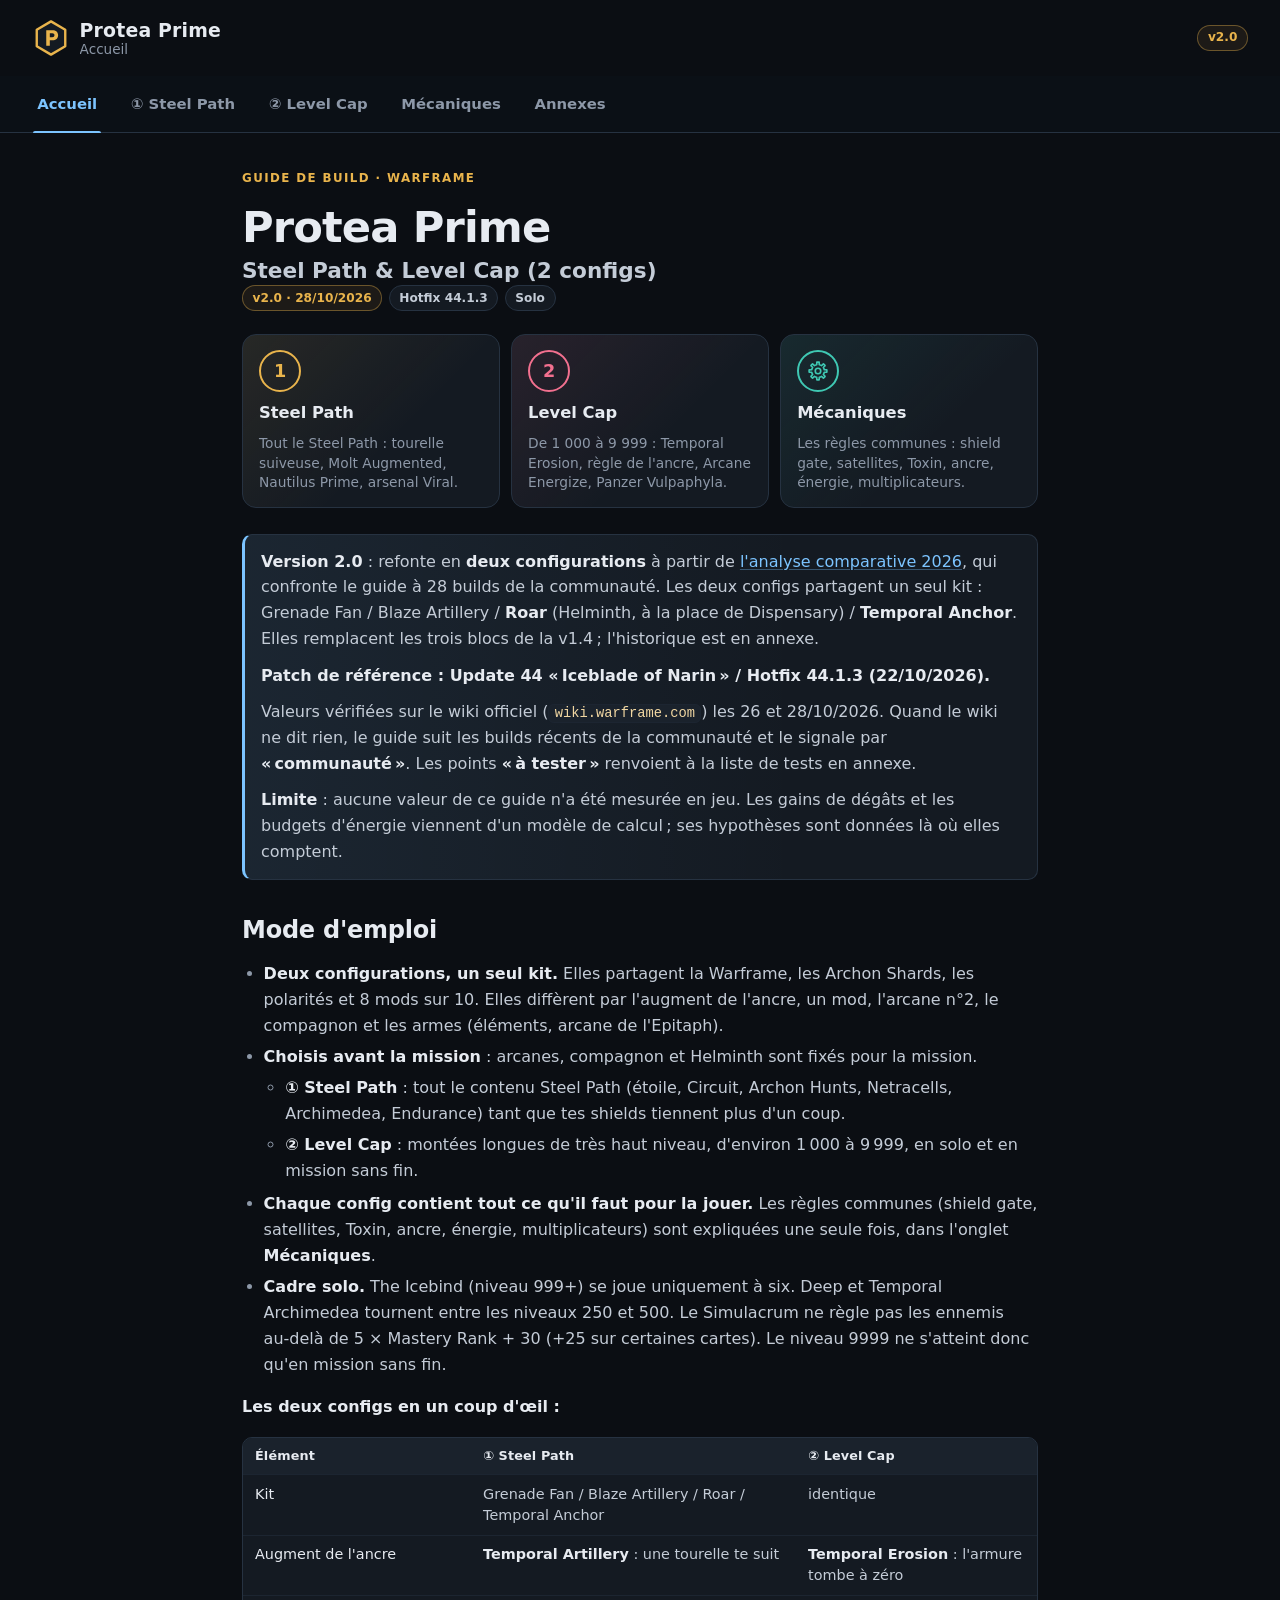
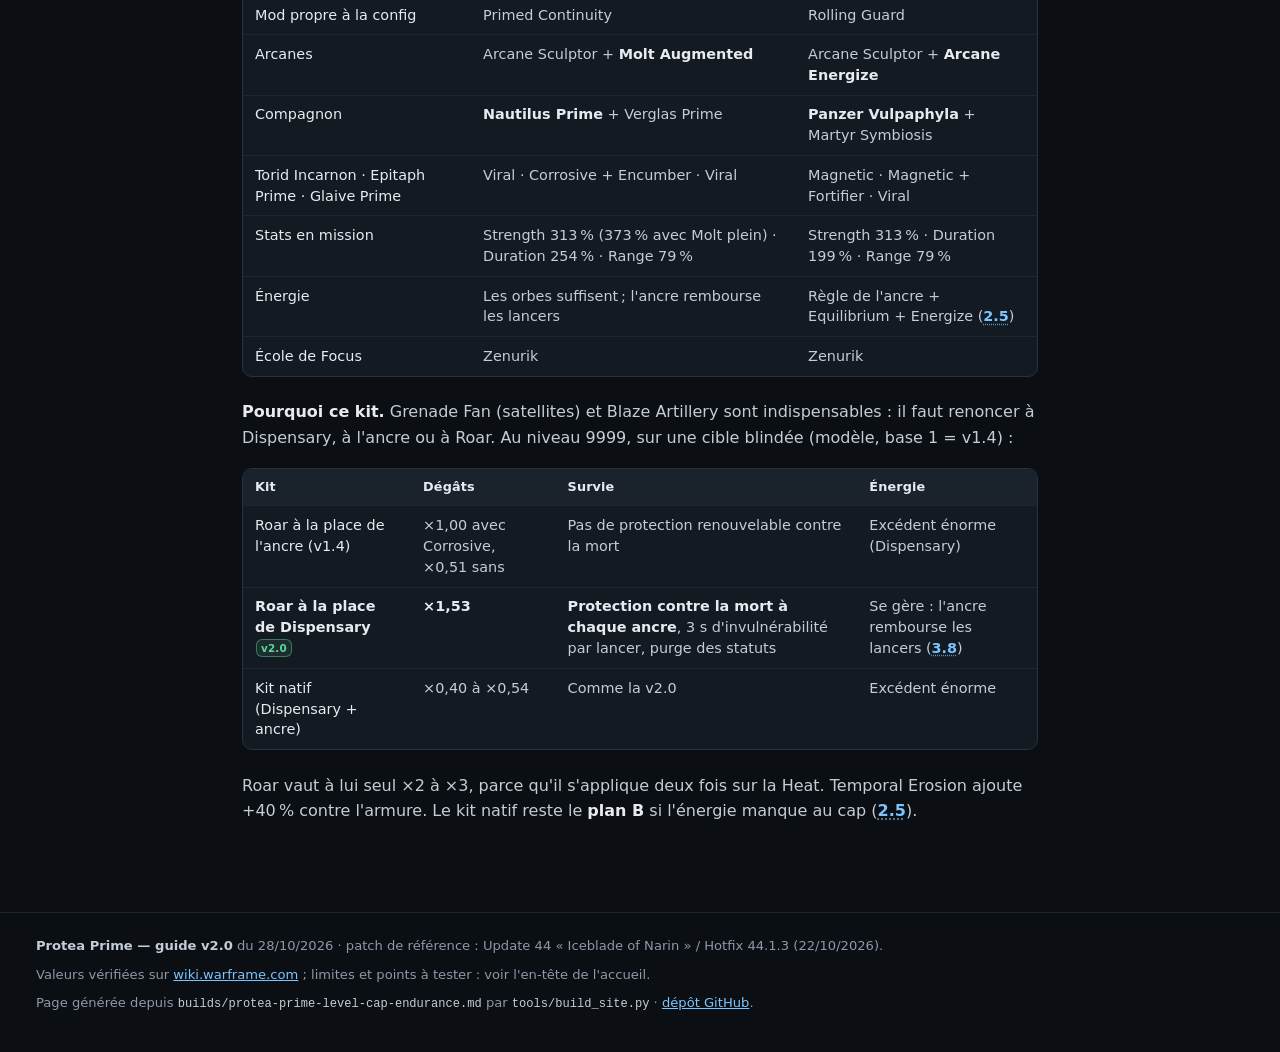
<file: docs/index.html>
<!doctype html>
<html lang="fr">
<head>
<meta charset="utf-8">
<meta name="viewport" content="width=device-width, initial-scale=1, viewport-fit=cover">
<title>Protea Prime — Steel Path &amp; Level Cap (2 configs) · v2.0</title>
<meta name="description" content="Guide Protea Prime v2.0 : une configuration Steel Path et une configuration Level Cap (niveaux 1 000 à 9 999), en solo (Hotfix 44.1.3).">
<meta name="theme-color" content="#0b0e13">
<meta name="color-scheme" content="dark">
<meta property="og:type" content="article">
<meta property="og:title" content="Protea Prime — Steel Path &amp; Level Cap (2 configs) · v2.0">
<meta property="og:description" content="Guide Protea Prime v2.0 : une configuration Steel Path et une configuration Level Cap (niveaux 1 000 à 9 999), en solo (Hotfix 44.1.3).">
<link rel="icon" href="assets/icon.svg" type="image/svg+xml">
<link rel="stylesheet" href="assets/style.css?v=e5adb52177">
<script>document.documentElement.classList.add("js")</script>
<script src="assets/app.js?v=c859760478" defer></script>
</head>
<body class="page-guide">
<a class="skip-link" href="#main">Aller au contenu</a>
<header class="site-header"><div class="bar"><a class="brand" href="#accueil"><svg class="logo" viewBox="0 0 64 64" aria-hidden="true" focusable="false"><path d="M32 4 56 18v28L32 60 8 46V18z" fill="#141a22" stroke="#e9b44c" stroke-width="4" stroke-linejoin="round"/><path fill="#e9b44c" fill-rule="evenodd" d="M24 45V19h10.5c5.8 0 9.5 3.3 9.5 8.4S40.3 35.8 34.5 35.8H30V45zm6-20.8v6.4h4.1c2.3 0 3.7-1.2 3.7-3.2s-1.4-3.2-3.7-3.2z"/></svg><span class="brand-text"><span class="brand-name">Protea Prime</span><span class="brand-context" data-context>Steel Path &amp; Level Cap (2 configs)</span></span></a><span class="chip chip-version">v2.0</span><button class="toc-toggle" type="button" aria-expanded="false" hidden><svg class="icon" viewBox="0 0 24 24" aria-hidden="true" focusable="false"><path d="M9 6h11M9 12h11M9 18h11M4.5 6h.01M4.5 12h.01M4.5 18h.01"/></svg><span>Sommaire</span></button></div></header>
<nav class="tabs" aria-label="Sections du guide"><div class="tabs-inner"><a class="tab" href="#accueil" data-tab="accueil" id="tab-accueil" data-accent="home"><span class="tab-ico"><svg class="icon" viewBox="0 0 24 24" aria-hidden="true" focusable="false"><path d="M4 10.5 12 4l8 6.5V20h-5.5v-5.5h-5V20H4z"/></svg></span><span class="tab-short">Accueil</span><span class="tab-long">Accueil</span></a><a class="tab" href="#steel-path" data-tab="steel-path" id="tab-steel-path" data-accent="sp"><span class="tab-ico"><span class="tab-mark">1</span></span><span class="tab-short">Steel Path</span><span class="tab-long">① Steel Path</span></a><a class="tab" href="#level-cap" data-tab="level-cap" id="tab-level-cap" data-accent="lc"><span class="tab-ico"><span class="tab-mark">2</span></span><span class="tab-short">Level Cap</span><span class="tab-long">② Level Cap</span></a><a class="tab" href="#mecaniques" data-tab="mecaniques" id="tab-mecaniques" data-accent="mech"><span class="tab-ico"><svg class="icon" viewBox="0 0 24 24" aria-hidden="true" focusable="false"><path d="M10.6 5.14L10.73 2.38A9.7 9.7 0 0 1 13.27 2.38L13.4 5.14A7 7 0 0 1 15.86 6.16L17.9 4.3A9.7 9.7 0 0 1 19.7 6.1L17.84 8.14A7 7 0 0 1 18.86 10.6L21.62 10.73A9.7 9.7 0 0 1 21.62 13.27L18.86 13.4A7 7 0 0 1 17.84 15.86L19.7 17.9A9.7 9.7 0 0 1 17.9 19.7L15.86 17.84A7 7 0 0 1 13.4 18.86L13.27 21.62A9.7 9.7 0 0 1 10.73 21.62L10.6 18.86A7 7 0 0 1 8.14 17.84L6.1 19.7A9.7 9.7 0 0 1 4.3 17.9L6.16 15.86A7 7 0 0 1 5.14 13.4L2.38 13.27A9.7 9.7 0 0 1 2.38 10.73L5.14 10.6A7 7 0 0 1 6.16 8.14L4.3 6.1A9.7 9.7 0 0 1 6.1 4.3L8.14 6.16A7 7 0 0 1 10.6 5.14Z"/><circle cx="12" cy="12" r="3"/></svg></span><span class="tab-short">Mécaniques</span><span class="tab-long">Mécaniques</span></a><a class="tab" href="#annexes" data-tab="annexes" id="tab-annexes" data-accent="annex"><span class="tab-ico"><svg class="icon" viewBox="0 0 24 24" aria-hidden="true" focusable="false"><path d="M6.5 4H19v13H6.5A2.5 2.5 0 0 0 4 19.5v-13A2.5 2.5 0 0 1 6.5 4z"/><path d="M4 19.5A2.5 2.5 0 0 0 6.5 22H19v-5"/></svg></span><span class="tab-short">Annexes</span><span class="tab-long">Annexes</span></a></div></nav>
<main id="main" tabindex="-1">
<section class="panel accent-home" id="accueil" data-label="Accueil" data-title="Protea Prime — Steel Path &amp; Level Cap (2 configs) · v2.0" aria-label="Accueil"><div class="panel-inner"><article class="prose"><header class="hero"><p class="hero-kicker">Guide de build · Warframe</p><h1>Protea Prime<span class="sub">Steel Path &amp; Level Cap (2 configs)</span></h1><p class="hero-meta"><span class="chip chip-version">v2.0 · 28/10/2026</span><span class="chip">Hotfix 44.1.3</span><span class="chip">Solo</span></p></header><nav class="cards" aria-label="Configurations"><a class="card accent-sp" href="#steel-path"><span class="card-num">1</span><span class="card-title">Steel Path</span><span class="card-text">Tout le Steel Path : tourelle suiveuse, Molt Augmented, Nautilus Prime, arsenal Viral.</span></a><a class="card accent-lc" href="#level-cap"><span class="card-num">2</span><span class="card-title">Level Cap</span><span class="card-text">De 1 000 à 9 999 : Temporal Erosion, règle de l&#x27;ancre, Arcane Energize, Panzer Vulpaphyla.</span></a><a class="card accent-mech" href="#mecaniques"><span class="card-num"><svg class="icon" viewBox="0 0 24 24" aria-hidden="true" focusable="false"><path d="M10.6 5.14L10.73 2.38A9.7 9.7 0 0 1 13.27 2.38L13.4 5.14A7 7 0 0 1 15.86 6.16L17.9 4.3A9.7 9.7 0 0 1 19.7 6.1L17.84 8.14A7 7 0 0 1 18.86 10.6L21.62 10.73A9.7 9.7 0 0 1 21.62 13.27L18.86 13.4A7 7 0 0 1 17.84 15.86L19.7 17.9A9.7 9.7 0 0 1 17.9 19.7L15.86 17.84A7 7 0 0 1 13.4 18.86L13.27 21.62A9.7 9.7 0 0 1 10.73 21.62L10.6 18.86A7 7 0 0 1 8.14 17.84L6.1 19.7A9.7 9.7 0 0 1 4.3 17.9L6.16 15.86A7 7 0 0 1 5.14 13.4L2.38 13.27A9.7 9.7 0 0 1 2.38 10.73L5.14 10.6A7 7 0 0 1 6.16 8.14L4.3 6.1A9.7 9.7 0 0 1 6.1 4.3L8.14 6.16A7 7 0 0 1 10.6 5.14Z"/><circle cx="12" cy="12" r="3"/></svg></span><span class="card-title">Mécaniques</span><span class="card-text">Les règles communes : shield gate, satellites, Toxin, ancre, énergie, multiplicateurs.</span></a></nav><blockquote class="callout">
<p><strong>Version 2.0</strong> : refonte en <strong>deux configurations</strong> à partir de <a href="analyse.html">l'analyse comparative 2026</a>, qui confronte le guide à 28 builds de la communauté. Les deux configs partagent un seul kit : Grenade Fan / Blaze Artillery / <strong>Roar</strong> (Helminth, à la place de Dispensary) / <strong>Temporal Anchor</strong>. Elles remplacent les trois blocs de la v1.4 ; l'historique est en annexe.</p>
<p><strong>Patch de référence : Update 44 « Iceblade of Narin » / Hotfix 44.1.3 (22/10/2026).</strong></p>
<p>Valeurs vérifiées sur le wiki officiel (<code>wiki.warframe.com</code>) les 26 et 28/10/2026. Quand le wiki ne dit rien, le guide suit les builds récents de la communauté et le signale par <strong>« communauté »</strong>. Les points <strong>« à tester »</strong> renvoient à la liste de tests en annexe.</p>
<p><strong>Limite</strong> : aucune valeur de ce guide n'a été mesurée en jeu. Les gains de dégâts et les budgets d'énergie viennent d'un modèle de calcul ; ses hypothèses sont données là où elles comptent.</p>
</blockquote>
<h2 id="mode-d-emploi">Mode d'emploi<a class="h-anchor" href="#mode-d-emploi" aria-hidden="true" tabindex="-1">#</a></h2>
<ul>
<li><strong>Deux configurations, un seul kit.</strong> Elles partagent la Warframe, les Archon Shards, les polarités et 8 mods sur 10. Elles diffèrent par l'augment de l'ancre, un mod, l'arcane n°2, le compagnon et les armes (éléments, arcane de l'Epitaph).</li>
<li><strong>Choisis avant la mission</strong> : arcanes, compagnon et Helminth sont fixés pour la mission.
<ul>
<li><strong>① Steel Path</strong> : tout le contenu Steel Path (étoile, Circuit, Archon Hunts, Netracells, Archimedea, Endurance) tant que tes shields tiennent plus d'un coup.</li>
<li><strong>② Level Cap</strong> : montées longues de très haut niveau, d'environ 1 000 à 9 999, en solo et en mission sans fin.</li>
</ul>
</li>
<li><strong>Chaque config contient tout ce qu'il faut pour la jouer.</strong> Les règles communes (shield gate, satellites, Toxin, ancre, énergie, multiplicateurs) sont expliquées une seule fois, dans l'onglet <strong>Mécaniques</strong>.</li>
<li><strong>Cadre solo.</strong> The Icebind (niveau 999+) se joue uniquement à six. Deep et Temporal Archimedea tournent entre les niveaux 250 et 500. Le Simulacrum ne règle pas les ennemis au‑delà de 5 × Mastery Rank + 30 (+25 sur certaines cartes). Le niveau 9999 ne s'atteint donc qu'en mission sans fin.</li>
</ul>
<p><strong>Les deux configs en un coup d'œil :</strong></p>
<div class="table-wrap stack"><table>
<thead>
<tr>
<th>Élément</th>
<th>① Steel Path</th>
<th>② Level Cap</th>
</tr>
</thead>
<tbody>
<tr>
<td data-label="Élément">Kit</td>
<td data-label="① Steel Path">Grenade Fan / Blaze Artillery / Roar / Temporal Anchor</td>
<td data-label="② Level Cap">identique</td>
</tr>
<tr>
<td data-label="Élément">Augment de l'ancre</td>
<td data-label="① Steel Path"><strong>Temporal Artillery</strong> : une tourelle te suit</td>
<td data-label="② Level Cap"><strong>Temporal Erosion</strong> : l'armure tombe à zéro</td>
</tr>
<tr>
<td data-label="Élément">Mod propre à la config</td>
<td data-label="① Steel Path">Primed Continuity</td>
<td data-label="② Level Cap">Rolling Guard</td>
</tr>
<tr>
<td data-label="Élément">Arcanes</td>
<td data-label="① Steel Path">Arcane Sculptor + <strong>Molt Augmented</strong></td>
<td data-label="② Level Cap">Arcane Sculptor + <strong>Arcane Energize</strong></td>
</tr>
<tr>
<td data-label="Élément">Compagnon</td>
<td data-label="① Steel Path"><strong>Nautilus Prime</strong> + Verglas Prime</td>
<td data-label="② Level Cap"><strong>Panzer Vulpaphyla</strong> + Martyr Symbiosis</td>
</tr>
<tr>
<td data-label="Élément">Torid Incarnon · Epitaph Prime · Glaive Prime</td>
<td data-label="① Steel Path">Viral · Corrosive + Encumber · Viral</td>
<td data-label="② Level Cap">Magnetic · Magnetic + Fortifier · Viral</td>
</tr>
<tr>
<td data-label="Élément">Stats en mission</td>
<td data-label="① Steel Path">Strength 313 % (373 % avec Molt plein) · Duration 254 % · Range 79 %</td>
<td data-label="② Level Cap">Strength 313 % · Duration 199 % · Range 79 %</td>
</tr>
<tr>
<td data-label="Élément">Énergie</td>
<td data-label="① Steel Path">Les orbes suffisent ; l'ancre rembourse les lancers</td>
<td data-label="② Level Cap">Règle de l'ancre + Equilibrium + Energize (<a href="#s2-5" class="xref">2.5</a>)</td>
</tr>
<tr>
<td data-label="Élément">École de Focus</td>
<td data-label="① Steel Path">Zenurik</td>
<td data-label="② Level Cap">Zenurik</td>
</tr>
</tbody>
</table></div>
<p><strong>Pourquoi ce kit.</strong> Grenade Fan (satellites) et Blaze Artillery sont indispensables : il faut renoncer à Dispensary, à l'ancre ou à Roar. Au niveau 9999, sur une cible blindée (modèle, base 1 = v1.4) :</p>
<div class="table-wrap stack"><table>
<thead>
<tr>
<th>Kit</th>
<th>Dégâts</th>
<th>Survie</th>
<th>Énergie</th>
</tr>
</thead>
<tbody>
<tr>
<td data-label="Kit">Roar à la place de l'ancre (v1.4)</td>
<td data-label="Dégâts">×1,00 avec Corrosive, ×0,51 sans</td>
<td data-label="Survie">Pas de protection renouvelable contre la mort</td>
<td data-label="Énergie">Excédent énorme (Dispensary)</td>
</tr>
<tr>
<td data-label="Kit"><strong>Roar à la place de Dispensary <span class="tag-new" title="Ajouté ou corrigé en v2.0">v2.0</span></strong></td>
<td data-label="Dégâts"><strong>×1,53</strong></td>
<td data-label="Survie"><strong>Protection contre la mort à chaque ancre</strong>, 3 s d'invulnérabilité par lancer, purge des statuts</td>
<td data-label="Énergie">Se gère : l'ancre rembourse les lancers (<a href="#s3-8" class="xref">3.8</a>)</td>
</tr>
<tr>
<td data-label="Kit">Kit natif (Dispensary + ancre)</td>
<td data-label="Dégâts">×0,40 à ×0,54</td>
<td data-label="Survie">Comme la v2.0</td>
<td data-label="Énergie">Excédent énorme</td>
</tr>
</tbody>
</table></div>
<p>Roar vaut à lui seul ×2 à ×3, parce qu'il s'applique deux fois sur la Heat. Temporal Erosion ajoute +40 % contre l'armure. Le kit natif reste le <strong>plan B</strong> si l'énergie manque au cap (<a href="#s2-5" class="xref">2.5</a>).</p>
</article></div></section>
<section class="panel accent-sp has-toc" id="steel-path" data-aliases="bloc-1 bloc-2" data-label="① Steel Path" data-title="① Steel Path · Protea Prime v2.0" aria-label="① Steel Path"><div class="panel-inner"><nav class="toc" id="toc-steel-path" aria-label="Sommaire : ① Steel Path"><div class="toc-head"><span class="toc-title">Sommaire</span><button class="toc-close" type="button" aria-label="Fermer le sommaire"><svg class="icon" viewBox="0 0 24 24" aria-hidden="true" focusable="false"><path d="M6 6l12 12M18 6 6 18"/></svg></button></div><ol class="toc-list"><li><a href="#s1-1"><span class="toc-num">1.1</span><span class="toc-text">Fiche</span></a></li><li><a href="#s1-2"><span class="toc-num">1.2</span><span class="toc-text">Mods et polarités</span></a></li><li><a href="#s1-3"><span class="toc-num">1.3</span><span class="toc-text">Arcanes et shards</span></a></li><li><a href="#s1-4"><span class="toc-num">1.4</span><span class="toc-text">Valeurs des compétences</span></a></li><li><a href="#s1-5"><span class="toc-num">1.5</span><span class="toc-text">Jouer la config</span></a></li><li><a href="#s1-6"><span class="toc-num">1.6</span><span class="toc-text">Compagnon : Nautilus Prime + Verglas Prime</span></a></li><li><a href="#s1-7"><span class="toc-num">1.7</span><span class="toc-text">Armes</span></a></li><li><a href="#s1-8"><span class="toc-num">1.8</span><span class="toc-text">Swaps par faction</span></a></li><li><a href="#s1-9"><span class="toc-num">1.9</span><span class="toc-text">Moments critiques et erreurs</span></a></li></ol></nav><article class="prose"><h2 id="1-config-steel-path">① CONFIG STEEL PATH<a class="h-anchor" href="#1-config-steel-path" aria-hidden="true" tabindex="-1">#</a></h2>
<blockquote class="callout">
<p><strong>Tout le contenu Steel Path, en mobilité.</strong> La tourelle suiveuse te suit à 360°, l'ancre te protège et rembourse tes lancers, Molt Augmented pousse Roar à +112 %. L'énergie vient des orbes : en Steel Path, elles suffisent largement.</p>
</blockquote>
<h3 id="s1-1">1.1 Fiche<a class="h-anchor" href="#s1-1" aria-hidden="true" tabindex="-1">#</a></h3>
<div class="table-wrap"><table>
<thead>
<tr>
<th>Élément</th>
<th>Choix</th>
</tr>
</thead>
<tbody>
<tr>
<td data-label="Élément">Warframe</td>
<td data-label="Choix"><strong>Protea Prime</strong> (vaultée : reliques via Prime Resurgence). Protea standard : même build, +1 Forma</td>
</tr>
<tr>
<td data-label="Élément">Kit</td>
<td data-label="Choix">Grenade Fan / Blaze Artillery / <strong>Roar</strong> (Helminth : Rhino, à la place de Dispensary) / Temporal Anchor</td>
</tr>
<tr>
<td data-label="Élément">Aura / Exilus</td>
<td data-label="Choix">Growing Power / Primed Sure Footed</td>
</tr>
<tr>
<td data-label="Élément">8 mods</td>
<td data-label="Choix">Archon Vitality, Blind Rage, Umbral Intensify, Primed Continuity, Narrow Minded, Stretch, Equilibrium, <strong>Temporal Artillery</strong></td>
</tr>
<tr>
<td data-label="Élément">Arcanes</td>
<td data-label="Choix"><strong>Arcane Sculptor</strong> + <strong>Molt Augmented</strong></td>
</tr>
<tr>
<td data-label="Élément">Archon Shards</td>
<td data-label="Choix">3 Tauforged Crimson (Ability Strength) + 2 Tauforged Amber (Casting Speed)</td>
</tr>
<tr>
<td data-label="Élément">Stats</td>
<td data-label="Choix">Strength <strong>288 %</strong> en Arsenal → <strong>313 %</strong> en mission → <strong>373 %</strong> avec Molt plein · Duration <strong>254 %</strong> · Range <strong>79 %</strong> · Efficiency 45 % (<strong>175 %</strong> sous Sculptor)</td>
</tr>
<tr>
<td data-label="Élément">Survie</td>
<td data-label="Choix">Shields 555 · Health 740 · Armor 185 · Energy 250 (départ à 75)</td>
</tr>
<tr>
<td data-label="Élément">Compagnon</td>
<td data-label="Choix">Nautilus Prime + Verglas Prime (<a href="#s1-6" class="xref">1.6</a>)</td>
</tr>
<tr>
<td data-label="Élément">Armes</td>
<td data-label="Choix">Torid Incarnon (Viral) · Epitaph Prime (Corrosive, Secondary Encumber) · Glaive Prime (Viral)</td>
</tr>
<tr>
<td data-label="Élément">École de Focus</td>
<td data-label="Choix">Zenurik : Energy Pulse et Inner Might (<a href="#s3-8" class="xref">3.8</a>)</td>
</tr>
</tbody>
</table></div>
<h3 id="s1-2">1.2 Mods et polarités<a class="h-anchor" href="#s1-2" aria-hidden="true" tabindex="-1">#</a></h3>
<div class="table-wrap stack num-first wide"><table>
<thead>
<tr>
<th class="nw">Slot</th>
<th>Mod</th>
<th>Polarité</th>
<th class="nw">Rang</th>
<th class="nw">Coût</th>
<th>Effet</th>
<th>Rôle</th>
</tr>
</thead>
<tbody>
<tr>
<td data-label="Slot" class="nw">Aura</td>
<td data-label="Mod"><strong>Growing Power</strong></td>
<td data-label="Polarité">Universelle (innée)</td>
<td data-label="Rang" class="nw">5</td>
<td data-label="Coût" class="nw">+14</td>
<td data-label="Effet">+25 % Strength 6 s sur statut d'<strong>arme</strong></td>
<td data-label="Rôle">Toujours actif grâce à l'Epitaph et à Verglas</td>
</tr>
<tr>
<td data-label="Slot" class="nw">Exilus</td>
<td data-label="Mod"><strong>Primed Sure Footed</strong></td>
<td data-label="Polarité">Vazarin (Forma)</td>
<td data-label="Rang" class="nw">10</td>
<td data-label="Coût" class="nw">8</td>
<td data-label="Effet">+100 % de résistance au knockdown et au stagger</td>
<td data-label="Rôle">Annule l'auto‑stagger de l'Epitaph et du Glaive</td>
</tr>
<tr>
<td data-label="Slot" class="nw">1</td>
<td data-label="Mod"><strong>Blind Rage</strong></td>
<td data-label="Polarité">Madurai (innée)</td>
<td data-label="Rang" class="nw">10</td>
<td data-label="Coût" class="nw">8</td>
<td data-label="Effet">+99 % Strength / −55 % Efficiency</td>
<td data-label="Rôle">Malus annulé par Sculptor</td>
</tr>
<tr>
<td data-label="Slot" class="nw">2</td>
<td data-label="Mod"><strong>Stretch</strong></td>
<td data-label="Polarité">Naramon (innée)</td>
<td data-label="Rang" class="nw">5</td>
<td data-label="Coût" class="nw">5</td>
<td data-label="Effet">+45 % Range</td>
<td data-label="Rôle">Ramène la Range à 79 %</td>
</tr>
<tr>
<td data-label="Slot" class="nw">3</td>
<td data-label="Mod"><strong>Equilibrium</strong></td>
<td data-label="Polarité">Naramon (innée)</td>
<td data-label="Rang" class="nw">10</td>
<td data-label="Coût" class="nw">7</td>
<td data-label="Effet">Orbes de vie → +110 % d'énergie</td>
<td data-label="Rôle">Orbes des Eximus et de Synth Deconstruct (<a href="#s3-8" class="xref">3.8</a>)</td>
</tr>
<tr>
<td data-label="Slot" class="nw">4</td>
<td data-label="Mod"><strong>Archon Vitality</strong></td>
<td data-label="Polarité">Vazarin (Forma)</td>
<td data-label="Rang" class="nw">10</td>
<td data-label="Coût" class="nw">8</td>
<td data-label="Effet">+100 % Health ; Heat des compétences appliquée deux fois</td>
<td data-label="Rôle">Double la Heat des tourelles (<a href="#s3-7" class="xref">3.7</a>)</td>
</tr>
<tr>
<td data-label="Slot" class="nw">5</td>
<td data-label="Mod"><strong>Umbral Intensify</strong></td>
<td data-label="Polarité">Umbra (Forma)</td>
<td data-label="Rang" class="nw">10</td>
<td data-label="Coût" class="nw">8</td>
<td data-label="Effet">+44 % Strength</td>
<td data-label="Rôle" class="empty"></td>
</tr>
<tr>
<td data-label="Slot" class="nw">6</td>
<td data-label="Mod"><strong>Primed Continuity</strong></td>
<td data-label="Polarité">Madurai (Forma)</td>
<td data-label="Rang" class="nw">10</td>
<td data-label="Coût" class="nw">7</td>
<td data-label="Effet">+55 % Duration</td>
<td data-label="Rôle">Tourelles fixes, ancre, Roar</td>
</tr>
<tr>
<td data-label="Slot" class="nw">7</td>
<td data-label="Mod"><strong>Narrow Minded</strong></td>
<td data-label="Polarité">Vazarin (Forma)</td>
<td data-label="Rang" class="nw">10</td>
<td data-label="Coût" class="nw">8</td>
<td data-label="Effet">+99 % Duration / −66 % Range</td>
<td data-label="Rôle">Le plus gros gain de durée</td>
</tr>
<tr>
<td data-label="Slot" class="nw">8</td>
<td data-label="Mod"><strong>Temporal Artillery</strong></td>
<td data-label="Polarité">Zenurik (Forma)</td>
<td data-label="Rang" class="nw">3</td>
<td data-label="Coût" class="nw">5</td>
<td data-label="Effet">À l'activation de l'ancre, une tourelle te suit (<a href="#s3-5" class="xref">3.5</a>)</td>
<td data-label="Rôle">Mobilité à 360°</td>
</tr>
<tr>
<td data-label="Slot" class="nw"><strong>Total</strong></td>
<td data-label="Mod" class="empty"></td>
<td data-label="Polarité" class="empty"></td>
<td data-label="Rang" class="nw empty"></td>
<td data-label="Coût" class="nw"><strong>64 / 74</strong></td>
<td data-label="Effet" class="empty"></td>
<td data-label="Rôle" class="empty"></td>
</tr>
</tbody>
</table></div>
<ul>
<li><strong>6 Forma</strong> : 3 Vazarin (exilus, slots 4 et 7), 1 Madurai (slot 6), 1 Umbra (slot 5), 1 Zenurik (slot 8). Ce sont les mêmes polarités que la config ② : seuls les slots 6 et 8 changent de mod.</li>
<li><strong>Pas de Rolling Guard ici</strong> : l'ancre donne déjà 3 s d'invulnérabilité à chaque lancer, une protection contre la mort et une purge des statuts. Pour Archimedea ou les cartes pleines de Toxin, remplace Primed Continuity par Rolling Guard (coût 15 en slot Madurai, Duration 199 %).</li>
<li><strong>Sans Umbra Forma</strong> : Intensify (+30 %) à la place d'Umbral Intensify, soit Strength 274 % en Arsenal.</li>
<li><strong>Protea non‑Prime</strong> (une seule Naramon innée) : une Forma Naramon de plus.</li>
</ul>
<h3 id="s1-3">1.3 Arcanes et shards<a class="h-anchor" href="#s1-3" aria-hidden="true" tabindex="-1">#</a></h3>
<div class="table-wrap stack"><table>
<thead>
<tr>
<th>Arcane</th>
<th>Effet (R5)</th>
<th>Pourquoi</th>
</tr>
</thead>
<tbody>
<tr>
<td data-label="Arcane"><strong>Arcane Sculptor</strong></td>
<td data-label="Effet (R5)">À la création d'un objet par une compétence, Efficiency verrouillée à <strong>175 %</strong> pendant 12 s</td>
<td data-label="Pourquoi">Grenade Fan et Blaze Artillery créent des objets : avec une tourelle toutes les ~2,5 s, l'effet est permanent et chaque lancer coûte 25 %. L'ancre n'est pas un objet et ne le déclenche pas. Achat : Hunhow (Pontis Tower, Uranus Proxima), 10 Emerald Talent + 10 Crimson Talent</td>
</tr>
<tr>
<td data-label="Arcane"><strong>Molt Augmented</strong></td>
<td data-label="Effet (R5)">+0,24 % Strength par kill, 250 stacks = <strong>+60 %</strong>, conservés jusqu'à la mort</td>
<td data-label="Pourquoi">Plein en moins de 2 minutes : Roar passe de +94 % à +112 %</td>
</tr>
</tbody>
</table></div>
<ul>
<li><strong>Sans Arcane Sculptor</strong>, chaque lancer coûte 6 fois plus cher (ancre 155, tourelle 77,5) : achète‑le avant de jouer ce build. En attendant, mets Arcane Energize à la place de Molt Augmented et Streamline à la place de Stretch (Efficiency 75 %, Range 34 %).</li>
</ul>
<div class="table-wrap stack"><table>
<thead>
<tr>
<th>Shard (Tauforged)</th>
<th>Bonus</th>
<th>Pourquoi</th>
</tr>
</thead>
<tbody>
<tr>
<td data-label="Shard (Tauforged)">3 × Crimson</td>
<td data-label="Bonus">+15 % Ability Strength chacun</td>
<td data-label="Pourquoi">Avec Roar, +1 Crimson Strength vaut ×1,10 sur la Heat, contre ×1,06 pour un Crimson Duration</td>
</tr>
<tr>
<td data-label="Shard (Tauforged)">2 × Amber</td>
<td data-label="Bonus">+37,5 % Casting Speed chacun</td>
<td data-label="Pourquoi">Accélère l'activation et le rembobinage de l'ancre (wiki) et réduit les temps d'exposition</td>
</tr>
</tbody>
</table></div>
<ul>
<li><strong>Les shards sont posés sur la Warframe</strong> : les deux configs utilisent les mêmes. Les retirer coûte des sécrétions (15 % pour un shard normal, 30 % pour un Tauforged).</li>
<li><strong>Pas d'Azure</strong> (communauté) : aucun des 28 builds analysés n'en prend trois, et cinq d'entre eux rapportent un gate doublé (5 s) dès qu'un satellite est accroché. <strong>À tester (T2)</strong>. Si les overshields ne comptent pas dans le gate, reviens à 3 Azure + 2 Crimson Strength (gate de 2,5 s, cf. <a href="#s3-1" class="xref">3.1</a>).</li>
</ul>
<h3 id="s1-4">1.4 Valeurs des compétences<a class="h-anchor" href="#s1-4" aria-hidden="true" tabindex="-1">#</a></h3>
<p>Strength 313 % ; entre parenthèses, avec Molt plein (373 %).</p>
<div class="table-wrap stack"><table>
<thead>
<tr>
<th>Compétence</th>
<th>Coût (1er lancer / Sculptor)</th>
<th>Valeurs clés</th>
</tr>
</thead>
<tbody>
<tr>
<td data-label="Compétence"><strong>Grenade Fan</strong> (1), <em>hold</em> : satellites ×4, <em>tap</em> : Shrapnel Vortex ×3</td>
<td data-label="Coût (1er lancer / Sculptor)">38,75 / <strong>6,25</strong></td>
<td data-label="Valeurs clés">Satellite : <strong>+1 565 shields</strong> à l'accroche (1 865), puis +157/s (187), dans la limite d'Overshield (1 200). Durée de vie fixe 13 s, rayon de capture 3,95 m, posés <strong>par paires</strong> (<a href="#s3-2" class="xref">3.2</a>). Vortex : 1 565 Slash/s (1 865), stagger à chaque tick, 33 s</td>
</tr>
<tr>
<td data-label="Compétence"><strong>Blaze Artillery</strong> (2)</td>
<td data-label="Coût (1er lancer / Sculptor)">77,5 / <strong>12,5</strong></td>
<td data-label="Valeurs clés"><strong>1 565 Heat</strong> par tir (1 865), <strong>+100 % par ennemi touché</strong> (cumulatif), 3 tirs/s, <strong>7,62 s</strong> (≈ 23 tirs), 23,7 m, cône de 130°, 3 tourelles max, perforation des corps, Heat garantie (deux stacks avec Archon Vitality)</td>
</tr>
<tr>
<td data-label="Compétence"><strong>Roar</strong> (3, Helminth)</td>
<td data-label="Coût (1er lancer / Sculptor)">116,25 / <strong>18,75</strong></td>
<td data-label="Valeurs clés"><strong>+94 %</strong> (+112 %) ; <strong>+124 %</strong> (+142 %) sur le 4e lancer ; 76 s. ×1,94 sur les coups directs, ×3,76 sur la Heat (×2,12 et ×4,49 avec Molt plein)</td>
</tr>
<tr>
<td data-label="Compétence"><strong>Temporal Anchor</strong> (4)</td>
<td data-label="Coût (1er lancer / Sculptor)">155 / <strong>25</strong></td>
<td data-label="Valeurs clés"><strong>20,3 s</strong> · 3 s d'invulnérabilité au lancer · protection contre la mort · au rembobinage : énergie, shields, santé, munitions et combo restaurés, statuts purgés · implosion : 78 % (93 %) des dégâts enregistrés, 11,85 m (<a href="#s3-4" class="xref">3.4</a>)</td>
</tr>
<tr>
<td data-label="Compétence"><strong>Tourelle suiveuse</strong> (Temporal Artillery)</td>
<td data-label="Coût (1er lancer / Sculptor)">—</td>
<td data-label="Valeurs clés">Vise à 360° dans 23,7 m ; combo plafonné à 20×, soit <strong>31 300 Heat par tir</strong> (37 300) ; son minuteur est figé tant que l'ancre tient</td>
</tr>
</tbody>
</table></div>
<h3 id="s1-5">1.5 Jouer la config<a class="h-anchor" href="#s1-5" aria-hidden="true" tabindex="-1">#</a></h3>
<p><strong>Ouverture (75 d'énergie au départ)</strong></p>
<ol>
<li><strong>Un tir d'Epitaph</strong> sur le premier groupe : Growing Power s'active pour 6 s.</li>
<li><strong>Grenade Fan, satellites</strong> (38,75, ou gratuit si Inner Might est disponible). Attends que les grenades se posent : Sculptor ne s'active qu'une fois les satellites apparus.</li>
<li><strong>Blaze Artillery</strong> près de toi (12,5).</li>
<li><strong>Temporal Anchor</strong> (25) : la tourelle la plus proche s'attache à toi.</li>
<li><strong>Roar</strong> (18,75) : c'est le 4e lancer, donc <strong>+124 %</strong> (+142 % avec Molt plein).</li>
</ol>
<p>Sans Inner Might, la séquence coûte 95 pour 75 au départ : après l'étape 3, il reste 23,75 et l'ancre en coûte 25. Ramasse une orbe ou utilise un Energy Restore avant l'ancre.</p>
<p><strong>Boucle</strong></p>
<div class="table-wrap stack"><table>
<thead>
<tr>
<th>Action</th>
<th>Fréquence</th>
<th>Détail</th>
</tr>
</thead>
<tbody>
<tr>
<td data-label="Action"><strong>Ancre</strong></td>
<td data-label="Fréquence">toutes les ~18 s</td>
<td data-label="Détail"><strong>En mouvement</strong> : à ~2 s de la fin, maintiens 4 (annulation sans rembobinage), puis relance aussitôt. La même tourelle se rattache (communauté). <strong>À l'arrêt</strong> : laisse l'ancre rembobiner ; tout ce que tu as lancé pendant l'ancre t'est rendu</td>
</tr>
<tr>
<td data-label="Action"><strong>Tourelles fixes</strong></td>
<td data-label="Fréquence">2 voies, relance à l'expiration (7,6 s)</td>
<td data-label="Détail">Ajoutées à la suiveuse, elles tiennent 3 voies distinctes : empiler 3 tourelles au même endroit ne fait que ×2</td>
</tr>
<tr>
<td data-label="Action"><strong>Satellites</strong></td>
<td data-label="Fréquence">10–13 s au calme, ≤ 5 s sous feu dense</td>
<td data-label="Détail">Une paire = une station (<a href="#s3-2" class="xref">3.2</a>)</td>
</tr>
<tr>
<td data-label="Action"><strong>Tir d'arme à statut</strong></td>
<td data-label="Fréquence">toutes les ≤ 6 s</td>
<td data-label="Détail">Garde Growing Power actif</td>
</tr>
<tr>
<td data-label="Action"><strong>Roar</strong></td>
<td data-label="Fréquence">toutes les 76 s</td>
<td data-label="Détail">Sur un 4e lancer (<a href="#s3-6" class="xref">3.6</a>)</td>
</tr>
</tbody>
</table></div>
<p><strong>Énergie.</strong> En Steel Path, les orbes suffisent : chaque Eximus rapporte ≈ 160 d'énergie avec Equilibrium, chaque kill normal ≈ 2,4 en moyenne. À l'arrêt, laisse rembobiner : tout lancer devient gratuit, pour −25 par ancre. Ne ramasse pas d'orbes pendant une ancre que tu vas laisser rembobiner : le rembobinage les efface (<a href="#s3-8" class="xref">3.8</a>).</p>
<p><strong>Fin de la config.</strong> Quand chaque coup vide tes shields et que la sentinelle ne survit plus, la config ① a atteint sa limite. Termine la mission et repars en ②.</p>
<h3 id="s1-6">1.6 Compagnon : Nautilus Prime + Verglas Prime<a class="h-anchor" href="#s1-6" aria-hidden="true" tabindex="-1">#</a></h3>
<p><strong>Pourquoi :</strong></p>
<ul>
<li><strong>Cordon</strong> regroupe les ennemis dans un rayon de 30 m autour de la cible (recharge 15 s). Une tourelle gagne +100 % par ennemi touché à chaque tir : regrouper k ennemis sur sa ligne multiplie ce gain par k.</li>
<li><strong>Synth Deconstruct</strong> fait tomber des orbes de vie (55 d'énergie chacune avec Equilibrium).</li>
<li><strong>Sacrifice</strong> te relève.</li>
</ul>
<p><strong>Investissement :</strong> Orokin Reactor · <strong>2 Forma Vazarin</strong> (polarités innées : Penjaga ×4, Vazarin ×1) — <strong>58/60</strong>.</p>
<div class="table-wrap stack num-first"><table>
<thead>
<tr>
<th class="nw">#</th>
<th>Mod</th>
<th>Polarité / coût</th>
<th>Rôle</th>
</tr>
</thead>
<tbody>
<tr>
<td data-label="#" class="nw">1</td>
<td data-label="Mod"><strong>Cordon</strong></td>
<td data-label="Polarité / coût">Penjaga / 4</td>
<td data-label="Rôle">Regroupe toutes les 15 s (moins avec Manifold Bond)</td>
</tr>
<tr>
<td data-label="#" class="nw">2</td>
<td data-label="Mod"><strong>Assault Mode</strong></td>
<td data-label="Polarité / coût">vierge / 5</td>
<td data-label="Rôle">Verglas tire en continu : Growing Power à 100 % et Viral</td>
</tr>
<tr>
<td data-label="#" class="nw">3</td>
<td data-label="Mod"><strong>Vacuum</strong></td>
<td data-label="Polarité / coût">Penjaga / 4</td>
<td data-label="Rôle">Ramasse les orbes à 13,5 m, dont celles des Eximus</td>
</tr>
<tr>
<td data-label="#" class="nw">4</td>
<td data-label="Mod"><strong>Synth Deconstruct</strong></td>
<td data-label="Polarité / coût">vierge / 9</td>
<td data-label="Rôle">25 % d'orbe de vie sur les ennemis touchés par le compagnon</td>
</tr>
<tr>
<td data-label="#" class="nw">5</td>
<td data-label="Mod"><strong>Tenacious Bond</strong></td>
<td data-label="Polarité / coût">vierge / 7</td>
<td data-label="Rôle">+1,2× Critical Damage final sur tes armes (exige le riven de Verglas)</td>
</tr>
<tr>
<td data-label="#" class="nw">6</td>
<td data-label="Mod"><strong>Manifold Bond</strong></td>
<td data-label="Polarité / coût">Vazarin (Forma) / 5</td>
<td data-label="Rôle">−3 s de recharge de Cordon par kill d'un ennemi portant au moins 3 statuts. Cordon n'applique pas les statuts de Verglas (wiki)</td>
</tr>
<tr>
<td data-label="#" class="nw">7</td>
<td data-label="Mod"><strong>Primed Regen</strong></td>
<td data-label="Polarité / coût">Penjaga / 7</td>
<td data-label="Rôle">−35 s de recharge du compagnon, 10 s d'invulnérabilité à la réapparition</td>
</tr>
<tr>
<td data-label="#" class="nw">8</td>
<td data-label="Mod"><strong>Sacrifice</strong></td>
<td data-label="Polarité / coût">Penjaga / 5</td>
<td data-label="Rôle">Te relève à 100 % de santé et de shields en 4 s quand tu tombes à terre</td>
</tr>
<tr>
<td data-label="#" class="nw">9</td>
<td data-label="Mod"><strong>Calculated Redirection</strong></td>
<td data-label="Polarité / coût">Vazarin / 7</td>
<td data-label="Rôle">+250 % de shields pour le compagnon</td>
</tr>
<tr>
<td data-label="#" class="nw">10</td>
<td data-label="Mod"><strong>Restorative Bond</strong></td>
<td data-label="Polarité / coût">Vazarin (Forma) / 5</td>
<td data-label="Rôle">Orbes de vie : +60 PV et −3 s de recharge du compagnon. Moins utile sans Dispensary : c'est le slot à réaffecter en premier</td>
</tr>
</tbody>
</table></div>
<p><strong>Verglas Prime</strong> (Cold 32, CC 14 %, CD 2,2, Status 36 %, 12 ticks/s, 24 m) — Orokin Catalyst · <strong>4 Forma</strong> (2 Madurai, 2 Vazarin ; Naramon innée) — <strong>58/60</strong> :</p>
<div class="table-wrap"><table>
<thead>
<tr>
<th>Slot</th>
<th>Mod</th>
<th>Note</th>
</tr>
</thead>
<tbody>
<tr>
<td data-label="Slot">1 (Naramon)</td>
<td data-label="Mod">Critical Delay (+200 % CC)</td>
<td data-label="Note" class="empty"></td>
</tr>
<tr>
<td data-label="Slot">2 (Madurai)</td>
<td data-label="Mod"><strong>Riven ≥ +57,2 % CC</strong></td>
<td data-label="Note">14 % × (1 + 2,0 + 0,572) = <strong>50 %</strong> : Tenacious Bond actif. Sans riven, plafond à 42 %</td>
</tr>
<tr>
<td data-label="Slot">3 (Vazarin)</td>
<td data-label="Mod"><strong>Primed Cryo Rounds</strong> (+165 % Cold)</td>
<td data-label="Note">1er élément = Cold…</td>
</tr>
<tr>
<td data-label="Slot">4 (vierge)</td>
<td data-label="Mod"><strong>Malignant Force</strong> (+60 % Toxin / +60 % Status)</td>
<td data-label="Note">…2e = Toxin : Viral</td>
</tr>
<tr>
<td data-label="Slot">5 (Vazarin)</td>
<td data-label="Mod">Galvanized Aptitude (+80 % Status)</td>
<td data-label="Note">Status 36 % × 2,4 = 86,4 % par tick</td>
</tr>
<tr>
<td data-label="Slot">6 (Madurai)</td>
<td data-label="Mod">Serration (+165 %)</td>
<td data-label="Note" class="empty"></td>
</tr>
<tr>
<td data-label="Slot">7 (vierge)</td>
<td data-label="Mod">Vital Sense (+120 % CD)</td>
<td data-label="Note" class="empty"></td>
</tr>
<tr>
<td data-label="Slot">8 (vierge)</td>
<td data-label="Mod">Split Chamber (+90 % Multishot)</td>
<td data-label="Note" class="empty"></td>
</tr>
</tbody>
</table></div>
<blockquote class="callout">
<p><strong>Sans riven</strong> : remplace Critical Delay et le riven par Galvanized Chamber et Rifle Elementalist, et Tenacious Bond par Contagious Bond.</p>
</blockquote>
<p><strong>Limite.</strong> Nautilus Prime a 560 PV et 350 shields (1 225 avec Calculated Redirection). Dès qu'un coup suffit à la mettre à terre, Cordon, Assault Mode et Sacrifice s'arrêtent. C'est l'un des signaux pour passer en config ②.</p>
<h3 id="s1-7">1.7 Armes<a class="h-anchor" href="#s1-7" aria-hidden="true" tabindex="-1">#</a></h3>
<p>Acquisition, Forma et mécaniques des trois armes : voir <a href="#s3-10" class="xref">3.10</a>.</p>
<p><strong>Torid Incarnon (Viral)</strong></p>
<div class="table-wrap"><table>
<thead>
<tr>
<th class="nw">Slot</th>
<th class="nw">Polarité</th>
<th>Mod</th>
<th class="nw">Coût</th>
</tr>
</thead>
<tbody>
<tr>
<td data-label="Slot" class="nw">1</td>
<td data-label="Polarité" class="nw">Madurai</td>
<td data-label="Mod">Serration (+165 % dégâts)</td>
<td data-label="Coût" class="nw">7</td>
</tr>
<tr>
<td data-label="Slot" class="nw">2</td>
<td data-label="Polarité" class="nw">Vazarin</td>
<td data-label="Mod"><strong>Primed Cryo Rounds</strong> (+165 % Cold)</td>
<td data-label="Coût" class="nw">8</td>
</tr>
<tr>
<td data-label="Slot" class="nw">3</td>
<td data-label="Polarité" class="nw">Vierge</td>
<td data-label="Mod"><strong>Malignant Force</strong> (+60 % Toxin / +60 % Status)</td>
<td data-label="Coût" class="nw">7</td>
</tr>
<tr>
<td data-label="Slot" class="nw">4</td>
<td data-label="Polarité" class="nw">Vazarin</td>
<td data-label="Mod">Galvanized Aptitude (+80 % Status ; +40 % de dégâts directs par type de statut, ×2)</td>
<td data-label="Coût" class="nw">6</td>
</tr>
<tr>
<td data-label="Slot" class="nw">5</td>
<td data-label="Polarité" class="nw">Naramon</td>
<td data-label="Mod">Critical Delay (+200 % CC / −20 % Fire Rate)</td>
<td data-label="Coût" class="nw">5</td>
</tr>
<tr>
<td data-label="Slot" class="nw">6</td>
<td data-label="Polarité" class="nw">Vierge</td>
<td data-label="Mod">Vital Sense (+120 % CD)</td>
<td data-label="Coût" class="nw">7</td>
</tr>
<tr>
<td data-label="Slot" class="nw">7</td>
<td data-label="Polarité" class="nw">Madurai</td>
<td data-label="Mod">Galvanized Chamber (+80 % Multishot ; +30 % par kill, ×5)</td>
<td data-label="Coût" class="nw">8</td>
</tr>
<tr>
<td data-label="Slot" class="nw">8</td>
<td data-label="Polarité" class="nw">Madurai</td>
<td data-label="Mod">Primed Firestorm (+44 % de rayon : zone d'impact 2,3 → 3,3 m)</td>
<td data-label="Coût" class="nw">8</td>
</tr>
<tr>
<td data-label="Slot" class="nw">Exilus</td>
<td data-label="Polarité" class="nw">Naramon</td>
<td data-label="Mod">Ammo Drum (+90 % de munitions max : 60 → 114)</td>
<td data-label="Coût" class="nw">4</td>
</tr>
<tr>
<td data-label="Slot" class="nw">Arcane</td>
<td data-label="Polarité" class="nw">—</td>
<td data-label="Mod"><strong>Primary Merciless</strong> (+30 % de dégâts par kill pendant 4 s, ×12 = +360 %)</td>
<td data-label="Coût" class="nw">—</td>
</tr>
<tr>
<td data-label="Slot" class="nw empty"></td>
<td data-label="Polarité" class="nw empty"></td>
<td data-label="Mod"><strong>Total</strong></td>
<td data-label="Coût" class="nw"><strong>60 / 60</strong></td>
</tr>
</tbody>
</table></div>
<ul>
<li>Cold + Toxin (Malignant Force et Toxin innée) = <strong>Viral pur</strong>.</li>
<li>Forme Incarnon : 102 de base, CC 147 %, CD 6,82, Status 93,6 %, Multishot 1,8 → 3,3. Ce sont des <strong>plafonds</strong> : Merciless, Galvanized Aptitude et Galvanized Chamber dépendent du rythme de kills.</li>
</ul>
<p><strong>Epitaph Prime (Corrosive + Secondary Encumber)</strong></p>
<div class="table-wrap"><table>
<thead>
<tr>
<th class="nw">Slot</th>
<th class="nw">Polarité</th>
<th>Mod</th>
<th class="nw">Coût</th>
</tr>
</thead>
<tbody>
<tr>
<td data-label="Slot" class="nw">1</td>
<td data-label="Polarité" class="nw">Madurai</td>
<td data-label="Mod"><strong>Pistol Pestilence</strong> (+60 % Toxin / +60 % Status)</td>
<td data-label="Coût" class="nw">4</td>
</tr>
<tr>
<td data-label="Slot" class="nw">2</td>
<td data-label="Polarité" class="nw">Madurai</td>
<td data-label="Mod">Primed Fulmination (+44 % de rayon : 10 → 14,4 m)</td>
<td data-label="Coût" class="nw">8</td>
</tr>
<tr>
<td data-label="Slot" class="nw">3</td>
<td data-label="Polarité" class="nw">Vazarin</td>
<td data-label="Mod">Galvanized Shot (+80 % Status ; +40 % de dégâts directs par type de statut, ×3)</td>
<td data-label="Coût" class="nw">6</td>
</tr>
<tr>
<td data-label="Slot" class="nw">4</td>
<td data-label="Polarité" class="nw">Vierge</td>
<td data-label="Mod"><strong>Jolt</strong> (+60 % Electricity / +60 % Status)</td>
<td data-label="Coût" class="nw">7</td>
</tr>
<tr>
<td data-label="Slot" class="nw">5</td>
<td data-label="Polarité" class="nw">Vierge</td>
<td data-label="Mod">Augur Seeker (+90 % de durée des statuts : Corrosive 8 → 15,2 s)</td>
<td data-label="Coût" class="nw">7</td>
</tr>
<tr>
<td data-label="Slot" class="nw">6</td>
<td data-label="Polarité" class="nw">Naramon</td>
<td data-label="Mod">Stunning Speed (+40 % Reload / +30 % Status)</td>
<td data-label="Coût" class="nw">5</td>
</tr>
<tr>
<td data-label="Slot" class="nw">7</td>
<td data-label="Polarité" class="nw">Naramon</td>
<td data-label="Mod">Primed Quickdraw (+88 % Reload)</td>
<td data-label="Coût" class="nw">6</td>
</tr>
<tr>
<td data-label="Slot" class="nw">8</td>
<td data-label="Polarité" class="nw">Vierge</td>
<td data-label="Mod">Pistol Elementalist (+90 % Status Damage / +60 % Reload)</td>
<td data-label="Coût" class="nw">9</td>
</tr>
<tr>
<td data-label="Slot" class="nw">Exilus</td>
<td data-label="Polarité" class="nw">Naramon</td>
<td data-label="Mod">Primed Pistol Ammo Mutation</td>
<td data-label="Coût" class="nw">5</td>
</tr>
<tr>
<td data-label="Slot" class="nw">Arcane</td>
<td data-label="Polarité" class="nw">—</td>
<td data-label="Mod"><strong>Secondary Encumber</strong> (+24 % de chance d'un second statut aléatoire)</td>
<td data-label="Coût" class="nw">—</td>
</tr>
<tr>
<td data-label="Slot" class="nw empty"></td>
<td data-label="Polarité" class="nw empty"></td>
<td data-label="Mod"><strong>Total</strong></td>
<td data-label="Coût" class="nw"><strong>57 / 60</strong></td>
</tr>
</tbody>
</table></div>
<ul>
<li>Toxin + Electricity = <strong>Corrosive</strong> ; l'explosion garde son Blast natif. Status 165 % par impact et par explosion, rechargement 0,21 s.</li>
<li>Rôle : retirer l'armure (Corrosive + Heat des tourelles = ×7,15, cf. <a href="#s3-9" class="xref">3.9</a>), garder Growing Power actif, poser des statuts pour les mods Galvanized.</li>
</ul>
<p><strong>Glaive Prime (Melee Duplicate)</strong></p>
<div class="table-wrap"><table>
<thead>
<tr>
<th class="nw">Slot</th>
<th class="nw">Polarité</th>
<th>Mod</th>
<th class="nw">Coût</th>
</tr>
</thead>
<tbody>
<tr>
<td data-label="Slot" class="nw">Stance</td>
<td data-label="Polarité" class="nw">Naramon</td>
<td data-label="Mod">Gleaming Talon</td>
<td data-label="Coût" class="nw">+10</td>
</tr>
<tr>
<td data-label="Slot" class="nw">1</td>
<td data-label="Polarité" class="nw">Madurai</td>
<td data-label="Mod">Primed Pressure Point (+165 % Melee Damage)</td>
<td data-label="Coût" class="nw">7</td>
</tr>
<tr>
<td data-label="Slot" class="nw">2</td>
<td data-label="Polarité" class="nw">Naramon</td>
<td data-label="Mod"><strong>Primed Fever Strike</strong> (+165 % Toxin)</td>
<td data-label="Coût" class="nw">8</td>
</tr>
<tr>
<td data-label="Slot" class="nw">3</td>
<td data-label="Polarité" class="nw">Vierge</td>
<td data-label="Mod">Killing Blow (+120 % de dégâts sur Heavy / +60 % Wind Up)</td>
<td data-label="Coût" class="nw">11</td>
</tr>
<tr>
<td data-label="Slot" class="nw">4</td>
<td data-label="Polarité" class="nw">Umbra</td>
<td data-label="Mod">Sacrificial Steel (+220 % CC, ×2 sur Heavy = +440 %)</td>
<td data-label="Coût" class="nw">8</td>
</tr>
<tr>
<td data-label="Slot" class="nw">5</td>
<td data-label="Polarité" class="nw">Vierge</td>
<td data-label="Mod">Amalgam Organ Shatter (+85 % CD / +60 % Wind Up)</td>
<td data-label="Coût" class="nw">11</td>
</tr>
<tr>
<td data-label="Slot" class="nw">6</td>
<td data-label="Polarité" class="nw">Madurai</td>
<td data-label="Mod">Galvanized Reflex (+50 % Heavy Attack Efficiency ; +20 de combo initial par kill, ×4)</td>
<td data-label="Coût" class="nw">6</td>
</tr>
<tr>
<td data-label="Slot" class="nw">7</td>
<td data-label="Polarité" class="nw">Vierge</td>
<td data-label="Mod">Corrupt Charge (+30 de combo initial / −50 % Combo Duration)</td>
<td data-label="Coût" class="nw">7</td>
</tr>
<tr>
<td data-label="Slot" class="nw">8</td>
<td data-label="Polarité" class="nw">Vierge</td>
<td data-label="Mod"><strong>North Wind</strong> (+90 % Cold)</td>
<td data-label="Coût" class="nw">11</td>
</tr>
<tr>
<td data-label="Slot" class="nw">Arcane</td>
<td data-label="Polarité" class="nw">—</td>
<td data-label="Mod"><strong>Melee Duplicate</strong> (crit jaune : seconde instance de dégâts)</td>
<td data-label="Coût" class="nw">—</td>
</tr>
<tr>
<td data-label="Slot" class="nw empty"></td>
<td data-label="Polarité" class="nw empty"></td>
<td data-label="Mod"><strong>Total</strong></td>
<td data-label="Coût" class="nw"><strong>69 / 70</strong></td>
</tr>
</tbody>
</table></div>
<ul>
<li>Toxin + Cold = <strong>Viral +255 %</strong>, en plus du Blast natif. CC 140,4 %, CD 4,44 : pile sur l'optimum de Melee Duplicate (135,5 %, 139 % avec Tenacious Bond). Duplicate = ×1,60.</li>
<li>Combo : ×6 si tu fais 4 kills en mêlée en moins de 20 s, <strong>×2 sinon</strong> (Corrupt Charge seul).</li>
<li>Ordre de grandeur, avant armure et Viral : <strong>≈ 2,8 M par explosion</strong> au plafond (combo ×6, Tenacious, Roar +142 % sur le 4e lancer avec Molt plein), ≈ 0,3 M au plancher (combo ×2, sans Tenacious ni Roar).</li>
</ul>
<h3 id="s1-8">1.8 Swaps par faction<a class="h-anchor" href="#s1-8" aria-hidden="true" tabindex="-1">#</a></h3>
<div class="table-wrap stack"><table>
<thead>
<tr>
<th>Faction</th>
<th>Torid Incarnon</th>
<th>Epitaph Prime</th>
<th>Glaive Prime</th>
</tr>
</thead>
<tbody>
<tr>
<td data-label="Faction">Corrupted</td>
<td data-label="Torid Incarnon">Défaut (Viral)</td>
<td data-label="Epitaph Prime">Défaut (Corrosive)</td>
<td data-label="Glaive Prime">Défaut (Viral)</td>
</tr>
<tr>
<td data-label="Faction">Grineer / Kuva</td>
<td data-label="Torid Incarnon"><strong>Corrosive</strong> : Primed Cryo Rounds → Rifle Elementalist, Malignant Force → High Voltage (57/60)</td>
<td data-label="Epitaph Prime">Défaut, à poser <strong>en priorité</strong></td>
<td data-label="Glaive Prime">North Wind → <strong>Voltaic Strike</strong> = Corrosive</td>
</tr>
<tr>
<td data-label="Faction">Corpus / Amalgam</td>
<td data-label="Torid Incarnon">Malignant Force → <strong>High Voltage</strong> = Magnetic + Toxin séparée (ignore les shields)</td>
<td data-label="Epitaph Prime">Pistol Pestilence → <strong>Frostbite</strong> = Magnetic</td>
<td data-label="Glaive Prime">Primed Fever Strike → <strong>Voltaic Strike</strong> = Magnetic (70/70)</td>
</tr>
<tr>
<td data-label="Faction">Infested (Deimos)</td>
<td data-label="Torid Incarnon">Malignant Force → <strong>Thermite Rounds</strong> = Blast + Toxin</td>
<td data-label="Epitaph Prime">Défaut</td>
<td data-label="Glaive Prime">North Wind → <strong>Volcanic Edge</strong> = Gas</td>
</tr>
<tr>
<td data-label="Faction">The Murmur (résiste au Viral)</td>
<td data-label="Torid Incarnon">Corrosive ou Magnetic</td>
<td data-label="Epitaph Prime">Défaut</td>
<td data-label="Glaive Prime">Magnetic</td>
</tr>
<tr>
<td data-label="Faction">Narmer (résiste au Magnetic)</td>
<td data-label="Torid Incarnon">Défaut (Viral)</td>
<td data-label="Epitaph Prime">Défaut</td>
<td data-label="Glaive Prime">Défaut</td>
</tr>
</tbody>
</table></div>
<ul>
<li><strong>Kuva Grineer</strong> (résistent à la Heat : tourelles ×0,5) : Corrosive à fond, le Glaive devient ta source de dégâts n°1, Roar toujours sur un 4e lancer.</li>
<li><strong>Infested</strong> : la faction la plus rentable en dégâts (Heat ×1,5), la plus dangereuse en survie (Toxin partout, cf. <a href="#s3-3" class="xref">3.3</a>).</li>
</ul>
<h3 id="s1-9">1.9 Moments critiques et erreurs<a class="h-anchor" href="#s1-9" aria-hidden="true" tabindex="-1">#</a></h3>
<div class="table-wrap stack"><table>
<thead>
<tr>
<th>Situation</th>
<th>Réponse immédiate</th>
</tr>
</thead>
<tbody>
<tr>
<td data-label="Situation"><strong>0 shield, aucun satellite</strong></td>
<td data-label="Réponse immédiate">Relance l'ancre (3 s d'invulnérabilité), lance des satellites pendant ces 3 s et entre dans l'un d'eux</td>
</tr>
<tr>
<td data-label="Situation"><strong>Coup fatal pendant l'ancre</strong></td>
<td data-label="Réponse immédiate">Tu es rembobiné à 5 % de santé, au sol : relance l'ancre aussitôt (3 s d'invulnérabilité), puis des satellites</td>
</tr>
<tr>
<td data-label="Situation"><strong>Icône Toxin</strong></td>
<td data-label="Réponse immédiate">Laisse l'ancre rembobiner (purge des statuts), ou relance-la pour 3 s d'invulnérabilité. N'entre dans aucun satellite avant la purge</td>
</tr>
<tr>
<td data-label="Situation"><strong>Toxic Ancient ou Septic au contact</strong></td>
<td data-label="Réponse immédiate">Recule (≥ 7 m du Toxic Ancient, ≥ 3,5 m de l'aura) et tue à distance (<a href="#s3-3" class="xref">3.3</a>)</td>
</tr>
<tr>
<td data-label="Situation"><strong>Sculptor retombé</strong> (aucun objet créé depuis 12 s)</td>
<td data-label="Réponse immédiate">Premier lancer = Grenade Fan (38,75), jamais l'ancre (155) ni Roar (116,25)</td>
</tr>
<tr>
<td data-label="Situation"><strong>Énergie basse</strong></td>
<td data-label="Réponse immédiate">Reste près de l'ancre et laisse-la rembobiner : tes lancers sont remboursés. Ramasse les orbes juste après le rembobinage</td>
</tr>
<tr>
<td data-label="Situation"><strong>Rembobinage imminent dans une zone dangereuse</strong></td>
<td data-label="Réponse immédiate">Maintiens 4 (annulation sans rembobinage) et relance l'ancre sur place</td>
</tr>
<tr>
<td data-label="Situation"><strong>Nullifier qui avance</strong></td>
<td data-label="Réponse immédiate">Éclate la bulle avant qu'elle t'atteigne : elle dissipe l'ancre (sans rembobinage) et Roar</td>
</tr>
<tr>
<td data-label="Situation"><strong>Le compagnon vole tes satellites</strong></td>
<td data-label="Réponse immédiate">Lance les satellites du côté opposé</td>
</tr>
</tbody>
</table></div>
<p><strong>Erreurs à éviter :</strong></p>
<ul>
<li>Jouer un mod ou un effet qui restaure des shields pendant un gate (<a href="#s3-1" class="xref">3.1</a>) : Brief Respite, set Augur, Guardian, Fast Deflection, Catalyzing Shields, Arcane Aegis.</li>
<li>Ramasser des orbes pendant une ancre puis la laisser rembobiner : elles sont effacées.</li>
<li>Lancer Protective Sling (Vazarin) ou sortir l'Operator pendant l'ancre : ta Warframe reste vulnérable (<a href="#s3-4" class="xref">3.4</a>).</li>
<li>Lancer Roar hors du 4e lancer (−30 points) ou sans Growing Power actif (−7,5 points).</li>
<li>Superposer les 3 tourelles au même endroit.</li>
<li>Compter quatre stations sur un lancer de satellites à 4–6 m : ce sont deux paires (<a href="#s3-2" class="xref">3.2</a>).</li>
</ul>
</article></div></section>
<section class="panel accent-lc has-toc" id="level-cap" data-aliases="bloc-3" data-label="② Level Cap" data-title="② Level Cap · Protea Prime v2.0" aria-label="② Level Cap"><div class="panel-inner"><nav class="toc" id="toc-level-cap" aria-label="Sommaire : ② Level Cap"><div class="toc-head"><span class="toc-title">Sommaire</span><button class="toc-close" type="button" aria-label="Fermer le sommaire"><svg class="icon" viewBox="0 0 24 24" aria-hidden="true" focusable="false"><path d="M6 6l12 12M18 6 6 18"/></svg></button></div><ol class="toc-list"><li><a href="#s2-1"><span class="toc-num">2.1</span><span class="toc-text">Fiche</span></a></li><li><a href="#s2-2"><span class="toc-num">2.2</span><span class="toc-text">Mods et polarités</span></a></li><li><a href="#s2-3"><span class="toc-num">2.3</span><span class="toc-text">Arcanes et shards</span></a></li><li><a href="#s2-4"><span class="toc-num">2.4</span><span class="toc-text">Valeurs des compétences</span></a></li><li><a href="#s2-5"><span class="toc-num">2.5</span><span class="toc-text">Énergie : la règle de l&#x27;ancre</span></a></li><li><a href="#s2-6"><span class="toc-num">2.6</span><span class="toc-text">Protocole level cap</span></a></li><li><a href="#s2-7"><span class="toc-num">2.7</span><span class="toc-text">Couches de survie</span></a></li><li><a href="#s2-8"><span class="toc-num">2.8</span><span class="toc-text">Compagnon : Panzer Vulpaphyla (obligatoire)</span></a></li><li><a href="#s2-9"><span class="toc-num">2.9</span><span class="toc-text">Armes</span></a></li><li><a href="#s2-10"><span class="toc-num">2.10</span><span class="toc-text">Eximus au cap</span></a></li><li><a href="#s2-11"><span class="toc-num">2.11</span><span class="toc-text">Modificateurs de mission</span></a></li><li><a href="#s2-12"><span class="toc-num">2.12</span><span class="toc-text">Moments critiques et erreurs</span></a></li></ol></nav><article class="prose"><h2 id="2-config-level-cap">② CONFIG LEVEL CAP<a class="h-anchor" href="#2-config-level-cap" aria-hidden="true" tabindex="-1">#</a></h2>
<blockquote class="callout">
<p><strong>De 1 000 à 9 999, en solo.</strong> Même kit : l'ancre devient le pilier de la survie (protection contre la mort renouvelée à chaque lancer) et Temporal Erosion met l'armure à zéro. L'énergie se gère avec la règle de l'ancre (<a href="#s2-5" class="xref">2.5</a>). Au cap, <strong>tout coup encaissé sur la santé est mortel</strong>.</p>
</blockquote>
<h3 id="s2-1">2.1 Fiche<a class="h-anchor" href="#s2-1" aria-hidden="true" tabindex="-1">#</a></h3>
<div class="table-wrap"><table>
<thead>
<tr>
<th>Élément</th>
<th>Choix</th>
</tr>
</thead>
<tbody>
<tr>
<td data-label="Élément">Warframe</td>
<td data-label="Choix"><strong>Protea Prime</strong> (vaultée ; Protea standard : même build, +1 Forma)</td>
</tr>
<tr>
<td data-label="Élément">Kit</td>
<td data-label="Choix">Grenade Fan / Blaze Artillery / <strong>Roar</strong> (Helminth, à la place de Dispensary) / Temporal Anchor</td>
</tr>
<tr>
<td data-label="Élément">Aura / Exilus</td>
<td data-label="Choix">Growing Power / Primed Sure Footed</td>
</tr>
<tr>
<td data-label="Élément">8 mods</td>
<td data-label="Choix">Archon Vitality, Blind Rage, Umbral Intensify, Narrow Minded, Stretch, Equilibrium, <strong>Rolling Guard</strong>, <strong>Temporal Erosion</strong></td>
</tr>
<tr>
<td data-label="Élément">Arcanes</td>
<td data-label="Choix"><strong>Arcane Sculptor</strong> + <strong>Arcane Energize</strong></td>
</tr>
<tr>
<td data-label="Élément">Archon Shards</td>
<td data-label="Choix">3 Tauforged Crimson (Ability Strength) + 2 Tauforged Amber (Casting Speed), les mêmes qu'en ①</td>
</tr>
<tr>
<td data-label="Élément">Stats</td>
<td data-label="Choix">Strength <strong>288 %</strong> en Arsenal → <strong>313 %</strong> en mission → <strong>413 %</strong> sur le 4e lancer · Duration <strong>199 %</strong> · Range <strong>79 %</strong> · Efficiency 45 % (<strong>175 %</strong> sous Sculptor)</td>
</tr>
<tr>
<td data-label="Élément">Survie</td>
<td data-label="Choix">Shields 555 · Health 740 · Armor 185 · Energy 250</td>
</tr>
<tr>
<td data-label="Élément">Compagnon</td>
<td data-label="Choix"><strong>Panzer Vulpaphyla</strong> + Martyr Symbiosis (<a href="#s2-8" class="xref">2.8</a>)</td>
</tr>
<tr>
<td data-label="Élément">Armes</td>
<td data-label="Choix">Torid Incarnon (Magnetic) · Epitaph Prime (Magnetic, Secondary Fortifier) · Glaive Prime (Viral)</td>
</tr>
<tr>
<td data-label="Élément">École de Focus</td>
<td data-label="Choix">Zenurik (<a href="#s3-8" class="xref">3.8</a>)</td>
</tr>
</tbody>
</table></div>
<h3 id="s2-2">2.2 Mods et polarités<a class="h-anchor" href="#s2-2" aria-hidden="true" tabindex="-1">#</a></h3>
<p>Mêmes polarités et mêmes Forma que la config ① : seuls les slots 6 et 8 changent de mod.</p>
<div class="table-wrap stack num-first wide"><table>
<thead>
<tr>
<th class="nw">Slot</th>
<th>Mod</th>
<th>Polarité</th>
<th class="nw">Rang</th>
<th class="nw">Coût</th>
<th>Rôle</th>
</tr>
</thead>
<tbody>
<tr>
<td data-label="Slot" class="nw">Aura</td>
<td data-label="Mod"><strong>Growing Power</strong></td>
<td data-label="Polarité">Universelle (innée)</td>
<td data-label="Rang" class="nw">5</td>
<td data-label="Coût" class="nw">+14</td>
<td data-label="Rôle">+25 % Strength sur statut d'arme</td>
</tr>
<tr>
<td data-label="Slot" class="nw">Exilus</td>
<td data-label="Mod"><strong>Primed Sure Footed</strong></td>
<td data-label="Polarité">Vazarin (Forma)</td>
<td data-label="Rang" class="nw">10</td>
<td data-label="Coût" class="nw">8</td>
<td data-label="Rôle">Anti knockdown et auto‑stagger</td>
</tr>
<tr>
<td data-label="Slot" class="nw">1</td>
<td data-label="Mod"><strong>Blind Rage</strong></td>
<td data-label="Polarité">Madurai (innée)</td>
<td data-label="Rang" class="nw">10</td>
<td data-label="Coût" class="nw">8</td>
<td data-label="Rôle">+99 % Strength</td>
</tr>
<tr>
<td data-label="Slot" class="nw">2</td>
<td data-label="Mod"><strong>Stretch</strong></td>
<td data-label="Polarité">Naramon (innée)</td>
<td data-label="Rang" class="nw">5</td>
<td data-label="Coût" class="nw">5</td>
<td data-label="Rôle">Range à 79 %</td>
</tr>
<tr>
<td data-label="Slot" class="nw">3</td>
<td data-label="Mod"><strong>Equilibrium</strong></td>
<td data-label="Polarité">Naramon (innée)</td>
<td data-label="Rang" class="nw">10</td>
<td data-label="Coût" class="nw">7</td>
<td data-label="Rôle">Moteur d'énergie : 110 d'énergie par Eximus (<a href="#s2-5" class="xref">2.5</a>)</td>
</tr>
<tr>
<td data-label="Slot" class="nw">4</td>
<td data-label="Mod"><strong>Archon Vitality</strong></td>
<td data-label="Polarité">Vazarin (Forma)</td>
<td data-label="Rang" class="nw">10</td>
<td data-label="Coût" class="nw">8</td>
<td data-label="Rôle">Heat ×2 stacks, +100 % Health</td>
</tr>
<tr>
<td data-label="Slot" class="nw">5</td>
<td data-label="Mod"><strong>Umbral Intensify</strong></td>
<td data-label="Polarité">Umbra (Forma)</td>
<td data-label="Rang" class="nw">10</td>
<td data-label="Coût" class="nw">8</td>
<td data-label="Rôle">+44 % Strength</td>
</tr>
<tr>
<td data-label="Slot" class="nw">6</td>
<td data-label="Mod"><strong>Rolling Guard</strong> (polarité Vazarin, non assortie)</td>
<td data-label="Polarité">Madurai (Forma)</td>
<td data-label="Rang" class="nw">10</td>
<td data-label="Coût" class="nw">15</td>
<td data-label="Rôle">Roulade : 3 s d'invulnérabilité + purge des statuts, recharge 7 s</td>
</tr>
<tr>
<td data-label="Slot" class="nw">7</td>
<td data-label="Mod"><strong>Narrow Minded</strong></td>
<td data-label="Polarité">Vazarin (Forma)</td>
<td data-label="Rang" class="nw">10</td>
<td data-label="Coût" class="nw">8</td>
<td data-label="Rôle">+99 % Duration</td>
</tr>
<tr>
<td data-label="Slot" class="nw">8</td>
<td data-label="Mod"><strong>Temporal Erosion</strong></td>
<td data-label="Polarité">Zenurik (Forma)</td>
<td data-label="Rang" class="nw">3</td>
<td data-label="Coût" class="nw">5</td>
<td data-label="Rôle">Pendant l'ancre, chaque coup de Grenade Fan ou de Blaze Artillery retire 10 % d'armure × Strength (<a href="#s3-5" class="xref">3.5</a>)</td>
</tr>
<tr>
<td data-label="Slot" class="nw"><strong>Total</strong></td>
<td data-label="Mod" class="empty"></td>
<td data-label="Polarité" class="empty"></td>
<td data-label="Rang" class="nw empty"></td>
<td data-label="Coût" class="nw"><strong>72 / 74</strong></td>
<td data-label="Rôle" class="empty"></td>
</tr>
</tbody>
</table></div>
<ul>
<li><strong>Rolling Guard prend la place de Primed Continuity</strong> : au cap, le Toxin et le Magnetic l'imposent. Le prix : Duration 254 → 199 %, soit −21 % de dégâts soutenus pour les tourelles fixes.</li>
<li><strong>Pourquoi pas Temporal Artillery aussi</strong> : au cap, on joue à l'arrêt sur des voies tenues. L'armure à zéro (×10 au lieu de ×7,15) compte plus que la mobilité.</li>
</ul>
<h3 id="s2-3">2.3 Arcanes et shards<a class="h-anchor" href="#s2-3" aria-hidden="true" tabindex="-1">#</a></h3>
<div class="table-wrap stack"><table>
<thead>
<tr>
<th>Arcane</th>
<th>Effet (R5)</th>
<th>Pourquoi</th>
</tr>
</thead>
<tbody>
<tr>
<td data-label="Arcane"><strong>Arcane Sculptor</strong></td>
<td data-label="Effet (R5)">Efficiency verrouillée à 175 % pendant 12 s à chaque création d'objet</td>
<td data-label="Pourquoi">Indispensable : sans lui, l'ancre coûte 155 et une tourelle 77,5</td>
</tr>
<tr>
<td data-label="Arcane"><strong>Arcane Energize</strong></td>
<td data-label="Effet (R5)">En ramassant une orbe d'énergie : 60 % de chance de rendre <strong>150 d'énergie</strong> à toi et aux alliés à 15 m ; recharge 15 s</td>
<td data-label="Pourquoi">L'énergie est la contrainte du cap. Chaque Eximus lâche une grande orbe d'énergie qui peut le déclencher (<a href="#s2-5" class="xref">2.5</a>)</td>
</tr>
</tbody>
</table></div>
<ul>
<li><strong>Pourquoi pas Arcane Escapist</strong> : l'ancre te protège déjà d'un coup fatal à chaque lancer. Ses 3 vies pour toute la montée deviennent redondantes.</li>
<li><strong>Pourquoi pas Molt Augmented</strong> : +60 % de Strength, mais sans Energize le bilan d'énergie devient négatif sous ≈ 2 Eximus tués par minute, au lieu de ≈ 0,8 (<a href="#s2-5" class="xref">2.5</a>).</li>
<li><strong>Shards</strong> : les mêmes qu'en ① (posés sur la Warframe). 3 Crimson Strength : Erosion retire 31,3 % d'armure par coup, donc 4 coups pour la mettre à zéro (3 sur le 4e lancer). 2 Amber Casting Speed : activation de l'ancre plus rapide.</li>
</ul>
<h3 id="s2-4">2.4 Valeurs des compétences<a class="h-anchor" href="#s2-4" aria-hidden="true" tabindex="-1">#</a></h3>
<p>Strength 313 % ; 4e lancer entre parenthèses (413 %).</p>
<div class="table-wrap stack"><table>
<thead>
<tr>
<th>Compétence</th>
<th>Coût (1er lancer / Sculptor)</th>
<th>Valeurs clés</th>
</tr>
</thead>
<tbody>
<tr>
<td data-label="Compétence"><strong>Grenade Fan</strong></td>
<td data-label="Coût (1er lancer / Sculptor)">38,75 / <strong>6,25</strong></td>
<td data-label="Valeurs clés">Satellite <strong>+1 565 shields</strong> (2 065), puis +157/s, durée de vie 13 s, rayon de capture 3,95 m, posés par paires (<a href="#s3-2" class="xref">3.2</a>). Vortex : 1 565 Slash/s, 26 s</td>
</tr>
<tr>
<td data-label="Compétence"><strong>Blaze Artillery</strong></td>
<td data-label="Coût (1er lancer / Sculptor)">77,5 / <strong>12,5</strong></td>
<td data-label="Valeurs clés"><strong>1 565 Heat</strong> par tir, +100 % par ennemi touché, 3 tirs/s, <strong>5,97 s</strong> (≈ 18 tirs), 23,7 m, 3 tourelles max</td>
</tr>
<tr>
<td data-label="Compétence"><strong>Roar</strong></td>
<td data-label="Coût (1er lancer / Sculptor)">116,25 / <strong>18,75</strong></td>
<td data-label="Valeurs clés"><strong>+94 %</strong> (+124 %), 60 s : ×1,94 sur les coups directs, ×3,76 sur la Heat (×2,24 et ×5,01 sur le 4e lancer)</td>
</tr>
<tr>
<td data-label="Compétence"><strong>Temporal Anchor</strong></td>
<td data-label="Coût (1er lancer / Sculptor)">155 / <strong>25</strong></td>
<td data-label="Valeurs clés"><strong>15,9 s</strong> · 3 s d'invulnérabilité · protection contre la mort · rembobinage avec remboursement · implosion 78 % (103 %), 11,85 m</td>
</tr>
<tr>
<td data-label="Compétence"><strong>Temporal Erosion</strong></td>
<td data-label="Coût (1er lancer / Sculptor)">—</td>
<td data-label="Valeurs clés"><strong>31,3 % d'armure par coup</strong> (41,3 %) : armure à zéro en 4 coups (3), soit moins de 1,5 s dans la ligne d'une tourelle. Ne fonctionne que pendant l'ancre</td>
</tr>
</tbody>
</table></div>
<h3 id="s2-5">2.5 Énergie : la règle de l'ancre<a class="h-anchor" href="#s2-5" aria-hidden="true" tabindex="-1">#</a></h3>
<p>Au cap, il y a peu de kills et le Dispensary n'est plus là. L'énergie tient grâce à une propriété de l'ancre (<a href="#s3-4" class="xref">3.4</a>) : <strong>le rembobinage rend toute l'énergie dépensée pendant l'ancre</strong>, sauf ses 25. En revanche, il <strong>efface l'énergie ramassée</strong> pendant ce temps.</p>
<p><strong>La règle :</strong></p>
<ol>
<li><strong>Par défaut, laisse l'ancre rembobiner.</strong> Tout ce que tu lances pendant l'ancre devient gratuit ; l'ancre seule coûte 25, soit 1,6 d'énergie par seconde.</li>
<li><strong>Si un Eximus est mort pendant l'ancre</strong>, ramasse ses orbes, <strong>maintiens 4</strong> (annulation : tu gardes l'énergie gagnée) et relance l'ancre aussitôt.</li>
<li>Relance toujours l'ancre dans la foulée : Temporal Erosion et la protection contre la mort n'existent que pendant l'ancre.</li>
</ol>
<p><strong>Ce que rapporte un Eximus</strong> (wiki : une grande orbe d'énergie + deux orbes de vie de 50 PV) :</p>
<div class="table-wrap"><table>
<thead>
<tr>
<th>Source</th>
<th>Énergie</th>
</tr>
</thead>
<tbody>
<tr>
<td data-label="Source">Grande orbe d'énergie</td>
<td data-label="Énergie">50 (75 avec Energy Pulse de Zenurik)</td>
</tr>
<tr>
<td data-label="Source">2 orbes de vie via Equilibrium</td>
<td data-label="Énergie">2 × 55 = 110</td>
</tr>
<tr>
<td data-label="Source">Arcane Energize (60 % × 150)</td>
<td data-label="Énergie">90 en moyenne</td>
</tr>
<tr>
<td data-label="Source"><strong>Total</strong></td>
<td data-label="Énergie"><strong>≈ 250</strong> (275 avec Zenurik) : 10 ancres</td>
</tr>
</tbody>
</table></div>
<p><strong>Bilan net par seconde avec la règle</strong> (modèle : feu dense, 3 tourelles fixes, 85 % des orbes ramassées) :</p>
<div class="table-wrap wide"><table>
<thead>
<tr>
<th>Eximus tués par minute</th>
<th class="nw">3</th>
<th class="nw">1,5</th>
<th class="nw">0,75</th>
<th class="nw">0,4</th>
</tr>
</thead>
<tbody>
<tr>
<td data-label="Eximus tués par minute"><strong>Equilibrium + Energize (cette config)</strong></td>
<td data-label="3" class="nw">+8,3</td>
<td data-label="1,5" class="nw"><strong>+1,6</strong></td>
<td data-label="0,75" class="nw">−0,2</td>
<td data-label="0,4" class="nw">−0,9</td>
</tr>
<tr>
<td data-label="Eximus tués par minute">Energize seul</td>
<td data-label="3" class="nw">+1,7</td>
<td data-label="1,5" class="nw">−0,6</td>
<td data-label="0,75" class="nw">−1,1</td>
<td data-label="0,4" class="nw">−1,2</td>
</tr>
<tr>
<td data-label="Eximus tués par minute">Equilibrium seul</td>
<td data-label="3" class="nw">+4,5</td>
<td data-label="1,5" class="nw">−0,3</td>
<td data-label="0,75" class="nw">−1,2</td>
<td data-label="0,4" class="nw">−1,4</td>
</tr>
</tbody>
</table></div>
<ul>
<li><strong>La config tient à partir d'environ 0,8 Eximus tué par minute</strong> (un toutes les 75 s). Sans aucun Eximus, la réserve de 250 dure environ 2,7 minutes (−1,6/s), puis remonte au prochain Eximus.</li>
<li><strong>Sous ce rythme</strong>, économise : laisse une tourelle fixe expirer et relance les satellites seulement quand une paire a servi.</li>
<li><strong>Plan B</strong> si le rythme reste trop faible (carte vide, modificateur) : une config de secours avec le kit natif (Dispensary à la place de Roar). L'énergie devient illimitée, mais les dégâts tombent à ×0,5.</li>
</ul>
<h3 id="s2-6">2.6 Protocole level cap<a class="h-anchor" href="#s2-6" aria-hidden="true" tabindex="-1">#</a></h3>
<p>Le protocole s'applique <strong>dès qu'une rafale vide tes shields d'un coup</strong>, et jusqu'au 9999.</p>
<ol>
<li><strong>Ancre en permanence.</strong> Relance-la dès qu'elle se termine, ou juste après l'avoir annulée. Sans ancre, ni Temporal Erosion ni protection contre la mort.</li>
<li><strong>Jamais à 0 shield sans satellite accroché.</strong> Le satellite est <strong>préventif</strong> : le lancer et le vol des grenades laissent une fenêtre sans protection.</li>
<li><strong>Shield gate déclenché</strong> (barre grise) : repositionne‑toi et entre dans la station suivante <strong>avant la fin du gate garanti</strong> (<a href="#s3-1" class="xref">3.1</a>).</li>
<li><strong>Satellites par paires</strong> : sous feu dense, une paire ne vaut qu'un gate. Relance toutes les ≤ 5 s, ou lance à ≥ 11 m pour des stations distinctes (<a href="#s3-2" class="xref">3.2</a>).</li>
<li><strong>Toxin : prévention uniquement</strong> (<a href="#s3-3" class="xref">3.3</a>). Garde tes distances, charge l'Overguard avant tout contact avec des Infested, et n'approche qu'en Rolling Guard ou pendant les 3 s d'une ancre.</li>
<li><strong>Rolling Guard</strong> sur tout proc <strong>Magnetic</strong> et sur les DoT Slash ou Heat qui mangent tes satellites.</li>
<li><strong>Lancers à animation longue</strong> (Grenade Fan fait un saut forcé) : pendant un gate, une Rolling Guard ou les 3 s d'invulnérabilité de l'ancre.</li>
<li><strong>Overguard (Secondary Fortifier)</strong> : sur chaque Eximus, remplis ton Overguard avant de le tuer.</li>
<li><strong>Ordre de kill</strong> : Septic/Venomous Eximus → Energy Leech Eximus → Toxic Ancient / Ancient Disruptor → Nullifier → unités à knockdown de zone.</li>
</ol>
<h3 id="s2-7">2.7 Couches de survie<a class="h-anchor" href="#s2-7" aria-hidden="true" tabindex="-1">#</a></h3>
<div class="table-wrap stack num-first"><table>
<thead>
<tr>
<th class="nw">#</th>
<th>Couche</th>
<th>Couverture</th>
<th>Déclenchement</th>
<th>Source</th>
</tr>
</thead>
<tbody>
<tr>
<td data-label="#" class="nw">1</td>
<td data-label="Couche">Overguard (dès 1 point)</td>
<td data-label="Couverture">Un coup de tout type + 0,5 s ; statuts annulés</td>
<td data-label="Déclenchement">Automatique, s'il est chargé</td>
<td data-label="Source">Secondary Fortifier</td>
</tr>
<tr>
<td data-label="#" class="nw">2</td>
<td data-label="Couche">Shield gate + satellite</td>
<td data-label="Couverture">1,68 à 2,5 s selon T2 (5 s selon la communauté)</td>
<td data-label="Déclenchement">Automatique</td>
<td data-label="Source">Satellites</td>
</tr>
<tr>
<td data-label="#" class="nw">3</td>
<td data-label="Couche">Rolling Guard</td>
<td data-label="Couverture">3 s + purge des statuts</td>
<td data-label="Déclenchement">Roulade, recharge 7 s</td>
<td data-label="Source">Mod</td>
</tr>
<tr>
<td data-label="#" class="nw">4</td>
<td data-label="Couche">Lancer de l'ancre</td>
<td data-label="Couverture">3 s d'invulnérabilité</td>
<td data-label="Déclenchement">À chaque lancer (~16 s)</td>
<td data-label="Source">Temporal Anchor</td>
</tr>
<tr>
<td data-label="#" class="nw">5</td>
<td data-label="Couche">Martyr Symbiosis</td>
<td data-label="Couverture">Soin + 1 s d'invulnérabilité</td>
<td data-label="Déclenchement">Santé &lt; 10 %</td>
<td data-label="Source">Panzer (<a href="#s2-8" class="xref">2.8</a>)</td>
</tr>
<tr>
<td data-label="#" class="nw">6</td>
<td data-label="Couche">Protection contre la mort</td>
<td data-label="Couverture">Rembobinage à 5 % de santé, au sol</td>
<td data-label="Déclenchement">Coup fatal, ancre active</td>
<td data-label="Source">Temporal Anchor, renouvelée à chaque ancre</td>
</tr>
</tbody>
</table></div>
<ul>
<li><strong>Ce qui a disparu par rapport à la v1.4</strong> : Arcane Escapist (remplacé par la protection de l'ancre), Protective Sling (ta Warframe est vulnérable quand l'Operator sort pendant l'ancre) et Mending Soul (il ne relève pas un joueur seul).</li>
<li><strong>À tester</strong> : l'ordre entre Martyr Symbiosis et la protection de l'ancre (T13).</li>
</ul>
<h3 id="s2-8">2.8 Compagnon : Panzer Vulpaphyla (obligatoire)<a class="h-anchor" href="#s2-8" aria-hidden="true" tabindex="-1">#</a></h3>
<p><strong>Pourquoi :</strong></p>
<ul>
<li><strong>Viral Quills</strong> pose des spores qui propagent le Viral : chaque tick de Heat sur la santé passe de ×2 à ×4,25.</li>
<li><strong>Panzer Devolution</strong> : mis à terre, le Panzer passe en forme larvaire pendant 30 s, puis revient. Il reste présent en permanence, là où une sentinelle tombe en un coup au 9999.</li>
<li><strong>Martyr Symbiosis</strong> ajoute une couche contre la mort. <strong>Synth Deconstruct</strong> fournit des orbes de vie, donc de l'énergie.</li>
</ul>
<p><strong>Limites :</strong></p>
<ul>
<li>les spores disparaissent à chaque mort du Panzer et à chaque retour en forme adulte ;</li>
<li>la larve n'a pas de griffes : Tenacious, Tandem et Vicious Bond ne fonctionnent a priori qu'en forme adulte (à tester, T11) ;</li>
<li>au 9999, la forme adulte est mise à terre en deux coups.</li>
</ul>
<p><strong>Investissement :</strong> Gilding obligatoire avant toute Forma (chez Son, au Necralisk) · Orokin Reactor · <strong>3 Forma</strong> (1 Vazarin, 2 Madurai ; 1 Penjaga innée) — <strong>53/60</strong>.</p>
<div class="table-wrap stack num-first"><table>
<thead>
<tr>
<th class="nw">#</th>
<th>Mod</th>
<th>Polarité / coût</th>
<th>Rôle</th>
</tr>
</thead>
<tbody>
<tr>
<td data-label="#" class="nw">1</td>
<td data-label="Mod"><strong>Viral Quills</strong></td>
<td data-label="Polarité / coût">vierge / 3</td>
<td data-label="Rôle">Viral de masse</td>
</tr>
<tr>
<td data-label="#" class="nw">2</td>
<td data-label="Mod"><strong>Panzer Devolution</strong></td>
<td data-label="Polarité / coût">vierge / 3</td>
<td data-label="Rôle">Compagnon toujours présent</td>
</tr>
<tr>
<td data-label="#" class="nw">3</td>
<td data-label="Mod"><strong>Tenacious Bond</strong></td>
<td data-label="Polarité / coût">vierge / 7</td>
<td data-label="Rôle">CC des griffes 107,5 % : +1,2× Critical Damage final (forme adulte)</td>
</tr>
<tr>
<td data-label="#" class="nw">4</td>
<td data-label="Mod"><strong>Tandem Bond</strong></td>
<td data-label="Polarité / coût">vierge / 7</td>
<td data-label="Rôle">+6 combo par coup de griffe pour ton Glaive (forme adulte)</td>
</tr>
<tr>
<td data-label="#" class="nw">5</td>
<td data-label="Mod"><strong>Synth Deconstruct</strong></td>
<td data-label="Polarité / coût">Madurai (Forma) / 5</td>
<td data-label="Rôle">Orbes de vie → énergie</td>
</tr>
<tr>
<td data-label="#" class="nw">6</td>
<td data-label="Mod"><strong>Vicious Bond</strong></td>
<td data-label="Polarité / coût">Madurai (Forma) / 5</td>
<td data-label="Rôle">Les griffes retirent 15 % d'armure (forme adulte)</td>
</tr>
<tr>
<td data-label="#" class="nw">7</td>
<td data-label="Mod"><strong>Contagious Bond</strong></td>
<td data-label="Polarité / coût">vierge / 9</td>
<td data-label="Rôle">Kill sur cible sous statut : 50 % des statuts propagés à 9 m</td>
</tr>
<tr>
<td data-label="#" class="nw">8</td>
<td data-label="Mod"><strong>Fetch</strong></td>
<td data-label="Polarité / coût">Penjaga / 4</td>
<td data-label="Rôle">Ramassage à 13,5 m</td>
</tr>
<tr>
<td data-label="#" class="nw">9</td>
<td data-label="Mod"><strong>Martyr Symbiosis</strong></td>
<td data-label="Polarité / coût">vierge / 3</td>
<td data-label="Rôle">Stocke 20 PV par cadavre à 25 m (jusqu'à 40 % de ta santé). Sous 10 % de santé, le compagnon se sacrifie pour te soigner, avec 1 s d'invulnérabilité</td>
</tr>
<tr>
<td data-label="#" class="nw">10</td>
<td data-label="Mod"><strong>Link Redirection</strong></td>
<td data-label="Polarité / coût">Vazarin (Forma) / 7</td>
<td data-label="Rôle">+125 % des shields de Protea pour le Panzer adulte</td>
</tr>
</tbody>
</table></div>
<p><strong>Panzer Claws</strong> (Slash 45 + Toxin 45, CC 25 %, CD 2,0, Status 12,5 %) — Orokin Catalyst · 3 Forma Madurai · posture Penjaga (+10) — <strong>66/70</strong> :</p>
<div class="table-wrap"><table>
<thead>
<tr>
<th class="nw">Slot</th>
<th>Mod</th>
<th>Note</th>
</tr>
</thead>
<tbody>
<tr>
<td data-label="Slot" class="nw">Posture</td>
<td data-label="Mod"><strong>Protector Posture</strong></td>
<td data-label="Note">Cible les ennemis à ≤ 15 m de toi</td>
</tr>
<tr>
<td data-label="Slot" class="nw">1</td>
<td data-label="Mod"><strong>Bite</strong> (+330 % CC / +220 % CD)</td>
<td data-label="Note">CC 107,5 %, CD 6,4 : Tenacious Bond actif</td>
</tr>
<tr>
<td data-label="Slot" class="nw">2</td>
<td data-label="Mod">Maul (+330 % Melee Damage)</td>
<td data-label="Note" class="empty"></td>
</tr>
<tr>
<td data-label="Slot" class="nw">3</td>
<td data-label="Mod">Precision Conditioning (+385 % Melee Damage, physique converti en Slash)</td>
<td data-label="Note" class="empty"></td>
</tr>
<tr>
<td data-label="Slot" class="nw">4</td>
<td data-label="Mod"><strong>Sepsis Claws</strong> (+330 % Toxin / +330 % Status)</td>
<td data-label="Note" class="empty"></td>
</tr>
<tr>
<td data-label="Slot" class="nw">5</td>
<td data-label="Mod">Venom Teeth (+60 % Toxin / +60 % Status)</td>
<td data-label="Note">Status 12,5 % × 4,9 = 61 %</td>
</tr>
<tr>
<td data-label="Slot" class="nw">6</td>
<td data-label="Mod">Cull the Weak (+60 % par type de statut)</td>
<td data-label="Note" class="empty"></td>
</tr>
<tr>
<td data-label="Slot" class="nw">7</td>
<td data-label="Mod">Immunity Resistance (+50 % Status Damage)</td>
<td data-label="Note" class="empty"></td>
</tr>
<tr>
<td data-label="Slot" class="nw">8</td>
<td data-label="Mod">Bloodthirst (100 PV volés par coup et par stack de Slash)</td>
<td data-label="Note">Tient le compagnon en vie</td>
</tr>
</tbody>
</table></div>
<h3 id="s2-9">2.9 Armes<a class="h-anchor" href="#s2-9" aria-hidden="true" tabindex="-1">#</a></h3>
<p>Acquisition et mécaniques : voir <a href="#s3-10" class="xref">3.10</a>. Temporal Erosion règle l'armure : l'Epitaph n'a plus besoin du Corrosive et passe en <strong>Magnetic</strong>, contre l'Overguard des Eximus.</p>
<p><strong>Torid Incarnon (Magnetic)</strong></p>
<div class="table-wrap"><table>
<thead>
<tr>
<th class="nw">Slot</th>
<th class="nw">Polarité</th>
<th>Mod</th>
<th class="nw">Coût</th>
</tr>
</thead>
<tbody>
<tr>
<td data-label="Slot" class="nw">1</td>
<td data-label="Polarité" class="nw">Madurai</td>
<td data-label="Mod">Serration (+165 % dégâts)</td>
<td data-label="Coût" class="nw">7</td>
</tr>
<tr>
<td data-label="Slot" class="nw">2</td>
<td data-label="Polarité" class="nw">Vazarin</td>
<td data-label="Mod"><strong>Primed Cryo Rounds</strong> (+165 % Cold)</td>
<td data-label="Coût" class="nw">8</td>
</tr>
<tr>
<td data-label="Slot" class="nw">3</td>
<td data-label="Polarité" class="nw">Vierge</td>
<td data-label="Mod"><strong>High Voltage</strong> (+60 % Electricity / +60 % Status)</td>
<td data-label="Coût" class="nw">7</td>
</tr>
<tr>
<td data-label="Slot" class="nw">4</td>
<td data-label="Polarité" class="nw">Vazarin</td>
<td data-label="Mod">Galvanized Aptitude</td>
<td data-label="Coût" class="nw">6</td>
</tr>
<tr>
<td data-label="Slot" class="nw">5</td>
<td data-label="Polarité" class="nw">Naramon</td>
<td data-label="Mod">Critical Delay</td>
<td data-label="Coût" class="nw">5</td>
</tr>
<tr>
<td data-label="Slot" class="nw">6</td>
<td data-label="Polarité" class="nw">Vierge</td>
<td data-label="Mod">Vital Sense</td>
<td data-label="Coût" class="nw">7</td>
</tr>
<tr>
<td data-label="Slot" class="nw">7</td>
<td data-label="Polarité" class="nw">Madurai</td>
<td data-label="Mod">Galvanized Chamber</td>
<td data-label="Coût" class="nw">8</td>
</tr>
<tr>
<td data-label="Slot" class="nw">8</td>
<td data-label="Polarité" class="nw">Madurai</td>
<td data-label="Mod">Primed Firestorm</td>
<td data-label="Coût" class="nw">8</td>
</tr>
<tr>
<td data-label="Slot" class="nw">Exilus</td>
<td data-label="Polarité" class="nw">Naramon</td>
<td data-label="Mod">Ammo Drum</td>
<td data-label="Coût" class="nw">4</td>
</tr>
<tr>
<td data-label="Slot" class="nw">Arcane</td>
<td data-label="Polarité" class="nw">—</td>
<td data-label="Mod"><strong>Primary Merciless</strong></td>
<td data-label="Coût" class="nw">—</td>
</tr>
<tr>
<td data-label="Slot" class="nw empty"></td>
<td data-label="Polarité" class="nw empty"></td>
<td data-label="Mod"><strong>Total</strong></td>
<td data-label="Coût" class="nw"><strong>60 / 60</strong></td>
</tr>
</tbody>
</table></div>
<ul>
<li>Cold + Electricity = <strong>Magnetic</strong> ; la Toxin innée reste séparée. Le Magnetic amplifie les dégâts sur l'Overguard (+100 % au 1er stack, +325 % à 10).</li>
<li>⚠️ <strong>Arme à stacks</strong> : Merciless, Galvanized Aptitude et Galvanized Chamber dépendent des kills. Au cap, l'écart entre stacks pleins et vides est de ×6,5. Ce sont les tourelles qui tuent ; la Torid pose les statuts.</li>
</ul>
<p><strong>Epitaph Prime (Magnetic + Secondary Fortifier)</strong></p>
<div class="table-wrap"><table>
<thead>
<tr>
<th class="nw">Slot</th>
<th class="nw">Polarité</th>
<th>Mod</th>
<th class="nw">Coût</th>
</tr>
</thead>
<tbody>
<tr>
<td data-label="Slot" class="nw">1</td>
<td data-label="Polarité" class="nw">Madurai</td>
<td data-label="Mod"><strong>Frostbite</strong> (+60 % Cold / +60 % Status)</td>
<td data-label="Coût" class="nw">4</td>
</tr>
<tr>
<td data-label="Slot" class="nw">2</td>
<td data-label="Polarité" class="nw">Madurai</td>
<td data-label="Mod">Primed Fulmination (rayon 10 → 14,4 m)</td>
<td data-label="Coût" class="nw">8</td>
</tr>
<tr>
<td data-label="Slot" class="nw">3</td>
<td data-label="Polarité" class="nw">Vazarin</td>
<td data-label="Mod">Galvanized Shot</td>
<td data-label="Coût" class="nw">6</td>
</tr>
<tr>
<td data-label="Slot" class="nw">4</td>
<td data-label="Polarité" class="nw">Vierge</td>
<td data-label="Mod"><strong>Jolt</strong> (+60 % Electricity / +60 % Status)</td>
<td data-label="Coût" class="nw">7</td>
</tr>
<tr>
<td data-label="Slot" class="nw">5</td>
<td data-label="Polarité" class="nw">Vierge</td>
<td data-label="Mod">Augur Seeker (+90 % de durée des statuts)</td>
<td data-label="Coût" class="nw">7</td>
</tr>
<tr>
<td data-label="Slot" class="nw">6</td>
<td data-label="Polarité" class="nw">Naramon</td>
<td data-label="Mod">Stunning Speed</td>
<td data-label="Coût" class="nw">5</td>
</tr>
<tr>
<td data-label="Slot" class="nw">7</td>
<td data-label="Polarité" class="nw">Naramon</td>
<td data-label="Mod">Primed Quickdraw</td>
<td data-label="Coût" class="nw">6</td>
</tr>
<tr>
<td data-label="Slot" class="nw">8</td>
<td data-label="Polarité" class="nw">Vierge</td>
<td data-label="Mod">Pistol Elementalist</td>
<td data-label="Coût" class="nw">9</td>
</tr>
<tr>
<td data-label="Slot" class="nw">Exilus</td>
<td data-label="Polarité" class="nw">Naramon</td>
<td data-label="Mod">Primed Pistol Ammo Mutation</td>
<td data-label="Coût" class="nw">5</td>
</tr>
<tr>
<td data-label="Slot" class="nw">Arcane</td>
<td data-label="Polarité" class="nw">—</td>
<td data-label="Mod"><strong>Secondary Fortifier</strong></td>
<td data-label="Coût" class="nw">—</td>
</tr>
<tr>
<td data-label="Slot" class="nw empty"></td>
<td data-label="Polarité" class="nw empty"></td>
<td data-label="Mod"><strong>Total</strong></td>
<td data-label="Coût" class="nw"><strong>57 / 60</strong></td>
</tr>
</tbody>
</table></div>
<ul>
<li><strong>Secondary Fortifier</strong> (wiki) : « Gain 1 Overguard for every 100 Damage dealt to an enemy's Overguard. Deals x8 Extra Damage to Overguard. » Plafond 15 000.</li>
<li><strong>Pourquoi c'est fort au cap</strong> :
<ul>
<li>Sur toi, l'Overguard absorbe un coup entier de tout type, <strong>Toxin compris</strong>, annule les statuts et ouvre un gate de 0,5 s.</li>
<li>Il te protège aussi des drains d'énergie.</li>
<li>Contre les Eximus, il multiplie par 8 les dégâts sur leur Overguard, qui est leur principale résistance au cap.</li>
</ul>
</li>
<li><strong>Enchaînement</strong> : selon le wiki, une secondaire à plus de 2 tirs par seconde maintient l'Overguard tant qu'il reste de l'Overguard ennemi à voler. Le Kuva Nukor (10 ticks/s) le fait ; la cadence réelle de l'Epitaph reste à mesurer (T9).</li>
<li><strong>Non documenté</strong> : gagner de l'Overguard pendant un shield gate le coupe‑t‑il ? En attendant le test T6, ne tire pas sur un Eximus pendant ton gate.</li>
</ul>
<p><strong>Glaive Prime (Melee Duplicate)</strong> : même build qu'en ① (69/70, Viral).</p>
<ul>
<li>Contre l'Overguard : Primed Fever Strike → <strong>Voltaic Strike</strong> = Magnetic (70/70).</li>
<li>Ordre de grandeur : ≈ 2,6 M par explosion au plafond (Roar du 4e lancer), ≈ 0,3 M au plancher.</li>
<li><strong>Entropic Eximus</strong> : les attaques à distance du Glaive y sont réduites de 90 % ; passe en mêlée normale.</li>
</ul>
<p><strong>Alternatives</strong> (valeurs du wiki, pas plus fortes par défaut) :</p>
<ul>
<li><strong>Kuva Nukor en Magnetic + Fortifier</strong> (à la place de l'Epitaph) : 10 ticks/s, chaînage sur 2 ennemis, le meilleur moteur d'Overguard. Il perd l'AoE de 14,4 m et l'Impact forcé.</li>
<li><strong>Phantasma Prime</strong> (primer de ligne, à la place de la Torid) : perforation infinie, ≈ 4 procs par tick, indépendant des kills ; arme vaultée.</li>
</ul>
<h3 id="s2-10">2.10 Eximus au cap<a class="h-anchor" href="#s2-10" aria-hidden="true" tabindex="-1">#</a></h3>
<ul>
<li><strong>Overguard</strong> : immunité aux contrôles, et <strong>le Viral ne touche pas l'Overguard</strong>. Le Magnetic l'amplifie (+325 % à 10 stacks) et Fortifier le multiplie par 8 : remplis ton Overguard sur eux avant de les tuer.</li>
<li><strong>Chaque Eximus tué rapporte ≈ 250 d'énergie</strong> (<a href="#s2-5" class="xref">2.5</a>) : c'est ta principale source d'énergie au cap.</li>
<li><strong>Ordre de kill</strong> :
<ol>
<li><strong>Septic / Venomous</strong> : aura Toxin de 3,5 m, proc garanti, ignore les shields, létale dès le niveau ≈ 140 (<a href="#s3-3" class="xref">3.3</a>). Tue‑les à distance.</li>
<li><strong>Energy Leech / Parasitic</strong> : zone Magnetic qui s'effondre en 3 s. Sors‑en, et Rolling Guard si le proc te touche.</li>
<li><strong>Leech / Sanguine</strong> : zone de 3 m qui draine 5 % de ta santé max par tick. Sors‑en.</li>
<li><strong>Blitz</strong> : Primed Sure Footed annule le knockdown, pas les dégâts.</li>
<li><strong>Arctic</strong> : bulle de 10 000 PV (non scalés, insensible aux crits) qui bloque tirs et zones. Tire dans la bulle elle‑même.</li>
<li><strong>Entropic</strong> : armes −90 %, attaques à distance du Glaive −90 %. Seule la mêlée normale passe.</li>
</ol>
</li>
</ul>
<h3 id="s2-11">2.11 Modificateurs de mission<a class="h-anchor" href="#s2-11" aria-hidden="true" tabindex="-1">#</a></h3>
<blockquote class="callout">
<p>Ces modificateurs viennent surtout de The Icebind (six joueurs) et des Archimedea (niveaux 250 à 500). Ils ne concernent le solo que si tu joues ces modes. Les durées de gate indiquées sont celles d'un gate naturel à 555 shields.</p>
</blockquote>
<div class="table-wrap stack"><table>
<thead>
<tr>
<th>Modificateur</th>
<th>Effet sur ce build</th>
<th>Réponse</th>
</tr>
</thead>
<tbody>
<tr>
<td data-label="Modificateur"><strong>Stunted Shields</strong> (Icebind)</td>
<td data-label="Effet sur ce build">Gate divisé par deux : 1,25 s au mieux, 0,84 s sur un gate naturel</td>
<td data-label="Réponse">Relance les satellites toutes les ≤ 2,5 s ; l'ancre et Rolling Guard prennent le relais</td>
</tr>
<tr>
<td data-label="Modificateur"><strong>Cryogenic Leakage</strong> (−50 % de shields)</td>
<td data-label="Effet sur ce build">Gate naturel 1,19 s</td>
<td data-label="Réponse">Sors de la zone</td>
</tr>
<tr>
<td data-label="Modificateur"><strong>Anemic Shields</strong> (plafond 500)</td>
<td data-label="Effet sur ce build">Gate naturel 1,59 s</td>
<td data-label="Réponse">Peu d'effet</td>
</tr>
<tr>
<td data-label="Modificateur"><strong>Flankable</strong> (−75 % de shields)</td>
<td data-label="Effet sur ce build">Gate naturel 0,88 s</td>
<td data-label="Réponse">Reste face aux ennemis ; build à éviter</td>
</tr>
<tr>
<td data-label="Modificateur"><strong>Bruised Shields</strong> (shields restaurés uniquement par la mêlée)</td>
<td data-label="Effet sur ce build"><strong>Satellites inutiles</strong></td>
<td data-label="Réponse">Melee Assimilation sur le Glaive ; sinon une autre Warframe</td>
</tr>
<tr>
<td data-label="Modificateur"><strong>Untreatable</strong> (pas de soin par les pickups)</td>
<td data-label="Effet sur ce build">Plus de soin ; l'énergie reste, Equilibrium convertit toujours les orbes de vie (notes U36.0)</td>
<td data-label="Réponse">Aucun changement pour l'énergie</td>
</tr>
<tr>
<td data-label="Modificateur"><strong>Constricted</strong> (énergie max −75 %)</td>
<td data-label="Effet sur ce build">Max 62,5</td>
<td data-label="Réponse">Jouable tant que Sculptor tient (lancers ≤ 25). Après une retombée, seul Grenade Fan (38,75) est lançable</td>
</tr>
<tr>
<td data-label="Modificateur"><strong>Abbreviated Abilities</strong> (−50 % de durée)</td>
<td data-label="Effet sur ce build">Tourelles 3 s, ancre 8 s, Roar 30 s ; dégâts soutenus ×0,53 ; l'ancre coûte deux fois plus par seconde</td>
<td data-label="Réponse">Jouable, énergie serrée</td>
</tr>
<tr>
<td data-label="Modificateur"><strong>Energy Exhaustion</strong> (−2 d'énergie/s par ennemi à 10 m)</td>
<td data-label="Effet sur ce build">−20/s avec 10 ennemis au contact</td>
<td data-label="Réponse">Garde tes distances ; l'Overguard en immunise ; sinon à éviter</td>
</tr>
<tr>
<td data-label="Modificateur"><strong>Framecurse Syndrome</strong> (50 PV + 150 shields par lancer)</td>
<td data-label="Effet sur ce build">~30 lancers par minute</td>
<td data-label="Réponse">Build à éviter</td>
</tr>
<tr>
<td data-label="Modificateur"><strong>Miasmic Militia</strong> (immunité Toxin, Gas, Viral, Corrosive)</td>
<td data-label="Effet sur ce build">Les statuts Viral et Corrosive tombent</td>
<td data-label="Réponse">Torid et Epitaph déjà en Magnetic ; Glaive en Magnetic</td>
</tr>
<tr>
<td data-label="Modificateur"><strong>Archaic Armor</strong> (armure non retirable)</td>
<td data-label="Effet sur ce build"><strong>Temporal Erosion et la Heat ne retirent plus rien</strong></td>
<td data-label="Réponse">Cadence de coups (tourelles, rayon de la Torid, Kuva Nukor) et Slash</td>
</tr>
<tr>
<td data-label="Modificateur"><strong>Bolstered Belligerents</strong> (Overguard pour tous les ennemis)</td>
<td data-label="Effet sur ce build">Viral inutile tant que l'Overguard tient</td>
<td data-label="Réponse">Fortifier se recharge sur tous les ennemis ; Magnetic</td>
</tr>
<tr>
<td data-label="Modificateur"><strong>Myopic Munitions</strong> (dégâts seulement à &lt; 15 m d'un joueur)</td>
<td data-label="Effet sur ce build">Les tourelles portent à 23,7 m</td>
<td data-label="Réponse">Rapproche les voies à moins de 15 m</td>
</tr>
<tr>
<td data-label="Modificateur"><strong>Elemental Potency</strong>, <strong>Adaptive Aberrations</strong></td>
<td data-label="Effet sur ce build">Jusqu'à 85 % de résistance élémentaire : Heat ×0,15</td>
<td data-label="Réponse">Build à éviter</td>
</tr>
<tr>
<td data-label="Modificateur"><strong>Inferno</strong> (la Heat nourrit l'Inferno)</td>
<td data-label="Effet sur ce build">La Heat des tourelles devient une menace</td>
<td data-label="Réponse">Build à éviter</td>
</tr>
<tr>
<td data-label="Modificateur"><strong>Static Siphon</strong>, <strong>Antimatter Foes</strong>, <strong>Dark Antimatter</strong>, <strong>Ability Overload</strong>, <strong>Entropic Overload</strong>, <strong>Thin Boundary</strong></td>
<td data-label="Effet sur ce build">Punissent chaque lancer ou chaque kill par compétence</td>
<td data-label="Réponse">Build à éviter</td>
</tr>
<tr>
<td data-label="Modificateur"><strong>Dropped Guard</strong> (Overguard gagné −75 %)</td>
<td data-label="Effet sur ce build">Fortifier affaibli</td>
<td data-label="Réponse">L'ancre et Rolling Guard prennent le relais</td>
</tr>
<tr>
<td data-label="Modificateur"><strong>Decaying Dragon Key</strong></td>
<td data-label="Effet sur ce build">Gate plafonné à 0,33 s</td>
<td data-label="Réponse">Ne jamais l'équiper</td>
</tr>
</tbody>
</table></div>
<h3 id="s2-12">2.12 Moments critiques et erreurs<a class="h-anchor" href="#s2-12" aria-hidden="true" tabindex="-1">#</a></h3>
<div class="table-wrap stack"><table>
<thead>
<tr>
<th>Situation</th>
<th>Réponse immédiate</th>
</tr>
</thead>
<tbody>
<tr>
<td data-label="Situation"><strong>0 shield, aucun satellite, Rolling Guard en recharge</strong></td>
<td data-label="Réponse immédiate">Relance l'ancre (3 s d'invulnérabilité). Pendant ces 3 s : satellites, et entre dans l'un d'eux</td>
</tr>
<tr>
<td data-label="Situation"><strong>Protection contre la mort déclenchée</strong> (rembobinage à 5 %, au sol)</td>
<td data-label="Réponse immédiate">Relance l'ancre pendant la chute (3 s), puis satellites. Tu es à 5 % : rien ne doit toucher ta santé</td>
</tr>
<tr>
<td data-label="Situation"><strong>Icône Toxin pendant un gate</strong></td>
<td data-label="Réponse immédiate">Rolling Guard avant la fin du gate, et aucun satellite avant la purge</td>
</tr>
<tr>
<td data-label="Situation"><strong>Énergie &lt; 25</strong> (ancre impossible)</td>
<td data-label="Réponse immédiate">Ne lance plus de tourelle fixe ; satellites seulement (6,25) ; ramasse les orbes du prochain Eximus et annule l'ancre pour les garder</td>
</tr>
<tr>
<td data-label="Situation"><strong>Sculptor retombé</strong></td>
<td data-label="Réponse immédiate">Premier lancer = Grenade Fan (38,75), jamais l'ancre (155)</td>
</tr>
<tr>
<td data-label="Situation"><strong>Nullifier</strong></td>
<td data-label="Réponse immédiate">Éclate la bulle avant qu'elle t'atteigne : elle dissipe l'ancre, sans rembobinage</td>
</tr>
<tr>
<td data-label="Situation"><strong>Rembobinage imminent vers une position devenue dangereuse</strong></td>
<td data-label="Réponse immédiate">Maintiens 4, puis relance l'ancre sur place</td>
</tr>
</tbody>
</table></div>
<p><strong>Erreurs qui tuent au cap :</strong></p>
<ul>
<li>Jouer au cap avec une sentinelle (Nautilus) ou avec Molt Augmented à la place d'Energize.</li>
<li>Laisser l'ancre tomber : sans elle, plus de Temporal Erosion ni de protection contre la mort.</li>
<li>Laisser rembobiner une ancre pendant laquelle un Eximus est mort : ses 250 d'énergie sont perdues.</li>
<li>Sortir l'Operator (Protective Sling, Wellspring) pendant l'ancre.</li>
<li>Recharger l'Overguard pendant un shield gate tant que T6 n'est pas fait.</li>
<li>Jouer un effet qui restaure des shields pendant un gate (<a href="#s3-1" class="xref">3.1</a>).</li>
</ul>
</article></div></section>
<section class="panel accent-mech has-toc" id="mecaniques" data-label="Mécaniques" data-title="Mécaniques · Protea Prime v2.0" aria-label="Mécaniques"><div class="panel-inner"><nav class="toc" id="toc-mecaniques" aria-label="Sommaire : Mécaniques"><div class="toc-head"><span class="toc-title">Sommaire</span><button class="toc-close" type="button" aria-label="Fermer le sommaire"><svg class="icon" viewBox="0 0 24 24" aria-hidden="true" focusable="false"><path d="M6 6l12 12M18 6 6 18"/></svg></button></div><ol class="toc-list"><li><a href="#s3-1"><span class="toc-num">3.1</span><span class="toc-text">Shield gate et satellites</span></a></li><li><a href="#s3-2"><span class="toc-num">3.2</span><span class="toc-text">Satellites par paires</span></a></li><li><a href="#s3-3"><span class="toc-num">3.3</span><span class="toc-text">Toxin : prévenir, pas réagir</span></a></li><li><a href="#s3-4"><span class="toc-num">3.4</span><span class="toc-text">Temporal Anchor : rembobinage, annulation, protection contre la mort</span></a></li><li><a href="#s3-5"><span class="toc-num">3.5</span><span class="toc-text">Temporal Artillery et Temporal Erosion</span></a></li><li><a href="#s3-6"><span class="toc-num">3.6</span><span class="toc-text">Roar et le passif (4e lancer)</span></a></li><li><a href="#s3-7"><span class="toc-num">3.7</span><span class="toc-text">Blaze Artillery, Heat Inherit et Archon Vitality</span></a></li><li><a href="#s3-8"><span class="toc-num">3.8</span><span class="toc-text">Énergie : Sculptor, orbes, Energize, Zenurik</span></a></li><li><a href="#s3-9"><span class="toc-num">3.9</span><span class="toc-text">Multiplicateurs, armure et factions</span></a></li><li><a href="#s3-10"><span class="toc-num">3.10</span><span class="toc-text">Armes : acquisition et mécaniques</span></a></li></ol></nav><article class="prose"><h2 id="mecaniques-communes">MÉCANIQUES COMMUNES<a class="h-anchor" href="#mecaniques-communes" aria-hidden="true" tabindex="-1">#</a></h2>
<blockquote class="callout">
<p>Les règles qui valent pour les deux configs. Chaque config y renvoie par numéro de section.</p>
</blockquote>
<h3 id="s3-1">3.1 Shield gate et satellites<a class="h-anchor" href="#s3-1" aria-hidden="true" tabindex="-1">#</a></h3>
<p><strong>Durée du gate</strong> (wiki) : <code>t = (shields / 350)^0,65 + 1/3</code> de 53 à 1 150 shields, <strong>plafond 2,5 s au‑delà de 1 150</strong>. La durée dépend des shields regagnés depuis le dernier gate.</p>
<div class="table-wrap"><table>
<thead>
<tr>
<th>Shields</th>
<th class="nw">Gate</th>
<th>Avec Stunted Shields</th>
</tr>
</thead>
<tbody>
<tr>
<td data-label="Shields">555 (Protea Prime sans Azure)</td>
<td data-label="Gate" class="nw">1,68 s</td>
<td data-label="Avec Stunted Shields">0,84 s</td>
</tr>
<tr>
<td data-label="Shields">1 005 (3 Azure normaux)</td>
<td data-label="Gate" class="nw">2,32 s</td>
<td data-label="Avec Stunted Shields">1,16 s</td>
</tr>
<tr>
<td data-label="Shields">1 150 et plus (3 Azure Tauforged : 1 230)</td>
<td data-label="Gate" class="nw">2,50 s</td>
<td data-label="Avec Stunted Shields">1,25 s</td>
</tr>
</tbody>
</table></div>
<ul>
<li><strong>Satellite accroché</strong> : chaque satellite rend 1 565 shields à l'accroche, dans la limite d'Overshield de 1 200 ; il est détruit au moment du gate.</li>
<li><strong>Deux points non tranchés par le wiki</strong> :
<ul>
<li><strong>T1, le gate doublé.</strong> La description en jeu parle de doubler le gate <em>minimum</em> ; la page <em>Shield</em> annonce « 0,66 à 5 s ». La communauté rapporte 5 s avec un satellite accroché et 1 100 d'overshield.</li>
<li><strong>T2, les overshields dans la durée.</strong> Les 28 builds analysés jouent sans Azure, ce qui suppose que oui. Si c'est faux, un gate dure 1,68 s à 555 shields.</li>
</ul>
</li>
<li><strong>Timing</strong> : entre dans la station suivante <strong>avant la fin du gate garanti</strong>.
<ul>
<li>Tant que T2 n'est pas fait : vers 1,5 s.</li>
<li>Si les overshields comptent : vers 2 s.</li>
<li>Si le doublement à 5 s se confirme : vers 4,5 s.</li>
</ul>
</li>
<li><strong>Le piège</strong> : toute restauration de shields pendant le gate le <strong>termine immédiatement</strong>. Un satellite libre dans tes 3,95 m s'accroche dès que tu n'en portes plus et coupe ton gate. Sous feu nourri, les satellites à portée s'accrochent et brûlent en chaîne.</li>
</ul>
<p><strong>Interdits absolus</strong> (ils restaurent des shields pendant le gate) :</p>
<ul>
<li><strong>Brief Respite</strong>, <strong>set Augur</strong>, précepte <strong>Guardian</strong>, <strong>Catalyzing Shields</strong> (gate fixe de 1,33 s), <strong>Decaying Dragon Key</strong> (gate de 0,33 s).</li>
<li><strong>Fast Deflection</strong> : avec −45 % de délai, la recharge repart 2,2 s après le dernier coup reçu et coupe le gate.</li>
<li><strong>Guardian Shell</strong> (Vazarin) : sa rupture déclenche +150 % de régénération et −80 % de délai.</li>
<li><strong>Arcane Aegis</strong> (communauté) : il régénère des shields quand tu es touché.</li>
<li><strong>Melee Assimilation</strong> : ses kills Heavy rendent des shields et coupent les gates des satellites. Réservé à Bruised Shields.</li>
</ul>
<h3 id="s3-2">3.2 Satellites par paires<a class="h-anchor" href="#s3-2" aria-hidden="true" tabindex="-1">#</a></h3>
<ul>
<li>Les 4 grenades partent à <strong>−45°, −25°, +25° et +45°</strong> du réticule. Lancées à 4–6 m, elles se posent <strong>par paires espacées de 1,4 à 2,1 m</strong>, donc à l'intérieur de ton rayon de capture de 3,95 m.</li>
</ul>
<div class="table-wrap"><table>
<thead>
<tr>
<th>Distance de lancer</th>
<th>Écart dans une paire</th>
<th>Écart entre les paires</th>
</tr>
</thead>
<tbody>
<tr>
<td data-label="Distance de lancer">4 m</td>
<td data-label="Écart dans une paire">1,39 m</td>
<td data-label="Écart entre les paires">3,38 m</td>
</tr>
<tr>
<td data-label="Distance de lancer">5 m</td>
<td data-label="Écart dans une paire">1,74 m</td>
<td data-label="Écart entre les paires">4,23 m</td>
</tr>
<tr>
<td data-label="Distance de lancer">6 m</td>
<td data-label="Écart dans une paire">2,08 m</td>
<td data-label="Écart entre les paires">5,07 m</td>
</tr>
<tr>
<td data-label="Distance de lancer">11,4 m</td>
<td data-label="Écart dans une paire">3,96 m (paire séparable)</td>
<td data-label="Écart entre les paires">9,64 m</td>
</tr>
</tbody>
</table></div>
<ul>
<li><strong>Conséquence</strong> : quand tu entres dans un satellite, sa voisine est presque toujours à portée. Le coup suivant détruit le premier, la voisine s'accroche aussitôt et coupe le nouveau gate. Sous feu dense, une paire ne vaut qu'<strong>un</strong> gate : un lancer protège ≈ 5 s au lieu de ≈ 10 s.</li>
<li><strong>Règles de lancer</strong> :
<ol>
<li><strong>Une paire = une station.</strong> Sous feu dense, relance toutes les ≤ 5 s, et toujours sous protection (gate, Rolling Guard, 3 s d'ancre).</li>
<li>Pour quatre stations distinctes, lance à <strong>≥ 11–12 m</strong> (vise haut), ou entre dans un satellite par l'extérieur de l'arc.</li>
<li>Les satellites accrochés te suivent pendant un rembobinage (wiki).</li>
</ol>
</li>
<li><strong>Garde la Range à 79 %</strong> : plus de Range agrandit le rayon de capture, et les quatre satellites brûleraient d'un coup.</li>
<li>Le compagnon peut voler un satellite. Lance du côté opposé.</li>
<li>Rebonds et hauteur de pose ne sont pas modélisés : vérifie la consommation par paires en jeu (T3).</li>
</ul>
<h3 id="s3-3">3.3 Toxin : prévenir, pas réagir<a class="h-anchor" href="#s3-3" aria-hidden="true" tabindex="-1">#</a></h3>
<ul>
<li><strong>Le Toxin ignore les shields</strong> (mais pas l'armure ni l'Overguard). Face à lui, ta santé effective n'est que de <strong>≈ 968</strong> (740 PV, 185 d'armure).</li>
<li><strong>Seuils calculés</strong> :
<ul>
<li>le fléau du <strong>Toxic Ancient</strong> (3e coup de sa séquence : 450 Toxin scalés sur 7 m, avec knockdown) tue à travers les shields <strong>à tout niveau du Steel Path</strong> ;</li>
<li>un tick d'aura <strong>Septic / Venomous Eximus</strong> (10 Toxin scalés, 3,5 m, proc garanti) tue dès le niveau <strong>≈ 140</strong> si le ×3 des attaques Infested s'applique aux auras, ≈ 285 sinon.</li>
</ul>
</li>
<li><strong>Prévention</strong> :
<ol>
<li><strong>Distance</strong> : ≥ 3,5 m des Septic/Venomous, ≥ 7 m d'un Toxic Ancient qui lance sa séquence. Tue‑les à distance.</li>
<li><strong>Nuages Toxin</strong> (Mutalist Osprey, mortiers Septic) : ne les traverse pas hors invulnérabilité.</li>
<li><strong>Contact inévitable</strong> : seulement pendant une Rolling Guard (②) ou pendant les 3 s d'un lancer d'ancre.</li>
<li><strong>Overguard</strong> (Fortifier, ②) : il arrête un coup Toxin entier.</li>
</ol>
</li>
<li><strong>Si un proc Toxin te touche</strong> : un satellite rend des shields, pas de la santé, et les ticks passent dessous. Purge d'abord, avec Rolling Guard ou un rembobinage de l'ancre.
<ul>
<li><strong>À tester</strong> : un guide de la communauté signale qu'un proc Toxin peut encore tuer juste après un rembobinage déclenché par un coup fatal.</li>
</ul>
</li>
</ul>
<h3 id="s3-4">3.4 Temporal Anchor : rembobinage, annulation, protection contre la mort<a class="h-anchor" href="#s3-4" aria-hidden="true" tabindex="-1">#</a></h3>
<p>Selon le wiki :</p>
<ul>
<li><strong>Au lancer</strong> : 3 s d'invulnérabilité. L'ancre enregistre ton énergie, tes shields, ta santé, tes munitions, ton combo et ta position. Durée 8 s × Duration (20,3 s en ①, 15,9 s en ②).</li>
<li><strong>À la fin, ou en tapant 4</strong> : le <strong>rembobinage</strong> te ramène à l'ancre et restaure ces valeurs, statuts purgés. <strong>Le coût d'activation de l'ancre et la charge Incarnon ne sont pas rendus.</strong>
<ul>
<li>Conséquence 1 : tout ce que tu as lancé pendant l'ancre est <strong>remboursé</strong>.</li>
<li>Conséquence 2 : tout ce que tu as <strong>ramassé</strong> pendant l'ancre est <strong>effacé</strong>.</li>
</ul>
</li>
<li><strong>Implosion</strong> : 25 % × Strength des dégâts enregistrés pendant l'ancre (78 % à 313 %), rendus à chaque ennemi dans 15 m × Range (11,85 m), en ligne de vue, avec knockdown. Les tourelles alimentent l'enregistrement.</li>
<li><strong>En maintenant 4</strong> : l'ancre est détruite <strong>sans rembobinage</strong> ni implosion. Tu restes où tu es, dans ton état actuel : tu gardes l'énergie ramassée, mais rien n'est remboursé.</li>
<li><strong>Protection contre la mort</strong> : un coup fatal pendant l'ancre te rembobine à 5 % de santé, avec un knockdown que rien n'empêche. Tu peux relancer l'ancre tout de suite.</li>
<li><strong>Casting Speed</strong> accélère l'activation et le rembobinage.</li>
<li><strong>Nullifier</strong> : entrer dans une bulle dissipe l'ancre, sans rembobinage.</li>
<li><strong>Transference</strong> : tant que l'ancre est active, ta Warframe reste vulnérable quand l'Operator sort (wiki, page <em>Operator/Gameplay</em>). Protective Sling et Wellspring sont donc à proscrire pendant l'ancre.</li>
<li><strong>Communauté</strong> :
<ul>
<li>le rembobinage est d'autant plus court que tu as peu bougé ;</li>
<li>les tourelles restent en place après le rembobinage (à confirmer, T17).</li>
</ul>
</li>
</ul>
<h3 id="s3-5">3.5 Temporal Artillery et Temporal Erosion<a class="h-anchor" href="#s3-5" aria-hidden="true" tabindex="-1">#</a></h3>
<p>Deux augments de l'ancre, polarité Zenurik, coût 9 au rang 3 (5 dans un slot Zenurik). Achat : Arbiters of Hexis (rang Maxim) ou The Perrin Sequence (rang Partner), 25 000 standing.</p>
<p><strong>Temporal Artillery (config ①)</strong></p>
<ul>
<li>Wiki : <em>« When Temporal Anchor is activated, one existing Artillery unit will attach to Protea, halting its duration countdown. Max combo count is 20x. »</em></li>
<li>Fonctionnement :
<ul>
<li>c'est la tourelle <strong>la plus proche</strong> qui s'attache ;</li>
<li>elle vise <strong>tous les ennemis à portée</strong>, à 360° ;</li>
<li>son combo est plafonné à 20× ;</li>
<li>à la fin de l'ancre, elle redevient une tourelle fixe (cône de 130°, combo sans plafond) et son minuteur reprend ;</li>
<li>un 4e lancer de tourelle remplace une tourelle fixe, jamais la suiveuse.</li>
</ul>
</li>
<li><strong>Garder la même tourelle</strong> (communauté) : annule l'ancre à ~2 s de la fin, puis relance‑la aussitôt.</li>
<li><strong>Suiveuse ou fixe ?</strong> Le multiplicateur moyen d'une tourelle fixe dépend du nombre k d'ennemis touchés par tir (23 tirs en ①) :</li>
</ul>
<div class="table-wrap"><table>
<thead>
<tr>
<th>k ennemis par tir</th>
<th>Tourelle fixe (moyenne)</th>
<th class="nw">Suiveuse</th>
</tr>
</thead>
<tbody>
<tr>
<td data-label="k ennemis par tir">1</td>
<td data-label="Tourelle fixe (moyenne)">12×</td>
<td data-label="Suiveuse" class="nw"><strong>20×</strong></td>
</tr>
<tr>
<td data-label="k ennemis par tir">2</td>
<td data-label="Tourelle fixe (moyenne)">23×</td>
<td data-label="Suiveuse" class="nw">20×</td>
</tr>
<tr>
<td data-label="k ennemis par tir">3</td>
<td data-label="Tourelle fixe (moyenne)">34×</td>
<td data-label="Suiveuse" class="nw">20×</td>
</tr>
<tr>
<td data-label="k ennemis par tir">5</td>
<td data-label="Tourelle fixe (moyenne)">56×</td>
<td data-label="Suiveuse" class="nw">20×</td>
</tr>
</tbody>
</table></div>
<p>Le seuil est d'environ 1,7 ennemi par tir. En dessous (cibles éparses, mobilité), la suiveuse fait mieux ; au‑dessus (couloir dense), les tourelles fixes reprennent l'avantage. D'où la règle en ① : une suiveuse plus deux tourelles fixes sur les voies denses.</p>
<p><strong>Temporal Erosion (config ②)</strong></p>
<ul>
<li>Wiki : chaque coup de Grenade Fan et de Blaze Artillery retire <strong>10 % d'armure</strong> (rang 3), multiplié par la Strength, <strong>tant que l'ancre est active</strong>.</li>
<li>À 313 % de Strength : 31,3 % par coup, armure à zéro en <strong>4 coups</strong>.</li>
<li>Sur le 4e lancer (413 %) : 3 coups. À vérifier : la Strength est-elle prise au lancer de l'ancre (T18) ?</li>
<li>Une tourelle tire 3 fois par seconde : la ligne entière est dépouillée en moins de 1,5 s.</li>
<li>Effet sur les dégâts : <strong>×10</strong> contre l'armure maximale, au lieu de ×7,15 (Heat + Corrosive) ou ×3,64 (Heat seule). Il profite aussi aux armes et au Glaive.</li>
</ul>
<h3 id="s3-6">3.6 Roar et le passif (4e lancer)<a class="h-anchor" href="#s3-6" aria-hidden="true" tabindex="-1">#</a></h3>
<ul>
<li><strong>Roar en Helminth</strong> (wiki) : +30 % × Strength, pendant 30 s × Duration.
<ul>
<li>C'est un <strong>bonus de faction</strong> : il multiplie tout (armes, compétences, compagnon).</li>
<li>Il s'applique <strong>deux fois sur les dégâts de statut</strong> : Heat, Slash, Toxin, Gas.</li>
<li>Les valeurs sont figées au lancer : Growing Power et Molt doivent être actifs à ce moment‑là.</li>
</ul>
</li>
<li><strong>Le passif</strong> : chaque 4e lancer reçoit +100 % de Strength, quelle que soit la compétence. La communauté confirme qu'il s'applique au Roar du Helminth (« 89,7 % avec le passif », Siege Tank) ; à vérifier en jeu (T7).</li>
<li><strong>Valeurs</strong> :</li>
</ul>
<div class="table-wrap wide"><table>
<thead>
<tr>
<th>Config</th>
<th class="nw">Roar</th>
<th>Coups directs</th>
<th class="nw">Heat (DoT)</th>
<th>Sur le 4e lancer</th>
</tr>
</thead>
<tbody>
<tr>
<td data-label="Config">① (313 %)</td>
<td data-label="Roar" class="nw">+94 %</td>
<td data-label="Coups directs">×1,94</td>
<td data-label="Heat (DoT)" class="nw">×3,76</td>
<td data-label="Sur le 4e lancer">+124 % : ×2,24 / ×5,01</td>
</tr>
<tr>
<td data-label="Config">① Molt plein (373 %)</td>
<td data-label="Roar" class="nw">+112 %</td>
<td data-label="Coups directs">×2,12</td>
<td data-label="Heat (DoT)" class="nw">×4,49</td>
<td data-label="Sur le 4e lancer">+142 % : ×2,42 / ×5,85</td>
</tr>
<tr>
<td data-label="Config">② (313 %)</td>
<td data-label="Roar" class="nw">+94 %</td>
<td data-label="Coups directs">×1,94</td>
<td data-label="Heat (DoT)" class="nw">×3,76</td>
<td data-label="Sur le 4e lancer">+124 % : ×2,24 / ×5,01</td>
</tr>
</tbody>
</table></div>
<ul>
<li><strong>Priorité du 4e lancer</strong> : Roar d'abord. Comme il ne peut pas être relancé tant qu'il est actif, quand il lui reste moins de 5 s, compte tes lancers et complète jusqu'à 3 avec des lancers utiles (tourelle à 12,5, satellites à 6,25), puis Roar.</li>
<li><strong>Entre deux Roar</strong> : en ②, place le 4e lancer sur l'ancre (Erosion en 3 coups, implosion à 103 %).</li>
</ul>
<h3 id="s3-7">3.7 Blaze Artillery, Heat Inherit et Archon Vitality<a class="h-anchor" href="#s3-7" aria-hidden="true" tabindex="-1">#</a></h3>
<ul>
<li><strong>Montée en dégâts</strong> : chaque tir gagne +100 % par ennemi touché par les tirs précédents, sans plafond pour une tourelle fixe. Relancée à l'expiration, une tourelle fait des dégâts par seconde proportionnels à Strength × Duration.</li>
<li><strong>Archon Vitality</strong> (wiki) : <em>« Status Effects from abilities that deal Heat Damage will be applied twice »</em>. Chaque tir pose deux stacks de Heat par ennemi touché, sur toute la ligne.</li>
<li><strong>Heat Inherit</strong> (wiki) : chaque proc de Heat rafraîchit la durée de tous les stacks présents. Une cible touchée au moins toutes les 6 s ne perd aucun stack, et le tick (une fois par seconde) grandit sans plafond.
<ul>
<li>Sur une cible résistante, le DoT fait l'essentiel des dégâts : environ 20 fois le direct sur 30 s (modèle).</li>
<li>Une cible qui sort des lignes de tir plus de 6 s perd tout.</li>
</ul>
</li>
<li><strong>Ce que la Heat ne fait pas</strong> : le retrait d'armure de la Heat plafonne à 50 %, quel que soit le nombre de stacks. D'où Temporal Erosion au cap.</li>
<li><strong>Placement</strong> : 3 tourelles sur <strong>3 voies qui ne se chevauchent pas</strong> (empilées, elles ne font que ×2), basses, dans l'axe des couloirs.</li>
<li><strong>Archon Stretch ne sert à rien</strong> : Protea n'a aucune source d'Electricity par ses compétences. Stretch donne le même +45 % de Range pour moins cher.</li>
</ul>
<h3 id="s3-8">3.8 Énergie : Sculptor, orbes, Energize, Zenurik<a class="h-anchor" href="#s3-8" aria-hidden="true" tabindex="-1">#</a></h3>
<p><strong>Coûts réels :</strong></p>
<div class="table-wrap"><table>
<thead>
<tr>
<th>Lancer</th>
<th>Sans Sculptor (45 %)</th>
<th>Sous Sculptor (175 %)</th>
</tr>
</thead>
<tbody>
<tr>
<td data-label="Lancer">Grenade Fan</td>
<td data-label="Sans Sculptor (45 %)">38,75</td>
<td data-label="Sous Sculptor (175 %)">6,25</td>
</tr>
<tr>
<td data-label="Lancer">Blaze Artillery</td>
<td data-label="Sans Sculptor (45 %)">77,5</td>
<td data-label="Sous Sculptor (175 %)">12,5</td>
</tr>
<tr>
<td data-label="Lancer">Roar</td>
<td data-label="Sans Sculptor (45 %)">116,25</td>
<td data-label="Sous Sculptor (175 %)">18,75</td>
</tr>
<tr>
<td data-label="Lancer">Temporal Anchor</td>
<td data-label="Sans Sculptor (45 %)">155</td>
<td data-label="Sous Sculptor (175 %)">25</td>
</tr>
</tbody>
</table></div>
<ul>
<li><strong>Sculptor</strong> se déclenche à la création d'un objet (satellites, Vortex, tourelles), pas avec l'ancre. Le lancer qui le déclenche se paie plein tarif : ouvre toujours sur Grenade Fan.</li>
</ul>
<p><strong>Les sources d'énergie</strong> (wiki) :</p>
<div class="table-wrap stack"><table>
<thead>
<tr>
<th>Source</th>
<th>Énergie</th>
</tr>
</thead>
<tbody>
<tr>
<td data-label="Source">Ennemi normal</td>
<td data-label="Énergie">9,43 % de chance de lâcher une petite orbe d'énergie (25) : ≈ 2,4 par kill</td>
</tr>
<tr>
<td data-label="Source">Eximus</td>
<td data-label="Énergie">Une grande orbe d'énergie (50) + deux orbes de vie (50 PV) : <strong>≈ 160 avec Equilibrium</strong></td>
</tr>
<tr>
<td data-label="Source">Synth Deconstruct (compagnon)</td>
<td data-label="Énergie">25 % d'orbe de vie sur les ennemis qu'il touche : 55 d'énergie avec Equilibrium</td>
</tr>
<tr>
<td data-label="Source">Equilibrium</td>
<td data-label="Énergie">Chaque orbe de vie rend 110 % de sa valeur en énergie (55 pour une orbe de 50 PV)</td>
</tr>
<tr>
<td data-label="Source">Arcane Energize (②)</td>
<td data-label="Énergie">60 % de chance, à chaque orbe d'énergie ramassée, de rendre 150 d'énergie ; recharge 15 s. Les orbes de vie converties par Equilibrium ne le déclenchent pas</td>
</tr>
<tr>
<td data-label="Source">Zenurik, Energy Pulse</td>
<td data-label="Énergie">+50 % d'énergie sur chaque orbe d'énergie, répartie sur 5 s</td>
</tr>
<tr>
<td data-label="Source">Zenurik, Inner Might</td>
<td data-label="Énergie">Un lancer gratuit toutes les 60 s</td>
</tr>
</tbody>
</table></div>
<ul>
<li><strong>Pourquoi Zenurik</strong> : ses passifs marchent sans sortir l'Operator. Wellspring (+5 d'énergie/s pendant 30 s) exige l'Operator : à éviter pendant l'ancre.</li>
<li><strong>Ce qui ne sert à rien ici</strong> : Primed Flow (la réserve n'est jamais le facteur limitant). Les shards Amber d'efficacité des orbes ne touchent pas la conversion d'Equilibrium (wiki).</li>
</ul>
<p><strong>La règle de l'ancre</strong> (les deux configs) :</p>
<ul>
<li>l'ancre rembourse tout ce qui a été lancé pendant sa durée (<a href="#s3-4" class="xref">3.4</a>) ;</li>
<li>laisser rembobiner coûte 25 par ancre, quel que soit le nombre de lancers ;</li>
<li>annuler (maintenir 4) garde l'énergie ramassée mais ne rembourse rien.</li>
</ul>
<p>Pour chaque config :</p>
<ul>
<li><strong>① Steel Path</strong> : les kills suffisent. En mouvement, annule et relance l'ancre ; à l'arrêt, laisse‑la rembobiner.</li>
<li><strong>② Level Cap</strong> : rembobinage par défaut, annulation seulement pour encaisser les orbes d'un Eximus. Bilan détaillé en <a href="#s2-5" class="xref">2.5</a>.</li>
</ul>
<p><strong>Ouverture</strong> : Protea Prime démarre avec 75 d'énergie. La séquence Grenade Fan → tourelle → ancre → Roar coûte 95, ou 56,25 si Inner Might rend Grenade Fan gratuit. Sans Inner Might, il manque 20 d'énergie : ramasse une orbe avant l'ancre.</p>
<h3 id="s3-9">3.9 Multiplicateurs, armure et factions<a class="h-anchor" href="#s3-9" aria-hidden="true" tabindex="-1">#</a></h3>
<p><strong>Hiérarchie des multiplicateurs</strong> (<code>Dégâts = Base × Mods × Multishot × Éléments × Crit × Faction × Armure × Viral</code>) :</p>
<ol>
<li><strong>Armure</strong> (plafonnée à 2 700) : réduction des dégâts = 90 % × √(armure / 2 700).</li>
</ol>
<div class="table-wrap"><table>
<thead>
<tr>
<th>Retrait d'armure</th>
<th>Multiplicateur contre 2 700 d'armure</th>
</tr>
</thead>
<tbody>
<tr>
<td data-label="Retrait d'armure">Aucun</td>
<td data-label="Multiplicateur contre 2 700 d'armure">×1</td>
</tr>
<tr>
<td data-label="Retrait d'armure">Heat seule (−50 %)</td>
<td data-label="Multiplicateur contre 2 700 d'armure">×3,64</td>
</tr>
<tr>
<td data-label="Retrait d'armure">Corrosive ×10 (−80 %)</td>
<td data-label="Multiplicateur contre 2 700 d'armure">×5,98</td>
</tr>
<tr>
<td data-label="Retrait d'armure">Heat + Corrosive</td>
<td data-label="Multiplicateur contre 2 700 d'armure">×7,15</td>
</tr>
<tr>
<td data-label="Retrait d'armure"><strong>Temporal Erosion (−100 %)</strong></td>
<td data-label="Multiplicateur contre 2 700 d'armure"><strong>×10</strong></td>
</tr>
</tbody>
</table></div>
<ol start="2">
<li><strong>Roar</strong> (bonus de faction) : ×1,94 à ×2,42 sur les coups directs, ×3,76 à ×5,85 sur les DoT (<a href="#s3-6" class="xref">3.6</a>).</li>
<li><strong>Viral</strong> : ×2 (1 stack) à ×4,25 (10 stacks) sur la santé. Inutile sur les shields et l'Overguard.</li>
<li><strong>Magnetic</strong> : +100 % à +325 % sur l'Overguard et les shields.</li>
<li><strong>Critical Damage</strong> : Tenacious Bond (+1,2 final) = ×1,29 sur le Glaive, ×1,185 sur la Torid ; Melee Duplicate ×1,60.</li>
</ol>
<p><strong>Faiblesses</strong> (Update 36+ : vulnérable ×1,5, résistant ×0,5) :</p>
<div class="table-wrap"><table>
<thead>
<tr>
<th>Faction</th>
<th>Vulnérable</th>
<th>Résistant</th>
<th>Impact sur ce build</th>
</tr>
</thead>
<tbody>
<tr>
<td data-label="Faction">Grineer</td>
<td data-label="Vulnérable">Impact, Corrosive</td>
<td data-label="Résistant">—</td>
<td data-label="Impact sur ce build">Corrosive (①) / Erosion (②)</td>
</tr>
<tr>
<td data-label="Faction">Kuva Grineer</td>
<td data-label="Vulnérable">Impact, Corrosive</td>
<td data-label="Résistant"><strong>Heat</strong></td>
<td data-label="Impact sur ce build">Tourelles ×0,5 : le Glaive et Roar prennent le relais</td>
</tr>
<tr>
<td data-label="Faction">Corpus</td>
<td data-label="Vulnérable">Puncture, Magnetic</td>
<td data-label="Résistant">—</td>
<td data-label="Impact sur ce build">Magnetic contre les shields</td>
</tr>
<tr>
<td data-label="Faction">Corpus Amalgam</td>
<td data-label="Vulnérable">Electricity, Magnetic</td>
<td data-label="Résistant"><strong>Blast</strong></td>
<td data-label="Impact sur ce build">Détonation du Glaive ×0,5</td>
</tr>
<tr>
<td data-label="Faction">Infested</td>
<td data-label="Vulnérable">Slash, <strong>Heat</strong></td>
<td data-label="Résistant">—</td>
<td data-label="Impact sur ce build">Tourelles ×1,5, mais Toxin partout (<a href="#s3-3" class="xref">3.3</a>)</td>
</tr>
<tr>
<td data-label="Faction">Infested (Deimos)</td>
<td data-label="Vulnérable">Blast, Gas</td>
<td data-label="Résistant"><strong>Viral</strong></td>
<td data-label="Impact sur ce build">Retire le Viral</td>
</tr>
<tr>
<td data-label="Faction">Corrupted (Orokin)</td>
<td data-label="Vulnérable">Puncture, <strong>Viral</strong></td>
<td data-label="Résistant">Radiation</td>
<td data-label="Impact sur ce build">Loadout Viral optimal</td>
</tr>
<tr>
<td data-label="Faction">The Murmur</td>
<td data-label="Vulnérable">Electricity, Radiation</td>
<td data-label="Résistant"><strong>Viral</strong></td>
<td data-label="Impact sur ce build">Magnetic ou Corrosive</td>
</tr>
<tr>
<td data-label="Faction">Scaldra</td>
<td data-label="Vulnérable">Impact, Corrosive</td>
<td data-label="Résistant">Gas</td>
<td data-label="Impact sur ce build">Corrosive (①) / Erosion (②)</td>
</tr>
<tr>
<td data-label="Faction">Techrot</td>
<td data-label="Vulnérable">Gas, Magnetic</td>
<td data-label="Résistant">Cold</td>
<td data-label="Impact sur ce build">Magnetic</td>
</tr>
<tr>
<td data-label="Faction">Narmer</td>
<td data-label="Vulnérable">Slash, Toxin</td>
<td data-label="Résistant"><strong>Magnetic</strong></td>
<td data-label="Impact sur ce build">Viral</td>
</tr>
</tbody>
</table></div>
<p><strong>Menaces prioritaires</strong> :</p>
<ul>
<li><strong>Corpus Nullifier</strong> : les tourelles ne visent pas les ennemis dans la bulle, et y entrer dissipe tes buffs et l'ancre. Éclate‑la à distance.</li>
<li><strong>Toxic Ancient</strong> : son fléau de 7 m tue à travers les shields au Steel Path (<a href="#s3-3" class="xref">3.3</a>). Son aura a été retirée en Update 38.0.</li>
<li><strong>Ancient Disruptor</strong> : attaque lourde Magnetic avec proc forcé, qui draine l'énergie. Kill immédiat.</li>
</ul>
<h3 id="s3-10">3.10 Armes : acquisition et mécaniques<a class="h-anchor" href="#s3-10" aria-hidden="true" tabindex="-1">#</a></h3>
<p><strong>Torid Incarnon</strong></p>
<ul>
<li><strong>Investissement</strong> :
<ul>
<li>Torid Incarnon Genesis : rotation hebdomadaire du Steel Path Circuit, ou Cavalero (120 platinum, ressources d'installation incluses). Installation : 20 Pathos Clamp, 60 Rune Marrow, 20 Maw Fang.</li>
<li>Orokin Catalyst, <strong>6 Forma</strong> (3 Madurai, 2 Vazarin, 1 Naramon), Exilus Weapon Adapter, Primary Arcane Adapter.</li>
</ul>
</li>
<li><strong>Évolutions</strong> (4 paliers, il n'existe pas d'Évolution V) :</li>
</ul>
<div class="table-wrap stack num-first"><table>
<thead>
<tr>
<th class="nw">Palier</th>
<th>Choix</th>
<th>Effet</th>
</tr>
</thead>
<tbody>
<tr>
<td data-label="Palier" class="nw">Évo I</td>
<td data-label="Choix">Incarnon Form (fixe)</td>
<td data-label="Effet">5 tirs directs remplissent la jauge ; tir secondaire : rayon Toxin continu de 37 m qui chaîne sur 5 ennemis à 7 m</td>
</tr>
<tr>
<td data-label="Palier" class="nw">Évo II</td>
<td data-label="Choix"><strong>Final Fusillade</strong></td>
<td data-label="Effet">Dégâts de base doublés en forme Incarnon (51 → 102)</td>
</tr>
<tr>
<td data-label="Palier" class="nw">Évo III</td>
<td data-label="Choix"><strong>Swift Deliverance</strong></td>
<td data-label="Effet">+50 % de vitesse de projectile : fiabilise les 5 tirs directs</td>
</tr>
<tr>
<td data-label="Palier" class="nw">Évo IV</td>
<td data-label="Choix"><strong>Commodore's Fortune</strong></td>
<td data-label="Effet">+20 % de CC de base (29 → 49 %) : 147 % de CC modé</td>
</tr>
</tbody>
</table></div>
<p><strong>Epitaph Prime</strong></p>
<ul>
<li><strong>Investissement</strong> : Orokin Catalyst · 3 Forma (1 Vazarin, 2 Naramon) · Exilus Weapon Adapter · Secondary Arcane Adapter. Arme vaultée : reliques via Prime Resurgence ou échange.</li>
<li><strong>Tir NON chargé uniquement</strong> : 50 % de Status de base, explosion de 10 m, Cold forcé sur la zone, Impact forcé sur l'impact direct.</li>
</ul>
<p><strong>Glaive Prime</strong></p>
<ul>
<li><strong>Investissement</strong> : Orokin Catalyst · 2 Forma (1 Umbra, 1 Madurai), ou 3 Madurai sans Umbra · stance Gleaming Talon · Melee Arcane Adapter. Arme vaultée.</li>
<li><strong>Mécanique</strong> :
<ul>
<li>maintenir Mêlée lance le Glaive chargé ;</li>
<li>un <strong>Heavy Attack pendant le vol</strong> le fait exploser sur 4,8 m (1 184 Blast, Impact + Slash forcés, CC 26 %, CD 2,4×), en consommant le combo ;</li>
<li>Condition Overload n'affecte pas l'explosion.</li>
</ul>
</li>
<li><strong>À tester (T12)</strong> : le multiplicateur Heavy des Glaives (×2) s'applique‑t‑il à l'explosion ? Si oui, les ordres de grandeur du guide doublent.</li>
</ul>
</article></div></section>
<section class="panel accent-annex has-toc" id="annexes" data-label="Annexes" data-title="Annexes · Protea Prime v2.0" aria-label="Annexes"><div class="panel-inner"><nav class="toc" id="toc-annexes" aria-label="Sommaire : Annexes"><div class="toc-head"><span class="toc-title">Sommaire</span><button class="toc-close" type="button" aria-label="Fermer le sommaire"><svg class="icon" viewBox="0 0 24 24" aria-hidden="true" focusable="false"><path d="M6 6l12 12M18 6 6 18"/></svg></button></div><ol class="toc-list"><li><a href="#documents"><span class="toc-text">Documents</span></a></li><li><a href="#tests-a-faire-en-jeu"><span class="toc-text">Tests à faire en jeu</span></a></li><li><a href="#sources"><span class="toc-text">Sources</span></a></li><li><a href="#journal-des-versions"><span class="toc-text">Journal des versions</span></a></li></ol></nav><article class="prose"><h2 id="annexes-2">Annexes<a class="h-anchor" href="#annexes-2" aria-hidden="true" tabindex="-1">#</a></h2>
<h3 id="documents">Documents<a class="h-anchor" href="#documents" aria-hidden="true" tabindex="-1">#</a></h3>
<ul>
<li><a href="analyse.html">Analyse comparative 2026</a> — 28 builds de la communauté confrontés au guide : choix du kit, énergie et deux configs de la v2.0.</li>
<li><a href="audit-v2.html">Audit hostile v2</a> — Contre‑expertise de la v1.3 : 79 affirmations vérifiées, 6 erreurs critiques, 16 tests en jeu.</li>
<li><a href="audit-v1.html">Audit hostile v1</a> — Audit de la v1.0 : 12 défauts relevés, corrigés en v1.1.</li>
<li><a href="https://github.com/tusrajamaisquichui-ctrl/Warframe" target="_blank" rel="noopener">Dépôt GitHub</a> — sources Markdown du guide, de l'analyse et des audits ; ce site en est généré par <code>tools/build_site.py</code>.</li>
</ul>
<h3 id="tests-a-faire-en-jeu">Tests à faire en jeu<a class="h-anchor" href="#tests-a-faire-en-jeu" aria-hidden="true" tabindex="-1">#</a></h3>
<p>Classés par priorité. La colonne « Communauté » indique ce qu'en disent les builds analysés : ce n'est pas une preuve.</p>
<div class="table-wrap stack num-first"><table>
<thead>
<tr>
<th class="nw">Test</th>
<th>Question</th>
<th>Protocole</th>
<th>Communauté</th>
</tr>
</thead>
<tbody>
<tr>
<td data-label="Test" class="nw"><strong>T2</strong></td>
<td data-label="Question">Les overshields comptent‑ils dans la durée du gate ?</td>
<td data-label="Protocole">À 555 shields max, vider les shields avec un satellite accroché ; chronométrer la barre grise</td>
<td data-label="Communauté">Oui en pratique : aucun build ne prend 3 Azure</td>
</tr>
<tr>
<td data-label="Test" class="nw"><strong>T17</strong></td>
<td data-label="Question">Les tourelles restent‑elles après un rembobinage ?</td>
<td data-label="Protocole">Poser 3 tourelles pendant l'ancre, laisser rembobiner</td>
<td data-label="Communauté">Oui : les combos des guides le supposent</td>
</tr>
<tr>
<td data-label="Test" class="nw"><strong>T14</strong></td>
<td data-label="Question">Remboursement, orbes effacées, annulation</td>
<td data-label="Protocole">Noter l'énergie avant et après un rembobinage, puis une annulation</td>
<td data-label="Communauté">Confirmé (Blazing Lotus)</td>
</tr>
<tr>
<td data-label="Test" class="nw"><strong>T19</strong></td>
<td data-label="Question">Rythme d'Eximus tués au cap</td>
<td data-label="Protocole">Compter les Eximus tués par minute au‑delà du niveau 1 000</td>
<td data-label="Communauté">—</td>
</tr>
<tr>
<td data-label="Test" class="nw"><strong>T18</strong></td>
<td data-label="Question">Temporal Erosion : armure à zéro en 4 coups ? Strength prise au lancer de l'ancre ?</td>
<td data-label="Protocole">Cible lourde, compter les tirs jusqu'à l'armure nulle, avec et sans 4e lancer</td>
<td data-label="Communauté">—</td>
</tr>
<tr>
<td data-label="Test" class="nw"><strong>T1</strong></td>
<td data-label="Question">Le satellite double‑t‑il le gate à 5 s ?</td>
<td data-label="Protocole">Chronométrer avec et sans satellite</td>
<td data-label="Communauté">Oui : 5 sources rapportent 5 s</td>
</tr>
<tr>
<td data-label="Test" class="nw"><strong>T7</strong></td>
<td data-label="Question">Le passif s'applique‑t‑il au Roar du Helminth ?</td>
<td data-label="Protocole">Roar sur un 4e lancer et hors 4e lancer</td>
<td data-label="Communauté">Oui (Siege Tank : 89,7 %)</td>
</tr>
<tr>
<td data-label="Test" class="nw"><strong>T8</strong></td>
<td data-label="Question">La Heat hérite‑t‑elle du multiplicateur de la tourelle ?</td>
<td data-label="Protocole">Une tourelle, cible peu blindée, comparer les ticks</td>
<td data-label="Communauté">Oui : calculs de Siege Tank</td>
</tr>
<tr>
<td data-label="Test" class="nw"><strong>T15</strong></td>
<td data-label="Question">La même tourelle se rattache‑t‑elle après annulation et relance ?</td>
<td data-label="Protocole">Annuler à ~2 s de la fin, relancer</td>
<td data-label="Communauté">Oui (Highly Mobile, Turret Runner)</td>
</tr>
<tr>
<td data-label="Test" class="nw"><strong>T3</strong></td>
<td data-label="Question">Satellites consommés par paires ?</td>
<td data-label="Protocole">Lancer à 5 m, entrer dans un satellite, subir un tir</td>
<td data-label="Communauté">—</td>
</tr>
<tr>
<td data-label="Test" class="nw"><strong>T4</strong></td>
<td data-label="Question">La Casting Speed accélère‑t‑elle Grenade Fan ?</td>
<td data-label="Protocole">Chronométrer l'animation avec et sans shards Amber</td>
<td data-label="Communauté">Utilisée par la plupart des builds</td>
</tr>
<tr>
<td data-label="Test" class="nw"><strong>T5</strong></td>
<td data-label="Question">Statuts et Toxin pendant un gate ; Toxin après un rembobinage létal</td>
<td data-label="Protocole">Infested de niveau 60 à 100</td>
<td data-label="Communauté">Le guide Steam signale le risque</td>
</tr>
<tr>
<td data-label="Test" class="nw"><strong>T6</strong></td>
<td data-label="Question">Gagner de l'Overguard pendant un gate le coupe‑t‑il ?</td>
<td data-label="Protocole">Gate actif, tirer au Fortifier sur un Eximus</td>
<td data-label="Communauté">—</td>
</tr>
<tr>
<td data-label="Test" class="nw"><strong>T9</strong></td>
<td data-label="Question">Cadence réelle de l'Epitaph et enchaînement d'Overguard</td>
<td data-label="Protocole">Compter les tirs par seconde sur un Eximus</td>
<td data-label="Communauté">—</td>
</tr>
<tr>
<td data-label="Test" class="nw"><strong>T11</strong></td>
<td data-label="Question">Panzer en larve : Tenacious actif ? vol de satellites ?</td>
<td data-label="Protocole">CD du Glaive avec le Panzer adulte puis en larve</td>
<td data-label="Communauté">—</td>
</tr>
<tr>
<td data-label="Test" class="nw"><strong>T12</strong></td>
<td data-label="Question">Multiplicateur Heavy du Glaive</td>
<td data-label="Protocole">Dégâts affichés de la détonation au combo ×1</td>
<td data-label="Communauté">—</td>
</tr>
<tr>
<td data-label="Test" class="nw"><strong>T13</strong></td>
<td data-label="Question">Ordre entre Martyr Symbiosis et la protection de l'ancre</td>
<td data-label="Protocole">Ancre active, santé basse, coup fatal</td>
<td data-label="Communauté">—</td>
</tr>
</tbody>
</table></div>
<h3 id="sources">Sources<a class="h-anchor" href="#sources" aria-hidden="true" tabindex="-1">#</a></h3>
<ul>
<li><strong>Analyse 2026</strong> : <a href="analyse.html">analyse comparative</a> (28 builds, modèle de dégâts et d'énergie).</li>
<li><strong>Wiki, compétences</strong> : <a href="https://wiki.warframe.com/w/Grenade_Fan" target="_blank" rel="noopener">Grenade Fan</a> · <a href="https://wiki.warframe.com/w/Blaze_Artillery" target="_blank" rel="noopener">Blaze Artillery</a> · <a href="https://wiki.warframe.com/w/Temporal_Anchor" target="_blank" rel="noopener">Temporal Anchor</a> · <a href="https://wiki.warframe.com/w/Temporal_Artillery" target="_blank" rel="noopener">Temporal Artillery</a> · <a href="https://wiki.warframe.com/w/Temporal_Erosion" target="_blank" rel="noopener">Temporal Erosion</a> · <a href="https://wiki.warframe.com/w/Roar" target="_blank" rel="noopener">Roar</a> · <a href="https://wiki.warframe.com/w/Protea/Prime" target="_blank" rel="noopener">Protea Prime</a> · <a href="https://wiki.warframe.com/w/Protea/Abilities/Passive" target="_blank" rel="noopener">Passif</a></li>
<li><strong>Wiki, survie</strong> : <a href="https://wiki.warframe.com/w/Shield" target="_blank" rel="noopener">Shield</a> · <a href="https://wiki.warframe.com/w/Rolling_Guard" target="_blank" rel="noopener">Rolling Guard</a> · <a href="https://wiki.warframe.com/w/Overguard" target="_blank" rel="noopener">Overguard</a> · <a href="https://wiki.warframe.com/w/Invulnerability" target="_blank" rel="noopener">Invulnerability</a> · <a href="https://wiki.warframe.com/w/Operator/Gameplay" target="_blank" rel="noopener">Operator/Gameplay</a> · <a href="https://wiki.warframe.com/w/Damage/Toxin_Damage" target="_blank" rel="noopener">Toxin</a> · <a href="https://wiki.warframe.com/w/Damage/Heat_Damage" target="_blank" rel="noopener">Heat</a> · <a href="https://wiki.warframe.com/w/Enemy_Level_Scaling" target="_blank" rel="noopener">Enemy Level Scaling</a></li>
<li><strong>Wiki, énergie</strong> : <a href="https://wiki.warframe.com/w/Arcane_Sculptor" target="_blank" rel="noopener">Arcane Sculptor</a> · <a href="https://wiki.warframe.com/w/Arcane_Energize" target="_blank" rel="noopener">Arcane Energize</a> · <a href="https://wiki.warframe.com/w/Molt_Augmented" target="_blank" rel="noopener">Molt Augmented</a> · <a href="https://wiki.warframe.com/w/Equilibrium" target="_blank" rel="noopener">Equilibrium</a> · <a href="https://wiki.warframe.com/w/Energy_Orb" target="_blank" rel="noopener">Energy Orb</a> · <a href="https://wiki.warframe.com/w/Health_Orb" target="_blank" rel="noopener">Health Orb</a> · <a href="https://wiki.warframe.com/w/Focus/Zenurik" target="_blank" rel="noopener">Zenurik</a></li>
<li><strong>Wiki, mods, shards et armes</strong> : <a href="https://wiki.warframe.com/w/Archon_Vitality" target="_blank" rel="noopener">Archon Vitality</a> · <a href="https://wiki.warframe.com/w/Archon_Shard" target="_blank" rel="noopener">Archon Shard</a> · <a href="https://wiki.warframe.com/w/Helminth" target="_blank" rel="noopener">Helminth</a> · <a href="https://wiki.warframe.com/w/Module:Mods/data" target="_blank" rel="noopener">Module:Mods/data</a> · <a href="https://wiki.warframe.com/w/Torid_Incarnon_Genesis" target="_blank" rel="noopener">Torid Incarnon Genesis</a> · <a href="https://wiki.warframe.com/w/Epitaph" target="_blank" rel="noopener">Epitaph</a> · <a href="https://wiki.warframe.com/w/Glaive_Prime" target="_blank" rel="noopener">Glaive Prime</a> · <a href="https://wiki.warframe.com/w/Secondary_Fortifier" target="_blank" rel="noopener">Secondary Fortifier</a> · <a href="https://wiki.warframe.com/w/Frostbite" target="_blank" rel="noopener">Frostbite</a> · <a href="https://wiki.warframe.com/w/Kuva_Nukor" target="_blank" rel="noopener">Kuva Nukor</a></li>
<li><strong>Wiki, compagnons et ennemis</strong> : <a href="https://wiki.warframe.com/w/Panzer_Vulpaphyla" target="_blank" rel="noopener">Panzer Vulpaphyla</a> · <a href="https://wiki.warframe.com/w/Martyr_Symbiosis" target="_blank" rel="noopener">Martyr Symbiosis</a> · <a href="https://wiki.warframe.com/w/Cordon" target="_blank" rel="noopener">Cordon</a> · <a href="https://wiki.warframe.com/w/Verglas_Prime" target="_blank" rel="noopener">Verglas Prime</a> · <a href="https://wiki.warframe.com/w/Eximus" target="_blank" rel="noopener">Eximus</a> · <a href="https://wiki.warframe.com/w/Toxic_Ancient" target="_blank" rel="noopener">Toxic Ancient</a> · <a href="https://wiki.warframe.com/w/Damage/Overview_Table" target="_blank" rel="noopener">Damage/Overview Table</a></li>
<li><strong>Wiki, modes</strong> : <a href="https://wiki.warframe.com/w/The_Icebind" target="_blank" rel="noopener">The Icebind</a> · <a href="https://wiki.warframe.com/w/Deep_Archimedea" target="_blank" rel="noopener">Deep Archimedea</a> · <a href="https://wiki.warframe.com/w/Temporal_Archimedea" target="_blank" rel="noopener">Temporal Archimedea</a> · <a href="https://wiki.warframe.com/w/Simulacrum" target="_blank" rel="noopener">Simulacrum</a> · <a href="https://wiki.warframe.com/w/Update_44" target="_blank" rel="noopener">Update 44</a></li>
<li><strong>Communauté</strong> : <a href="https://overframe.gg/build/668062/protea-prime/the-blazing-lotus-general-use-temporal-anchor-protea-non-helminth-and-variants/" target="_blank" rel="noopener">The Blazing Lotus</a> · <a href="https://overframe.gg/build/668069/protea-prime/siege-tank-protea-semi-afk-blaze-artillery-dps-non-helminth-and-variants/" target="_blank" rel="noopener">Siege Tank</a> · <a href="https://overframe.gg/build/1011403/protea-prime/protea-prime-temporal-erosion-artillery-steel-path-level-cap/" target="_blank" rel="noopener">Temporal Erosion Artillery (HEKPYTO)</a> · <a href="https://overframe.gg/build/1025309/protea-prime/comfy-temporal-artillery-protea-for-sp-and-level-cap/" target="_blank" rel="noopener">Comfy Temporal Artillery (farhax)</a> · <a href="https://overframe.gg/build/756801/protea-prime/highly-mobile-protea-for-steel-path-and-endurance/" target="_blank" rel="noopener">Highly Mobile Protea</a> · <a href="https://steamcommunity.com/sharedfiles/filedetails/?id=3464346134" target="_blank" rel="noopener">guide Steam</a> · <a href="https://overframe.gg/items/arsenal/6534/protea-prime/" target="_blank" rel="noopener">classement Overframe</a></li>
</ul>
<h3 id="journal-des-versions">Journal des versions<a class="h-anchor" href="#journal-des-versions" aria-hidden="true" tabindex="-1">#</a></h3>
<p><strong>v2.0 (28/10/2026)</strong> — refonte en deux configurations, d'après <a href="analyse.html">l'analyse comparative 2026</a> :</p>
<ol>
<li><strong>Deux configs</strong> (① Steel Path, ② Level Cap) au lieu de trois blocs ; un onglet <strong>Mécaniques</strong> regroupe les règles communes.</li>
<li><strong>Kit</strong> : Roar à la place de <strong>Dispensary</strong> (et non plus de l'ancre). Temporal Anchor revient : protection contre la mort renouvelée à chaque lancer, 3 s d'invulnérabilité, purge des statuts, lancers remboursés au rembobinage. Dégâts au 9999 : ×1,53 par rapport à la v1.4 (modèle).</li>
<li><strong>Augments</strong> : Temporal Artillery en ① (tourelle suiveuse), Temporal Erosion en ② (armure à zéro, ×10).</li>
<li><strong>Énergie</strong> : règle de l'ancre (rembobinage par défaut, annulation pour encaisser les Eximus) ; Arcane Energize en ② ; Equilibrium conservé.</li>
<li><strong>Shards</strong> : 3 Crimson Strength + 2 Amber Casting Speed ; les Azure sont abandonnés en attendant le test T2.</li>
<li><strong>Mods</strong> : Rolling Guard seulement en ② ; Primed Continuity en ① ; une Forma Zenurik de plus (6 au total).</li>
<li><strong>Abandons</strong> : Dispensary, Arcane Escapist, Vazarin (Protective Sling est inutilisable pendant l'ancre), la config Endurance séparée (fusionnée dans ①).</li>
<li><strong>Armes</strong> : au cap, Epitaph en Magnetic + Fortifier (Temporal Erosion rend le Corrosive inutile).</li>
<li><strong>Corrections</strong> : une orbe de vie rend 50 PV, soit 55 d'énergie avec Equilibrium (la v1.4 disait 27) ; un Eximus lâche une <strong>grande</strong> orbe d'énergie (50) et deux orbes de vie, soit ≈ 160 d'énergie avec Equilibrium (la v1.4 disait 79) ; Protea Prime est vaultée.</li>
<li><strong>Tests</strong> : nouvelle liste T17 à T19 ; T10 (seuil de Mercy) retiré avec Escapist.</li>
</ol>
<blockquote class="callout">
<p>Les entrées ci‑dessous décrivent les versions précédentes. Leurs numéros de section renvoient à l'ancienne mise en page.</p>
</blockquote>
<p><strong>v1.4 (26/10/2026)</strong> — corrections issues de <a href="audit-v2.html">l'audit hostile v2</a> :</p>
<ol>
<li><strong>Shards</strong> : 2 Tauforged Crimson <strong>Strength</strong> au lieu de Duration. Les dégâts soutenus d'une tourelle sont ∝ Strength × Duration (et non Duration²), et la Strength nourrit aussi Roar : +5 % en direct, +10 % sur la Heat. Stats recalculées : Strength 273 / 298 / 398 %, Duration 254 %, Roar +89 / +119 %, tourelle 7,62 s, Dispensary 63,5 s, Roar 76 s. Exception : la variante « ancre mobile » garde 2 Crimson Duration.</li>
<li><strong>Toxin</strong> : nouvelle règle de prévention dans le socle (1.11) : distances, Overguard, contact seulement en Rolling Guard, règle « icône Toxin pendant un gate ». Rolling Guard n'est plus présentée comme une parade au Toxin.</li>
<li><strong>Grenade Fan</strong> : géométrie des lancers (satellites posés par paires à 1,4–2,1 m), « une paire = une station », relance toutes les ≤ 5 s sous feu dense ou lancer à ≥ 11 m.</li>
<li><strong>Heat Inherit</strong> intégré (1.8, 1.17) : le DoT se cumule tant que la cible est touchée ; Roar ≈ −44 % de TTK au cap, et non −31 %.</li>
<li><strong>Untreatable</strong> : Equilibrium tire toujours de l'énergie des orbes de vie (notes U36.0) ; le moteur d'énergie reste intact.</li>
<li><strong>Panzer</strong> : Martyr Symbiosis remplace Restorative Bond (53/60) ; limites de la larve (griffes, spores) ; statut réel de Viral Quills (2,2 %) ; Gilding en standing.</li>
<li><strong>Pile de filets</strong> : Mending Soul retiré (il ne relève pas un joueur seul), Martyr Symbiosis ajouté, Escapist = 3 vies à charger avant le niveau 150, enchaînement d'Overguard (Fortifier &gt; 2 tirs/s), Protective Sling interdit sous Temporal Anchor.</li>
<li><strong>Cadre</strong> : The Icebind = escouade de six ; Archimedea = niveaux 250–500 ; tests « Simulacrum 9999 » remplacés par des conditions réalisables ; modificateurs ajoutés (Energy Exhaustion, Bolstered Belligerents, modificateurs anti‑spam, Myopic Munitions, Elemental Potency, Dropped Guard).</li>
<li><strong>Mentions périmées ou fausses retirées</strong> : auras du Toxic Ancient et de l'Ancient Disruptor (retirées en U38.0), Cordon via Manifold Bond, Arctic et Entropic, Large Energy Orb des Eximus (+79 et non +104), durée du Vortex (33 s, elle suit la Duration), valeurs avec Molt dans le socle. Ouvertures recalculées sur les 75 d'énergie de départ (socle et ancre mobile).</li>
<li><strong>Factions</strong> ajoutées (Murmur, Scaldra, Techrot, Narmer) ; Glaive Prime et Epitaph Prime signalés vaultés.</li>
</ol>
<p><strong>v1.3 (25/10/2026)</strong> — restructuration en 3 blocs étanches, sans changement de build :</p>
<ol>
<li><strong>Bloc ① Socle commun</strong> : kit, 10 mods, shards, stats, Arcane Sculptor, économie d'énergie (Sculptor + Equilibrium + Dispensary), passif, survie de base, boucle de compétences, règles de compagnon, acquisition des armes, mécaniques de référence, moments critiques et erreurs communs.</li>
<li><strong>Bloc ② Endurance standard</strong> : Molt Augmented (avec ses valeurs chiffrées), Nautilus Prime + Verglas Prime, Torid Viral, Epitaph + Encumber, Glaive, swaps par faction, déroulé d'Endurance et frontière de la configuration.</li>
<li><strong>Bloc ③ Level Cap 9999</strong> : Arcane Escapist, option Casting Speed, Panzer Vulpaphyla, Torid Magnetic / Corrosive, Epitaph + Fortifier, Glaive, armes alternatives (Kuva Nukor en Magnetic, Phantasma Prime, Hate Incarnon), swaps au cap, couches de survie, Eximus, modificateurs 999+, protocole, et la variante « ancre mobile » en option avancée.</li>
<li>Règle d'étanchéité : ② et ③ ne se renvoient jamais l'un à l'autre ; chacun donne ses tables d'armes complètes. Navigation par onglets en tête de document.</li>
<li>Valeurs sans Molt explicitées dans le socle (satellite 1 840, doublon Dispensary 92 % sur le 4e cast) ; valeurs avec Molt regroupées dans ②.</li>
<li>Renommages pour éviter les collisions de lettres : options de compagnon A/B → Nautilus / Panzer ; arsenal A/B → arsenal par défaut / alternatif ; variante C → « ancre mobile ».</li>
</ol>
<p><strong>v1.2 (25/10/2026)</strong> — croisement avec deux vidéos (SyrexLeon Gaming, RexChamp Sean) :</p>
<ol>
<li>Temporal Artillery : inutilisable dans la configuration A (pas de Temporal Anchor). Nouvelle <strong>variante C</strong> : Roar à la place de Dispensary, Temporal Anchor + Temporal Artillery à la place d'Equilibrium (69/74, 6 Forma). Candidate au 9999 sous réserve de 3 tests (1.11).</li>
<li>Comparatif tourelle suiveuse (plafond 20×) / tourelle fixe : seuil à ~1,6 ennemi par tir ; jusqu'à −22 % de dégâts de tourelles en couloir dense.</li>
<li>Économie d'énergie de la variante C chiffrée (remboursement au rembobinage, −1,1/s net), avec ses pièges (orbes effacées, Nullifier).</li>
<li><strong>Secondary Fortifier</strong> sur l'Epitaph au level cap (Overguard jusqu'à 15 000 : arrête le Toxin, ×8 sur l'Overguard des Eximus) ; Secondary Encumber conservé en Endurance.</li>
<li>École de Focus <strong>Vazarin</strong> ajoutée (Protective Sling 5 s, Mending Soul ×4) ; <strong>Guardian Shell</strong> ajouté aux interdits.</li>
<li><strong>Arcane Escapist conservé</strong> : Fortifier et Vazarin s'ajoutent sans le remplacer. Pile de filets ordonnée (1.12), protocole level cap et moments critiques mis à jour.</li>
<li>Arsenal alternatif évalué (2.4) : Phantasma Prime (primer de ligne, Primary Crux), Kuva Nukor (Fortifier, Magnetic), Hate Incarnon. Arsenal B défini ; l'arsenal A reste le défaut.</li>
<li>Limite : vidéos non visionnées depuis l'environnement de rédaction ; leurs listes de mods exactes ne sont pas reprises.</li>
</ol>
<p><strong>v1.1 (25/10/2026)</strong> — corrections issues de <a href="audit-v1.html">l'audit hostile</a> :</p>
<ol>
<li>Gate de satellite : 2,5 s garantis, doublement à 5 s marqué non confirmé (description in‑game : « double minimum »), timing d'entrée ramené à ~2 s.</li>
<li>Slash : ignore l'armure, pas les shields (seul le Toxin traverse les shields). Les DoT ennemis mangent les satellites.</li>
<li>Ajout d'Arcane Escapist (anti‑mort) à la place de Molt Augmented au cap.</li>
<li>Procédure d'urgence satellite réécrite (RG d'abord ; « à tes pieds » en dernier recours seulement).</li>
<li>Torid : configurations Corrosive (Grineer) et Magnetic (défaut au cap) ; avertissement sur l'effondrement des stacks (×6,5).</li>
<li>Glaive : plancher de combo ×2 annoncé, ×6 conditionnel.</li>
<li>Infested : meilleure faction en dégâts, pire en survie.</li>
<li>Passif sur l'Helminth : à vérifier en jeu ; règle survie &gt; passif.</li>
<li>Nouvelle section 4.5 : modificateurs de mission.</li>
<li>Ouverture : attendre l'atterrissage des grenades avant le cast suivant (Sculptor).</li>
<li>Option A limitée à l'Endurance ; option B obligatoire au 9999 ; Martyr Symbiosis en option.</li>
<li>Variante Amber Casting Speed pour le cap.</li>
</ol>
<p><strong>v1.0 (25/10/2026)</strong> — version initiale.</p>
<blockquote class="callout">
<p>Les numéros de section cités dans les entrées v1.0 à v1.2 renvoient à l'ancienne mise en page, pas à la v1.3.</p>
</blockquote>
</article></div></section>
</main>
<footer class="site-footer"><div class="inner"><p><strong>Protea Prime — guide v2.0</strong> du 28/10/2026 · patch de référence : Update 44 « Iceblade of Narin » / Hotfix 44.1.3 (22/10/2026).</p><p>Valeurs vérifiées sur <a href="https://wiki.warframe.com/" target="_blank" rel="noopener">wiki.warframe.com</a> ; limites et points à tester : voir l'en‑tête de l'accueil.</p><p>Page générée depuis <code>builds/protea-prime-level-cap-endurance.md</code> par <code>tools/build_site.py</code> · <a href="https://github.com/tusrajamaisquichui-ctrl/Warframe" target="_blank" rel="noopener">dépôt GitHub</a>.</p></div></footer>
<div class="toc-backdrop" hidden></div>
<button class="to-top" type="button" aria-label="Revenir en haut de la page" hidden><svg class="icon" viewBox="0 0 24 24" aria-hidden="true" focusable="false"><path d="M12 19V5M5.5 11.5 12 5l6.5 6.5"/></svg></button>
</body>
</html>
</file>
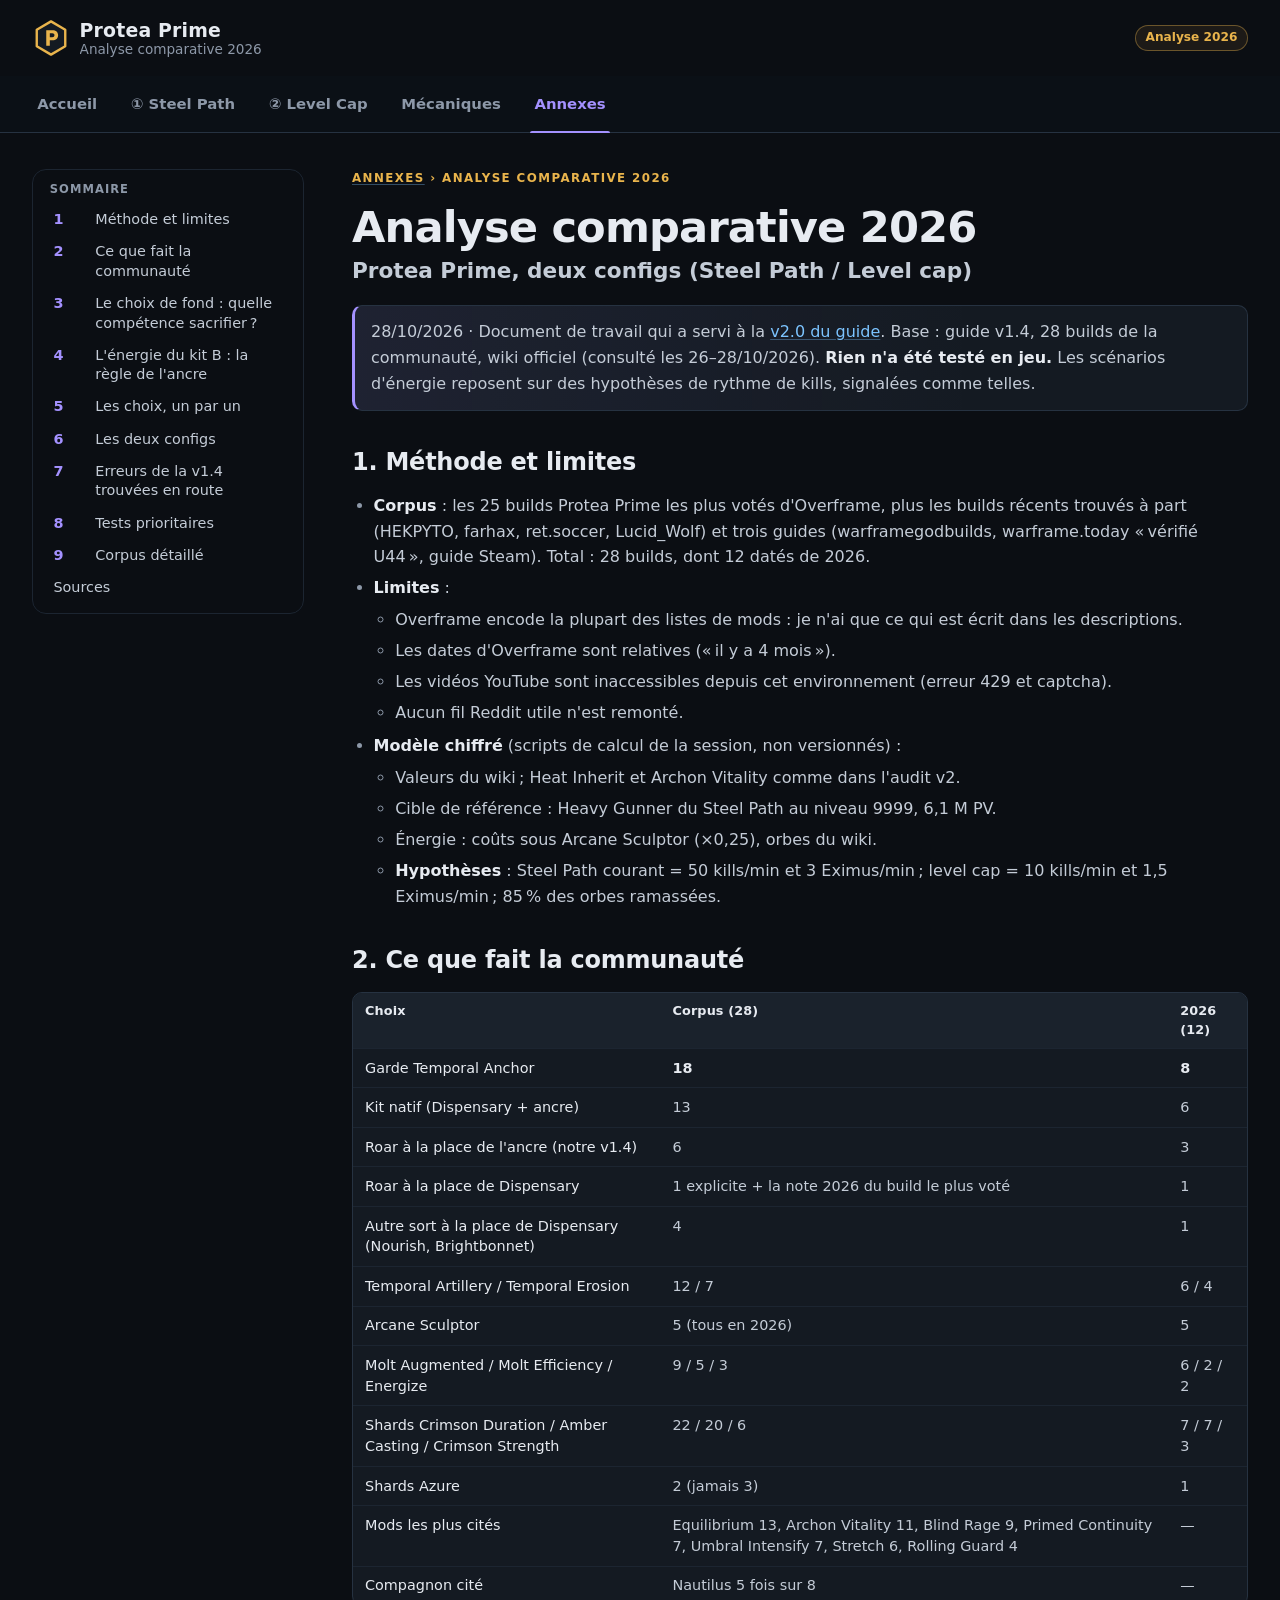
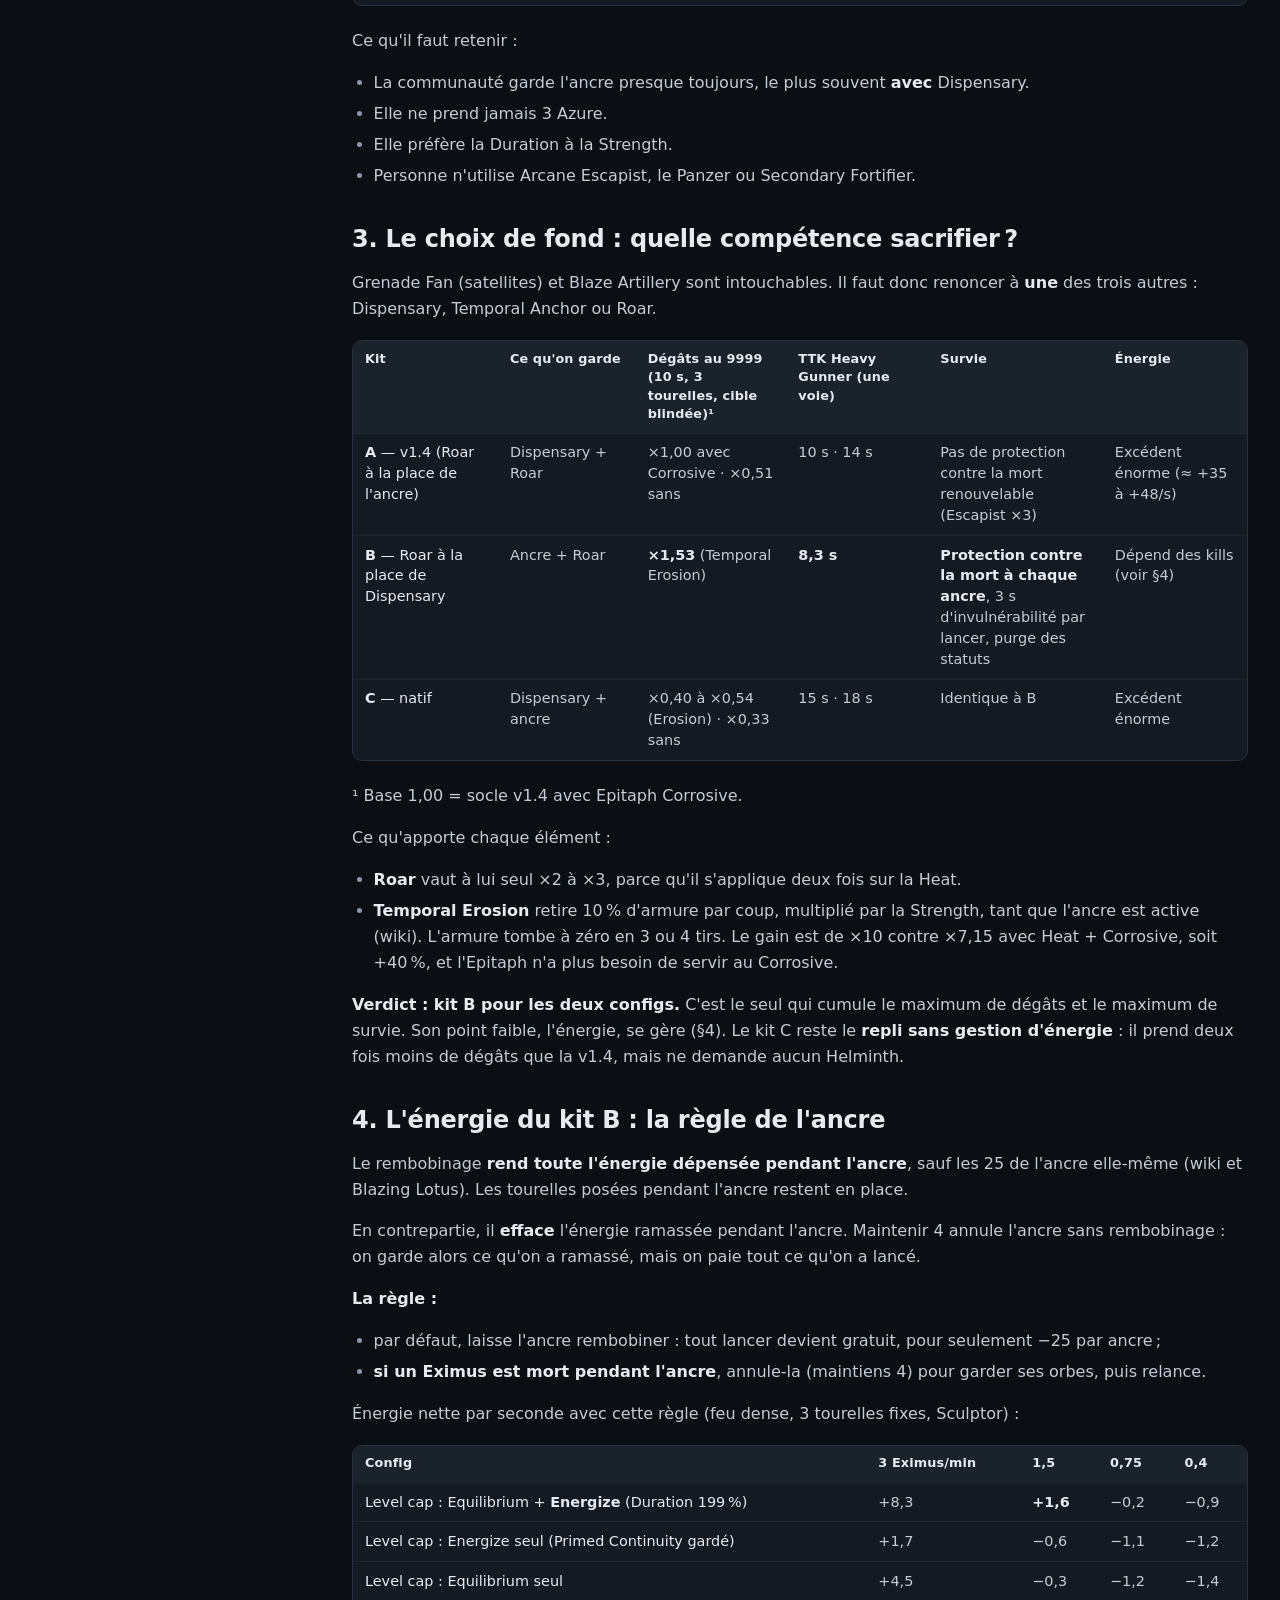
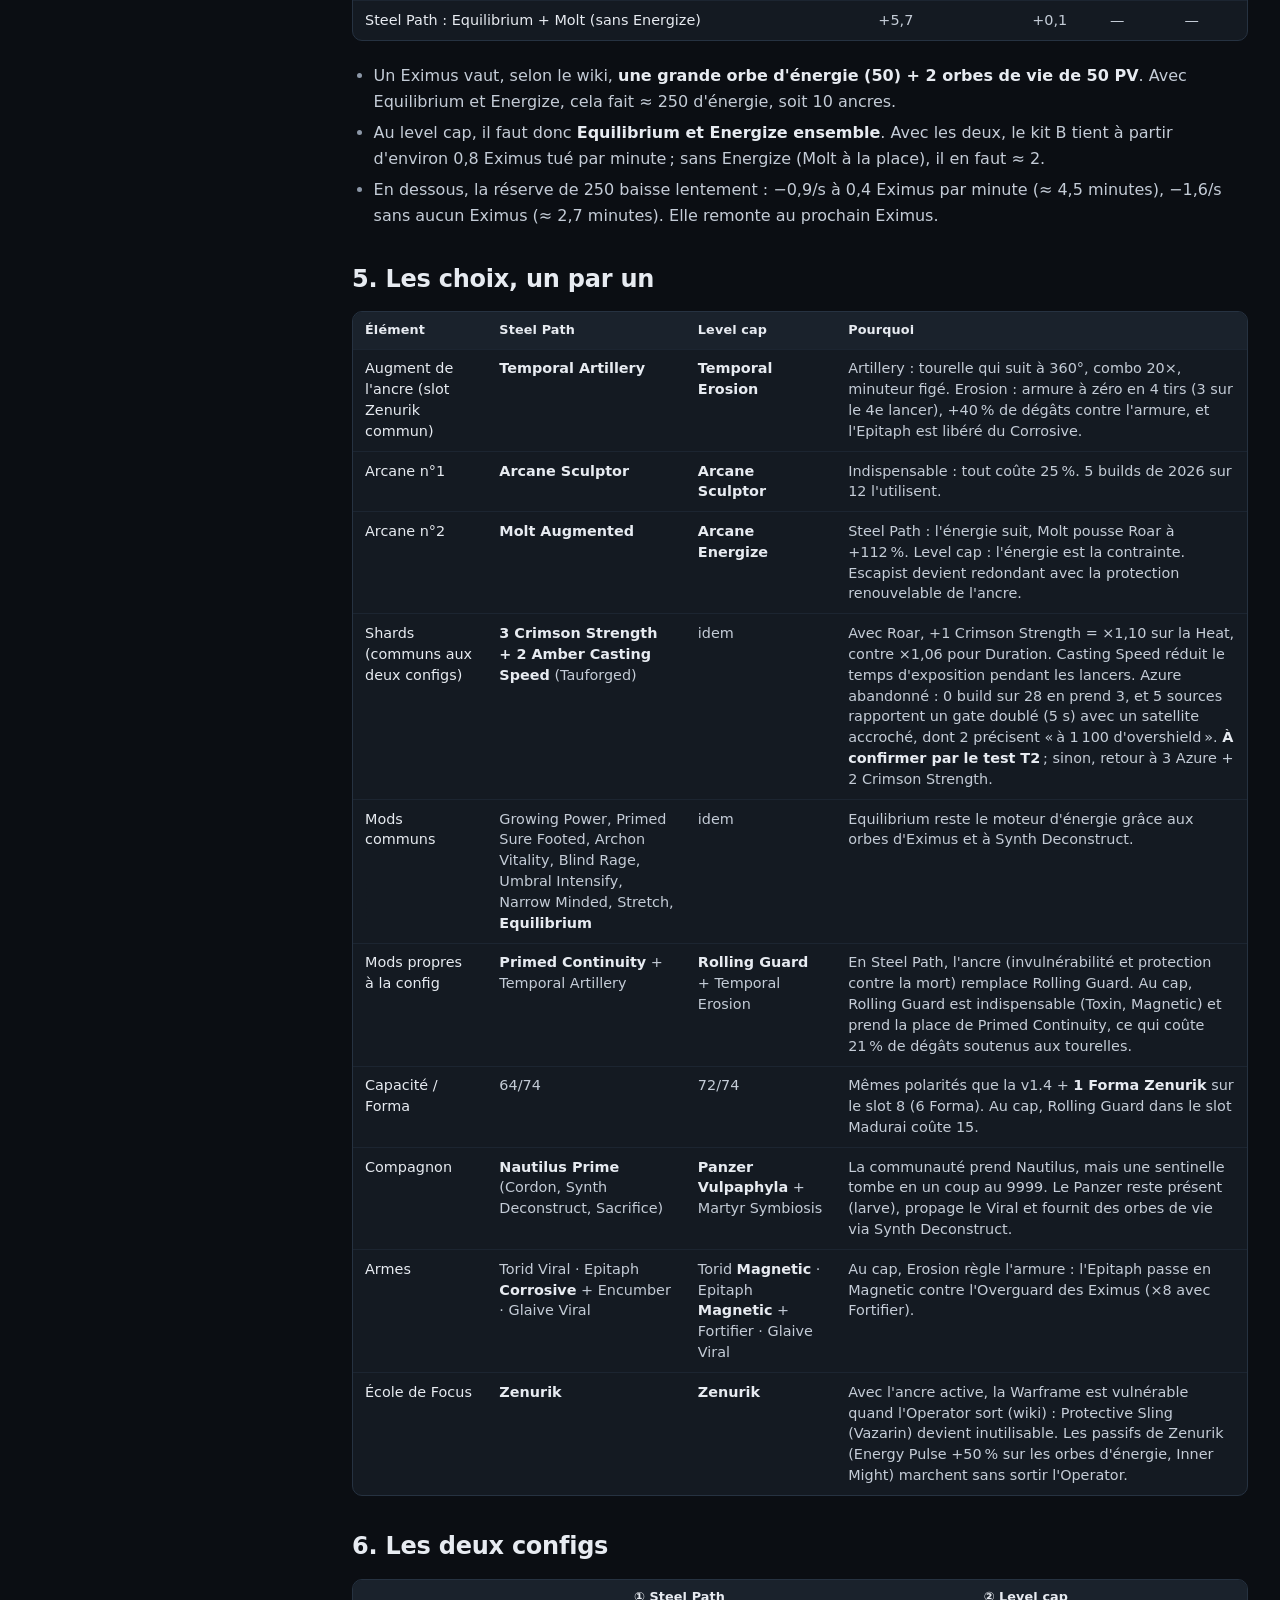
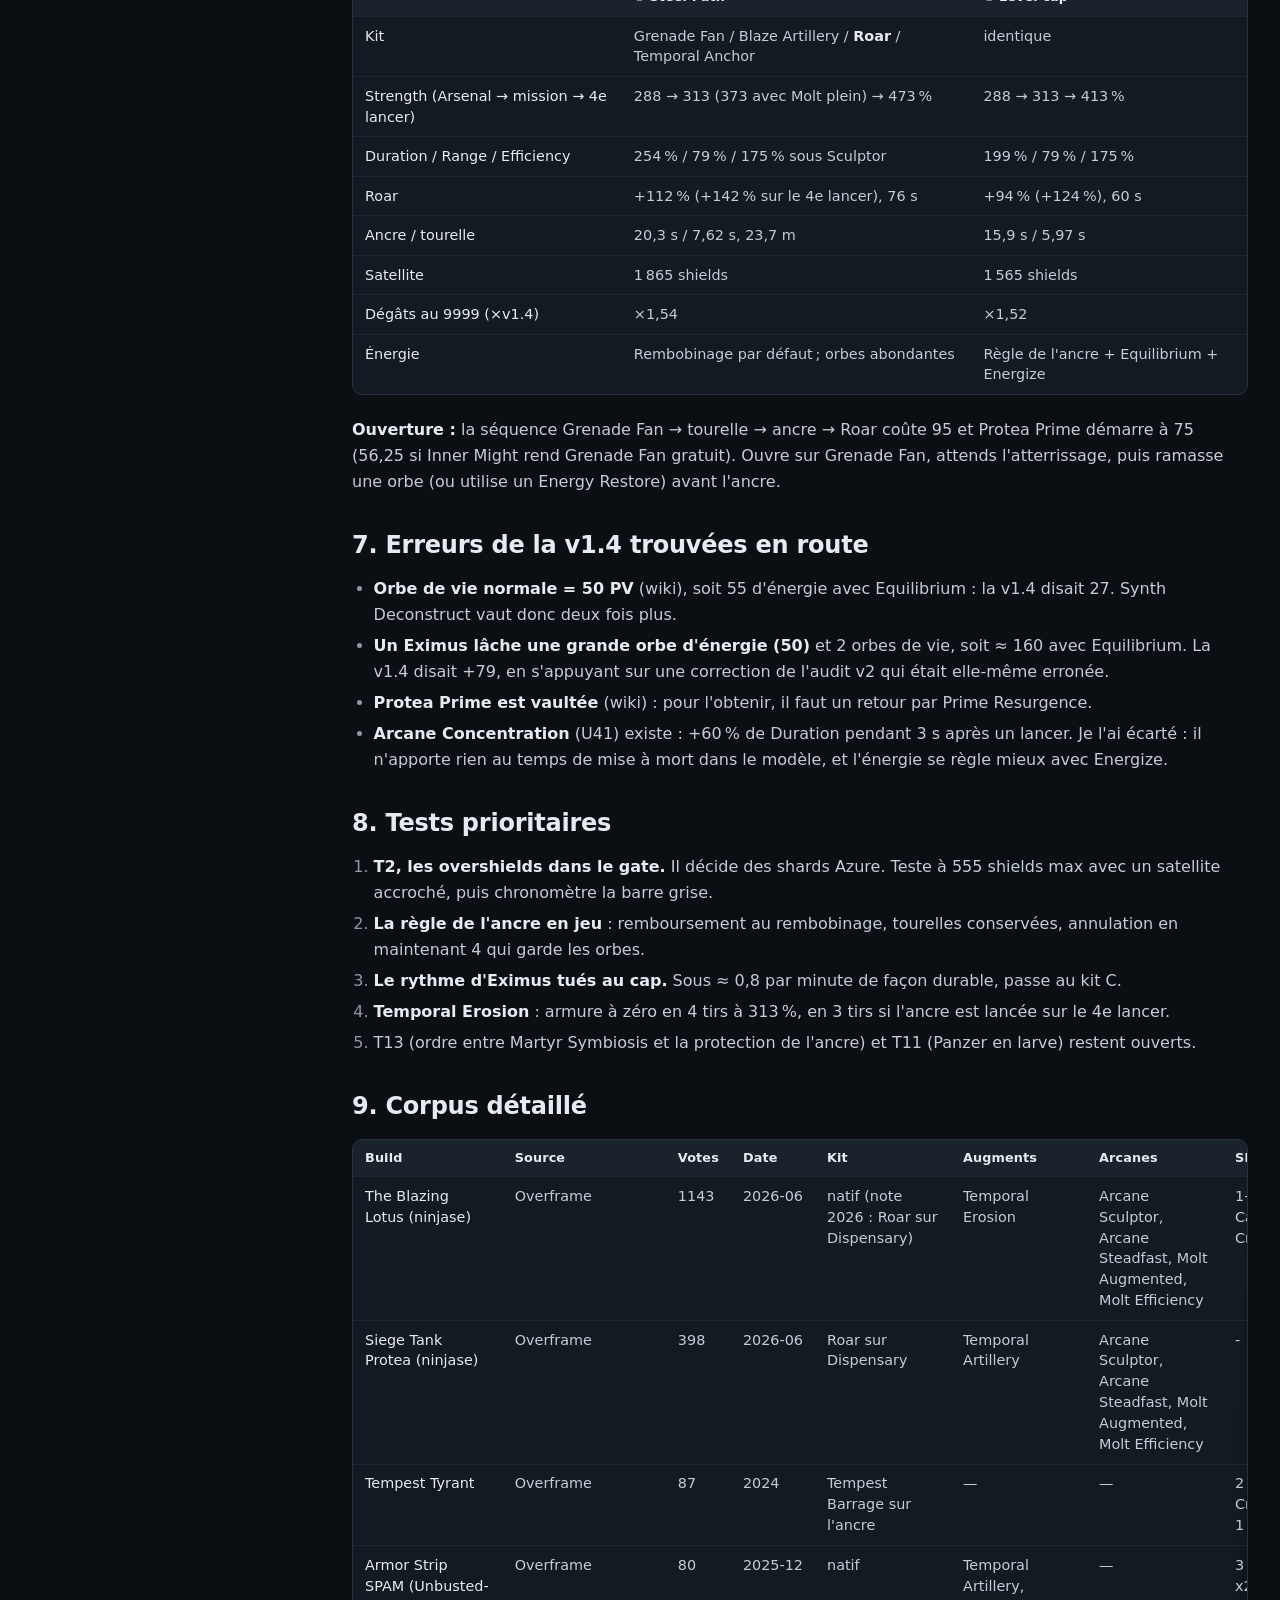
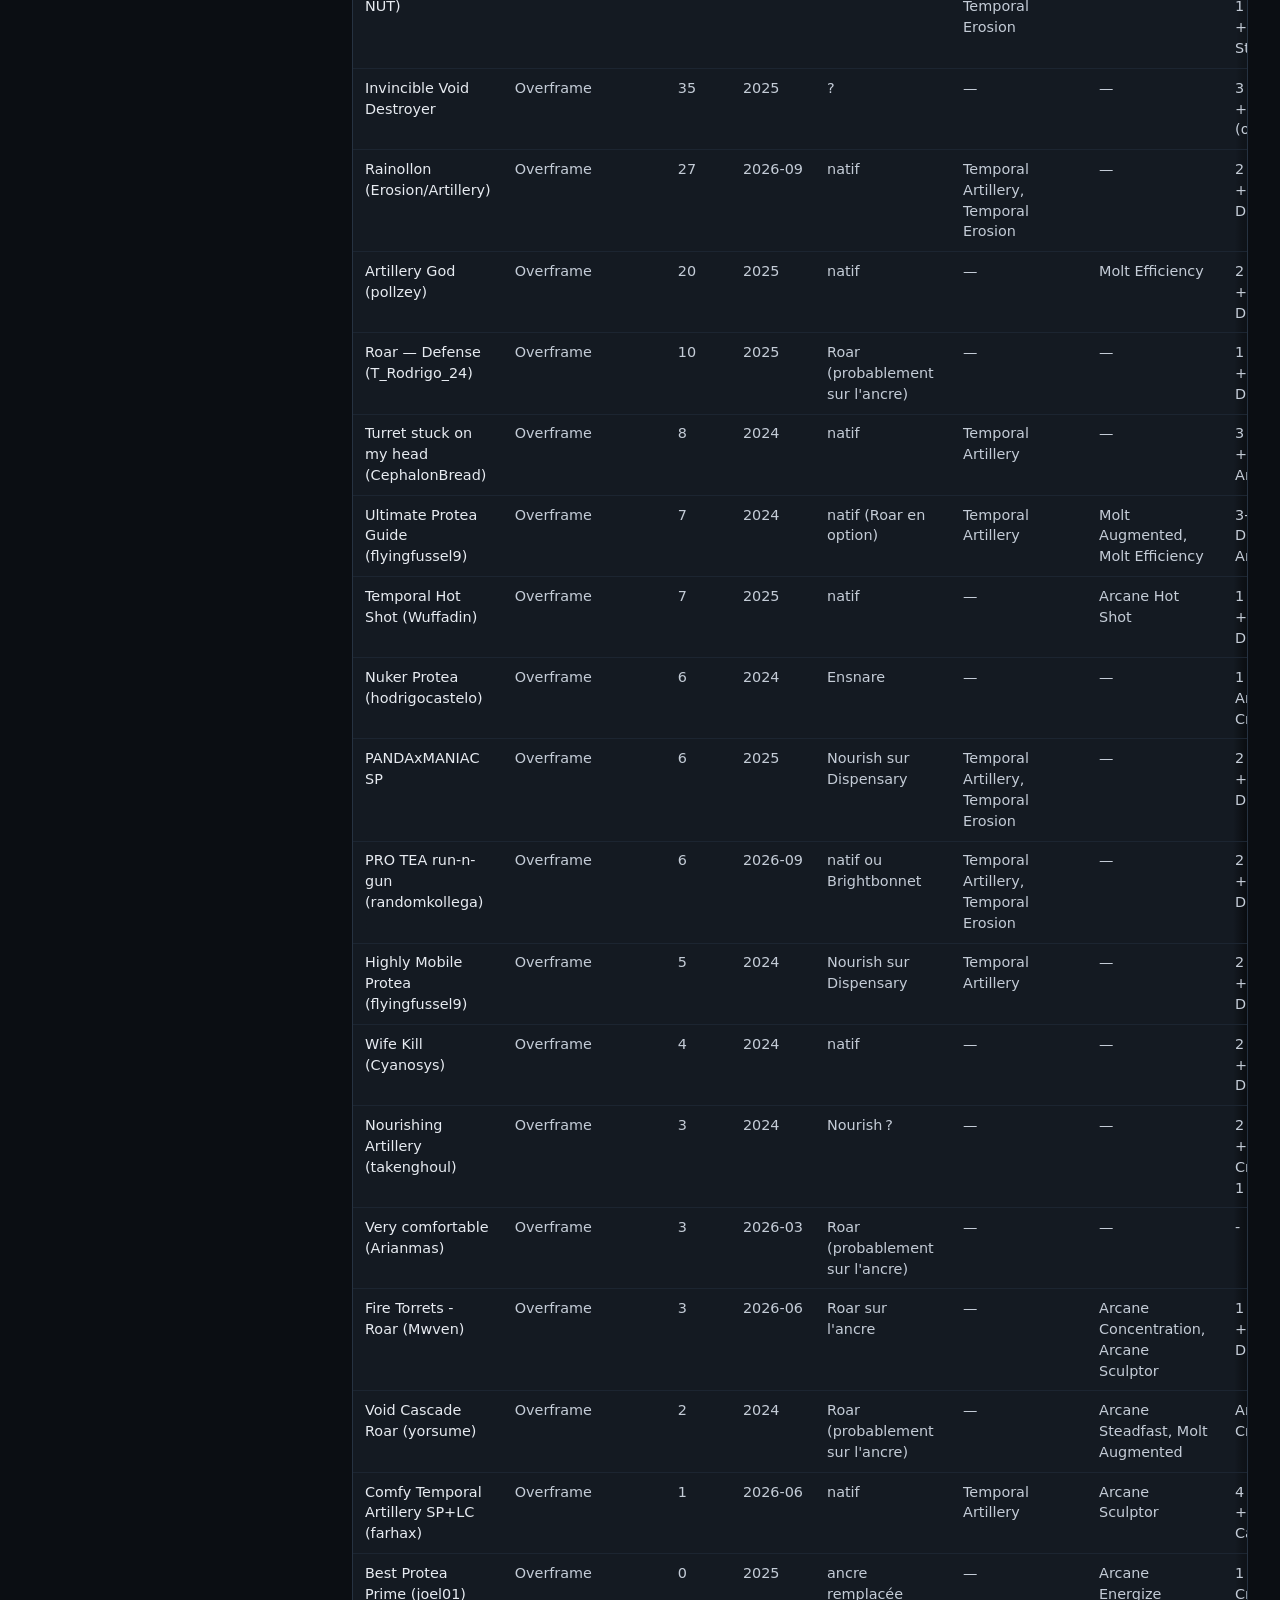
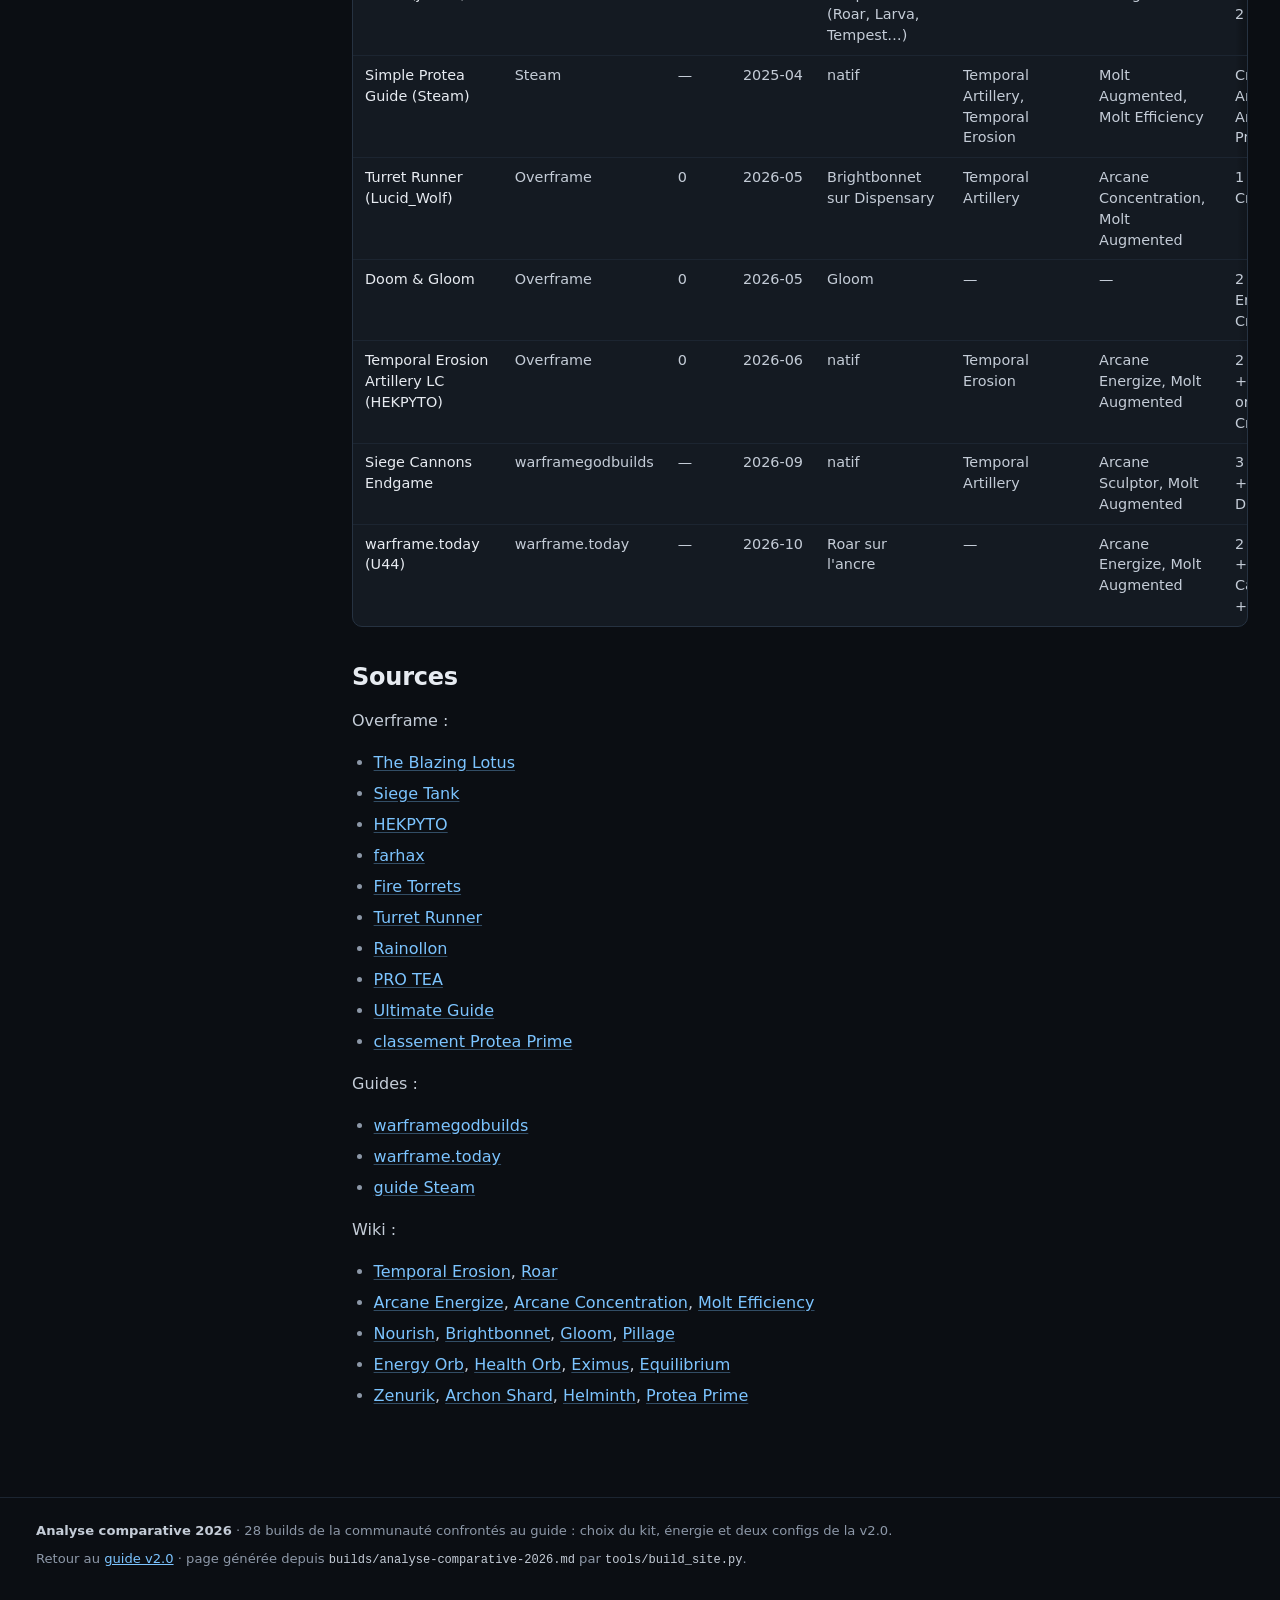
<file: docs/analyse.html>
<!doctype html>
<html lang="fr">
<head>
<meta charset="utf-8">
<meta name="viewport" content="width=device-width, initial-scale=1, viewport-fit=cover">
<title>Analyse comparative 2026 · Protea Prime</title>
<meta name="description" content="28 builds de la communauté confrontés au guide : choix du kit, énergie et deux configs de la v2.0.">
<meta name="theme-color" content="#0b0e13">
<meta name="color-scheme" content="dark">
<meta property="og:type" content="article">
<meta property="og:title" content="Analyse comparative 2026 · Protea Prime">
<meta property="og:description" content="28 builds de la communauté confrontés au guide : choix du kit, énergie et deux configs de la v2.0.">
<link rel="icon" href="assets/icon.svg" type="image/svg+xml">
<link rel="stylesheet" href="assets/style.css?v=e5adb52177">
<script>document.documentElement.classList.add("js")</script>
<script src="assets/app.js?v=c859760478" defer></script>
</head>
<body class="page-document">
<a class="skip-link" href="#main">Aller au contenu</a>
<header class="site-header"><div class="bar"><a class="brand" href="index.html"><svg class="logo" viewBox="0 0 64 64" aria-hidden="true" focusable="false"><path d="M32 4 56 18v28L32 60 8 46V18z" fill="#141a22" stroke="#e9b44c" stroke-width="4" stroke-linejoin="round"/><path fill="#e9b44c" fill-rule="evenodd" d="M24 45V19h10.5c5.8 0 9.5 3.3 9.5 8.4S40.3 35.8 34.5 35.8H30V45zm6-20.8v6.4h4.1c2.3 0 3.7-1.2 3.7-3.2s-1.4-3.2-3.7-3.2z"/></svg><span class="brand-text"><span class="brand-name">Protea Prime</span><span class="brand-context" data-context>Analyse comparative 2026</span></span></a><span class="chip chip-version">Analyse 2026</span><button class="toc-toggle" type="button" aria-expanded="false" hidden><svg class="icon" viewBox="0 0 24 24" aria-hidden="true" focusable="false"><path d="M9 6h11M9 12h11M9 18h11M4.5 6h.01M4.5 12h.01M4.5 18h.01"/></svg><span>Sommaire</span></button></div></header>
<nav class="tabs" aria-label="Sections du guide"><div class="tabs-inner"><a class="tab" href="index.html#accueil" data-accent="home"><span class="tab-ico"><svg class="icon" viewBox="0 0 24 24" aria-hidden="true" focusable="false"><path d="M4 10.5 12 4l8 6.5V20h-5.5v-5.5h-5V20H4z"/></svg></span><span class="tab-short">Accueil</span><span class="tab-long">Accueil</span></a><a class="tab" href="index.html#steel-path" data-accent="sp"><span class="tab-ico"><span class="tab-mark">1</span></span><span class="tab-short">Steel Path</span><span class="tab-long">① Steel Path</span></a><a class="tab" href="index.html#level-cap" data-accent="lc"><span class="tab-ico"><span class="tab-mark">2</span></span><span class="tab-short">Level Cap</span><span class="tab-long">② Level Cap</span></a><a class="tab" href="index.html#mecaniques" data-accent="mech"><span class="tab-ico"><svg class="icon" viewBox="0 0 24 24" aria-hidden="true" focusable="false"><path d="M10.6 5.14L10.73 2.38A9.7 9.7 0 0 1 13.27 2.38L13.4 5.14A7 7 0 0 1 15.86 6.16L17.9 4.3A9.7 9.7 0 0 1 19.7 6.1L17.84 8.14A7 7 0 0 1 18.86 10.6L21.62 10.73A9.7 9.7 0 0 1 21.62 13.27L18.86 13.4A7 7 0 0 1 17.84 15.86L19.7 17.9A9.7 9.7 0 0 1 17.9 19.7L15.86 17.84A7 7 0 0 1 13.4 18.86L13.27 21.62A9.7 9.7 0 0 1 10.73 21.62L10.6 18.86A7 7 0 0 1 8.14 17.84L6.1 19.7A9.7 9.7 0 0 1 4.3 17.9L6.16 15.86A7 7 0 0 1 5.14 13.4L2.38 13.27A9.7 9.7 0 0 1 2.38 10.73L5.14 10.6A7 7 0 0 1 6.16 8.14L4.3 6.1A9.7 9.7 0 0 1 6.1 4.3L8.14 6.16A7 7 0 0 1 10.6 5.14Z"/><circle cx="12" cy="12" r="3"/></svg></span><span class="tab-short">Mécaniques</span><span class="tab-long">Mécaniques</span></a><a class="tab is-current" href="index.html#annexes" data-accent="annex"><span class="tab-ico"><svg class="icon" viewBox="0 0 24 24" aria-hidden="true" focusable="false"><path d="M6.5 4H19v13H6.5A2.5 2.5 0 0 0 4 19.5v-13A2.5 2.5 0 0 1 6.5 4z"/><path d="M4 19.5A2.5 2.5 0 0 0 6.5 22H19v-5"/></svg></span><span class="tab-short">Annexes</span><span class="tab-long">Annexes</span></a></div></nav>
<main id="main" tabindex="-1">
<section class="panel accent-annex has-toc" id="document" data-label="Analyse comparative 2026"><div class="panel-inner"><nav class="toc" id="toc-document" aria-label="Sommaire : Analyse comparative 2026"><div class="toc-head"><span class="toc-title">Sommaire</span><button class="toc-close" type="button" aria-label="Fermer le sommaire"><svg class="icon" viewBox="0 0 24 24" aria-hidden="true" focusable="false"><path d="M6 6l12 12M18 6 6 18"/></svg></button></div><ol class="toc-list"><li><a href="#s1"><span class="toc-num">1</span><span class="toc-text">Méthode et limites</span></a></li><li><a href="#s2"><span class="toc-num">2</span><span class="toc-text">Ce que fait la communauté</span></a></li><li><a href="#s3"><span class="toc-num">3</span><span class="toc-text">Le choix de fond : quelle compétence sacrifier ?</span></a></li><li><a href="#s4"><span class="toc-num">4</span><span class="toc-text">L&#x27;énergie du kit B : la règle de l&#x27;ancre</span></a></li><li><a href="#s5"><span class="toc-num">5</span><span class="toc-text">Les choix, un par un</span></a></li><li><a href="#s6"><span class="toc-num">6</span><span class="toc-text">Les deux configs</span></a></li><li><a href="#s7"><span class="toc-num">7</span><span class="toc-text">Erreurs de la v1.4 trouvées en route</span></a></li><li><a href="#s8"><span class="toc-num">8</span><span class="toc-text">Tests prioritaires</span></a></li><li><a href="#s9"><span class="toc-num">9</span><span class="toc-text">Corpus détaillé</span></a></li><li><a href="#sources"><span class="toc-text">Sources</span></a></li></ol></nav><article class="prose"><header class="hero"><p class="hero-kicker"><a href="index.html#annexes">Annexes</a> › Analyse comparative 2026</p><h1>Analyse comparative 2026<span class="sub">Protea Prime, deux configs (Steel Path / Level cap)</span></h1></header><blockquote class="callout">
<p>28/10/2026 · Document de travail qui a servi à la <a href="index.html">v2.0 du guide</a>. Base : guide v1.4, 28 builds de la communauté, wiki officiel (consulté les 26–28/10/2026). <strong>Rien n'a été testé en jeu.</strong> Les scénarios d'énergie reposent sur des hypothèses de rythme de kills, signalées comme telles.</p>
</blockquote>
<h2 id="s1">1. Méthode et limites<a class="h-anchor" href="#s1" aria-hidden="true" tabindex="-1">#</a></h2>
<ul>
<li><strong>Corpus</strong> : les 25 builds Protea Prime les plus votés d'Overframe, plus les builds récents trouvés à part (HEKPYTO, farhax, ret.soccer, Lucid_Wolf) et trois guides (warframegodbuilds, warframe.today « vérifié U44 », guide Steam). Total : 28 builds, dont 12 datés de 2026.</li>
<li><strong>Limites</strong> :
<ul>
<li>Overframe encode la plupart des listes de mods : je n'ai que ce qui est écrit dans les descriptions.</li>
<li>Les dates d'Overframe sont relatives (« il y a 4 mois »).</li>
<li>Les vidéos YouTube sont inaccessibles depuis cet environnement (erreur 429 et captcha).</li>
<li>Aucun fil Reddit utile n'est remonté.</li>
</ul>
</li>
<li><strong>Modèle chiffré</strong> (scripts de calcul de la session, non versionnés) :
<ul>
<li>Valeurs du wiki ; Heat Inherit et Archon Vitality comme dans l'audit v2.</li>
<li>Cible de référence : Heavy Gunner du Steel Path au niveau 9999, 6,1 M PV.</li>
<li>Énergie : coûts sous Arcane Sculptor (×0,25), orbes du wiki.</li>
<li><strong>Hypothèses</strong> : Steel Path courant = 50 kills/min et 3 Eximus/min ; level cap = 10 kills/min et 1,5 Eximus/min ; 85 % des orbes ramassées.</li>
</ul>
</li>
</ul>
<h2 id="s2">2. Ce que fait la communauté<a class="h-anchor" href="#s2" aria-hidden="true" tabindex="-1">#</a></h2>
<div class="table-wrap"><table>
<thead>
<tr>
<th>Choix</th>
<th>Corpus (28)</th>
<th>2026 (12)</th>
</tr>
</thead>
<tbody>
<tr>
<td data-label="Choix">Garde Temporal Anchor</td>
<td data-label="Corpus (28)"><strong>18</strong></td>
<td data-label="2026 (12)"><strong>8</strong></td>
</tr>
<tr>
<td data-label="Choix">Kit natif (Dispensary + ancre)</td>
<td data-label="Corpus (28)">13</td>
<td data-label="2026 (12)">6</td>
</tr>
<tr>
<td data-label="Choix">Roar à la place de l'ancre (notre v1.4)</td>
<td data-label="Corpus (28)">6</td>
<td data-label="2026 (12)">3</td>
</tr>
<tr>
<td data-label="Choix">Roar à la place de Dispensary</td>
<td data-label="Corpus (28)">1 explicite + la note 2026 du build le plus voté</td>
<td data-label="2026 (12)">1</td>
</tr>
<tr>
<td data-label="Choix">Autre sort à la place de Dispensary (Nourish, Brightbonnet)</td>
<td data-label="Corpus (28)">4</td>
<td data-label="2026 (12)">1</td>
</tr>
<tr>
<td data-label="Choix">Temporal Artillery / Temporal Erosion</td>
<td data-label="Corpus (28)">12 / 7</td>
<td data-label="2026 (12)">6 / 4</td>
</tr>
<tr>
<td data-label="Choix">Arcane Sculptor</td>
<td data-label="Corpus (28)">5 (tous en 2026)</td>
<td data-label="2026 (12)">5</td>
</tr>
<tr>
<td data-label="Choix">Molt Augmented / Molt Efficiency / Energize</td>
<td data-label="Corpus (28)">9 / 5 / 3</td>
<td data-label="2026 (12)">6 / 2 / 2</td>
</tr>
<tr>
<td data-label="Choix">Shards Crimson Duration / Amber Casting / Crimson Strength</td>
<td data-label="Corpus (28)">22 / 20 / 6</td>
<td data-label="2026 (12)">7 / 7 / 3</td>
</tr>
<tr>
<td data-label="Choix">Shards Azure</td>
<td data-label="Corpus (28)">2 (jamais 3)</td>
<td data-label="2026 (12)">1</td>
</tr>
<tr>
<td data-label="Choix">Mods les plus cités</td>
<td data-label="Corpus (28)">Equilibrium 13, Archon Vitality 11, Blind Rage 9, Primed Continuity 7, Umbral Intensify 7, Stretch 6, Rolling Guard 4</td>
<td data-label="2026 (12)">—</td>
</tr>
<tr>
<td data-label="Choix">Compagnon cité</td>
<td data-label="Corpus (28)">Nautilus 5 fois sur 8</td>
<td data-label="2026 (12)">—</td>
</tr>
</tbody>
</table></div>
<p>Ce qu'il faut retenir :</p>
<ul>
<li>La communauté garde l'ancre presque toujours, le plus souvent <strong>avec</strong> Dispensary.</li>
<li>Elle ne prend jamais 3 Azure.</li>
<li>Elle préfère la Duration à la Strength.</li>
<li>Personne n'utilise Arcane Escapist, le Panzer ou Secondary Fortifier.</li>
</ul>
<h2 id="s3">3. Le choix de fond : quelle compétence sacrifier ?<a class="h-anchor" href="#s3" aria-hidden="true" tabindex="-1">#</a></h2>
<p>Grenade Fan (satellites) et Blaze Artillery sont intouchables. Il faut donc renoncer à <strong>une</strong> des trois autres : Dispensary, Temporal Anchor ou Roar.</p>
<div class="table-wrap stack wide"><table>
<thead>
<tr>
<th>Kit</th>
<th>Ce qu'on garde</th>
<th>Dégâts au 9999 (10 s, 3 tourelles, cible blindée)¹</th>
<th>TTK Heavy Gunner (une voie)</th>
<th>Survie</th>
<th>Énergie</th>
</tr>
</thead>
<tbody>
<tr>
<td data-label="Kit"><strong>A</strong> — v1.4 (Roar à la place de l'ancre)</td>
<td data-label="Ce qu'on garde">Dispensary + Roar</td>
<td data-label="Dégâts au 9999 (10 s, 3 tourelles, cible blindée)¹">×1,00 avec Corrosive · ×0,51 sans</td>
<td data-label="TTK Heavy Gunner (une voie)">10 s · 14 s</td>
<td data-label="Survie">Pas de protection contre la mort renouvelable (Escapist ×3)</td>
<td data-label="Énergie">Excédent énorme (≈ +35 à +48/s)</td>
</tr>
<tr>
<td data-label="Kit"><strong>B</strong> — Roar à la place de Dispensary</td>
<td data-label="Ce qu'on garde">Ancre + Roar</td>
<td data-label="Dégâts au 9999 (10 s, 3 tourelles, cible blindée)¹"><strong>×1,53</strong> (Temporal Erosion)</td>
<td data-label="TTK Heavy Gunner (une voie)"><strong>8,3 s</strong></td>
<td data-label="Survie"><strong>Protection contre la mort à chaque ancre</strong>, 3 s d'invulnérabilité par lancer, purge des statuts</td>
<td data-label="Énergie">Dépend des kills (voir §4)</td>
</tr>
<tr>
<td data-label="Kit"><strong>C</strong> — natif</td>
<td data-label="Ce qu'on garde">Dispensary + ancre</td>
<td data-label="Dégâts au 9999 (10 s, 3 tourelles, cible blindée)¹">×0,40 à ×0,54 (Erosion) · ×0,33 sans</td>
<td data-label="TTK Heavy Gunner (une voie)">15 s · 18 s</td>
<td data-label="Survie">Identique à B</td>
<td data-label="Énergie">Excédent énorme</td>
</tr>
</tbody>
</table></div>
<p>¹ Base 1,00 = socle v1.4 avec Epitaph Corrosive.</p>
<p>Ce qu'apporte chaque élément :</p>
<ul>
<li><strong>Roar</strong> vaut à lui seul ×2 à ×3, parce qu'il s'applique deux fois sur la Heat.</li>
<li><strong>Temporal Erosion</strong> retire 10 % d'armure par coup, multiplié par la Strength, tant que l'ancre est active (wiki). L'armure tombe à zéro en 3 ou 4 tirs. Le gain est de ×10 contre ×7,15 avec Heat + Corrosive, soit +40 %, et l'Epitaph n'a plus besoin de servir au Corrosive.</li>
</ul>
<p><strong>Verdict : kit B pour les deux configs.</strong> C'est le seul qui cumule le maximum de dégâts et le maximum de survie. Son point faible, l'énergie, se gère (§4). Le kit C reste le <strong>repli sans gestion d'énergie</strong> : il prend deux fois moins de dégâts que la v1.4, mais ne demande aucun Helminth.</p>
<h2 id="s4">4. L'énergie du kit B : la règle de l'ancre<a class="h-anchor" href="#s4" aria-hidden="true" tabindex="-1">#</a></h2>
<p>Le rembobinage <strong>rend toute l'énergie dépensée pendant l'ancre</strong>, sauf les 25 de l'ancre elle‑même (wiki et Blazing Lotus). Les tourelles posées pendant l'ancre restent en place.</p>
<p>En contrepartie, il <strong>efface</strong> l'énergie ramassée pendant l'ancre. Maintenir 4 annule l'ancre sans rembobinage : on garde alors ce qu'on a ramassé, mais on paie tout ce qu'on a lancé.</p>
<p><strong>La règle :</strong></p>
<ul>
<li>par défaut, laisse l'ancre rembobiner : tout lancer devient gratuit, pour seulement −25 par ancre ;</li>
<li><strong>si un Eximus est mort pendant l'ancre</strong>, annule-la (maintiens 4) pour garder ses orbes, puis relance.</li>
</ul>
<p>Énergie nette par seconde avec cette règle (feu dense, 3 tourelles fixes, Sculptor) :</p>
<div class="table-wrap wide"><table>
<thead>
<tr>
<th>Config</th>
<th class="nw">3 Eximus/min</th>
<th class="nw">1,5</th>
<th class="nw">0,75</th>
<th class="nw">0,4</th>
</tr>
</thead>
<tbody>
<tr>
<td data-label="Config">Level cap : Equilibrium + <strong>Energize</strong> (Duration 199 %)</td>
<td data-label="3 Eximus/min" class="nw">+8,3</td>
<td data-label="1,5" class="nw"><strong>+1,6</strong></td>
<td data-label="0,75" class="nw">−0,2</td>
<td data-label="0,4" class="nw">−0,9</td>
</tr>
<tr>
<td data-label="Config">Level cap : Energize seul (Primed Continuity gardé)</td>
<td data-label="3 Eximus/min" class="nw">+1,7</td>
<td data-label="1,5" class="nw">−0,6</td>
<td data-label="0,75" class="nw">−1,1</td>
<td data-label="0,4" class="nw">−1,2</td>
</tr>
<tr>
<td data-label="Config">Level cap : Equilibrium seul</td>
<td data-label="3 Eximus/min" class="nw">+4,5</td>
<td data-label="1,5" class="nw">−0,3</td>
<td data-label="0,75" class="nw">−1,2</td>
<td data-label="0,4" class="nw">−1,4</td>
</tr>
<tr>
<td data-label="Config">Steel Path : Equilibrium + Molt (sans Energize)</td>
<td data-label="3 Eximus/min" class="nw">+5,7</td>
<td data-label="1,5" class="nw">+0,1</td>
<td data-label="0,75" class="nw">—</td>
<td data-label="0,4" class="nw">—</td>
</tr>
</tbody>
</table></div>
<ul>
<li>Un Eximus vaut, selon le wiki, <strong>une grande orbe d'énergie (50) + 2 orbes de vie de 50 PV</strong>. Avec Equilibrium et Energize, cela fait ≈ 250 d'énergie, soit 10 ancres.</li>
<li>Au level cap, il faut donc <strong>Equilibrium et Energize ensemble</strong>. Avec les deux, le kit B tient à partir d'environ 0,8 Eximus tué par minute ; sans Energize (Molt à la place), il en faut ≈ 2.</li>
<li>En dessous, la réserve de 250 baisse lentement : −0,9/s à 0,4 Eximus par minute (≈ 4,5 minutes), −1,6/s sans aucun Eximus (≈ 2,7 minutes). Elle remonte au prochain Eximus.</li>
</ul>
<h2 id="s5">5. Les choix, un par un<a class="h-anchor" href="#s5" aria-hidden="true" tabindex="-1">#</a></h2>
<div class="table-wrap stack"><table>
<thead>
<tr>
<th>Élément</th>
<th>Steel Path</th>
<th>Level cap</th>
<th>Pourquoi</th>
</tr>
</thead>
<tbody>
<tr>
<td data-label="Élément">Augment de l'ancre (slot Zenurik commun)</td>
<td data-label="Steel Path"><strong>Temporal Artillery</strong></td>
<td data-label="Level cap"><strong>Temporal Erosion</strong></td>
<td data-label="Pourquoi">Artillery : tourelle qui suit à 360°, combo 20×, minuteur figé. Erosion : armure à zéro en 4 tirs (3 sur le 4e lancer), +40 % de dégâts contre l'armure, et l'Epitaph est libéré du Corrosive.</td>
</tr>
<tr>
<td data-label="Élément">Arcane n°1</td>
<td data-label="Steel Path"><strong>Arcane Sculptor</strong></td>
<td data-label="Level cap"><strong>Arcane Sculptor</strong></td>
<td data-label="Pourquoi">Indispensable : tout coûte 25 %. 5 builds de 2026 sur 12 l'utilisent.</td>
</tr>
<tr>
<td data-label="Élément">Arcane n°2</td>
<td data-label="Steel Path"><strong>Molt Augmented</strong></td>
<td data-label="Level cap"><strong>Arcane Energize</strong></td>
<td data-label="Pourquoi">Steel Path : l'énergie suit, Molt pousse Roar à +112 %. Level cap : l'énergie est la contrainte. Escapist devient redondant avec la protection renouvelable de l'ancre.</td>
</tr>
<tr>
<td data-label="Élément">Shards (communs aux deux configs)</td>
<td data-label="Steel Path"><strong>3 Crimson Strength + 2 Amber Casting Speed</strong> (Tauforged)</td>
<td data-label="Level cap">idem</td>
<td data-label="Pourquoi">Avec Roar, +1 Crimson Strength = ×1,10 sur la Heat, contre ×1,06 pour Duration. Casting Speed réduit le temps d'exposition pendant les lancers. Azure abandonné : 0 build sur 28 en prend 3, et 5 sources rapportent un gate doublé (5 s) avec un satellite accroché, dont 2 précisent « à 1 100 d'overshield ». <strong>À confirmer par le test T2</strong> ; sinon, retour à 3 Azure + 2 Crimson Strength.</td>
</tr>
<tr>
<td data-label="Élément">Mods communs</td>
<td data-label="Steel Path">Growing Power, Primed Sure Footed, Archon Vitality, Blind Rage, Umbral Intensify, Narrow Minded, Stretch, <strong>Equilibrium</strong></td>
<td data-label="Level cap">idem</td>
<td data-label="Pourquoi">Equilibrium reste le moteur d'énergie grâce aux orbes d'Eximus et à Synth Deconstruct.</td>
</tr>
<tr>
<td data-label="Élément">Mods propres à la config</td>
<td data-label="Steel Path"><strong>Primed Continuity</strong> + Temporal Artillery</td>
<td data-label="Level cap"><strong>Rolling Guard</strong> + Temporal Erosion</td>
<td data-label="Pourquoi">En Steel Path, l'ancre (invulnérabilité et protection contre la mort) remplace Rolling Guard. Au cap, Rolling Guard est indispensable (Toxin, Magnetic) et prend la place de Primed Continuity, ce qui coûte 21 % de dégâts soutenus aux tourelles.</td>
</tr>
<tr>
<td data-label="Élément">Capacité / Forma</td>
<td data-label="Steel Path">64/74</td>
<td data-label="Level cap">72/74</td>
<td data-label="Pourquoi">Mêmes polarités que la v1.4 + <strong>1 Forma Zenurik</strong> sur le slot 8 (6 Forma). Au cap, Rolling Guard dans le slot Madurai coûte 15.</td>
</tr>
<tr>
<td data-label="Élément">Compagnon</td>
<td data-label="Steel Path"><strong>Nautilus Prime</strong> (Cordon, Synth Deconstruct, Sacrifice)</td>
<td data-label="Level cap"><strong>Panzer Vulpaphyla</strong> + Martyr Symbiosis</td>
<td data-label="Pourquoi">La communauté prend Nautilus, mais une sentinelle tombe en un coup au 9999. Le Panzer reste présent (larve), propage le Viral et fournit des orbes de vie via Synth Deconstruct.</td>
</tr>
<tr>
<td data-label="Élément">Armes</td>
<td data-label="Steel Path">Torid Viral · Epitaph <strong>Corrosive</strong> + Encumber · Glaive Viral</td>
<td data-label="Level cap">Torid <strong>Magnetic</strong> · Epitaph <strong>Magnetic</strong> + Fortifier · Glaive Viral</td>
<td data-label="Pourquoi">Au cap, Erosion règle l'armure : l'Epitaph passe en Magnetic contre l'Overguard des Eximus (×8 avec Fortifier).</td>
</tr>
<tr>
<td data-label="Élément">École de Focus</td>
<td data-label="Steel Path"><strong>Zenurik</strong></td>
<td data-label="Level cap"><strong>Zenurik</strong></td>
<td data-label="Pourquoi">Avec l'ancre active, la Warframe est vulnérable quand l'Operator sort (wiki) : Protective Sling (Vazarin) devient inutilisable. Les passifs de Zenurik (Energy Pulse +50 % sur les orbes d'énergie, Inner Might) marchent sans sortir l'Operator.</td>
</tr>
</tbody>
</table></div>
<h2 id="s6">6. Les deux configs<a class="h-anchor" href="#s6" aria-hidden="true" tabindex="-1">#</a></h2>
<div class="table-wrap"><table>
<thead>
<tr>
<th></th>
<th>① Steel Path</th>
<th>② Level cap</th>
</tr>
</thead>
<tbody>
<tr>
<td data-label="">Kit</td>
<td data-label="① Steel Path">Grenade Fan / Blaze Artillery / <strong>Roar</strong> / Temporal Anchor</td>
<td data-label="② Level cap">identique</td>
</tr>
<tr>
<td data-label="">Strength (Arsenal → mission → 4e lancer)</td>
<td data-label="① Steel Path">288 → 313 (373 avec Molt plein) → 473 %</td>
<td data-label="② Level cap">288 → 313 → 413 %</td>
</tr>
<tr>
<td data-label="">Duration / Range / Efficiency</td>
<td data-label="① Steel Path">254 % / 79 % / 175 % sous Sculptor</td>
<td data-label="② Level cap">199 % / 79 % / 175 %</td>
</tr>
<tr>
<td data-label="">Roar</td>
<td data-label="① Steel Path">+112 % (+142 % sur le 4e lancer), 76 s</td>
<td data-label="② Level cap">+94 % (+124 %), 60 s</td>
</tr>
<tr>
<td data-label="">Ancre / tourelle</td>
<td data-label="① Steel Path">20,3 s / 7,62 s, 23,7 m</td>
<td data-label="② Level cap">15,9 s / 5,97 s</td>
</tr>
<tr>
<td data-label="">Satellite</td>
<td data-label="① Steel Path">1 865 shields</td>
<td data-label="② Level cap">1 565 shields</td>
</tr>
<tr>
<td data-label="">Dégâts au 9999 (×v1.4)</td>
<td data-label="① Steel Path">×1,54</td>
<td data-label="② Level cap">×1,52</td>
</tr>
<tr>
<td data-label="">Énergie</td>
<td data-label="① Steel Path">Rembobinage par défaut ; orbes abondantes</td>
<td data-label="② Level cap">Règle de l'ancre + Equilibrium + Energize</td>
</tr>
</tbody>
</table></div>
<p><strong>Ouverture :</strong> la séquence Grenade Fan → tourelle → ancre → Roar coûte 95 et Protea Prime démarre à 75 (56,25 si Inner Might rend Grenade Fan gratuit). Ouvre sur Grenade Fan, attends l'atterrissage, puis ramasse une orbe (ou utilise un Energy Restore) avant l'ancre.</p>
<h2 id="s7">7. Erreurs de la v1.4 trouvées en route<a class="h-anchor" href="#s7" aria-hidden="true" tabindex="-1">#</a></h2>
<ul>
<li><strong>Orbe de vie normale = 50 PV</strong> (wiki), soit 55 d'énergie avec Equilibrium : la v1.4 disait 27. Synth Deconstruct vaut donc deux fois plus.</li>
<li><strong>Un Eximus lâche une grande orbe d'énergie (50)</strong> et 2 orbes de vie, soit ≈ 160 avec Equilibrium. La v1.4 disait +79, en s'appuyant sur une correction de l'audit v2 qui était elle‑même erronée.</li>
<li><strong>Protea Prime est vaultée</strong> (wiki) : pour l'obtenir, il faut un retour par Prime Resurgence.</li>
<li><strong>Arcane Concentration</strong> (U41) existe : +60 % de Duration pendant 3 s après un lancer. Je l'ai écarté : il n'apporte rien au temps de mise à mort dans le modèle, et l'énergie se règle mieux avec Energize.</li>
</ul>
<h2 id="s8">8. Tests prioritaires<a class="h-anchor" href="#s8" aria-hidden="true" tabindex="-1">#</a></h2>
<ol>
<li><strong>T2, les overshields dans le gate.</strong> Il décide des shards Azure. Teste à 555 shields max avec un satellite accroché, puis chronomètre la barre grise.</li>
<li><strong>La règle de l'ancre en jeu</strong> : remboursement au rembobinage, tourelles conservées, annulation en maintenant 4 qui garde les orbes.</li>
<li><strong>Le rythme d'Eximus tués au cap.</strong> Sous ≈ 0,8 par minute de façon durable, passe au kit C.</li>
<li><strong>Temporal Erosion</strong> : armure à zéro en 4 tirs à 313 %, en 3 tirs si l'ancre est lancée sur le 4e lancer.</li>
<li>T13 (ordre entre Martyr Symbiosis et la protection de l'ancre) et T11 (Panzer en larve) restent ouverts.</li>
</ol>
<h2 id="s9">9. Corpus détaillé<a class="h-anchor" href="#s9" aria-hidden="true" tabindex="-1">#</a></h2>
<div class="table-wrap stack wide"><table>
<thead>
<tr>
<th>Build</th>
<th>Source</th>
<th class="nw">Votes</th>
<th class="nw">Date</th>
<th>Kit</th>
<th>Augments</th>
<th>Arcanes</th>
<th>Shards</th>
</tr>
</thead>
<tbody>
<tr>
<td data-label="Build">The Blazing Lotus (ninjase)</td>
<td data-label="Source">Overframe</td>
<td data-label="Votes" class="nw">1143</td>
<td data-label="Date" class="nw">2026-06</td>
<td data-label="Kit">natif (note 2026 : Roar sur Dispensary)</td>
<td data-label="Augments">Temporal Erosion</td>
<td data-label="Arcanes">Arcane Sculptor, Arcane Steadfast, Molt Augmented, Molt Efficiency</td>
<td data-label="Shards">1-2 Amber Cast + 3-4 Crimson Dur</td>
</tr>
<tr>
<td data-label="Build">Siege Tank Protea (ninjase)</td>
<td data-label="Source">Overframe</td>
<td data-label="Votes" class="nw">398</td>
<td data-label="Date" class="nw">2026-06</td>
<td data-label="Kit">Roar sur Dispensary</td>
<td data-label="Augments">Temporal Artillery</td>
<td data-label="Arcanes">Arcane Sculptor, Arcane Steadfast, Molt Augmented, Molt Efficiency</td>
<td data-label="Shards">-</td>
</tr>
<tr>
<td data-label="Build">Tempest Tyrant</td>
<td data-label="Source">Overframe</td>
<td data-label="Votes" class="nw">87</td>
<td data-label="Date" class="nw">2024</td>
<td data-label="Kit">Tempest Barrage sur l'ancre</td>
<td data-label="Augments">—</td>
<td data-label="Arcanes">—</td>
<td data-label="Shards">2 Emerald + 2 Crimson Dur + 1 Amber Cast</td>
</tr>
<tr>
<td data-label="Build">Armor Strip SPAM (Unbusted-NUT)</td>
<td data-label="Source">Overframe</td>
<td data-label="Votes" class="nw">80</td>
<td data-label="Date" class="nw">2025-12</td>
<td data-label="Kit">natif</td>
<td data-label="Augments">Temporal Artillery, Temporal Erosion</td>
<td data-label="Arcanes">—</td>
<td data-label="Shards">3 Amber (Cast x2, Parkour) + 1 Amber orbs + 1 Crimson Str</td>
</tr>
<tr>
<td data-label="Build">Invincible Void Destroyer</td>
<td data-label="Source">Overframe</td>
<td data-label="Votes" class="nw">35</td>
<td data-label="Date" class="nw">2025</td>
<td data-label="Kit">?</td>
<td data-label="Augments">—</td>
<td data-label="Arcanes">—</td>
<td data-label="Shards">3 Crimson Dur + 2 Amber (orbs, energy)</td>
</tr>
<tr>
<td data-label="Build">Rainollon (Erosion/Artillery)</td>
<td data-label="Source">Overframe</td>
<td data-label="Votes" class="nw">27</td>
<td data-label="Date" class="nw">2026-09</td>
<td data-label="Kit">natif</td>
<td data-label="Augments">Temporal Artillery, Temporal Erosion</td>
<td data-label="Arcanes">—</td>
<td data-label="Shards">2 Amber Cast + 3 Crimson Dur</td>
</tr>
<tr>
<td data-label="Build">Artillery God (pollzey)</td>
<td data-label="Source">Overframe</td>
<td data-label="Votes" class="nw">20</td>
<td data-label="Date" class="nw">2025</td>
<td data-label="Kit">natif</td>
<td data-label="Augments">—</td>
<td data-label="Arcanes">Molt Efficiency</td>
<td data-label="Shards">2 Amber Cast + 3 Crimson Dur</td>
</tr>
<tr>
<td data-label="Build">Roar — Defense (T_Rodrigo_24)</td>
<td data-label="Source">Overframe</td>
<td data-label="Votes" class="nw">10</td>
<td data-label="Date" class="nw">2025</td>
<td data-label="Kit">Roar (probablement sur l'ancre)</td>
<td data-label="Augments">—</td>
<td data-label="Arcanes">—</td>
<td data-label="Shards">1 Amber Cast + 4 Crimson Dur</td>
</tr>
<tr>
<td data-label="Build">Turret stuck on my head (CephalonBread)</td>
<td data-label="Source">Overframe</td>
<td data-label="Votes" class="nw">8</td>
<td data-label="Date" class="nw">2024</td>
<td data-label="Kit">natif</td>
<td data-label="Augments">Temporal Artillery</td>
<td data-label="Arcanes">—</td>
<td data-label="Shards">3 Crimson Dur + 1 Violet + 1 Amber Cast</td>
</tr>
<tr>
<td data-label="Build">Ultimate Protea Guide (flyingfussel9)</td>
<td data-label="Source">Overframe</td>
<td data-label="Votes" class="nw">7</td>
<td data-label="Date" class="nw">2024</td>
<td data-label="Kit">natif (Roar en option)</td>
<td data-label="Augments">Temporal Artillery</td>
<td data-label="Arcanes">Molt Augmented, Molt Efficiency</td>
<td data-label="Shards">3-4 Crimson Dur + 1-2 Amber Cast</td>
</tr>
<tr>
<td data-label="Build">Temporal Hot Shot (Wuffadin)</td>
<td data-label="Source">Overframe</td>
<td data-label="Votes" class="nw">7</td>
<td data-label="Date" class="nw">2025</td>
<td data-label="Kit">natif</td>
<td data-label="Augments">—</td>
<td data-label="Arcanes">Arcane Hot Shot</td>
<td data-label="Shards">1 Amber Cast + 4 Crimson Dur</td>
</tr>
<tr>
<td data-label="Build">Nuker Protea (hodrigocastelo)</td>
<td data-label="Source">Overframe</td>
<td data-label="Votes" class="nw">6</td>
<td data-label="Date" class="nw">2024</td>
<td data-label="Kit">Ensnare</td>
<td data-label="Augments">—</td>
<td data-label="Arcanes">—</td>
<td data-label="Shards">1 Violet + Amber Cast + Crimson Dur</td>
</tr>
<tr>
<td data-label="Build">PANDAxMANIAC SP</td>
<td data-label="Source">Overframe</td>
<td data-label="Votes" class="nw">6</td>
<td data-label="Date" class="nw">2025</td>
<td data-label="Kit">Nourish sur Dispensary</td>
<td data-label="Augments">Temporal Artillery, Temporal Erosion</td>
<td data-label="Arcanes">—</td>
<td data-label="Shards">2 Amber Cast + 3 Crimson Dur</td>
</tr>
<tr>
<td data-label="Build">PRO TEA run-n-gun (randomkollega)</td>
<td data-label="Source">Overframe</td>
<td data-label="Votes" class="nw">6</td>
<td data-label="Date" class="nw">2026-09</td>
<td data-label="Kit">natif ou Brightbonnet</td>
<td data-label="Augments">Temporal Artillery, Temporal Erosion</td>
<td data-label="Arcanes">—</td>
<td data-label="Shards">2 Amber Cast + 3 Crimson Dur</td>
</tr>
<tr>
<td data-label="Build">Highly Mobile Protea (flyingfussel9)</td>
<td data-label="Source">Overframe</td>
<td data-label="Votes" class="nw">5</td>
<td data-label="Date" class="nw">2024</td>
<td data-label="Kit">Nourish sur Dispensary</td>
<td data-label="Augments">Temporal Artillery</td>
<td data-label="Arcanes">—</td>
<td data-label="Shards">2 Amber Cast + 2-3 Crimson Dur</td>
</tr>
<tr>
<td data-label="Build">Wife Kill (Cyanosys)</td>
<td data-label="Source">Overframe</td>
<td data-label="Votes" class="nw">4</td>
<td data-label="Date" class="nw">2024</td>
<td data-label="Kit">natif</td>
<td data-label="Augments">—</td>
<td data-label="Arcanes">—</td>
<td data-label="Shards">2 Amber Cast + 3 Crimson Dur</td>
</tr>
<tr>
<td data-label="Build">Nourishing Artillery (takenghoul)</td>
<td data-label="Source">Overframe</td>
<td data-label="Votes" class="nw">3</td>
<td data-label="Date" class="nw">2024</td>
<td data-label="Kit">Nourish ?</td>
<td data-label="Augments">—</td>
<td data-label="Arcanes">—</td>
<td data-label="Shards">2 Amber Cast + 1 Azure + 1 Crimson Dur + 1 Crimson Str</td>
</tr>
<tr>
<td data-label="Build">Very comfortable (Arianmas)</td>
<td data-label="Source">Overframe</td>
<td data-label="Votes" class="nw">3</td>
<td data-label="Date" class="nw">2026-03</td>
<td data-label="Kit">Roar (probablement sur l'ancre)</td>
<td data-label="Augments">—</td>
<td data-label="Arcanes">—</td>
<td data-label="Shards">-</td>
</tr>
<tr>
<td data-label="Build">Fire Torrets - Roar (Mwven)</td>
<td data-label="Source">Overframe</td>
<td data-label="Votes" class="nw">3</td>
<td data-label="Date" class="nw">2026-06</td>
<td data-label="Kit">Roar sur l'ancre</td>
<td data-label="Augments">—</td>
<td data-label="Arcanes">Arcane Concentration, Arcane Sculptor</td>
<td data-label="Shards">1 Amber Cast + 3 Crimson Dur</td>
</tr>
<tr>
<td data-label="Build">Void Cascade Roar (yorsume)</td>
<td data-label="Source">Overframe</td>
<td data-label="Votes" class="nw">2</td>
<td data-label="Date" class="nw">2024</td>
<td data-label="Kit">Roar (probablement sur l'ancre)</td>
<td data-label="Augments">—</td>
<td data-label="Arcanes">Arcane Steadfast, Molt Augmented</td>
<td data-label="Shards">Amber Cast + Crimson Dur</td>
</tr>
<tr>
<td data-label="Build">Comfy Temporal Artillery SP+LC (farhax)</td>
<td data-label="Source">Overframe</td>
<td data-label="Votes" class="nw">1</td>
<td data-label="Date" class="nw">2026-06</td>
<td data-label="Kit">natif</td>
<td data-label="Augments">Temporal Artillery</td>
<td data-label="Arcanes">Arcane Sculptor</td>
<td data-label="Shards">4 Crimson Dur + 1 Amber Cast</td>
</tr>
<tr>
<td data-label="Build">Best Protea Prime (joel01)</td>
<td data-label="Source">Overframe</td>
<td data-label="Votes" class="nw">0</td>
<td data-label="Date" class="nw">2025</td>
<td data-label="Kit">ancre remplacée (Roar, Larva, Tempest…)</td>
<td data-label="Augments">—</td>
<td data-label="Arcanes">Arcane Energize</td>
<td data-label="Shards">1 Violet + 2 Crimson Dur + 2 Crimson Str</td>
</tr>
<tr>
<td data-label="Build">Simple Protea Guide (Steam)</td>
<td data-label="Source">Steam</td>
<td data-label="Votes" class="nw">—</td>
<td data-label="Date" class="nw">2025-04</td>
<td data-label="Kit">natif</td>
<td data-label="Augments">Temporal Artillery, Temporal Erosion</td>
<td data-label="Arcanes">Molt Augmented, Molt Efficiency</td>
<td data-label="Shards">Crimson Dur + Amber Cast + Amber Preparation</td>
</tr>
<tr>
<td data-label="Build">Turret Runner (Lucid_Wolf)</td>
<td data-label="Source">Overframe</td>
<td data-label="Votes" class="nw">0</td>
<td data-label="Date" class="nw">2026-05</td>
<td data-label="Kit">Brightbonnet sur Dispensary</td>
<td data-label="Augments">Temporal Artillery</td>
<td data-label="Arcanes">Arcane Concentration, Molt Augmented</td>
<td data-label="Shards">1 Amber + 4 Crimson Dur</td>
</tr>
<tr>
<td data-label="Build">Doom &amp; Gloom</td>
<td data-label="Source">Overframe</td>
<td data-label="Votes" class="nw">0</td>
<td data-label="Date" class="nw">2026-05</td>
<td data-label="Kit">Gloom</td>
<td data-label="Augments">—</td>
<td data-label="Arcanes">—</td>
<td data-label="Shards">2 Violet + 1 Emerald + 2 Crimson (dmg)</td>
</tr>
<tr>
<td data-label="Build">Temporal Erosion Artillery LC (HEKPYTO)</td>
<td data-label="Source">Overframe</td>
<td data-label="Votes" class="nw">0</td>
<td data-label="Date" class="nw">2026-06</td>
<td data-label="Kit">natif</td>
<td data-label="Augments">Temporal Erosion</td>
<td data-label="Arcanes">Arcane Energize, Molt Augmented</td>
<td data-label="Shards">2 Amber Cast + 1 Amber orbs + 2 Crimson Str</td>
</tr>
<tr>
<td data-label="Build">Siege Cannons Endgame</td>
<td data-label="Source">warframegodbuilds</td>
<td data-label="Votes" class="nw">—</td>
<td data-label="Date" class="nw">2026-09</td>
<td data-label="Kit">natif</td>
<td data-label="Augments">Temporal Artillery</td>
<td data-label="Arcanes">Arcane Sculptor, Molt Augmented</td>
<td data-label="Shards">3 Crimson Str + 1 Crimson Dur</td>
</tr>
<tr>
<td data-label="Build">warframe.today (U44)</td>
<td data-label="Source">warframe.today</td>
<td data-label="Votes" class="nw">—</td>
<td data-label="Date" class="nw">2026-10</td>
<td data-label="Kit">Roar sur l'ancre</td>
<td data-label="Augments">—</td>
<td data-label="Arcanes">Arcane Energize, Molt Augmented</td>
<td data-label="Shards">2 Crimson Str + 1 Amber Cast + 1 Azure + 1 Violet</td>
</tr>
</tbody>
</table></div>
<h2 id="sources">Sources<a class="h-anchor" href="#sources" aria-hidden="true" tabindex="-1">#</a></h2>
<p>Overframe :</p>
<ul>
<li><a href="https://overframe.gg/build/668062/protea-prime/the-blazing-lotus-general-use-temporal-anchor-protea-non-helminth-and-variants/" target="_blank" rel="noopener">The Blazing Lotus</a></li>
<li><a href="https://overframe.gg/build/668069/protea-prime/siege-tank-protea-semi-afk-blaze-artillery-dps-non-helminth-and-variants/" target="_blank" rel="noopener">Siege Tank</a></li>
<li><a href="https://overframe.gg/build/1011403/protea-prime/protea-prime-temporal-erosion-artillery-steel-path-level-cap/" target="_blank" rel="noopener">HEKPYTO</a></li>
<li><a href="https://overframe.gg/build/1025309/protea-prime/comfy-temporal-artillery-protea-for-sp-and-level-cap/" target="_blank" rel="noopener">farhax</a></li>
<li><a href="https://overframe.gg/build/856633/protea-prime/fire-torrets-roar-243-str-288-drt-100-roar-arcane-sculpture-arcane-concentration/" target="_blank" rel="noopener">Fire Torrets</a></li>
<li><a href="https://overframe.gg/build/1005612/protea-prime/protea-turret-runner/" target="_blank" rel="noopener">Turret Runner</a></li>
<li><a href="https://overframe.gg/build/770232/protea-prime/rainollons-protea-prime-temporal-erosion-temporal-artillery-build/" target="_blank" rel="noopener">Rainollon</a></li>
<li><a href="https://overframe.gg/build/891684/protea-prime/pro-tea-temporal-anchor-protea-run-n-gun/" target="_blank" rel="noopener">PRO TEA</a></li>
<li><a href="https://overframe.gg/build/756312/protea-prime/the-ultimate-protea-guide-to-rule-them-all/" target="_blank" rel="noopener">Ultimate Guide</a></li>
<li><a href="https://overframe.gg/items/arsenal/6534/protea-prime/" target="_blank" rel="noopener">classement Protea Prime</a></li>
</ul>
<p>Guides :</p>
<ul>
<li><a href="https://warframegodbuilds.com/frames/protea/builds/protea-blaze" target="_blank" rel="noopener">warframegodbuilds</a></li>
<li><a href="https://warframe.today/frames/protea/" target="_blank" rel="noopener">warframe.today</a></li>
<li><a href="https://steamcommunity.com/sharedfiles/filedetails/?id=3464346134" target="_blank" rel="noopener">guide Steam</a></li>
</ul>
<p>Wiki :</p>
<ul>
<li><a href="https://wiki.warframe.com/w/Temporal_Erosion" target="_blank" rel="noopener">Temporal Erosion</a>, <a href="https://wiki.warframe.com/w/Roar" target="_blank" rel="noopener">Roar</a></li>
<li><a href="https://wiki.warframe.com/w/Arcane_Energize" target="_blank" rel="noopener">Arcane Energize</a>, <a href="https://wiki.warframe.com/w/Arcane_Concentration" target="_blank" rel="noopener">Arcane Concentration</a>, <a href="https://wiki.warframe.com/w/Molt_Efficiency" target="_blank" rel="noopener">Molt Efficiency</a></li>
<li><a href="https://wiki.warframe.com/w/Nourish" target="_blank" rel="noopener">Nourish</a>, <a href="https://wiki.warframe.com/w/Brightbonnet" target="_blank" rel="noopener">Brightbonnet</a>, <a href="https://wiki.warframe.com/w/Gloom" target="_blank" rel="noopener">Gloom</a>, <a href="https://wiki.warframe.com/w/Pillage" target="_blank" rel="noopener">Pillage</a></li>
<li><a href="https://wiki.warframe.com/w/Energy_Orb" target="_blank" rel="noopener">Energy Orb</a>, <a href="https://wiki.warframe.com/w/Health_Orb" target="_blank" rel="noopener">Health Orb</a>, <a href="https://wiki.warframe.com/w/Eximus" target="_blank" rel="noopener">Eximus</a>, <a href="https://wiki.warframe.com/w/Equilibrium" target="_blank" rel="noopener">Equilibrium</a></li>
<li><a href="https://wiki.warframe.com/w/Focus/Zenurik" target="_blank" rel="noopener">Zenurik</a>, <a href="https://wiki.warframe.com/w/Archon_Shard" target="_blank" rel="noopener">Archon Shard</a>, <a href="https://wiki.warframe.com/w/Helminth" target="_blank" rel="noopener">Helminth</a>, <a href="https://wiki.warframe.com/w/Protea/Prime" target="_blank" rel="noopener">Protea Prime</a></li>
</ul>
</article></div></section>
</main>
<footer class="site-footer"><div class="inner"><p><strong>Analyse comparative 2026</strong> · 28 builds de la communauté confrontés au guide : choix du kit, énergie et deux configs de la v2.0.</p><p>Retour au <a href="index.html">guide v2.0</a> · page générée depuis <code>builds/analyse-comparative-2026.md</code> par <code>tools/build_site.py</code>.</p></div></footer>
<div class="toc-backdrop" hidden></div>
<button class="to-top" type="button" aria-label="Revenir en haut de la page" hidden><svg class="icon" viewBox="0 0 24 24" aria-hidden="true" focusable="false"><path d="M12 19V5M5.5 11.5 12 5l6.5 6.5"/></svg></button>
</body>
</html>
</file>
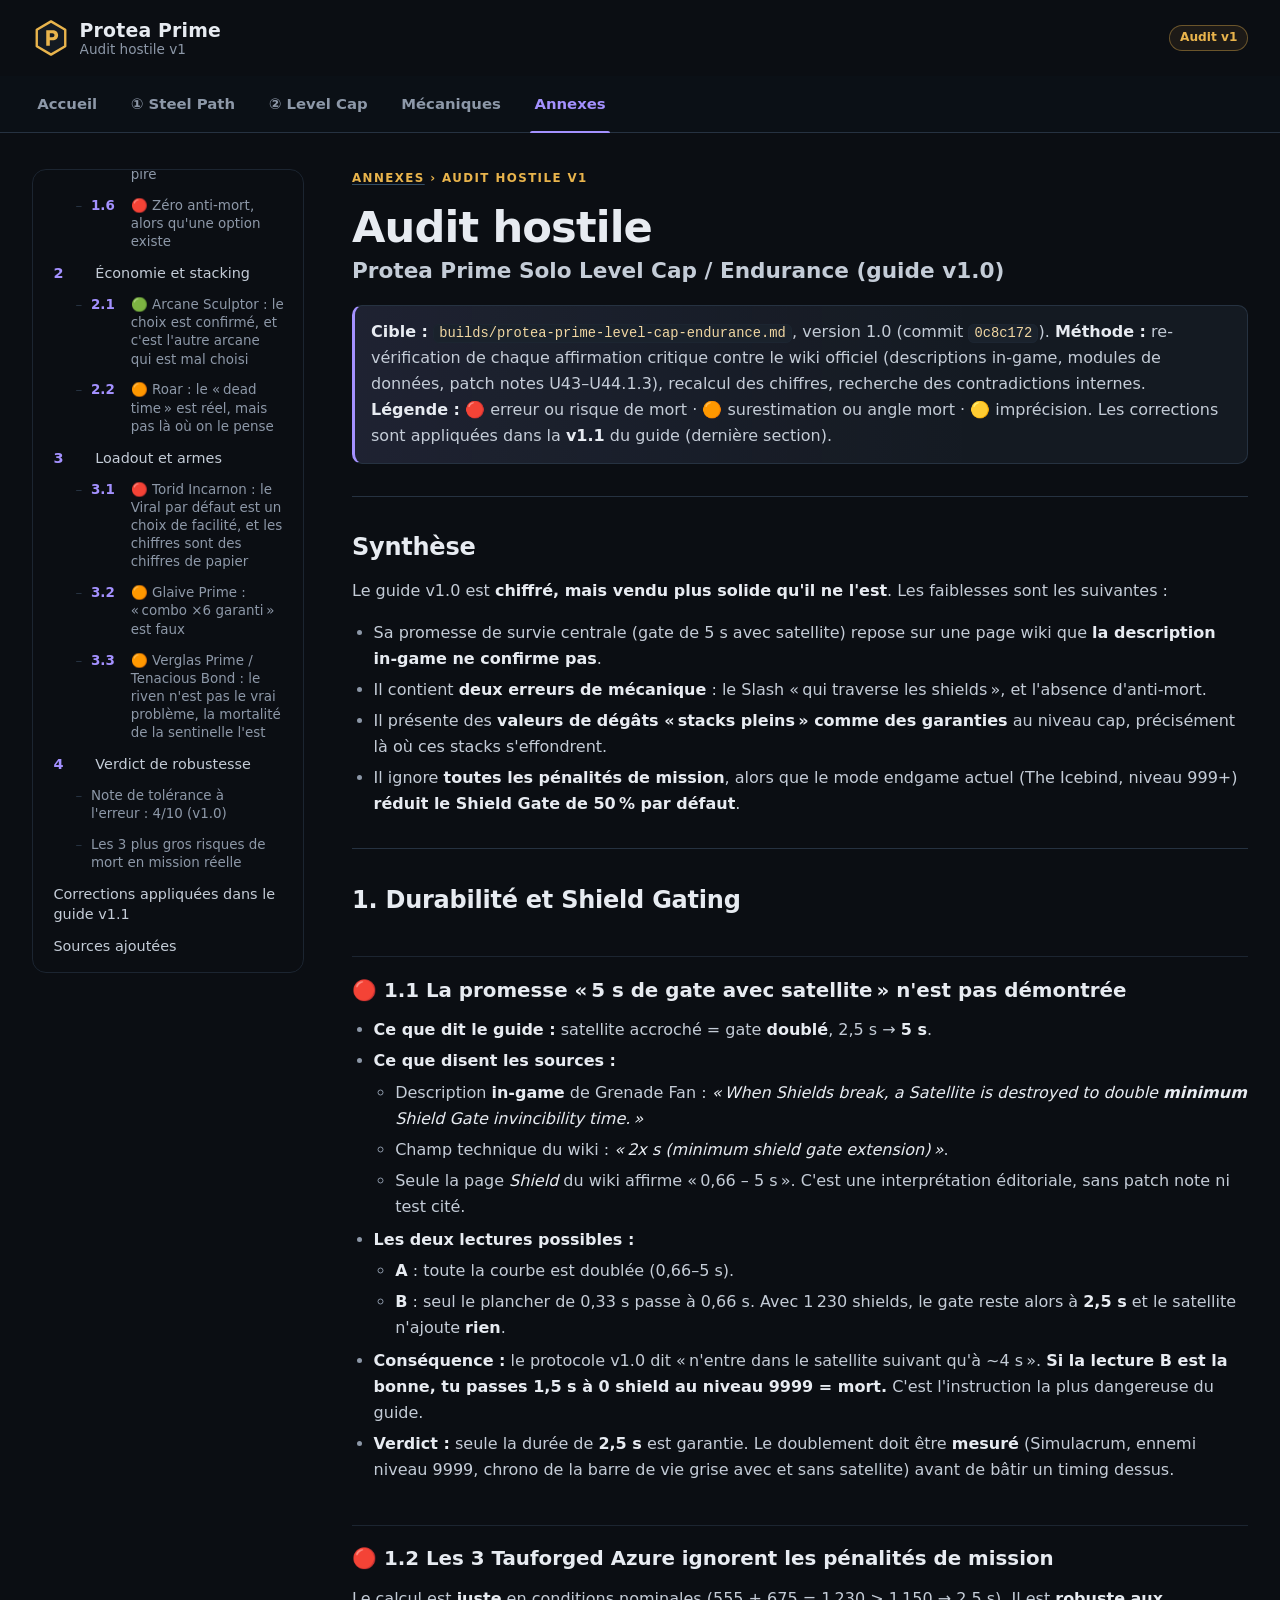
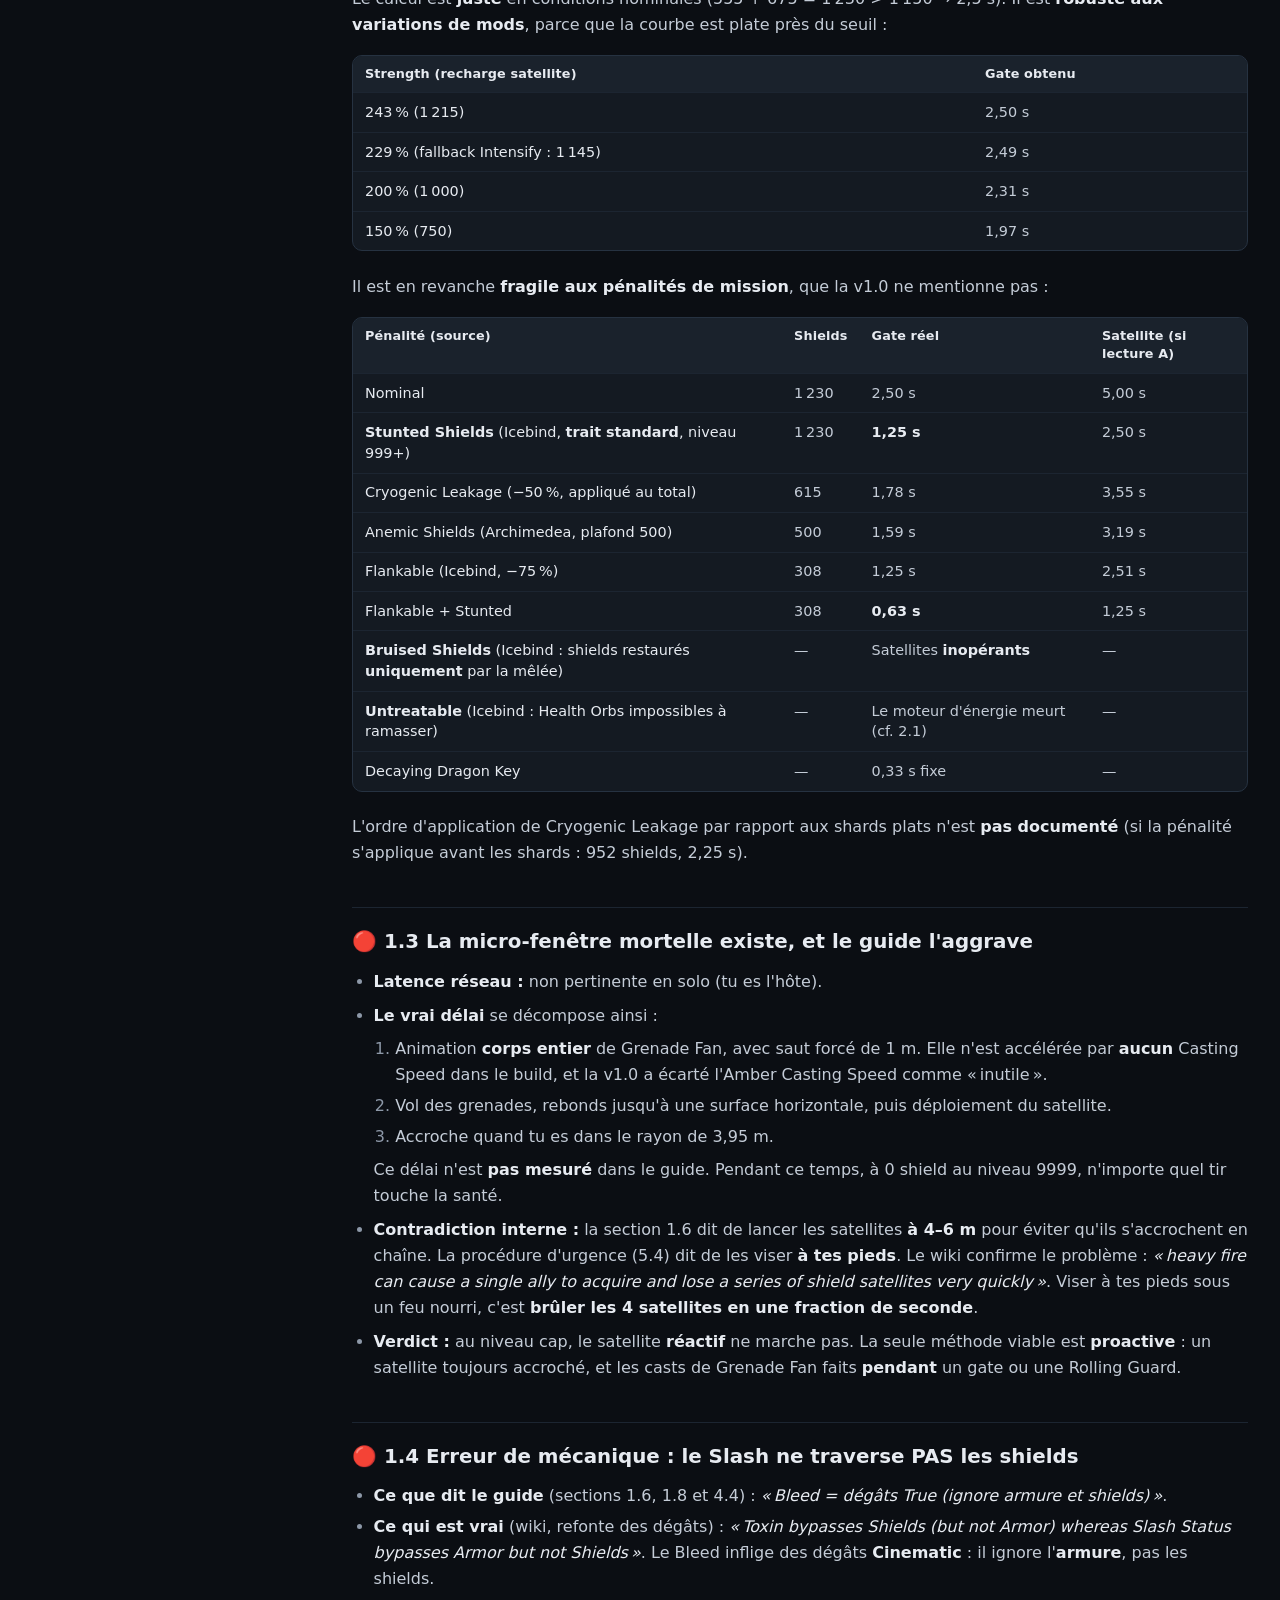
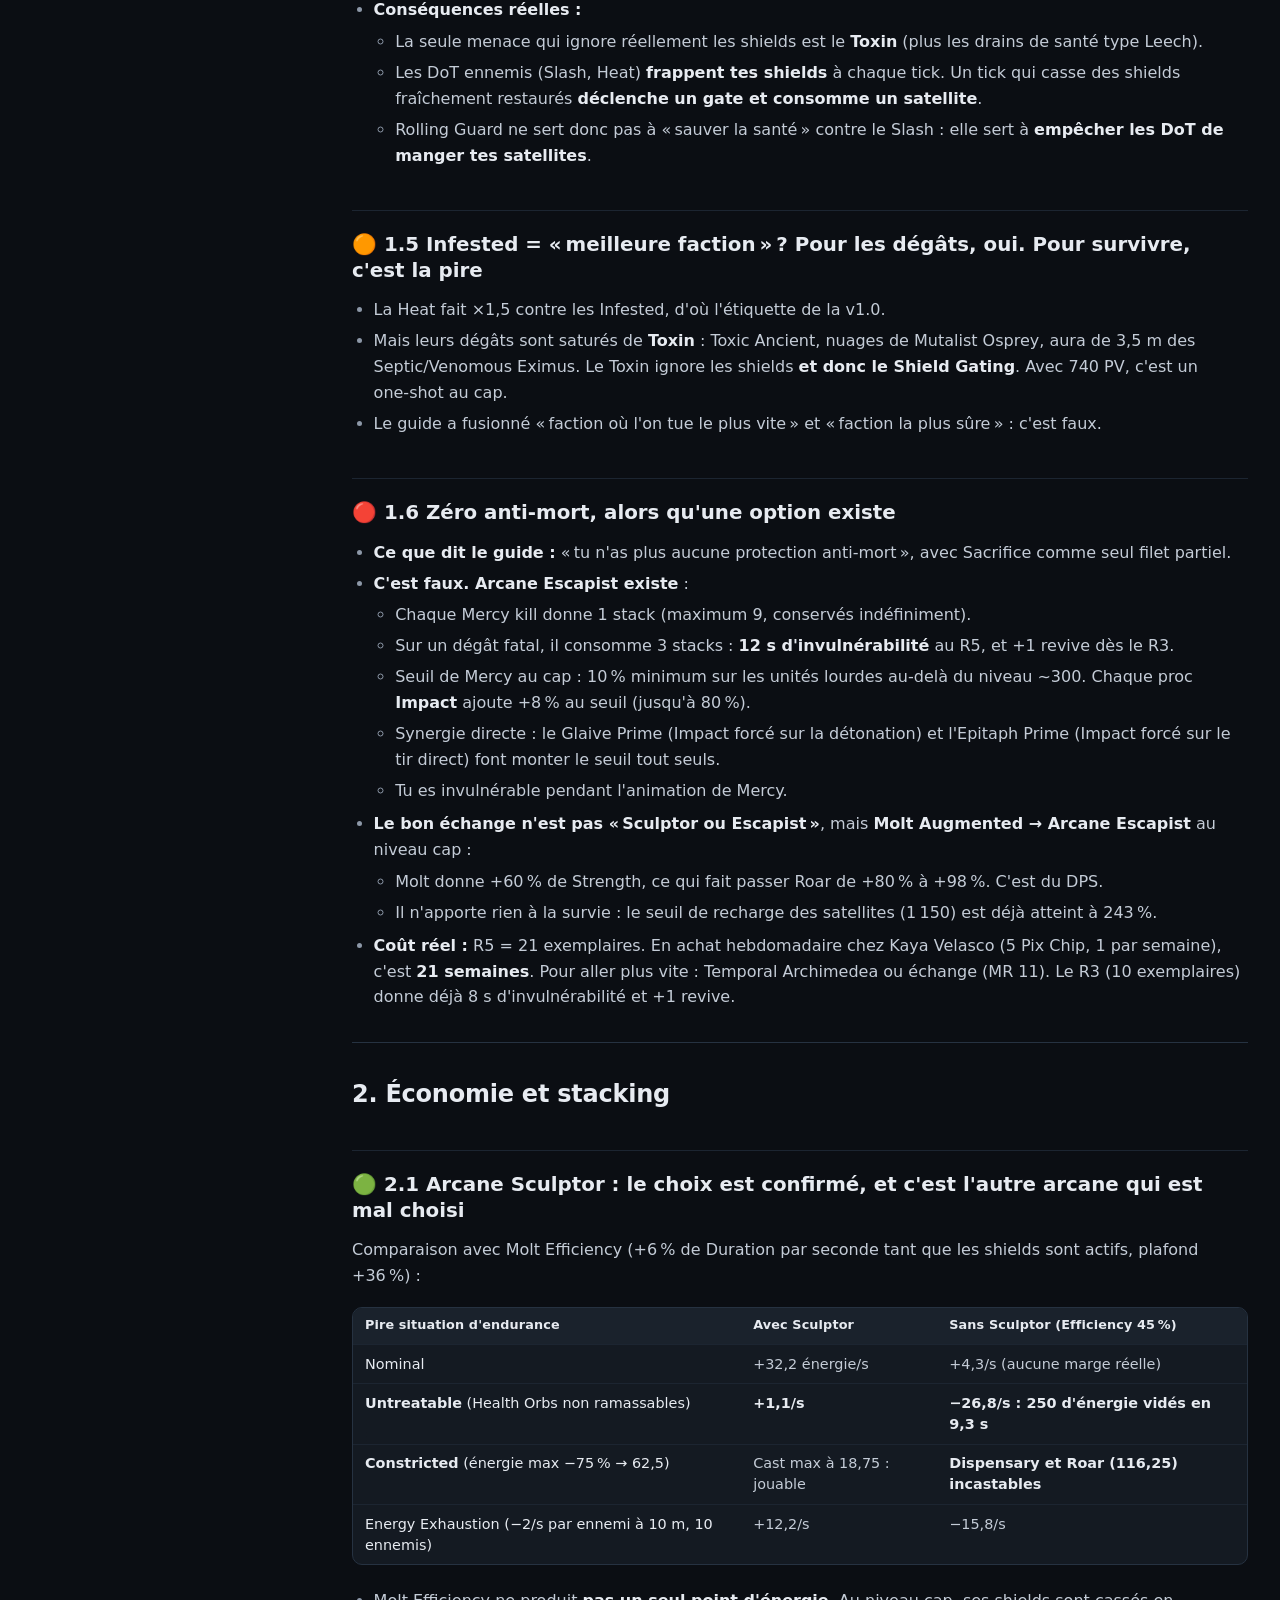
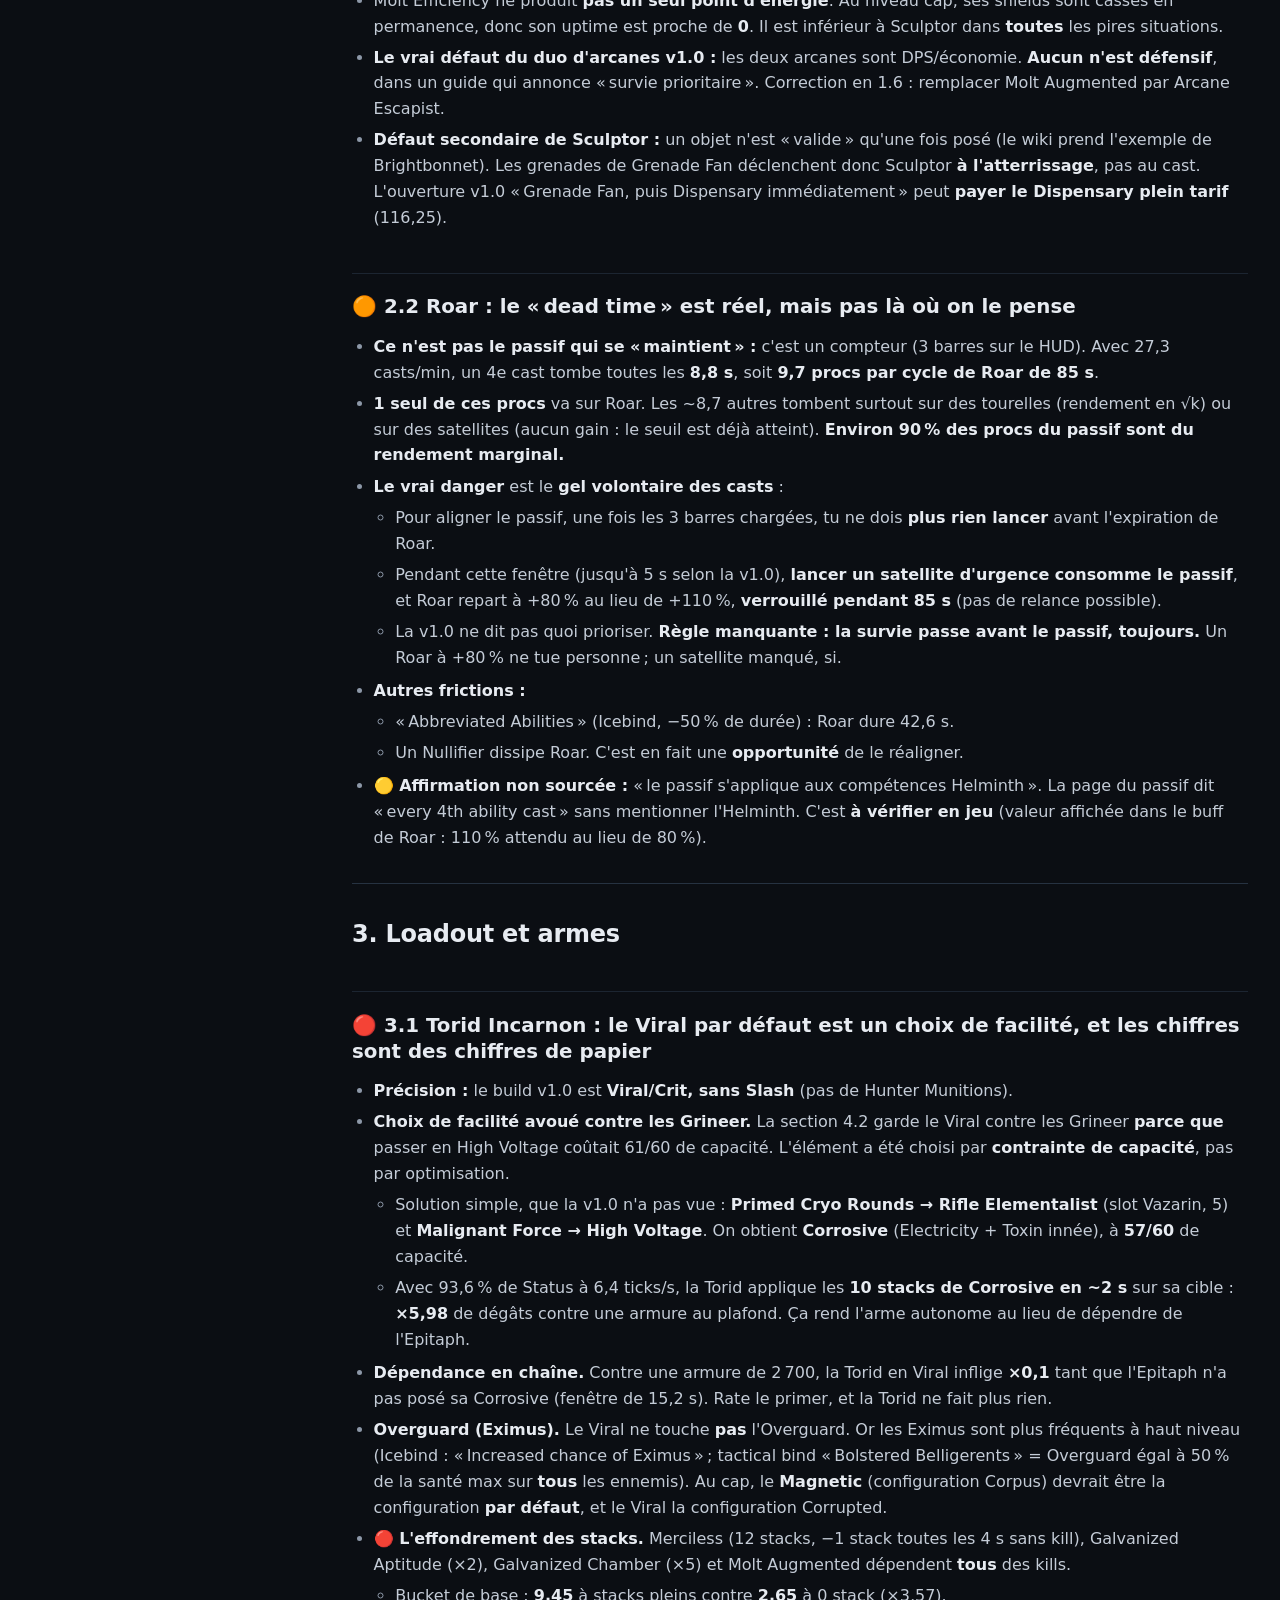
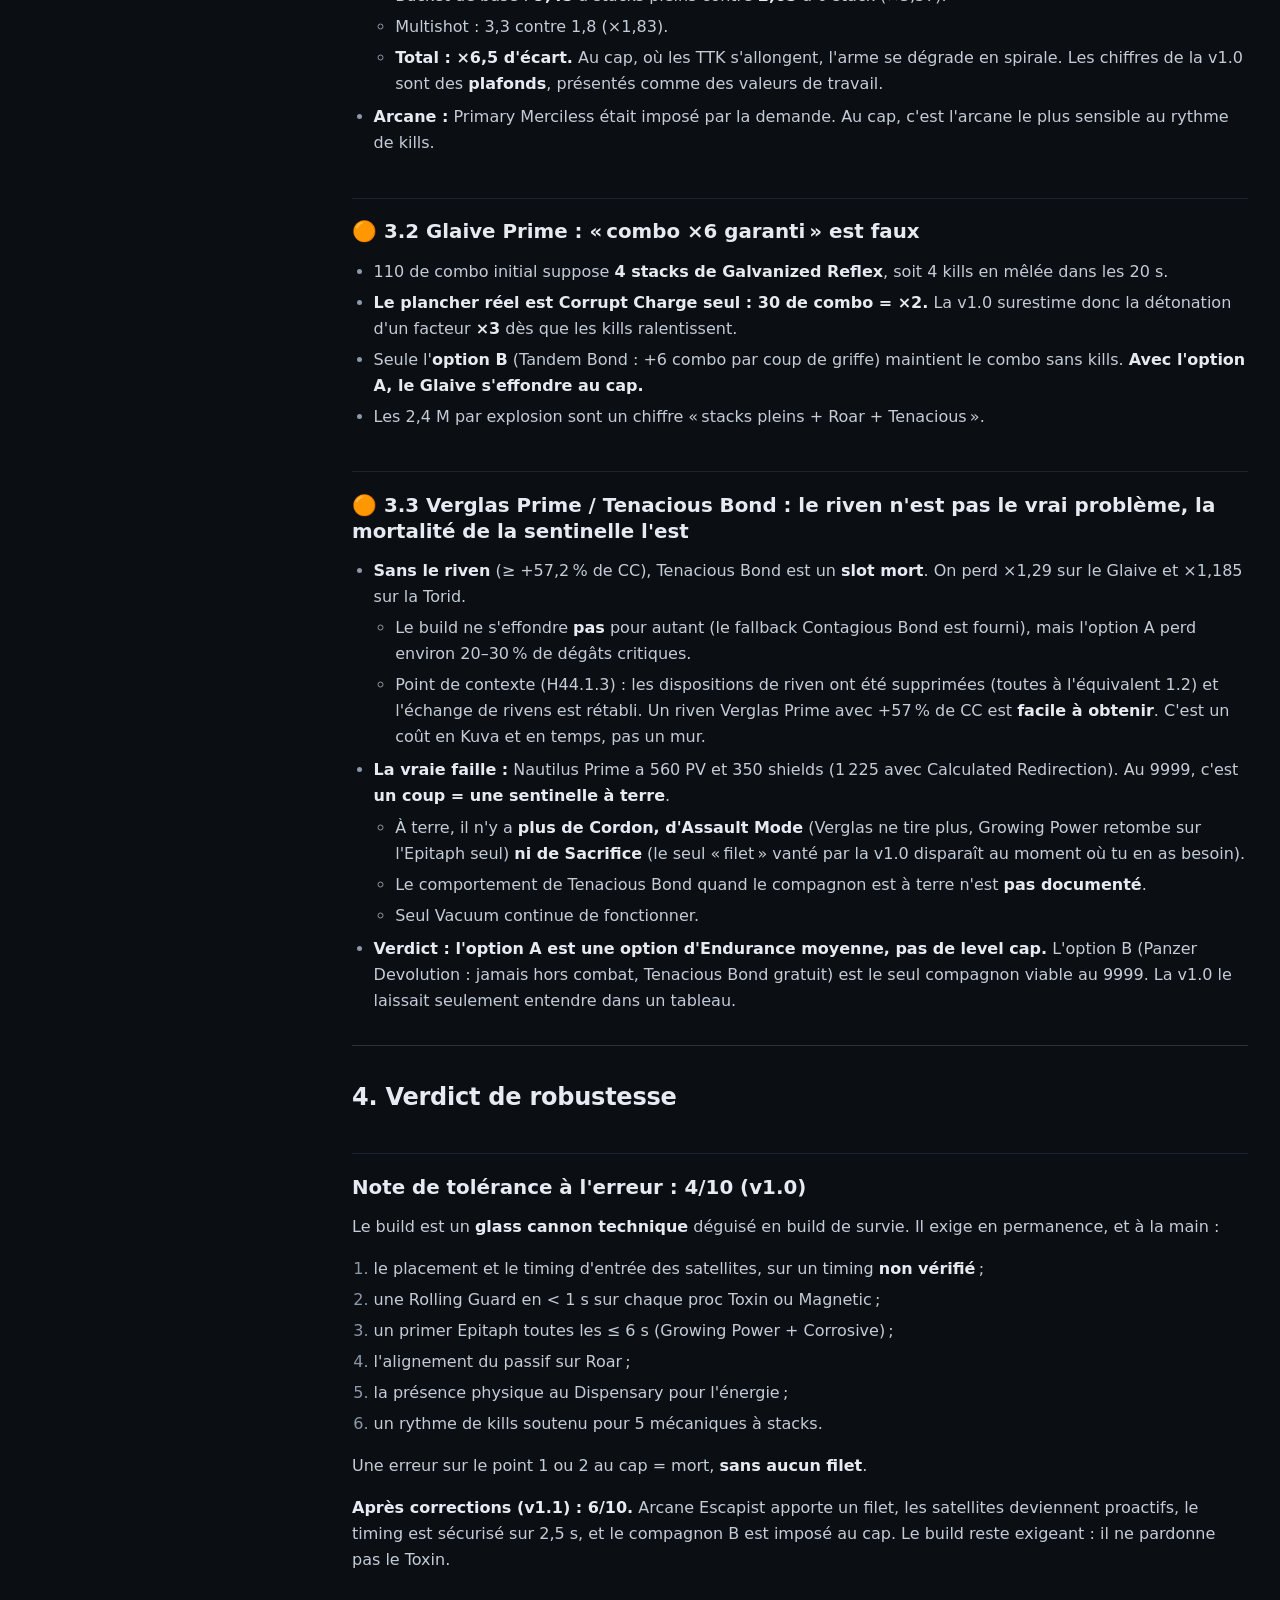
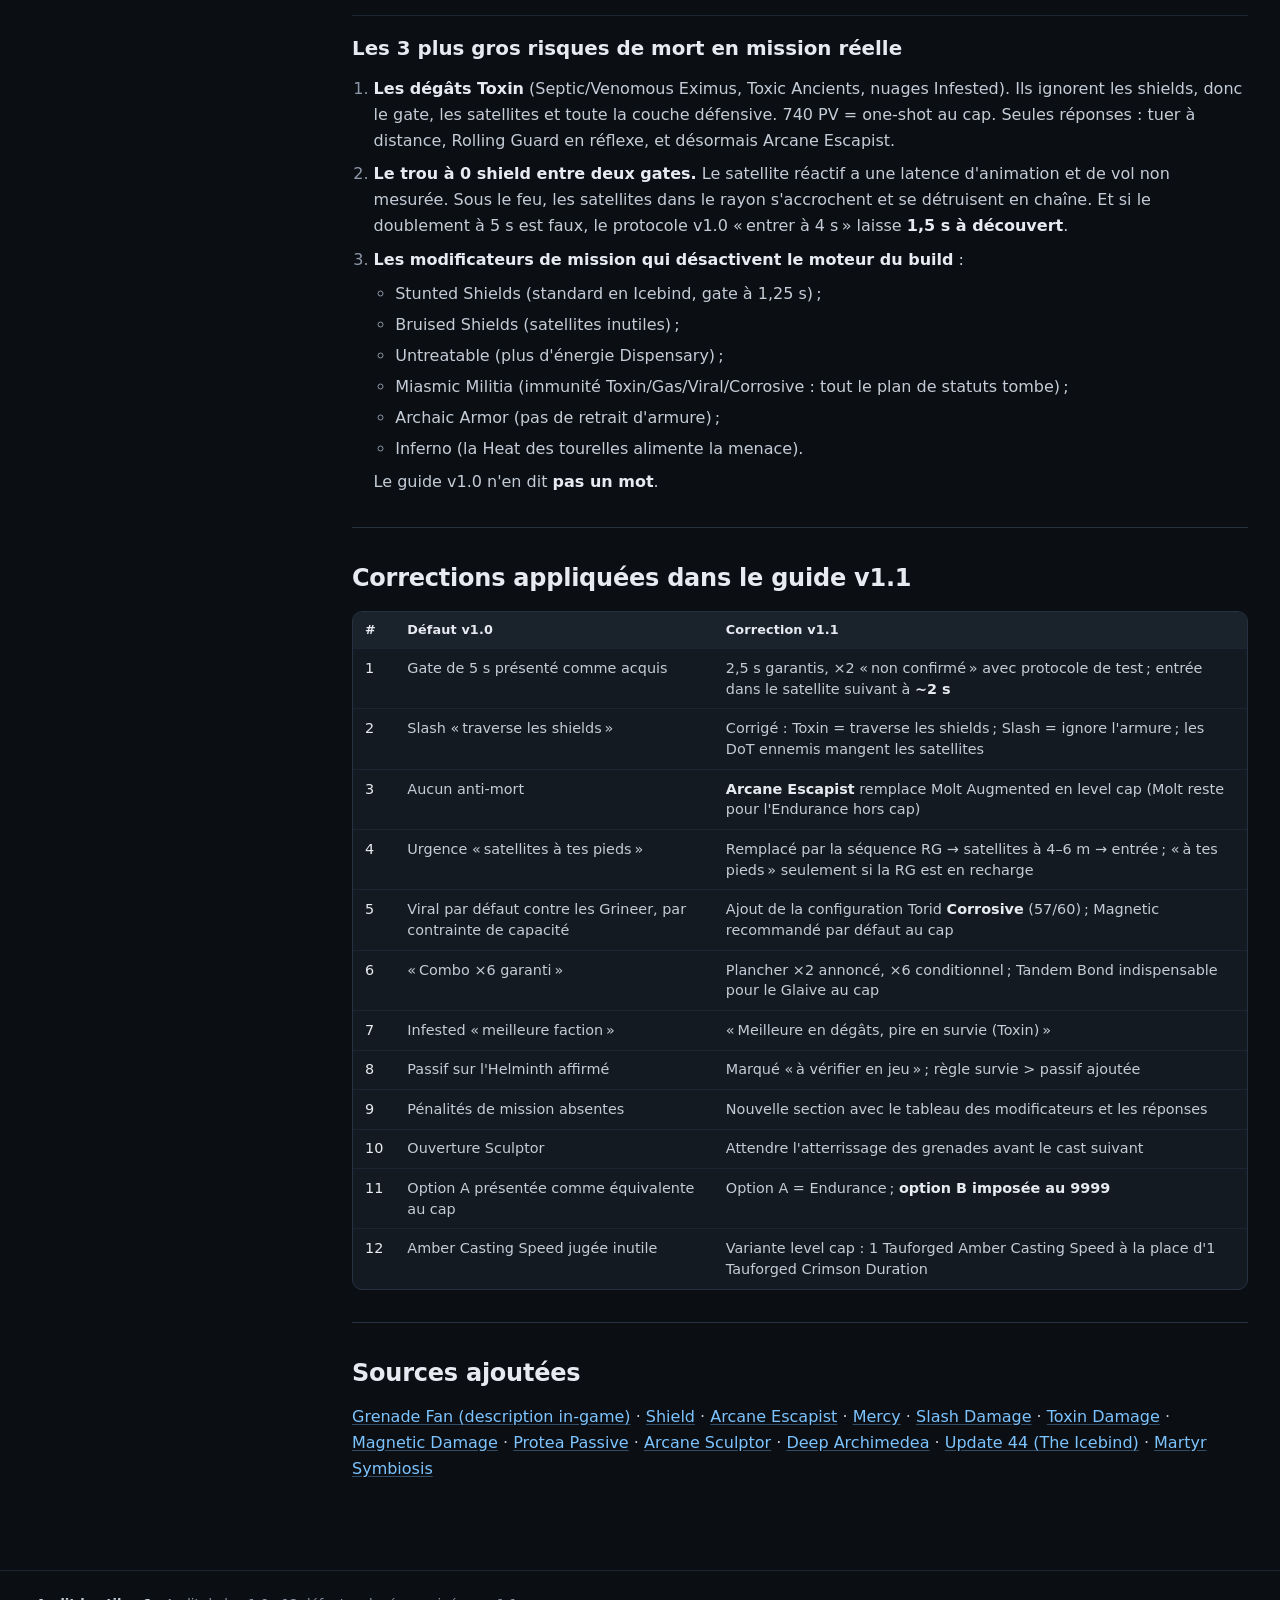
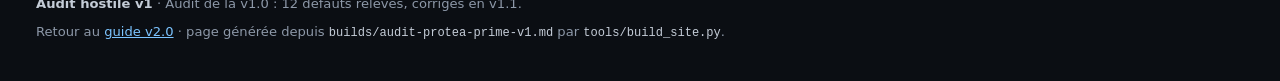
<file: docs/audit-v1.html>
<!doctype html>
<html lang="fr">
<head>
<meta charset="utf-8">
<meta name="viewport" content="width=device-width, initial-scale=1, viewport-fit=cover">
<title>Audit hostile v1 · Protea Prime</title>
<meta name="description" content="Audit de la v1.0 : 12 défauts relevés, corrigés en v1.1.">
<meta name="theme-color" content="#0b0e13">
<meta name="color-scheme" content="dark">
<meta property="og:type" content="article">
<meta property="og:title" content="Audit hostile v1 · Protea Prime">
<meta property="og:description" content="Audit de la v1.0 : 12 défauts relevés, corrigés en v1.1.">
<link rel="icon" href="assets/icon.svg" type="image/svg+xml">
<link rel="stylesheet" href="assets/style.css?v=e5adb52177">
<script>document.documentElement.classList.add("js")</script>
<script src="assets/app.js?v=c859760478" defer></script>
</head>
<body class="page-document">
<a class="skip-link" href="#main">Aller au contenu</a>
<header class="site-header"><div class="bar"><a class="brand" href="index.html"><svg class="logo" viewBox="0 0 64 64" aria-hidden="true" focusable="false"><path d="M32 4 56 18v28L32 60 8 46V18z" fill="#141a22" stroke="#e9b44c" stroke-width="4" stroke-linejoin="round"/><path fill="#e9b44c" fill-rule="evenodd" d="M24 45V19h10.5c5.8 0 9.5 3.3 9.5 8.4S40.3 35.8 34.5 35.8H30V45zm6-20.8v6.4h4.1c2.3 0 3.7-1.2 3.7-3.2s-1.4-3.2-3.7-3.2z"/></svg><span class="brand-text"><span class="brand-name">Protea Prime</span><span class="brand-context" data-context>Audit hostile v1</span></span></a><span class="chip chip-version">Audit v1</span><button class="toc-toggle" type="button" aria-expanded="false" hidden><svg class="icon" viewBox="0 0 24 24" aria-hidden="true" focusable="false"><path d="M9 6h11M9 12h11M9 18h11M4.5 6h.01M4.5 12h.01M4.5 18h.01"/></svg><span>Sommaire</span></button></div></header>
<nav class="tabs" aria-label="Sections du guide"><div class="tabs-inner"><a class="tab" href="index.html#accueil" data-accent="home"><span class="tab-ico"><svg class="icon" viewBox="0 0 24 24" aria-hidden="true" focusable="false"><path d="M4 10.5 12 4l8 6.5V20h-5.5v-5.5h-5V20H4z"/></svg></span><span class="tab-short">Accueil</span><span class="tab-long">Accueil</span></a><a class="tab" href="index.html#steel-path" data-accent="sp"><span class="tab-ico"><span class="tab-mark">1</span></span><span class="tab-short">Steel Path</span><span class="tab-long">① Steel Path</span></a><a class="tab" href="index.html#level-cap" data-accent="lc"><span class="tab-ico"><span class="tab-mark">2</span></span><span class="tab-short">Level Cap</span><span class="tab-long">② Level Cap</span></a><a class="tab" href="index.html#mecaniques" data-accent="mech"><span class="tab-ico"><svg class="icon" viewBox="0 0 24 24" aria-hidden="true" focusable="false"><path d="M10.6 5.14L10.73 2.38A9.7 9.7 0 0 1 13.27 2.38L13.4 5.14A7 7 0 0 1 15.86 6.16L17.9 4.3A9.7 9.7 0 0 1 19.7 6.1L17.84 8.14A7 7 0 0 1 18.86 10.6L21.62 10.73A9.7 9.7 0 0 1 21.62 13.27L18.86 13.4A7 7 0 0 1 17.84 15.86L19.7 17.9A9.7 9.7 0 0 1 17.9 19.7L15.86 17.84A7 7 0 0 1 13.4 18.86L13.27 21.62A9.7 9.7 0 0 1 10.73 21.62L10.6 18.86A7 7 0 0 1 8.14 17.84L6.1 19.7A9.7 9.7 0 0 1 4.3 17.9L6.16 15.86A7 7 0 0 1 5.14 13.4L2.38 13.27A9.7 9.7 0 0 1 2.38 10.73L5.14 10.6A7 7 0 0 1 6.16 8.14L4.3 6.1A9.7 9.7 0 0 1 6.1 4.3L8.14 6.16A7 7 0 0 1 10.6 5.14Z"/><circle cx="12" cy="12" r="3"/></svg></span><span class="tab-short">Mécaniques</span><span class="tab-long">Mécaniques</span></a><a class="tab is-current" href="index.html#annexes" data-accent="annex"><span class="tab-ico"><svg class="icon" viewBox="0 0 24 24" aria-hidden="true" focusable="false"><path d="M6.5 4H19v13H6.5A2.5 2.5 0 0 0 4 19.5v-13A2.5 2.5 0 0 1 6.5 4z"/><path d="M4 19.5A2.5 2.5 0 0 0 6.5 22H19v-5"/></svg></span><span class="tab-short">Annexes</span><span class="tab-long">Annexes</span></a></div></nav>
<main id="main" tabindex="-1">
<section class="panel accent-annex has-toc" id="document" data-label="Audit hostile v1"><div class="panel-inner"><nav class="toc" id="toc-document" aria-label="Sommaire : Audit hostile v1"><div class="toc-head"><span class="toc-title">Sommaire</span><button class="toc-close" type="button" aria-label="Fermer le sommaire"><svg class="icon" viewBox="0 0 24 24" aria-hidden="true" focusable="false"><path d="M6 6l12 12M18 6 6 18"/></svg></button></div><ol class="toc-list"><li><a href="#synthese"><span class="toc-text">Synthèse</span></a></li><li><a href="#s1"><span class="toc-num">1</span><span class="toc-text">Durabilité et Shield Gating</span></a><ol class="toc-sub"><li><a href="#s1-1"><span class="toc-num">1.1</span><span class="toc-text">🔴 La promesse « 5 s de gate avec satellite » n&#x27;est pas démontrée</span></a></li><li><a href="#s1-2"><span class="toc-num">1.2</span><span class="toc-text">🔴 Les 3 Tauforged Azure ignorent les pénalités de mission</span></a></li><li><a href="#s1-3"><span class="toc-num">1.3</span><span class="toc-text">🔴 La micro‑fenêtre mortelle existe, et le guide l&#x27;aggrave</span></a></li><li><a href="#s1-4"><span class="toc-num">1.4</span><span class="toc-text">🔴 Erreur de mécanique : le Slash ne traverse PAS les shields</span></a></li><li><a href="#s1-5"><span class="toc-num">1.5</span><span class="toc-text">🟠 Infested = « meilleure faction » ? Pour les dégâts, oui. Pour survivre, c&#x27;est la pire</span></a></li><li><a href="#s1-6"><span class="toc-num">1.6</span><span class="toc-text">🔴 Zéro anti‑mort, alors qu&#x27;une option existe</span></a></li></ol></li><li><a href="#s2"><span class="toc-num">2</span><span class="toc-text">Économie et stacking</span></a><ol class="toc-sub"><li><a href="#s2-1"><span class="toc-num">2.1</span><span class="toc-text">🟢 Arcane Sculptor : le choix est confirmé, et c&#x27;est l&#x27;autre arcane qui est mal choisi</span></a></li><li><a href="#s2-2"><span class="toc-num">2.2</span><span class="toc-text">🟠 Roar : le « dead time » est réel, mais pas là où on le pense</span></a></li></ol></li><li><a href="#s3"><span class="toc-num">3</span><span class="toc-text">Loadout et armes</span></a><ol class="toc-sub"><li><a href="#s3-1"><span class="toc-num">3.1</span><span class="toc-text">🔴 Torid Incarnon : le Viral par défaut est un choix de facilité, et les chiffres sont des chiffres de papier</span></a></li><li><a href="#s3-2"><span class="toc-num">3.2</span><span class="toc-text">🟠 Glaive Prime : « combo ×6 garanti » est faux</span></a></li><li><a href="#s3-3"><span class="toc-num">3.3</span><span class="toc-text">🟠 Verglas Prime / Tenacious Bond : le riven n&#x27;est pas le vrai problème, la mortalité de la sentinelle l&#x27;est</span></a></li></ol></li><li><a href="#s4"><span class="toc-num">4</span><span class="toc-text">Verdict de robustesse</span></a><ol class="toc-sub"><li><a href="#note-de-tolerance-a-l-erreur-4-10"><span class="toc-text">Note de tolérance à l&#x27;erreur : 4/10 (v1.0)</span></a></li><li><a href="#les-3-plus-gros-risques-de-mort-en-mission"><span class="toc-text">Les 3 plus gros risques de mort en mission réelle</span></a></li></ol></li><li><a href="#corrections-appliquees-dans-le-guide-v1-1"><span class="toc-text">Corrections appliquées dans le guide v1.1</span></a></li><li><a href="#sources-ajoutees"><span class="toc-text">Sources ajoutées</span></a></li></ol></nav><article class="prose"><header class="hero"><p class="hero-kicker"><a href="index.html#annexes">Annexes</a> › Audit hostile v1</p><h1>Audit hostile<span class="sub">Protea Prime Solo Level Cap / Endurance (guide v1.0)</span></h1></header><blockquote class="callout">
<p><strong>Cible :</strong> <code>builds/protea-prime-level-cap-endurance.md</code>, version 1.0 (commit <code>0c8c172</code>).
<strong>Méthode :</strong> re-vérification de chaque affirmation critique contre le wiki officiel (descriptions in‑game, modules de données, patch notes U43–U44.1.3), recalcul des chiffres, recherche des contradictions internes.
<strong>Légende :</strong> 🔴 erreur ou risque de mort · 🟠 surestimation ou angle mort · 🟡 imprécision.
Les corrections sont appliquées dans la <strong>v1.1</strong> du guide (dernière section).</p>
</blockquote>
<hr />
<h2 id="synthese">Synthèse<a class="h-anchor" href="#synthese" aria-hidden="true" tabindex="-1">#</a></h2>
<p>Le guide v1.0 est <strong>chiffré, mais vendu plus solide qu'il ne l'est</strong>. Les faiblesses sont les suivantes :</p>
<ul>
<li>Sa promesse de survie centrale (gate de 5 s avec satellite) repose sur une page wiki que <strong>la description in‑game ne confirme pas</strong>.</li>
<li>Il contient <strong>deux erreurs de mécanique</strong> : le Slash « qui traverse les shields », et l'absence d'anti‑mort.</li>
<li>Il présente des <strong>valeurs de dégâts « stacks pleins » comme des garanties</strong> au niveau cap, précisément là où ces stacks s'effondrent.</li>
<li>Il ignore <strong>toutes les pénalités de mission</strong>, alors que le mode endgame actuel (The Icebind, niveau 999+) <strong>réduit le Shield Gate de 50 % par défaut</strong>.</li>
</ul>
<hr />
<h2 id="s1">1. Durabilité et Shield Gating<a class="h-anchor" href="#s1" aria-hidden="true" tabindex="-1">#</a></h2>
<h3 id="s1-1">🔴 1.1 La promesse « 5 s de gate avec satellite » n'est pas démontrée<a class="h-anchor" href="#s1-1" aria-hidden="true" tabindex="-1">#</a></h3>
<ul>
<li><strong>Ce que dit le guide :</strong> satellite accroché = gate <strong>doublé</strong>, 2,5 s → <strong>5 s</strong>.</li>
<li><strong>Ce que disent les sources :</strong>
<ul>
<li>Description <strong>in‑game</strong> de Grenade Fan : <em>« When Shields break, a Satellite is destroyed to double <strong>minimum</strong> Shield Gate invincibility time. »</em></li>
<li>Champ technique du wiki : <em>« 2x s (minimum shield gate extension) »</em>.</li>
<li>Seule la page <em>Shield</em> du wiki affirme « 0,66 – 5 s ». C'est une interprétation éditoriale, sans patch note ni test cité.</li>
</ul>
</li>
<li><strong>Les deux lectures possibles :</strong>
<ul>
<li><strong>A</strong> : toute la courbe est doublée (0,66–5 s).</li>
<li><strong>B</strong> : seul le plancher de 0,33 s passe à 0,66 s. Avec 1 230 shields, le gate reste alors à <strong>2,5 s</strong> et le satellite n'ajoute <strong>rien</strong>.</li>
</ul>
</li>
<li><strong>Conséquence :</strong> le protocole v1.0 dit « n'entre dans le satellite suivant qu'à ~4 s ». <strong>Si la lecture B est la bonne, tu passes 1,5 s à 0 shield au niveau 9999 = mort.</strong> C'est l'instruction la plus dangereuse du guide.</li>
<li><strong>Verdict :</strong> seule la durée de <strong>2,5 s</strong> est garantie. Le doublement doit être <strong>mesuré</strong> (Simulacrum, ennemi niveau 9999, chrono de la barre de vie grise avec et sans satellite) avant de bâtir un timing dessus.</li>
</ul>
<h3 id="s1-2">🔴 1.2 Les 3 Tauforged Azure ignorent les pénalités de mission<a class="h-anchor" href="#s1-2" aria-hidden="true" tabindex="-1">#</a></h3>
<p>Le calcul est <strong>juste</strong> en conditions nominales (555 + 675 = 1 230 &gt; 1 150 → 2,5 s). Il est <strong>robuste aux variations de mods</strong>, parce que la courbe est plate près du seuil :</p>
<div class="table-wrap"><table>
<thead>
<tr>
<th>Strength (recharge satellite)</th>
<th class="nw">Gate obtenu</th>
</tr>
</thead>
<tbody>
<tr>
<td data-label="Strength (recharge satellite)">243 % (1 215)</td>
<td data-label="Gate obtenu" class="nw">2,50 s</td>
</tr>
<tr>
<td data-label="Strength (recharge satellite)">229 % (fallback Intensify : 1 145)</td>
<td data-label="Gate obtenu" class="nw">2,49 s</td>
</tr>
<tr>
<td data-label="Strength (recharge satellite)">200 % (1 000)</td>
<td data-label="Gate obtenu" class="nw">2,31 s</td>
</tr>
<tr>
<td data-label="Strength (recharge satellite)">150 % (750)</td>
<td data-label="Gate obtenu" class="nw">1,97 s</td>
</tr>
</tbody>
</table></div>
<p>Il est en revanche <strong>fragile aux pénalités de mission</strong>, que la v1.0 ne mentionne pas :</p>
<div class="table-wrap"><table>
<thead>
<tr>
<th>Pénalité (source)</th>
<th class="nw">Shields</th>
<th>Gate réel</th>
<th>Satellite (si lecture A)</th>
</tr>
</thead>
<tbody>
<tr>
<td data-label="Pénalité (source)">Nominal</td>
<td data-label="Shields" class="nw">1 230</td>
<td data-label="Gate réel">2,50 s</td>
<td data-label="Satellite (si lecture A)">5,00 s</td>
</tr>
<tr>
<td data-label="Pénalité (source)"><strong>Stunted Shields</strong> (Icebind, <strong>trait standard</strong>, niveau 999+)</td>
<td data-label="Shields" class="nw">1 230</td>
<td data-label="Gate réel"><strong>1,25 s</strong></td>
<td data-label="Satellite (si lecture A)">2,50 s</td>
</tr>
<tr>
<td data-label="Pénalité (source)">Cryogenic Leakage (−50 %, appliqué au total)</td>
<td data-label="Shields" class="nw">615</td>
<td data-label="Gate réel">1,78 s</td>
<td data-label="Satellite (si lecture A)">3,55 s</td>
</tr>
<tr>
<td data-label="Pénalité (source)">Anemic Shields (Archimedea, plafond 500)</td>
<td data-label="Shields" class="nw">500</td>
<td data-label="Gate réel">1,59 s</td>
<td data-label="Satellite (si lecture A)">3,19 s</td>
</tr>
<tr>
<td data-label="Pénalité (source)">Flankable (Icebind, −75 %)</td>
<td data-label="Shields" class="nw">308</td>
<td data-label="Gate réel">1,25 s</td>
<td data-label="Satellite (si lecture A)">2,51 s</td>
</tr>
<tr>
<td data-label="Pénalité (source)">Flankable + Stunted</td>
<td data-label="Shields" class="nw">308</td>
<td data-label="Gate réel"><strong>0,63 s</strong></td>
<td data-label="Satellite (si lecture A)">1,25 s</td>
</tr>
<tr>
<td data-label="Pénalité (source)"><strong>Bruised Shields</strong> (Icebind : shields restaurés <strong>uniquement</strong> par la mêlée)</td>
<td data-label="Shields" class="nw">—</td>
<td data-label="Gate réel">Satellites <strong>inopérants</strong></td>
<td data-label="Satellite (si lecture A)">—</td>
</tr>
<tr>
<td data-label="Pénalité (source)"><strong>Untreatable</strong> (Icebind : Health Orbs impossibles à ramasser)</td>
<td data-label="Shields" class="nw">—</td>
<td data-label="Gate réel">Le moteur d'énergie meurt (cf. 2.1)</td>
<td data-label="Satellite (si lecture A)">—</td>
</tr>
<tr>
<td data-label="Pénalité (source)">Decaying Dragon Key</td>
<td data-label="Shields" class="nw">—</td>
<td data-label="Gate réel">0,33 s fixe</td>
<td data-label="Satellite (si lecture A)">—</td>
</tr>
</tbody>
</table></div>
<p>L'ordre d'application de Cryogenic Leakage par rapport aux shards plats n'est <strong>pas documenté</strong> (si la pénalité s'applique avant les shards : 952 shields, 2,25 s).</p>
<h3 id="s1-3">🔴 1.3 La micro‑fenêtre mortelle existe, et le guide l'aggrave<a class="h-anchor" href="#s1-3" aria-hidden="true" tabindex="-1">#</a></h3>
<ul>
<li>
<p><strong>Latence réseau :</strong> non pertinente en solo (tu es l'hôte).</p>
</li>
<li>
<p><strong>Le vrai délai</strong> se décompose ainsi :</p>
<ol>
<li>Animation <strong>corps entier</strong> de Grenade Fan, avec saut forcé de 1 m. Elle n'est accélérée par <strong>aucun</strong> Casting Speed dans le build, et la v1.0 a écarté l'Amber Casting Speed comme « inutile ».</li>
<li>Vol des grenades, rebonds jusqu'à une surface horizontale, puis déploiement du satellite.</li>
<li>Accroche quand tu es dans le rayon de 3,95 m.</li>
</ol>
<p>Ce délai n'est <strong>pas mesuré</strong> dans le guide. Pendant ce temps, à 0 shield au niveau 9999, n'importe quel tir touche la santé.</p>
</li>
<li>
<p><strong>Contradiction interne :</strong> la section 1.6 dit de lancer les satellites <strong>à 4–6 m</strong> pour éviter qu'ils s'accrochent en chaîne. La procédure d'urgence (5.4) dit de les viser <strong>à tes pieds</strong>. Le wiki confirme le problème : <em>« heavy fire can cause a single ally to acquire and lose a series of shield satellites very quickly »</em>. Viser à tes pieds sous un feu nourri, c'est <strong>brûler les 4 satellites en une fraction de seconde</strong>.</p>
</li>
<li>
<p><strong>Verdict :</strong> au niveau cap, le satellite <strong>réactif</strong> ne marche pas. La seule méthode viable est <strong>proactive</strong> : un satellite toujours accroché, et les casts de Grenade Fan faits <strong>pendant</strong> un gate ou une Rolling Guard.</p>
</li>
</ul>
<h3 id="s1-4">🔴 1.4 Erreur de mécanique : le Slash ne traverse PAS les shields<a class="h-anchor" href="#s1-4" aria-hidden="true" tabindex="-1">#</a></h3>
<ul>
<li><strong>Ce que dit le guide</strong> (sections 1.6, 1.8 et 4.4) : <em>« Bleed = dégâts True (ignore armure et shields) »</em>.</li>
<li><strong>Ce qui est vrai</strong> (wiki, refonte des dégâts) : <em>« Toxin bypasses Shields (but not Armor) whereas Slash Status bypasses Armor but not Shields »</em>. Le Bleed inflige des dégâts <strong>Cinematic</strong> : il ignore l'<strong>armure</strong>, pas les shields.</li>
<li><strong>Conséquences réelles :</strong>
<ul>
<li>La seule menace qui ignore réellement les shields est le <strong>Toxin</strong> (plus les drains de santé type Leech).</li>
<li>Les DoT ennemis (Slash, Heat) <strong>frappent tes shields</strong> à chaque tick. Un tick qui casse des shields fraîchement restaurés <strong>déclenche un gate et consomme un satellite</strong>.</li>
<li>Rolling Guard ne sert donc pas à « sauver la santé » contre le Slash : elle sert à <strong>empêcher les DoT de manger tes satellites</strong>.</li>
</ul>
</li>
</ul>
<h3 id="s1-5">🟠 1.5 Infested = « meilleure faction » ? Pour les dégâts, oui. Pour survivre, c'est la pire<a class="h-anchor" href="#s1-5" aria-hidden="true" tabindex="-1">#</a></h3>
<ul>
<li>La Heat fait ×1,5 contre les Infested, d'où l'étiquette de la v1.0.</li>
<li>Mais leurs dégâts sont saturés de <strong>Toxin</strong> : Toxic Ancient, nuages de Mutalist Osprey, aura de 3,5 m des Septic/Venomous Eximus. Le Toxin ignore les shields <strong>et donc le Shield Gating</strong>. Avec 740 PV, c'est un one‑shot au cap.</li>
<li>Le guide a fusionné « faction où l'on tue le plus vite » et « faction la plus sûre » : c'est faux.</li>
</ul>
<h3 id="s1-6">🔴 1.6 Zéro anti‑mort, alors qu'une option existe<a class="h-anchor" href="#s1-6" aria-hidden="true" tabindex="-1">#</a></h3>
<ul>
<li><strong>Ce que dit le guide :</strong> « tu n'as plus aucune protection anti‑mort », avec Sacrifice comme seul filet partiel.</li>
<li><strong>C'est faux. Arcane Escapist existe</strong> :
<ul>
<li>Chaque Mercy kill donne 1 stack (maximum 9, conservés indéfiniment).</li>
<li>Sur un dégât fatal, il consomme 3 stacks : <strong>12 s d'invulnérabilité</strong> au R5, et +1 revive dès le R3.</li>
<li>Seuil de Mercy au cap : 10 % minimum sur les unités lourdes au‑delà du niveau ~300. Chaque proc <strong>Impact</strong> ajoute +8 % au seuil (jusqu'à 80 %).</li>
<li>Synergie directe : le Glaive Prime (Impact forcé sur la détonation) et l'Epitaph Prime (Impact forcé sur le tir direct) font monter le seuil tout seuls.</li>
<li>Tu es invulnérable pendant l'animation de Mercy.</li>
</ul>
</li>
<li><strong>Le bon échange n'est pas « Sculptor ou Escapist »</strong>, mais <strong>Molt Augmented → Arcane Escapist</strong> au niveau cap :
<ul>
<li>Molt donne +60 % de Strength, ce qui fait passer Roar de +80 % à +98 %. C'est du DPS.</li>
<li>Il n'apporte rien à la survie : le seuil de recharge des satellites (1 150) est déjà atteint à 243 %.</li>
</ul>
</li>
<li><strong>Coût réel :</strong> R5 = 21 exemplaires. En achat hebdomadaire chez Kaya Velasco (5 Pix Chip, 1 par semaine), c'est <strong>21 semaines</strong>. Pour aller plus vite : Temporal Archimedea ou échange (MR 11). Le R3 (10 exemplaires) donne déjà 8 s d'invulnérabilité et +1 revive.</li>
</ul>
<hr />
<h2 id="s2">2. Économie et stacking<a class="h-anchor" href="#s2" aria-hidden="true" tabindex="-1">#</a></h2>
<h3 id="s2-1">🟢 2.1 Arcane Sculptor : le choix est confirmé, et c'est l'autre arcane qui est mal choisi<a class="h-anchor" href="#s2-1" aria-hidden="true" tabindex="-1">#</a></h3>
<p>Comparaison avec Molt Efficiency (+6 % de Duration par seconde tant que les shields sont actifs, plafond +36 %) :</p>
<div class="table-wrap stack"><table>
<thead>
<tr>
<th>Pire situation d'endurance</th>
<th>Avec Sculptor</th>
<th>Sans Sculptor (Efficiency 45 %)</th>
</tr>
</thead>
<tbody>
<tr>
<td data-label="Pire situation d'endurance">Nominal</td>
<td data-label="Avec Sculptor">+32,2 énergie/s</td>
<td data-label="Sans Sculptor (Efficiency 45 %)">+4,3/s (aucune marge réelle)</td>
</tr>
<tr>
<td data-label="Pire situation d'endurance"><strong>Untreatable</strong> (Health Orbs non ramassables)</td>
<td data-label="Avec Sculptor"><strong>+1,1/s</strong></td>
<td data-label="Sans Sculptor (Efficiency 45 %)"><strong>−26,8/s : 250 d'énergie vidés en 9,3 s</strong></td>
</tr>
<tr>
<td data-label="Pire situation d'endurance"><strong>Constricted</strong> (énergie max −75 % → 62,5)</td>
<td data-label="Avec Sculptor">Cast max à 18,75 : jouable</td>
<td data-label="Sans Sculptor (Efficiency 45 %)"><strong>Dispensary et Roar (116,25) incastables</strong></td>
</tr>
<tr>
<td data-label="Pire situation d'endurance">Energy Exhaustion (−2/s par ennemi à 10 m, 10 ennemis)</td>
<td data-label="Avec Sculptor">+12,2/s</td>
<td data-label="Sans Sculptor (Efficiency 45 %)">−15,8/s</td>
</tr>
</tbody>
</table></div>
<ul>
<li>Molt Efficiency ne produit <strong>pas un seul point d'énergie</strong>. Au niveau cap, ses shields sont cassés en permanence, donc son uptime est proche de <strong>0</strong>. Il est inférieur à Sculptor dans <strong>toutes</strong> les pires situations.</li>
<li><strong>Le vrai défaut du duo d'arcanes v1.0 :</strong> les deux arcanes sont DPS/économie. <strong>Aucun n'est défensif</strong>, dans un guide qui annonce « survie prioritaire ». Correction en 1.6 : remplacer Molt Augmented par Arcane Escapist.</li>
<li><strong>Défaut secondaire de Sculptor :</strong> un objet n'est « valide » qu'une fois posé (le wiki prend l'exemple de Brightbonnet). Les grenades de Grenade Fan déclenchent donc Sculptor <strong>à l'atterrissage</strong>, pas au cast. L'ouverture v1.0 « Grenade Fan, puis Dispensary immédiatement » peut <strong>payer le Dispensary plein tarif</strong> (116,25).</li>
</ul>
<h3 id="s2-2">🟠 2.2 Roar : le « dead time » est réel, mais pas là où on le pense<a class="h-anchor" href="#s2-2" aria-hidden="true" tabindex="-1">#</a></h3>
<ul>
<li><strong>Ce n'est pas le passif qui se « maintient » :</strong> c'est un compteur (3 barres sur le HUD). Avec 27,3 casts/min, un 4e cast tombe toutes les <strong>8,8 s</strong>, soit <strong>9,7 procs par cycle de Roar de 85 s</strong>.</li>
<li><strong>1 seul de ces procs</strong> va sur Roar. Les ~8,7 autres tombent surtout sur des tourelles (rendement en √k) ou sur des satellites (aucun gain : le seuil est déjà atteint). <strong>Environ 90 % des procs du passif sont du rendement marginal.</strong></li>
<li><strong>Le vrai danger</strong> est le <strong>gel volontaire des casts</strong> :
<ul>
<li>Pour aligner le passif, une fois les 3 barres chargées, tu ne dois <strong>plus rien lancer</strong> avant l'expiration de Roar.</li>
<li>Pendant cette fenêtre (jusqu'à 5 s selon la v1.0), <strong>lancer un satellite d'urgence consomme le passif</strong>, et Roar repart à +80 % au lieu de +110 %, <strong>verrouillé pendant 85 s</strong> (pas de relance possible).</li>
<li>La v1.0 ne dit pas quoi prioriser. <strong>Règle manquante : la survie passe avant le passif, toujours.</strong> Un Roar à +80 % ne tue personne ; un satellite manqué, si.</li>
</ul>
</li>
<li><strong>Autres frictions :</strong>
<ul>
<li>« Abbreviated Abilities » (Icebind, −50 % de durée) : Roar dure 42,6 s.</li>
<li>Un Nullifier dissipe Roar. C'est en fait une <strong>opportunité</strong> de le réaligner.</li>
</ul>
</li>
<li><strong>🟡 Affirmation non sourcée :</strong> « le passif s'applique aux compétences Helminth ». La page du passif dit « every 4th ability cast » sans mentionner l'Helminth. C'est <strong>à vérifier en jeu</strong> (valeur affichée dans le buff de Roar : 110 % attendu au lieu de 80 %).</li>
</ul>
<hr />
<h2 id="s3">3. Loadout et armes<a class="h-anchor" href="#s3" aria-hidden="true" tabindex="-1">#</a></h2>
<h3 id="s3-1">🔴 3.1 Torid Incarnon : le Viral par défaut est un choix de facilité, et les chiffres sont des chiffres de papier<a class="h-anchor" href="#s3-1" aria-hidden="true" tabindex="-1">#</a></h3>
<ul>
<li><strong>Précision :</strong> le build v1.0 est <strong>Viral/Crit, sans Slash</strong> (pas de Hunter Munitions).</li>
<li><strong>Choix de facilité avoué contre les Grineer.</strong> La section 4.2 garde le Viral contre les Grineer <strong>parce que</strong> passer en High Voltage coûtait 61/60 de capacité. L'élément a été choisi par <strong>contrainte de capacité</strong>, pas par optimisation.
<ul>
<li>Solution simple, que la v1.0 n'a pas vue : <strong>Primed Cryo Rounds → Rifle Elementalist</strong> (slot Vazarin, 5) et <strong>Malignant Force → High Voltage</strong>. On obtient <strong>Corrosive</strong> (Electricity + Toxin innée), à <strong>57/60</strong> de capacité.</li>
<li>Avec 93,6 % de Status à 6,4 ticks/s, la Torid applique les <strong>10 stacks de Corrosive en ~2 s</strong> sur sa cible : <strong>×5,98</strong> de dégâts contre une armure au plafond. Ça rend l'arme autonome au lieu de dépendre de l'Epitaph.</li>
</ul>
</li>
<li><strong>Dépendance en chaîne.</strong> Contre une armure de 2 700, la Torid en Viral inflige <strong>×0,1</strong> tant que l'Epitaph n'a pas posé sa Corrosive (fenêtre de 15,2 s). Rate le primer, et la Torid ne fait plus rien.</li>
<li><strong>Overguard (Eximus).</strong> Le Viral ne touche <strong>pas</strong> l'Overguard. Or les Eximus sont plus fréquents à haut niveau (Icebind : « Increased chance of Eximus » ; tactical bind « Bolstered Belligerents » = Overguard égal à 50 % de la santé max sur <strong>tous</strong> les ennemis). Au cap, le <strong>Magnetic</strong> (configuration Corpus) devrait être la configuration <strong>par défaut</strong>, et le Viral la configuration Corrupted.</li>
<li><strong>🔴 L'effondrement des stacks.</strong> Merciless (12 stacks, −1 stack toutes les 4 s sans kill), Galvanized Aptitude (×2), Galvanized Chamber (×5) et Molt Augmented dépendent <strong>tous</strong> des kills.
<ul>
<li>Bucket de base : <strong>9,45</strong> à stacks pleins contre <strong>2,65</strong> à 0 stack (×3,57).</li>
<li>Multishot : 3,3 contre 1,8 (×1,83).</li>
<li><strong>Total : ×6,5 d'écart.</strong> Au cap, où les TTK s'allongent, l'arme se dégrade en spirale. Les chiffres de la v1.0 sont des <strong>plafonds</strong>, présentés comme des valeurs de travail.</li>
</ul>
</li>
<li><strong>Arcane :</strong> Primary Merciless était imposé par la demande. Au cap, c'est l'arcane le plus sensible au rythme de kills.</li>
</ul>
<h3 id="s3-2">🟠 3.2 Glaive Prime : « combo ×6 garanti » est faux<a class="h-anchor" href="#s3-2" aria-hidden="true" tabindex="-1">#</a></h3>
<ul>
<li>110 de combo initial suppose <strong>4 stacks de Galvanized Reflex</strong>, soit 4 kills en mêlée dans les 20 s.</li>
<li><strong>Le plancher réel est Corrupt Charge seul : 30 de combo = ×2.</strong> La v1.0 surestime donc la détonation d'un facteur <strong>×3</strong> dès que les kills ralentissent.</li>
<li>Seule l'<strong>option B</strong> (Tandem Bond : +6 combo par coup de griffe) maintient le combo sans kills. <strong>Avec l'option A, le Glaive s'effondre au cap.</strong></li>
<li>Les 2,4 M par explosion sont un chiffre « stacks pleins + Roar + Tenacious ».</li>
</ul>
<h3 id="s3-3">🟠 3.3 Verglas Prime / Tenacious Bond : le riven n'est pas le vrai problème, la mortalité de la sentinelle l'est<a class="h-anchor" href="#s3-3" aria-hidden="true" tabindex="-1">#</a></h3>
<ul>
<li><strong>Sans le riven</strong> (≥ +57,2 % de CC), Tenacious Bond est un <strong>slot mort</strong>. On perd ×1,29 sur le Glaive et ×1,185 sur la Torid.
<ul>
<li>Le build ne s'effondre <strong>pas</strong> pour autant (le fallback Contagious Bond est fourni), mais l'option A perd environ 20–30 % de dégâts critiques.</li>
<li>Point de contexte (H44.1.3) : les dispositions de riven ont été supprimées (toutes à l'équivalent 1.2) et l'échange de rivens est rétabli. Un riven Verglas Prime avec +57 % de CC est <strong>facile à obtenir</strong>. C'est un coût en Kuva et en temps, pas un mur.</li>
</ul>
</li>
<li><strong>La vraie faille :</strong> Nautilus Prime a 560 PV et 350 shields (1 225 avec Calculated Redirection). Au 9999, c'est <strong>un coup = une sentinelle à terre</strong>.
<ul>
<li>À terre, il n'y a <strong>plus de Cordon, d'Assault Mode</strong> (Verglas ne tire plus, Growing Power retombe sur l'Epitaph seul) <strong>ni de Sacrifice</strong> (le seul « filet » vanté par la v1.0 disparaît au moment où tu en as besoin).</li>
<li>Le comportement de Tenacious Bond quand le compagnon est à terre n'est <strong>pas documenté</strong>.</li>
<li>Seul Vacuum continue de fonctionner.</li>
</ul>
</li>
<li><strong>Verdict : l'option A est une option d'Endurance moyenne, pas de level cap.</strong> L'option B (Panzer Devolution : jamais hors combat, Tenacious Bond gratuit) est le seul compagnon viable au 9999. La v1.0 le laissait seulement entendre dans un tableau.</li>
</ul>
<hr />
<h2 id="s4">4. Verdict de robustesse<a class="h-anchor" href="#s4" aria-hidden="true" tabindex="-1">#</a></h2>
<h3 id="note-de-tolerance-a-l-erreur-4-10">Note de tolérance à l'erreur : <strong>4/10</strong> (v1.0)<a class="h-anchor" href="#note-de-tolerance-a-l-erreur-4-10" aria-hidden="true" tabindex="-1">#</a></h3>
<p>Le build est un <strong>glass cannon technique</strong> déguisé en build de survie. Il exige en permanence, et à la main :</p>
<ol>
<li>le placement et le timing d'entrée des satellites, sur un timing <strong>non vérifié</strong> ;</li>
<li>une Rolling Guard en &lt; 1 s sur chaque proc Toxin ou Magnetic ;</li>
<li>un primer Epitaph toutes les ≤ 6 s (Growing Power + Corrosive) ;</li>
<li>l'alignement du passif sur Roar ;</li>
<li>la présence physique au Dispensary pour l'énergie ;</li>
<li>un rythme de kills soutenu pour 5 mécaniques à stacks.</li>
</ol>
<p>Une erreur sur le point 1 ou 2 au cap = mort, <strong>sans aucun filet</strong>.</p>
<p><strong>Après corrections (v1.1) : 6/10.</strong> Arcane Escapist apporte un filet, les satellites deviennent proactifs, le timing est sécurisé sur 2,5 s, et le compagnon B est imposé au cap. Le build reste exigeant : il ne pardonne pas le Toxin.</p>
<h3 id="les-3-plus-gros-risques-de-mort-en-mission">Les 3 plus gros risques de mort en mission réelle<a class="h-anchor" href="#les-3-plus-gros-risques-de-mort-en-mission" aria-hidden="true" tabindex="-1">#</a></h3>
<ol>
<li>
<p><strong>Les dégâts Toxin</strong> (Septic/Venomous Eximus, Toxic Ancients, nuages Infested). Ils ignorent les shields, donc le gate, les satellites et toute la couche défensive. 740 PV = one‑shot au cap. Seules réponses : tuer à distance, Rolling Guard en réflexe, et désormais Arcane Escapist.</p>
</li>
<li>
<p><strong>Le trou à 0 shield entre deux gates.</strong> Le satellite réactif a une latence d'animation et de vol non mesurée. Sous le feu, les satellites dans le rayon s'accrochent et se détruisent en chaîne. Et si le doublement à 5 s est faux, le protocole v1.0 « entrer à 4 s » laisse <strong>1,5 s à découvert</strong>.</p>
</li>
<li>
<p><strong>Les modificateurs de mission qui désactivent le moteur du build</strong> :</p>
<ul>
<li>Stunted Shields (standard en Icebind, gate à 1,25 s) ;</li>
<li>Bruised Shields (satellites inutiles) ;</li>
<li>Untreatable (plus d'énergie Dispensary) ;</li>
<li>Miasmic Militia (immunité Toxin/Gas/Viral/Corrosive : tout le plan de statuts tombe) ;</li>
<li>Archaic Armor (pas de retrait d'armure) ;</li>
<li>Inferno (la Heat des tourelles alimente la menace).</li>
</ul>
<p>Le guide v1.0 n'en dit <strong>pas un mot</strong>.</p>
</li>
</ol>
<hr />
<h2 id="corrections-appliquees-dans-le-guide-v1-1">Corrections appliquées dans le guide v1.1<a class="h-anchor" href="#corrections-appliquees-dans-le-guide-v1-1" aria-hidden="true" tabindex="-1">#</a></h2>
<div class="table-wrap stack num-first"><table>
<thead>
<tr>
<th class="nw">#</th>
<th>Défaut v1.0</th>
<th>Correction v1.1</th>
</tr>
</thead>
<tbody>
<tr>
<td data-label="#" class="nw">1</td>
<td data-label="Défaut v1.0">Gate de 5 s présenté comme acquis</td>
<td data-label="Correction v1.1">2,5 s garantis, ×2 « non confirmé » avec protocole de test ; entrée dans le satellite suivant à <strong>~2 s</strong></td>
</tr>
<tr>
<td data-label="#" class="nw">2</td>
<td data-label="Défaut v1.0">Slash « traverse les shields »</td>
<td data-label="Correction v1.1">Corrigé : Toxin = traverse les shields ; Slash = ignore l'armure ; les DoT ennemis mangent les satellites</td>
</tr>
<tr>
<td data-label="#" class="nw">3</td>
<td data-label="Défaut v1.0">Aucun anti‑mort</td>
<td data-label="Correction v1.1"><strong>Arcane Escapist</strong> remplace Molt Augmented en level cap (Molt reste pour l'Endurance hors cap)</td>
</tr>
<tr>
<td data-label="#" class="nw">4</td>
<td data-label="Défaut v1.0">Urgence « satellites à tes pieds »</td>
<td data-label="Correction v1.1">Remplacé par la séquence RG → satellites à 4–6 m → entrée ; « à tes pieds » seulement si la RG est en recharge</td>
</tr>
<tr>
<td data-label="#" class="nw">5</td>
<td data-label="Défaut v1.0">Viral par défaut contre les Grineer, par contrainte de capacité</td>
<td data-label="Correction v1.1">Ajout de la configuration Torid <strong>Corrosive</strong> (57/60) ; Magnetic recommandé par défaut au cap</td>
</tr>
<tr>
<td data-label="#" class="nw">6</td>
<td data-label="Défaut v1.0">« Combo ×6 garanti »</td>
<td data-label="Correction v1.1">Plancher ×2 annoncé, ×6 conditionnel ; Tandem Bond indispensable pour le Glaive au cap</td>
</tr>
<tr>
<td data-label="#" class="nw">7</td>
<td data-label="Défaut v1.0">Infested « meilleure faction »</td>
<td data-label="Correction v1.1">« Meilleure en dégâts, pire en survie (Toxin) »</td>
</tr>
<tr>
<td data-label="#" class="nw">8</td>
<td data-label="Défaut v1.0">Passif sur l'Helminth affirmé</td>
<td data-label="Correction v1.1">Marqué « à vérifier en jeu » ; règle survie &gt; passif ajoutée</td>
</tr>
<tr>
<td data-label="#" class="nw">9</td>
<td data-label="Défaut v1.0">Pénalités de mission absentes</td>
<td data-label="Correction v1.1">Nouvelle section avec le tableau des modificateurs et les réponses</td>
</tr>
<tr>
<td data-label="#" class="nw">10</td>
<td data-label="Défaut v1.0">Ouverture Sculptor</td>
<td data-label="Correction v1.1">Attendre l'atterrissage des grenades avant le cast suivant</td>
</tr>
<tr>
<td data-label="#" class="nw">11</td>
<td data-label="Défaut v1.0">Option A présentée comme équivalente au cap</td>
<td data-label="Correction v1.1">Option A = Endurance ; <strong>option B imposée au 9999</strong></td>
</tr>
<tr>
<td data-label="#" class="nw">12</td>
<td data-label="Défaut v1.0">Amber Casting Speed jugée inutile</td>
<td data-label="Correction v1.1">Variante level cap : 1 Tauforged Amber Casting Speed à la place d'1 Tauforged Crimson Duration</td>
</tr>
</tbody>
</table></div>
<hr />
<h2 id="sources-ajoutees">Sources ajoutées<a class="h-anchor" href="#sources-ajoutees" aria-hidden="true" tabindex="-1">#</a></h2>
<p><a href="https://wiki.warframe.com/w/Grenade_Fan" target="_blank" rel="noopener">Grenade Fan (description in‑game)</a> · <a href="https://wiki.warframe.com/w/Shield" target="_blank" rel="noopener">Shield</a> · <a href="https://wiki.warframe.com/w/Arcane_Escapist" target="_blank" rel="noopener">Arcane Escapist</a> · <a href="https://wiki.warframe.com/w/Mercy" target="_blank" rel="noopener">Mercy</a> · <a href="https://wiki.warframe.com/w/Damage/Slash_Damage" target="_blank" rel="noopener">Slash Damage</a> · <a href="https://wiki.warframe.com/w/Damage/Toxin_Damage" target="_blank" rel="noopener">Toxin Damage</a> · <a href="https://wiki.warframe.com/w/Damage/Magnetic_Damage" target="_blank" rel="noopener">Magnetic Damage</a> · <a href="https://wiki.warframe.com/w/Protea/Abilities/Passive" target="_blank" rel="noopener">Protea Passive</a> · <a href="https://wiki.warframe.com/w/Arcane_Sculptor" target="_blank" rel="noopener">Arcane Sculptor</a> · <a href="https://wiki.warframe.com/w/Deep_Archimedea" target="_blank" rel="noopener">Deep Archimedea</a> · <a href="https://wiki.warframe.com/w/Update_44" target="_blank" rel="noopener">Update 44 (The Icebind)</a> · <a href="https://wiki.warframe.com/w/Martyr_Symbiosis" target="_blank" rel="noopener">Martyr Symbiosis</a></p>
</article></div></section>
</main>
<footer class="site-footer"><div class="inner"><p><strong>Audit hostile v1</strong> · Audit de la v1.0 : 12 défauts relevés, corrigés en v1.1.</p><p>Retour au <a href="index.html">guide v2.0</a> · page générée depuis <code>builds/audit-protea-prime-v1.md</code> par <code>tools/build_site.py</code>.</p></div></footer>
<div class="toc-backdrop" hidden></div>
<button class="to-top" type="button" aria-label="Revenir en haut de la page" hidden><svg class="icon" viewBox="0 0 24 24" aria-hidden="true" focusable="false"><path d="M12 19V5M5.5 11.5 12 5l6.5 6.5"/></svg></button>
</body>
</html>
</file>
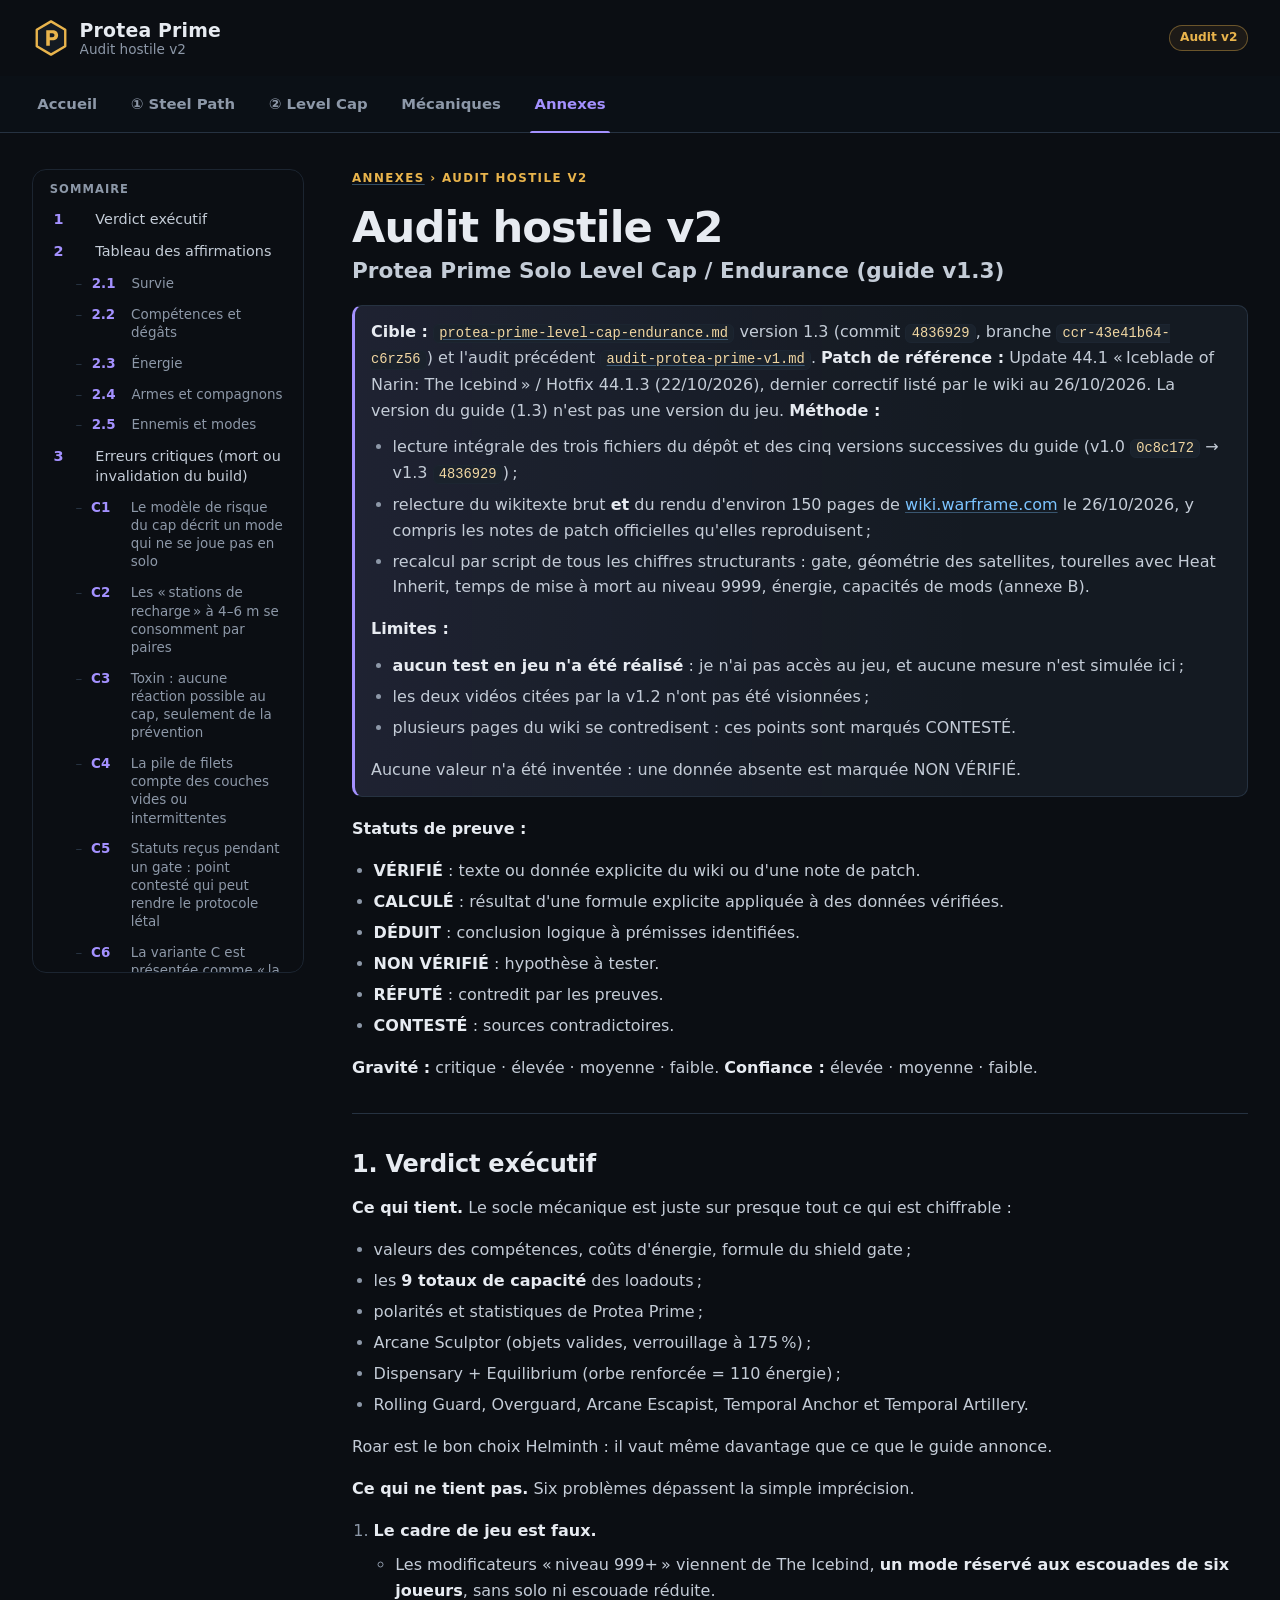
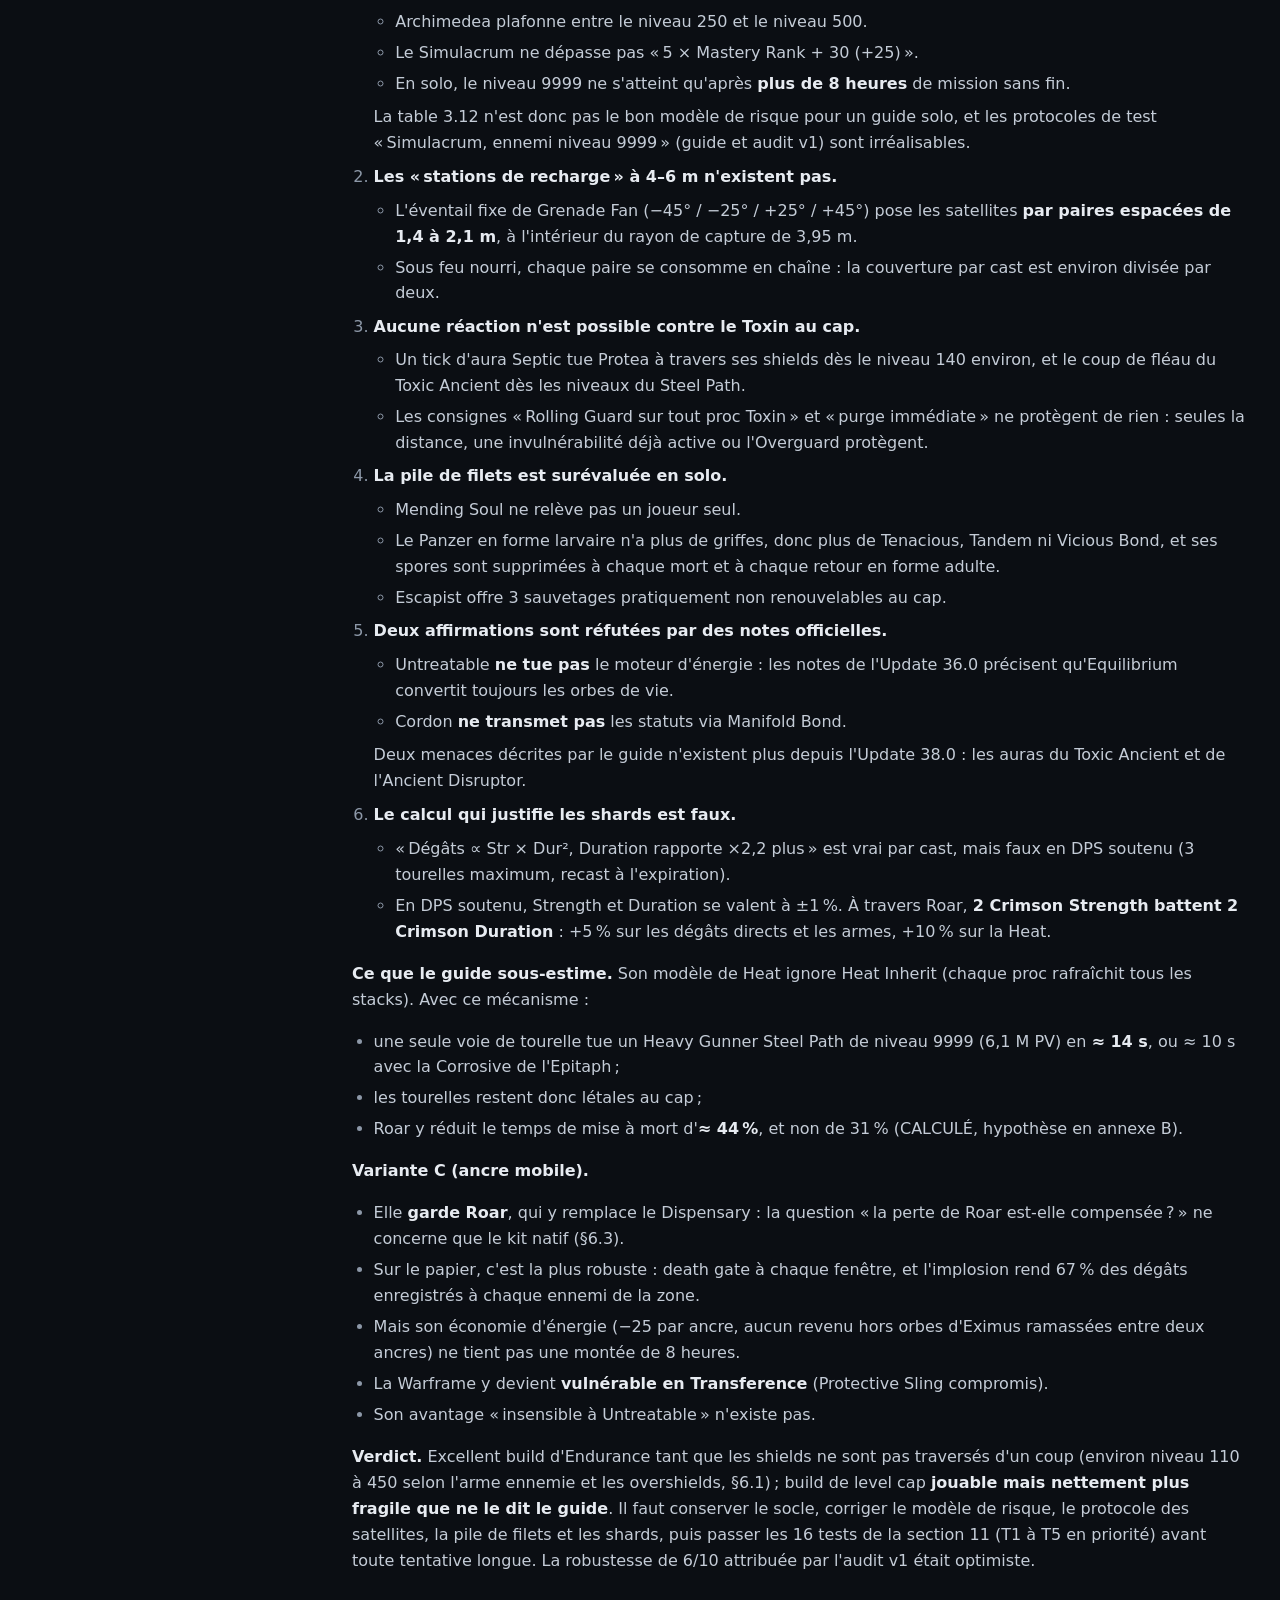
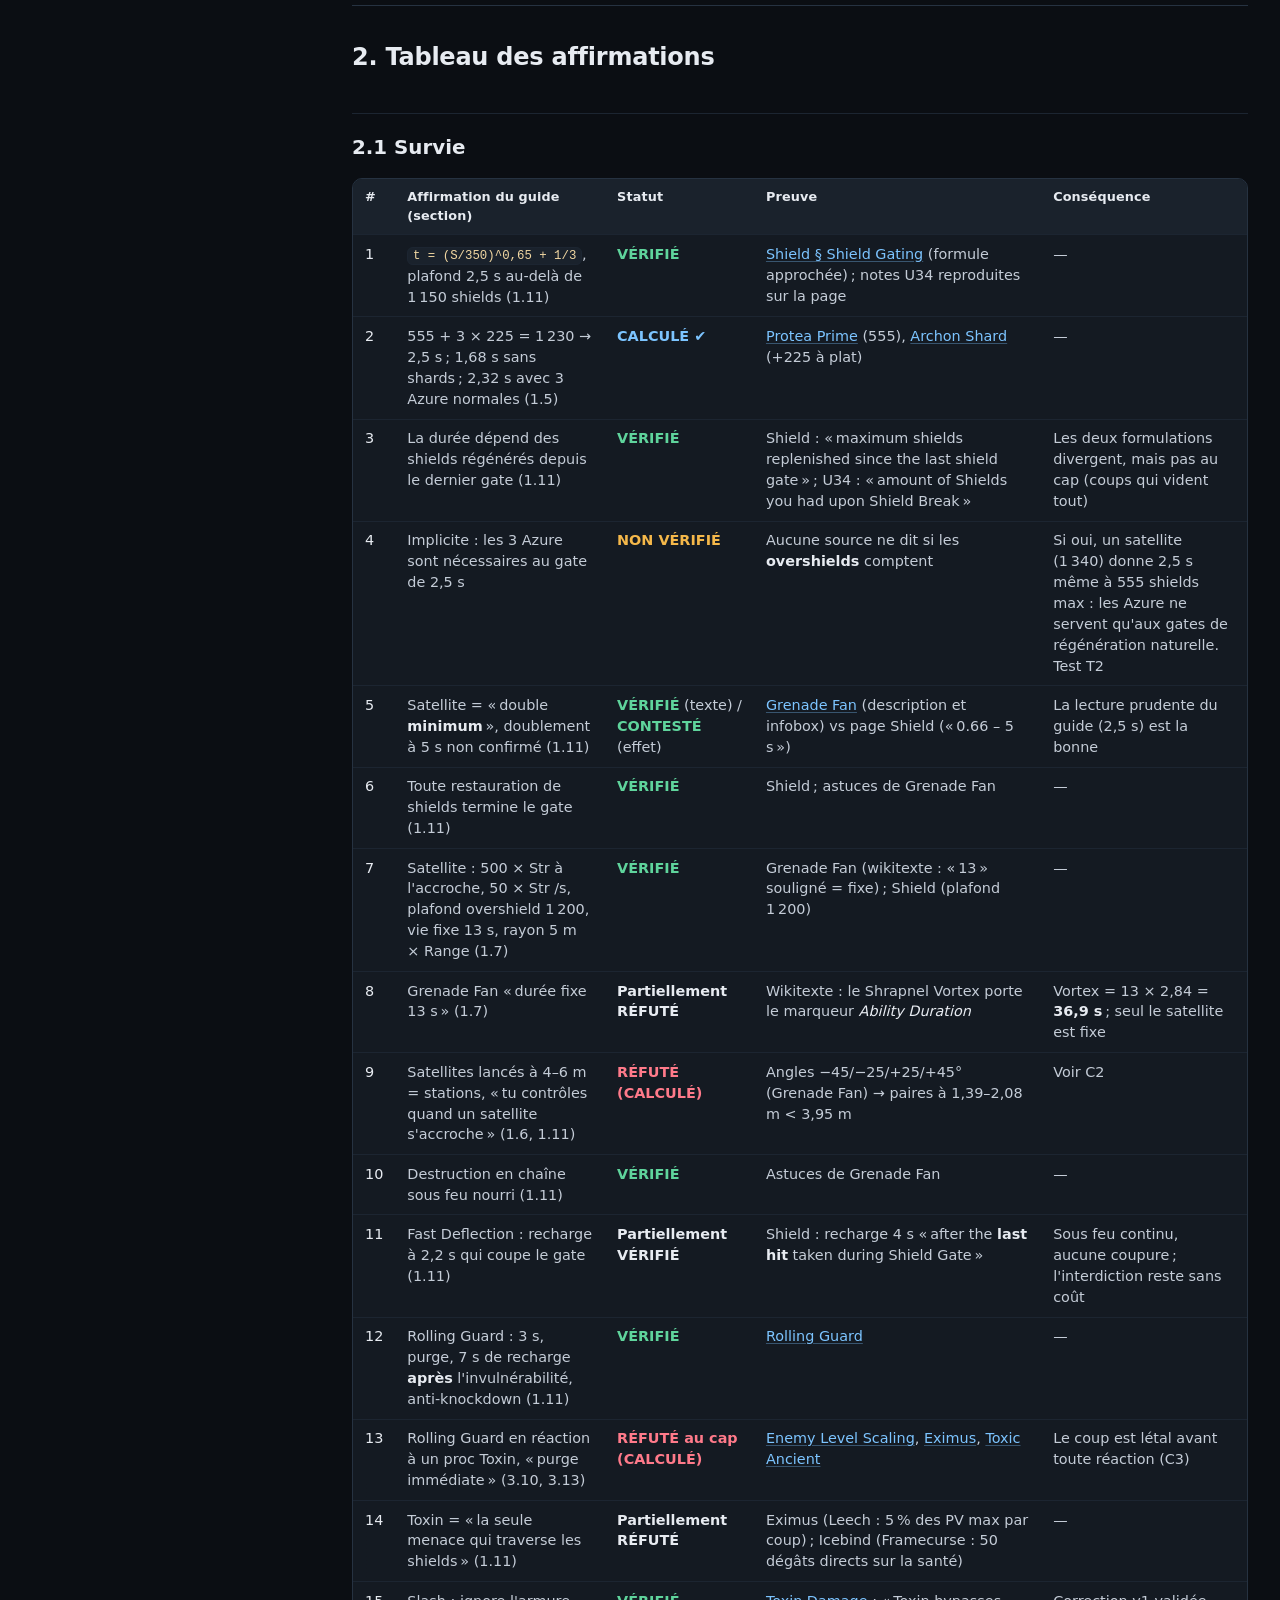
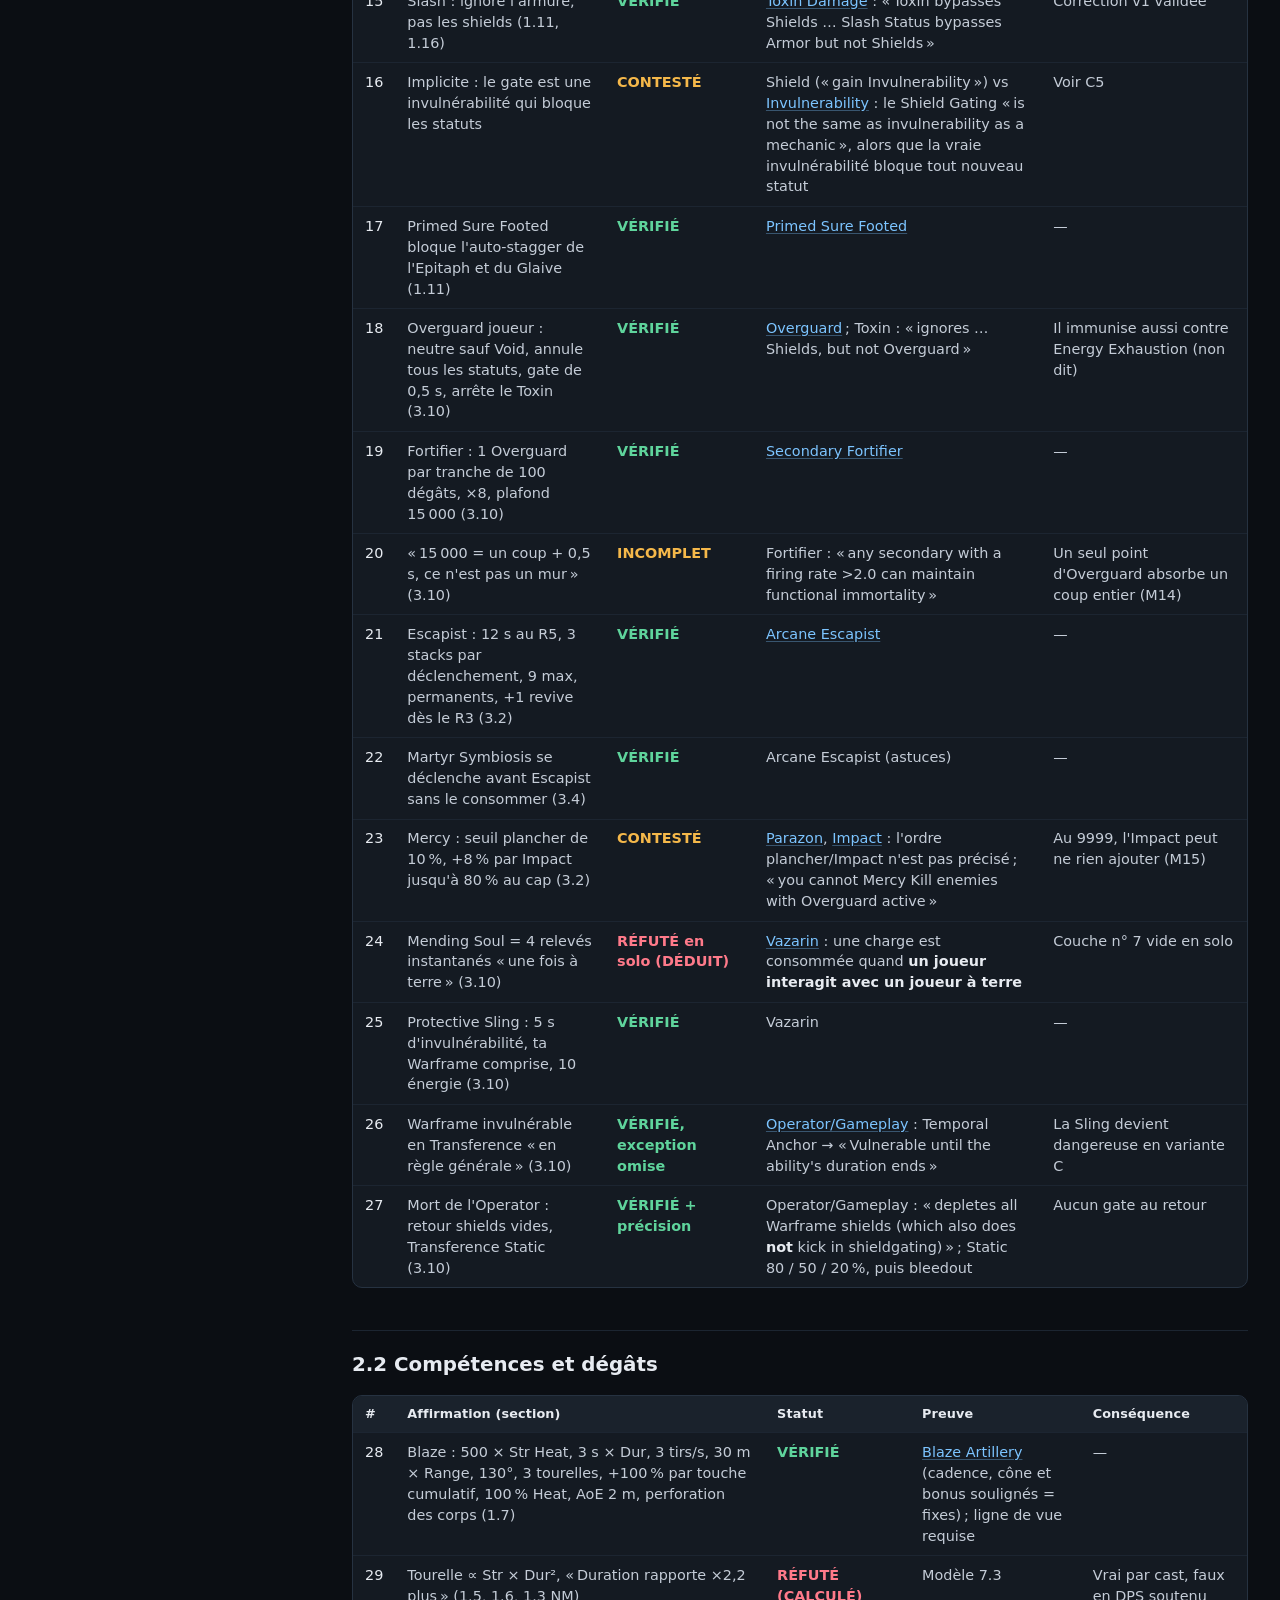
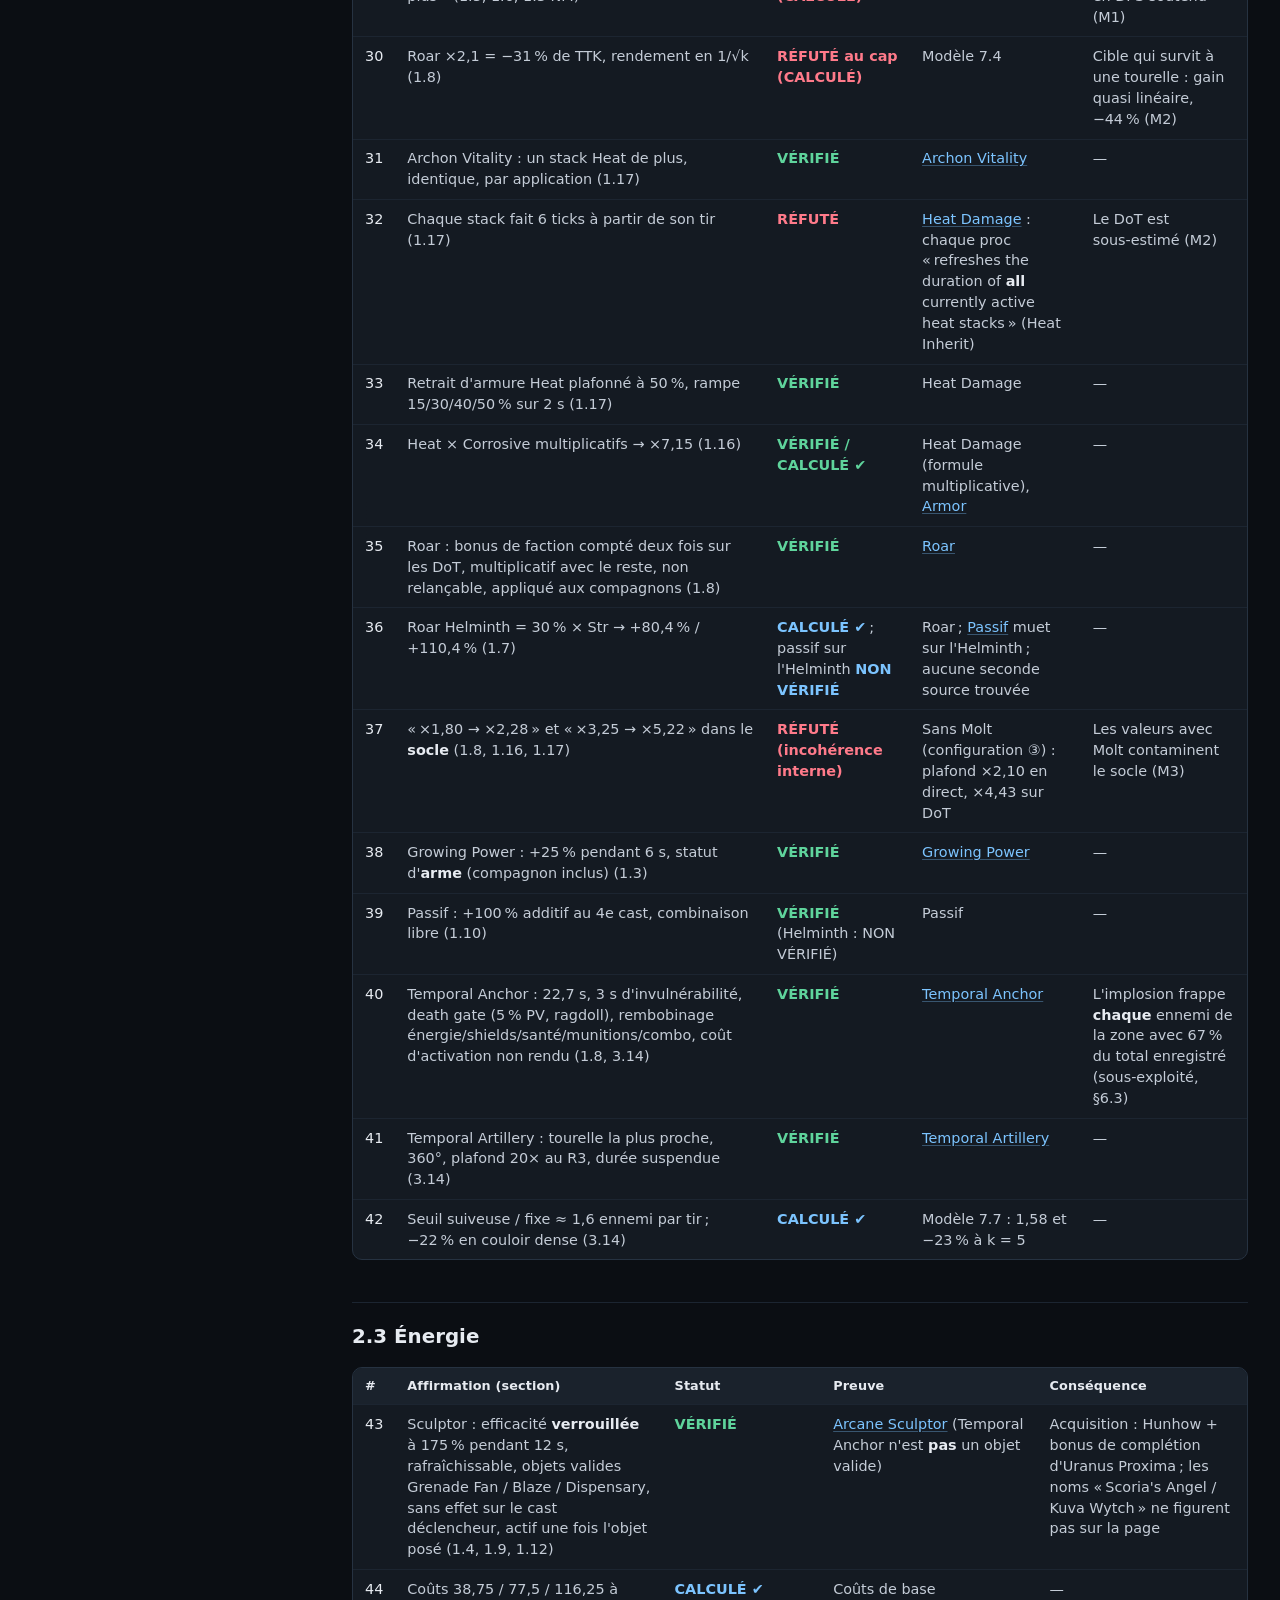
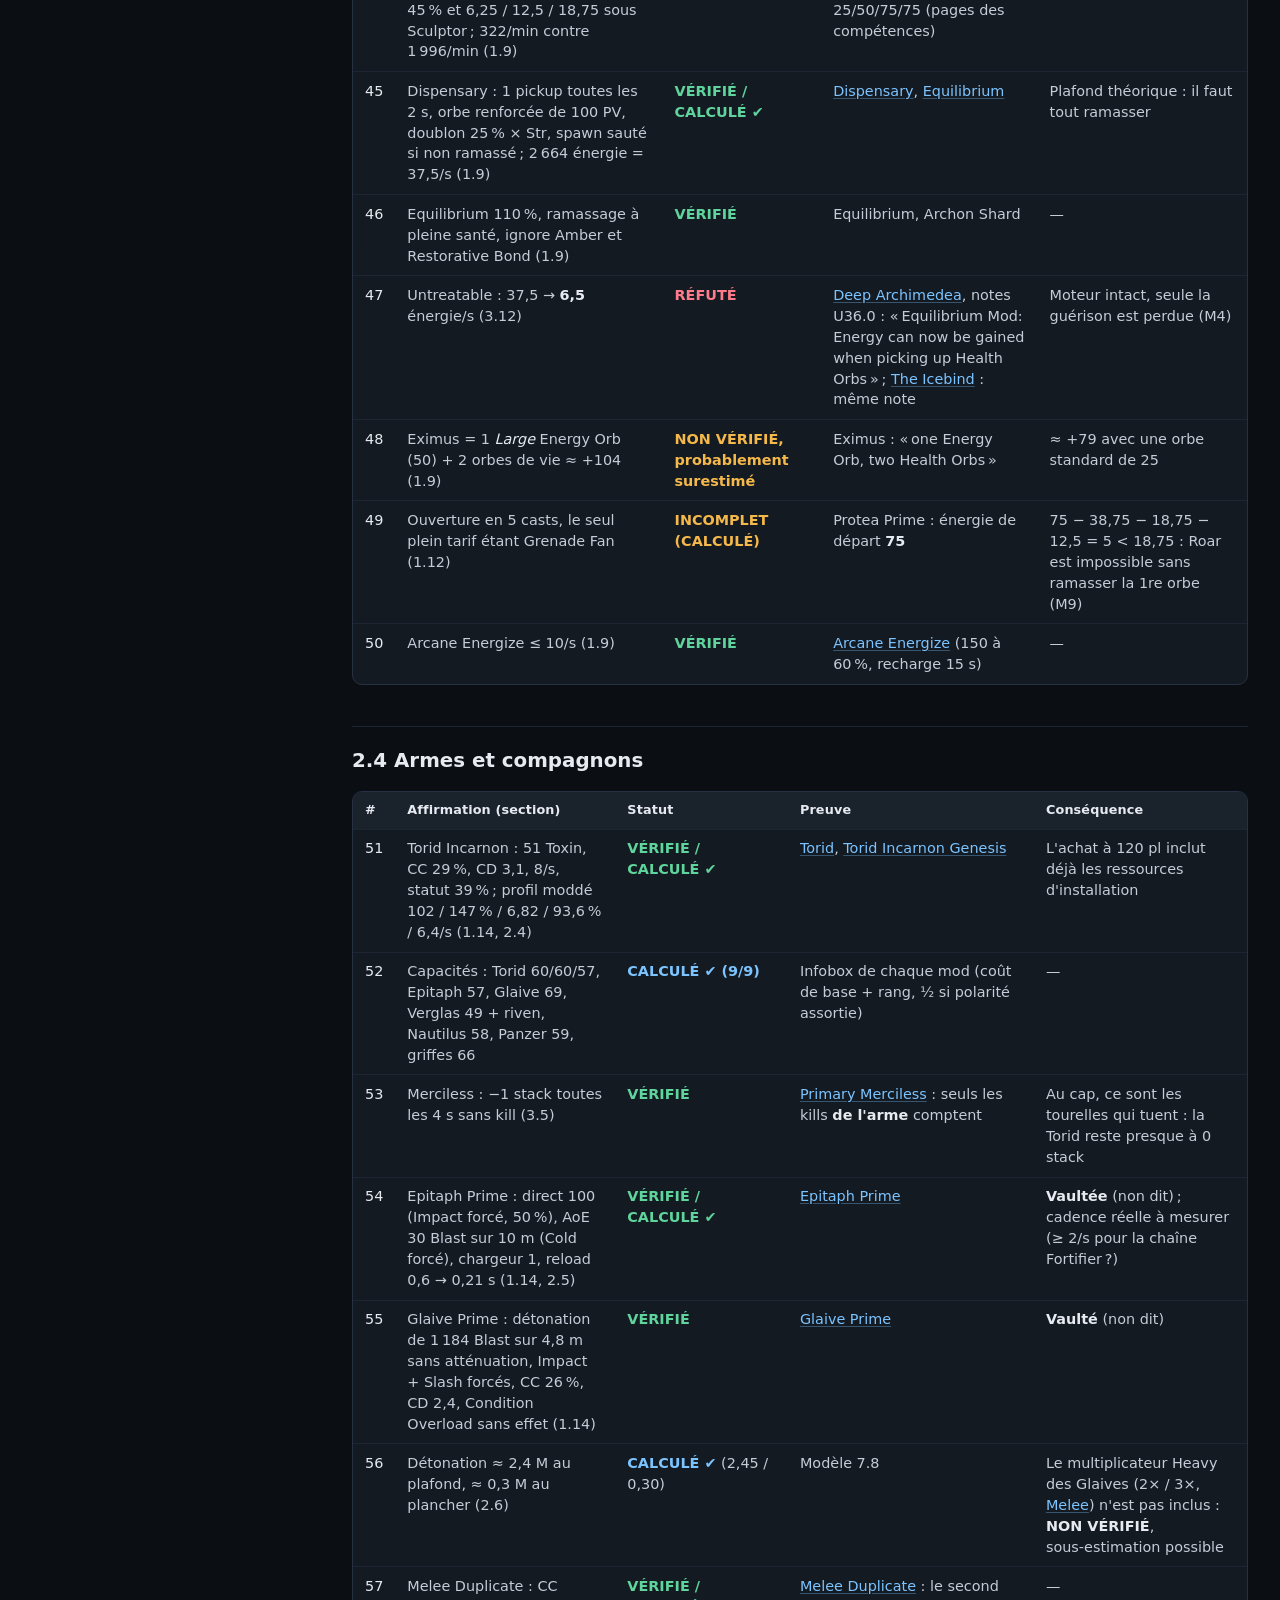
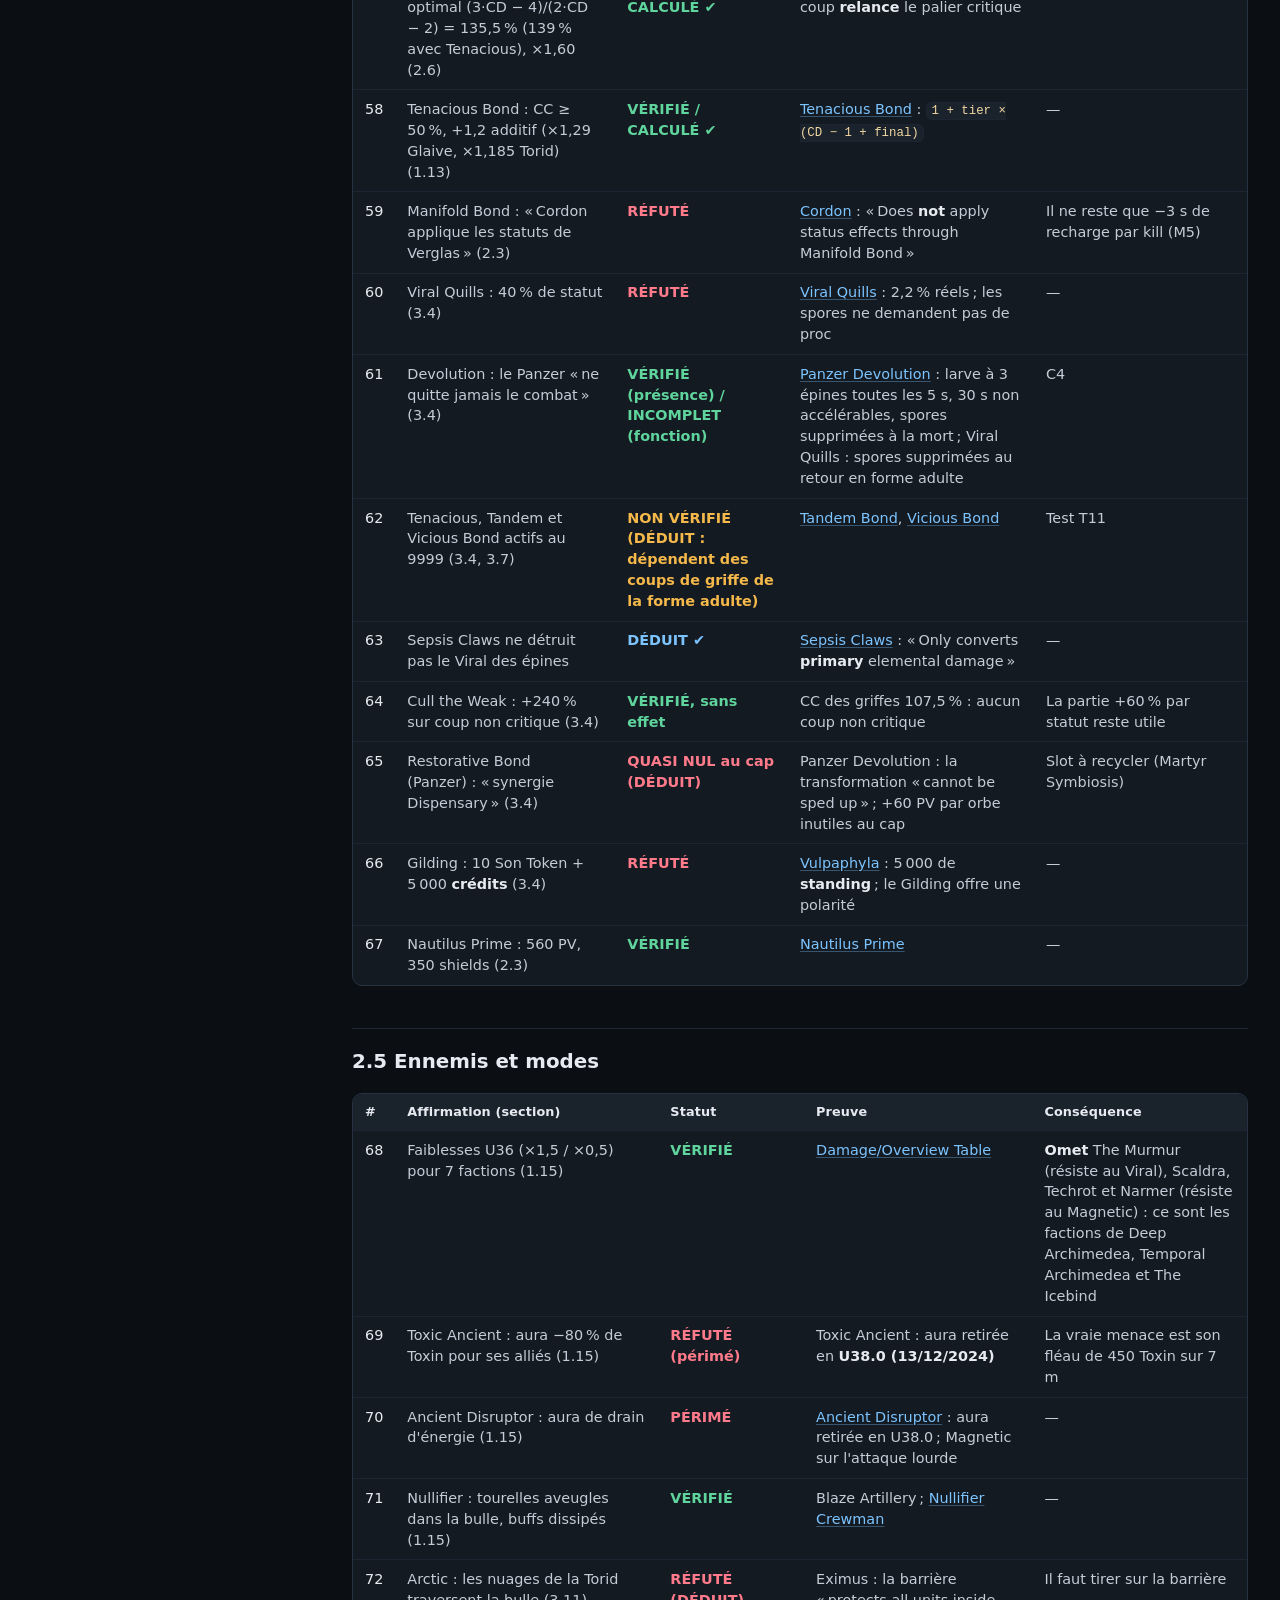
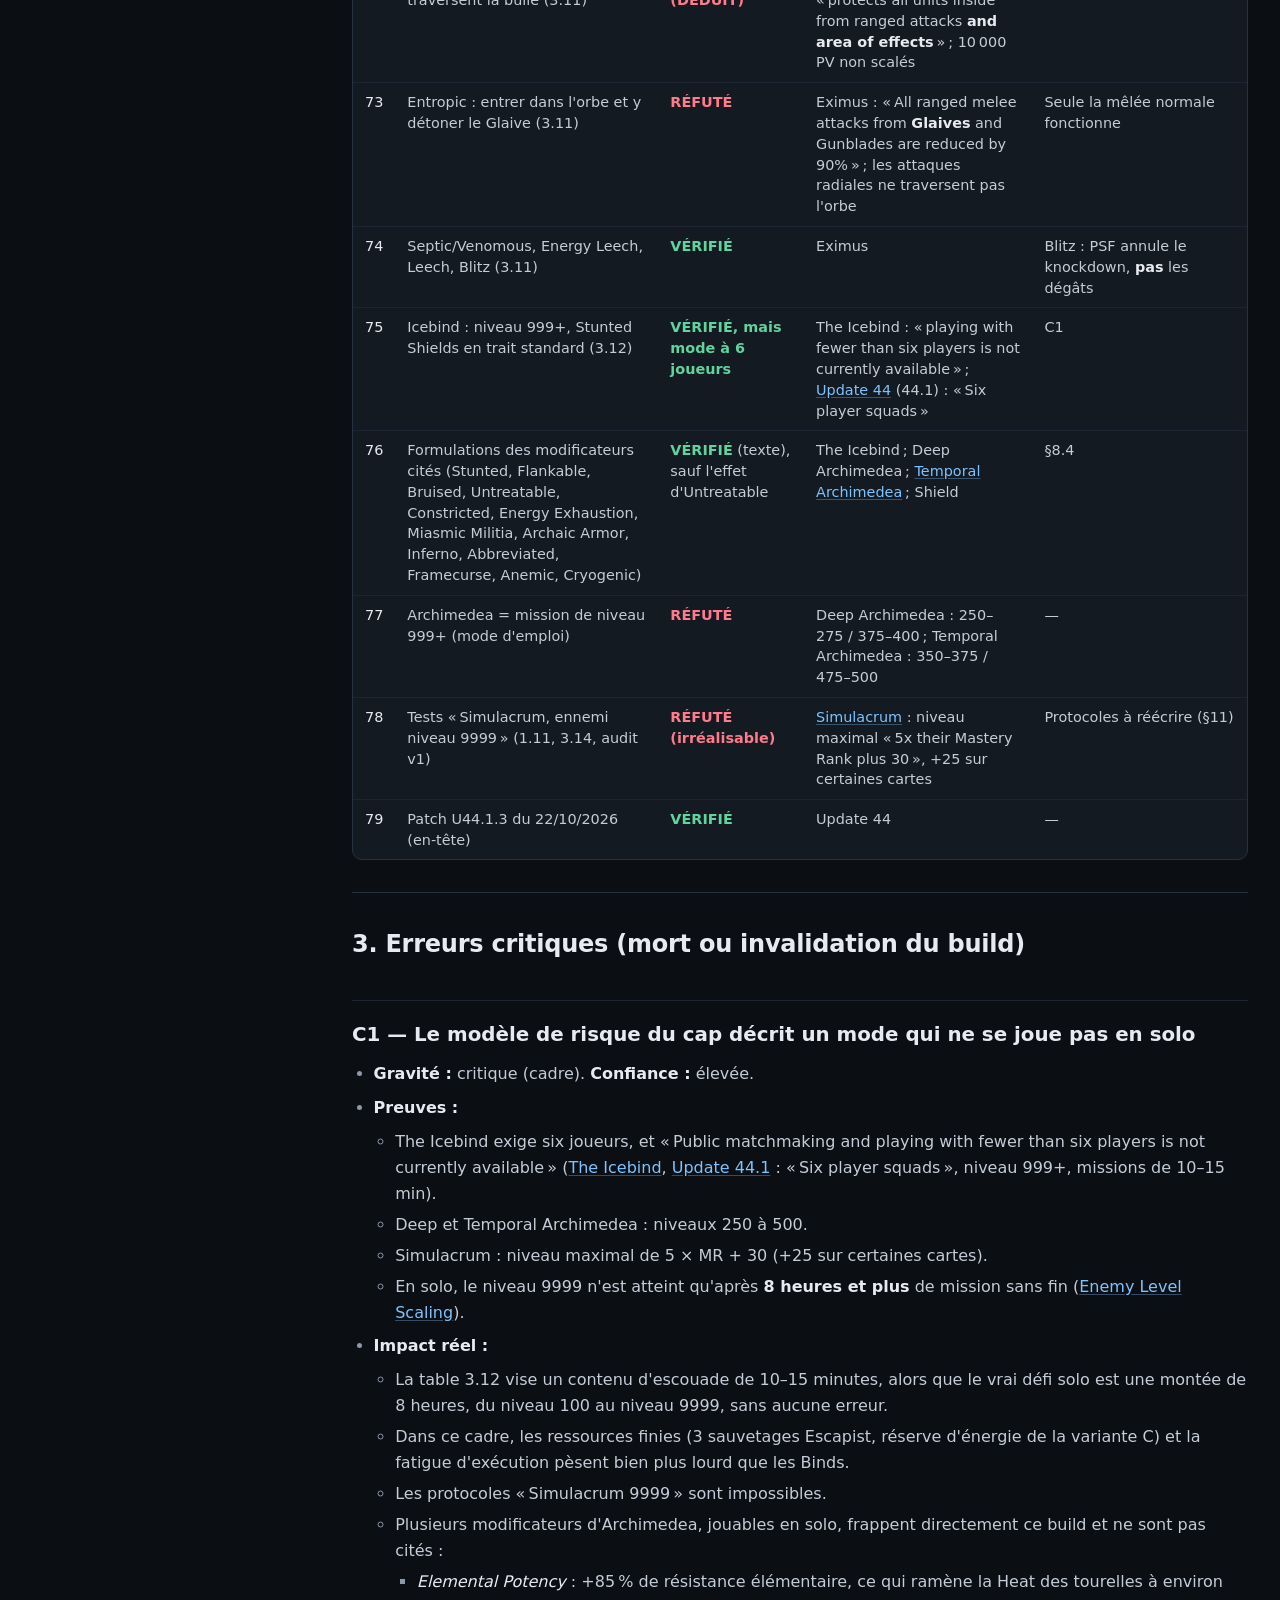
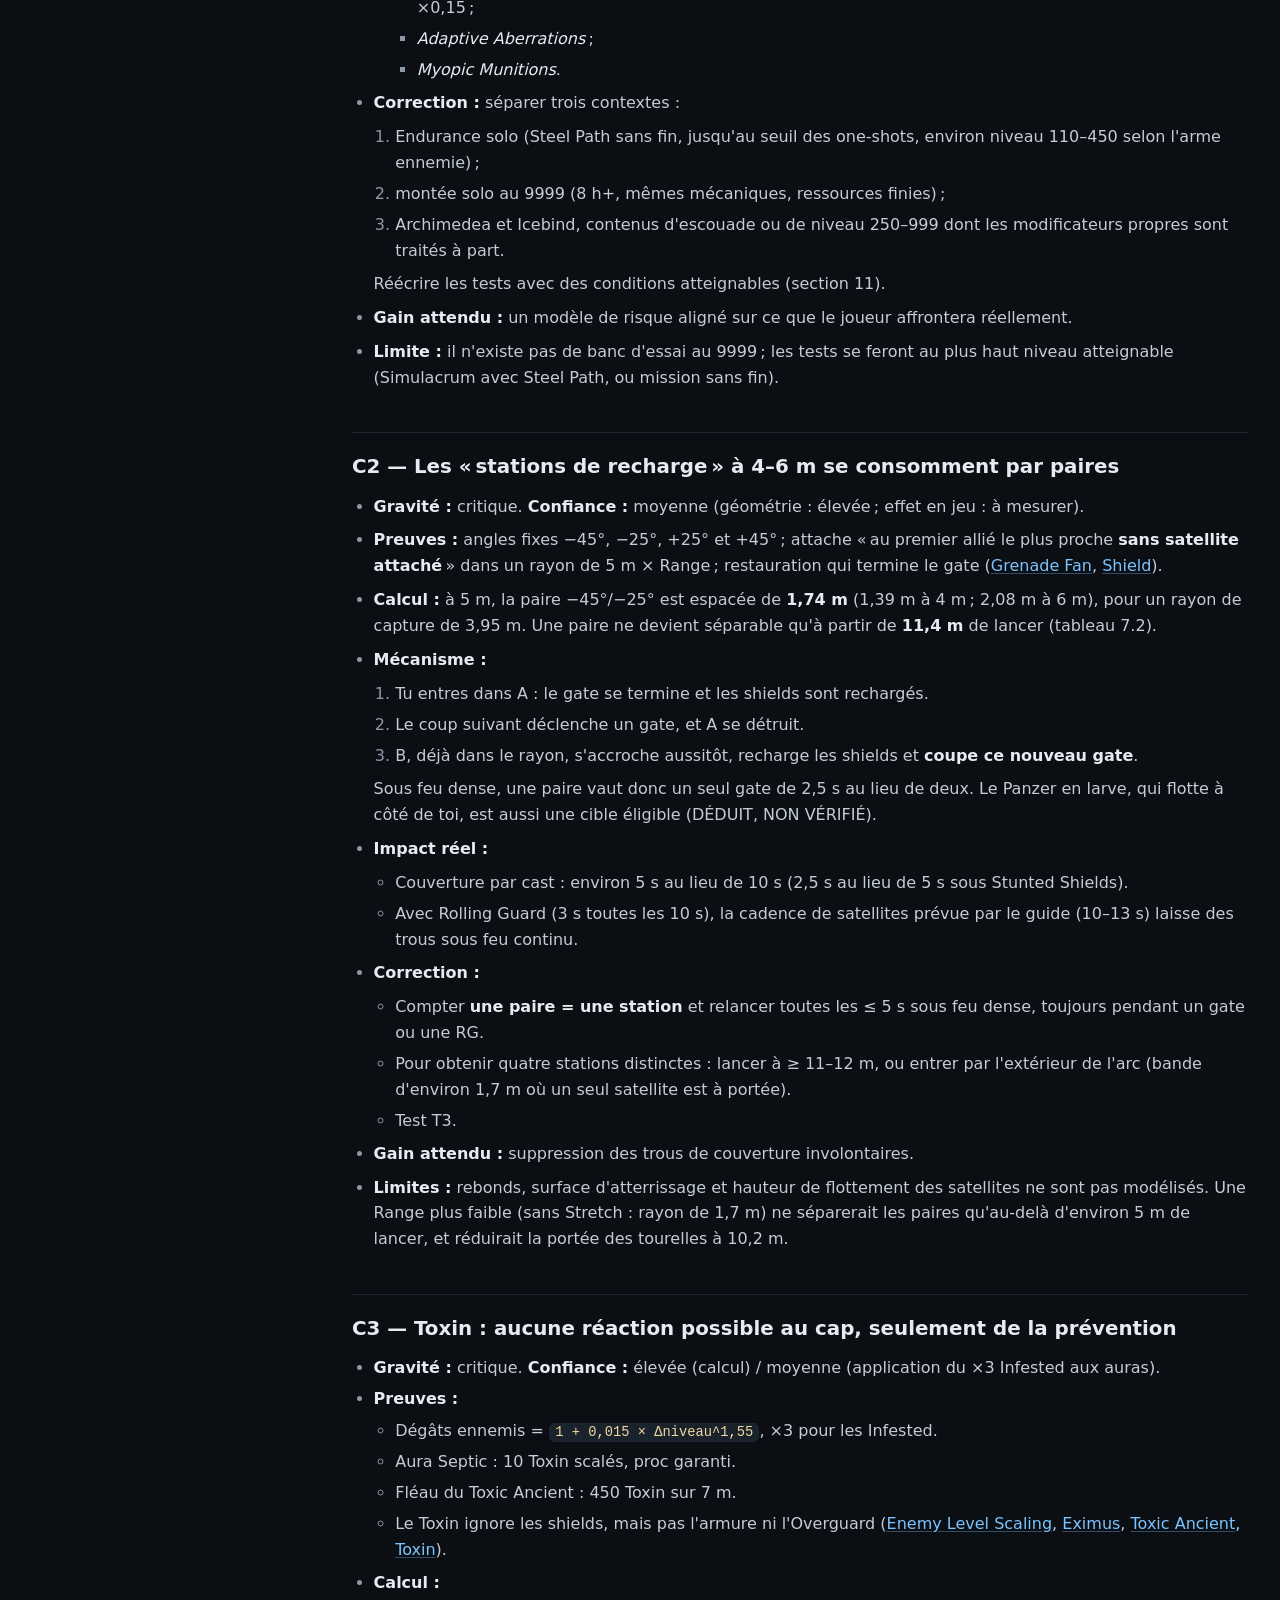
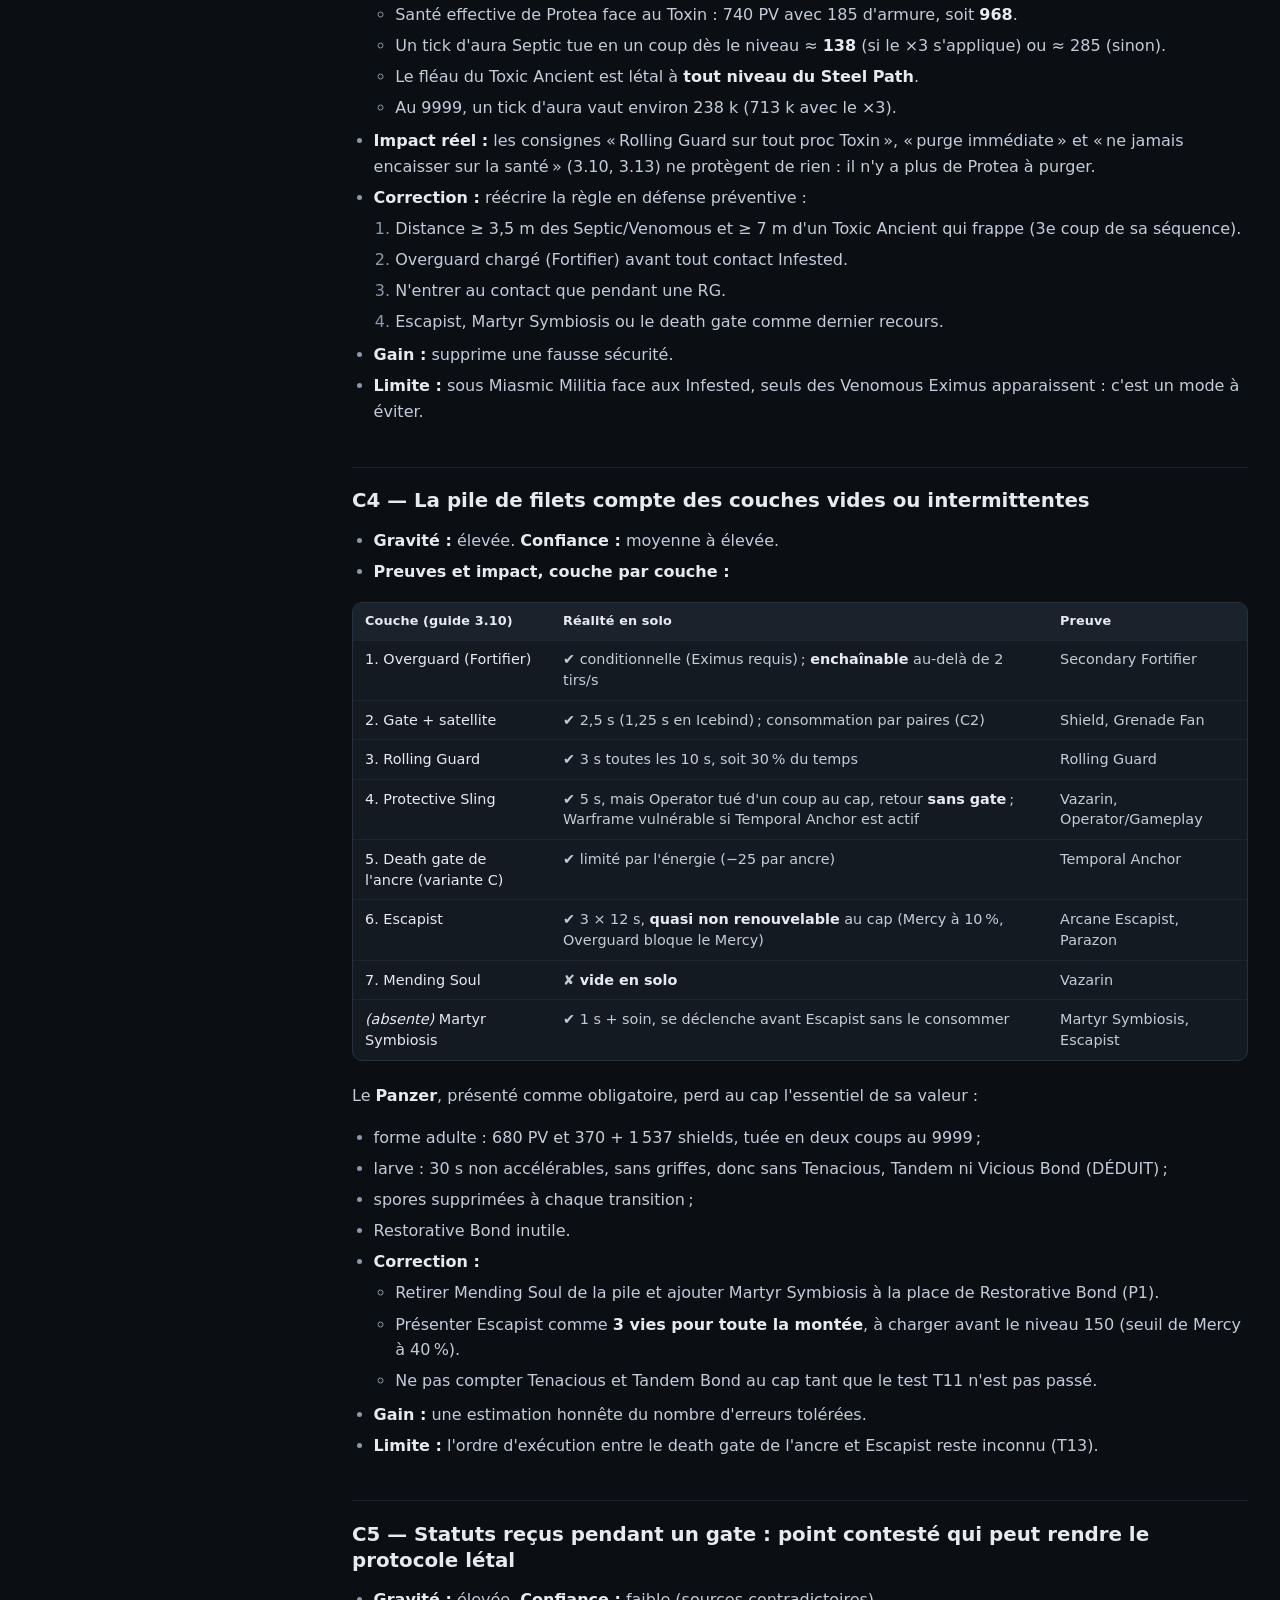
<file: docs/audit-v2.html>
<!doctype html>
<html lang="fr">
<head>
<meta charset="utf-8">
<meta name="viewport" content="width=device-width, initial-scale=1, viewport-fit=cover">
<title>Audit hostile v2 · Protea Prime</title>
<meta name="description" content="Contre‑expertise de la v1.3 : 79 affirmations vérifiées, 6 erreurs critiques, 16 tests en jeu.">
<meta name="theme-color" content="#0b0e13">
<meta name="color-scheme" content="dark">
<meta property="og:type" content="article">
<meta property="og:title" content="Audit hostile v2 · Protea Prime">
<meta property="og:description" content="Contre‑expertise de la v1.3 : 79 affirmations vérifiées, 6 erreurs critiques, 16 tests en jeu.">
<link rel="icon" href="assets/icon.svg" type="image/svg+xml">
<link rel="stylesheet" href="assets/style.css?v=e5adb52177">
<script>document.documentElement.classList.add("js")</script>
<script src="assets/app.js?v=c859760478" defer></script>
</head>
<body class="page-document">
<a class="skip-link" href="#main">Aller au contenu</a>
<header class="site-header"><div class="bar"><a class="brand" href="index.html"><svg class="logo" viewBox="0 0 64 64" aria-hidden="true" focusable="false"><path d="M32 4 56 18v28L32 60 8 46V18z" fill="#141a22" stroke="#e9b44c" stroke-width="4" stroke-linejoin="round"/><path fill="#e9b44c" fill-rule="evenodd" d="M24 45V19h10.5c5.8 0 9.5 3.3 9.5 8.4S40.3 35.8 34.5 35.8H30V45zm6-20.8v6.4h4.1c2.3 0 3.7-1.2 3.7-3.2s-1.4-3.2-3.7-3.2z"/></svg><span class="brand-text"><span class="brand-name">Protea Prime</span><span class="brand-context" data-context>Audit hostile v2</span></span></a><span class="chip chip-version">Audit v2</span><button class="toc-toggle" type="button" aria-expanded="false" hidden><svg class="icon" viewBox="0 0 24 24" aria-hidden="true" focusable="false"><path d="M9 6h11M9 12h11M9 18h11M4.5 6h.01M4.5 12h.01M4.5 18h.01"/></svg><span>Sommaire</span></button></div></header>
<nav class="tabs" aria-label="Sections du guide"><div class="tabs-inner"><a class="tab" href="index.html#accueil" data-accent="home"><span class="tab-ico"><svg class="icon" viewBox="0 0 24 24" aria-hidden="true" focusable="false"><path d="M4 10.5 12 4l8 6.5V20h-5.5v-5.5h-5V20H4z"/></svg></span><span class="tab-short">Accueil</span><span class="tab-long">Accueil</span></a><a class="tab" href="index.html#steel-path" data-accent="sp"><span class="tab-ico"><span class="tab-mark">1</span></span><span class="tab-short">Steel Path</span><span class="tab-long">① Steel Path</span></a><a class="tab" href="index.html#level-cap" data-accent="lc"><span class="tab-ico"><span class="tab-mark">2</span></span><span class="tab-short">Level Cap</span><span class="tab-long">② Level Cap</span></a><a class="tab" href="index.html#mecaniques" data-accent="mech"><span class="tab-ico"><svg class="icon" viewBox="0 0 24 24" aria-hidden="true" focusable="false"><path d="M10.6 5.14L10.73 2.38A9.7 9.7 0 0 1 13.27 2.38L13.4 5.14A7 7 0 0 1 15.86 6.16L17.9 4.3A9.7 9.7 0 0 1 19.7 6.1L17.84 8.14A7 7 0 0 1 18.86 10.6L21.62 10.73A9.7 9.7 0 0 1 21.62 13.27L18.86 13.4A7 7 0 0 1 17.84 15.86L19.7 17.9A9.7 9.7 0 0 1 17.9 19.7L15.86 17.84A7 7 0 0 1 13.4 18.86L13.27 21.62A9.7 9.7 0 0 1 10.73 21.62L10.6 18.86A7 7 0 0 1 8.14 17.84L6.1 19.7A9.7 9.7 0 0 1 4.3 17.9L6.16 15.86A7 7 0 0 1 5.14 13.4L2.38 13.27A9.7 9.7 0 0 1 2.38 10.73L5.14 10.6A7 7 0 0 1 6.16 8.14L4.3 6.1A9.7 9.7 0 0 1 6.1 4.3L8.14 6.16A7 7 0 0 1 10.6 5.14Z"/><circle cx="12" cy="12" r="3"/></svg></span><span class="tab-short">Mécaniques</span><span class="tab-long">Mécaniques</span></a><a class="tab is-current" href="index.html#annexes" data-accent="annex"><span class="tab-ico"><svg class="icon" viewBox="0 0 24 24" aria-hidden="true" focusable="false"><path d="M6.5 4H19v13H6.5A2.5 2.5 0 0 0 4 19.5v-13A2.5 2.5 0 0 1 6.5 4z"/><path d="M4 19.5A2.5 2.5 0 0 0 6.5 22H19v-5"/></svg></span><span class="tab-short">Annexes</span><span class="tab-long">Annexes</span></a></div></nav>
<main id="main" tabindex="-1">
<section class="panel accent-annex has-toc" id="document" data-label="Audit hostile v2"><div class="panel-inner"><nav class="toc" id="toc-document" aria-label="Sommaire : Audit hostile v2"><div class="toc-head"><span class="toc-title">Sommaire</span><button class="toc-close" type="button" aria-label="Fermer le sommaire"><svg class="icon" viewBox="0 0 24 24" aria-hidden="true" focusable="false"><path d="M6 6l12 12M18 6 6 18"/></svg></button></div><ol class="toc-list"><li><a href="#s1"><span class="toc-num">1</span><span class="toc-text">Verdict exécutif</span></a></li><li><a href="#s2"><span class="toc-num">2</span><span class="toc-text">Tableau des affirmations</span></a><ol class="toc-sub"><li><a href="#s2-1"><span class="toc-num">2.1</span><span class="toc-text">Survie</span></a></li><li><a href="#s2-2"><span class="toc-num">2.2</span><span class="toc-text">Compétences et dégâts</span></a></li><li><a href="#s2-3"><span class="toc-num">2.3</span><span class="toc-text">Énergie</span></a></li><li><a href="#s2-4"><span class="toc-num">2.4</span><span class="toc-text">Armes et compagnons</span></a></li><li><a href="#s2-5"><span class="toc-num">2.5</span><span class="toc-text">Ennemis et modes</span></a></li></ol></li><li><a href="#s3"><span class="toc-num">3</span><span class="toc-text">Erreurs critiques (mort ou invalidation du build)</span></a><ol class="toc-sub"><li><a href="#c1"><span class="toc-num">C1</span><span class="toc-text">Le modèle de risque du cap décrit un mode qui ne se joue pas en solo</span></a></li><li><a href="#c2"><span class="toc-num">C2</span><span class="toc-text">Les « stations de recharge » à 4–6 m se consomment par paires</span></a></li><li><a href="#c3"><span class="toc-num">C3</span><span class="toc-text">Toxin : aucune réaction possible au cap, seulement de la prévention</span></a></li><li><a href="#c4"><span class="toc-num">C4</span><span class="toc-text">La pile de filets compte des couches vides ou intermittentes</span></a></li><li><a href="#c5"><span class="toc-num">C5</span><span class="toc-text">Statuts reçus pendant un gate : point contesté qui peut rendre le protocole létal</span></a></li><li><a href="#c6"><span class="toc-num">C6</span><span class="toc-text">La variante C est présentée comme « la plus sûre » sans budget viable sur une montée longue</span></a></li></ol></li><li><a href="#s4"><span class="toc-num">4</span><span class="toc-text">Erreurs de calcul et de mécanique</span></a></li><li><a href="#s5"><span class="toc-num">5</span><span class="toc-text">Analyse slot par slot</span></a></li><li><a href="#s6"><span class="toc-num">6</span><span class="toc-text">Analyse des loadouts</span></a><ol class="toc-sub"><li><a href="#s6-1"><span class="toc-num">6.1</span><span class="toc-text">Configuration A — Endurance standard (Molt, Nautilus, Viral)</span></a></li><li><a href="#s6-2"><span class="toc-num">6.2</span><span class="toc-text">Configuration B — Level Cap 9999 (Escapist, Panzer, Magnetic/Corrosive, Fortifier, Vazarin)</span></a></li><li><a href="#s6-3"><span class="toc-num">6.3</span><span class="toc-text">Configuration C — Variante « ancre mobile » (Temporal Artillery)</span></a></li></ol></li><li><a href="#s7"><span class="toc-num">7</span><span class="toc-text">Calculs de dégâts et d&#x27;énergie</span></a><ol class="toc-sub"><li><a href="#s7-1"><span class="toc-num">7.1</span><span class="toc-text">Shield gate</span></a></li><li><a href="#s7-2"><span class="toc-num">7.2</span><span class="toc-text">Géométrie des satellites (angles −45/−25/+25/+45°, rayon 3,95 m)</span></a></li><li><a href="#s7-3"><span class="toc-num">7.3</span><span class="toc-text">Strength contre Duration (3 tourelles, recast à l&#x27;expiration)</span></a></li><li><a href="#s7-4"><span class="toc-num">7.4</span><span class="toc-text">Heat Inherit et temps de mise à mort au 9999 (une voie, une tourelle relancée à l&#x27;expiration)</span></a></li><li><a href="#s7-5"><span class="toc-num">7.5</span><span class="toc-text">Niveau 9999 : ordres de grandeur</span></a></li><li><a href="#s7-6"><span class="toc-num">7.6</span><span class="toc-text">Énergie, y compris les pires fenêtres</span></a></li><li><a href="#s7-7"><span class="toc-num">7.7</span><span class="toc-text">Tourelle suiveuse (plafond 20×) contre tourelle fixe (8,52 s)</span></a></li><li><a href="#s7-8"><span class="toc-num">7.8</span><span class="toc-text">Détonation du Glaive Prime (avant armure et Viral)</span></a></li></ol></li><li><a href="#s8"><span class="toc-num">8</span><span class="toc-text">Scénarios d&#x27;échec et limites de survie</span></a><ol class="toc-sub"><li><a href="#s8-1"><span class="toc-num">8.1</span><span class="toc-text">Décomposition de la séquence de protection</span></a></li><li><a href="#s8-2"><span class="toc-num">8.2</span><span class="toc-text">Couverture sous feu continu (CALCULÉ, hypothèses en annexe B)</span></a></li><li><a href="#s8-3"><span class="toc-num">8.3</span><span class="toc-text">Menaces simultanées</span></a></li><li><a href="#s8-4"><span class="toc-num">8.4</span><span class="toc-text">Modificateurs demandés : fonctionnement, boucle touchée, contournement</span></a></li></ol></li><li><a href="#s9"><span class="toc-num">9</span><span class="toc-text">Corrections recommandées, par priorité</span></a></li><li><a href="#s10"><span class="toc-num">10</span><span class="toc-text">Build final recommandé et variantes</span></a><ol class="toc-sub"><li><a href="#s10-1"><span class="toc-num">10.1</span><span class="toc-text">Build recommandé : variante V1 « socle corrigé »</span></a></li><li><a href="#s10-2"><span class="toc-num">10.2</span><span class="toc-text">Les trois variantes</span></a></li></ol></li><li><a href="#s11"><span class="toc-num">11</span><span class="toc-text">Tests en jeu encore nécessaires</span></a></li><li><a href="#s12"><span class="toc-num">12</span><span class="toc-text">Sources directes et version</span></a></li><li><a href="#annexe-a-contreexpertise-de-l-audit-v1"><span class="toc-text">Annexe A — Contre‑expertise de l&#x27;audit v1 (12 corrections intégrées en v1.1)</span></a></li><li><a href="#annexe-b-hypotheses-du-modele-de-calcul"><span class="toc-text">Annexe B — Hypothèses du modèle de calcul</span></a></li><li><a href="#notes-finales"><span class="toc-text">Notes finales (estimations qualitatives, pas des mesures)</span></a></li></ol></nav><article class="prose"><header class="hero"><p class="hero-kicker"><a href="index.html#annexes">Annexes</a> › Audit hostile v2</p><h1>Audit hostile v2<span class="sub">Protea Prime Solo Level Cap / Endurance (guide v1.3)</span></h1></header><blockquote class="callout">
<p><strong>Cible :</strong> <a href="index.html"><code>protea-prime-level-cap-endurance.md</code></a> version 1.3 (commit <code>4836929</code>, branche <code>ccr-43e41b64-c6rz56</code>) et l'audit précédent <a href="audit-v1.html"><code>audit-protea-prime-v1.md</code></a>.
<strong>Patch de référence :</strong> Update 44.1 « Iceblade of Narin: The Icebind » / Hotfix 44.1.3 (22/10/2026), dernier correctif listé par le wiki au 26/10/2026. La version du guide (1.3) n'est pas une version du jeu.
<strong>Méthode :</strong></p>
<ul>
<li>lecture intégrale des trois fichiers du dépôt et des cinq versions successives du guide (v1.0 <code>0c8c172</code> → v1.3 <code>4836929</code>) ;</li>
<li>relecture du wikitexte brut <strong>et</strong> du rendu d'environ 150 pages de <a href="https://wiki.warframe.com/" target="_blank" rel="noopener">wiki.warframe.com</a> le 26/10/2026, y compris les notes de patch officielles qu'elles reproduisent ;</li>
<li>recalcul par script de tous les chiffres structurants : gate, géométrie des satellites, tourelles avec Heat Inherit, temps de mise à mort au niveau 9999, énergie, capacités de mods (annexe B).</li>
</ul>
<p><strong>Limites :</strong></p>
<ul>
<li><strong>aucun test en jeu n'a été réalisé</strong> : je n'ai pas accès au jeu, et aucune mesure n'est simulée ici ;</li>
<li>les deux vidéos citées par la v1.2 n'ont pas été visionnées ;</li>
<li>plusieurs pages du wiki se contredisent : ces points sont marqués CONTESTÉ.</li>
</ul>
<p>Aucune valeur n'a été inventée : une donnée absente est marquée NON VÉRIFIÉ.</p>
</blockquote>
<p><strong>Statuts de preuve :</strong></p>
<ul>
<li><strong>VÉRIFIÉ</strong> : texte ou donnée explicite du wiki ou d'une note de patch.</li>
<li><strong>CALCULÉ</strong> : résultat d'une formule explicite appliquée à des données vérifiées.</li>
<li><strong>DÉDUIT</strong> : conclusion logique à prémisses identifiées.</li>
<li><strong>NON VÉRIFIÉ</strong> : hypothèse à tester.</li>
<li><strong>RÉFUTÉ</strong> : contredit par les preuves.</li>
<li><strong>CONTESTÉ</strong> : sources contradictoires.</li>
</ul>
<p><strong>Gravité :</strong> critique · élevée · moyenne · faible. <strong>Confiance :</strong> élevée · moyenne · faible.</p>
<hr />
<h2 id="s1">1. Verdict exécutif<a class="h-anchor" href="#s1" aria-hidden="true" tabindex="-1">#</a></h2>
<p><strong>Ce qui tient.</strong> Le socle mécanique est juste sur presque tout ce qui est chiffrable :</p>
<ul>
<li>valeurs des compétences, coûts d'énergie, formule du shield gate ;</li>
<li>les <strong>9 totaux de capacité</strong> des loadouts ;</li>
<li>polarités et statistiques de Protea Prime ;</li>
<li>Arcane Sculptor (objets valides, verrouillage à 175 %) ;</li>
<li>Dispensary + Equilibrium (orbe renforcée = 110 énergie) ;</li>
<li>Rolling Guard, Overguard, Arcane Escapist, Temporal Anchor et Temporal Artillery.</li>
</ul>
<p>Roar est le bon choix Helminth : il vaut même davantage que ce que le guide annonce.</p>
<p><strong>Ce qui ne tient pas.</strong> Six problèmes dépassent la simple imprécision.</p>
<ol>
<li>
<p><strong>Le cadre de jeu est faux.</strong></p>
<ul>
<li>Les modificateurs « niveau 999+ » viennent de The Icebind, <strong>un mode réservé aux escouades de six joueurs</strong>, sans solo ni escouade réduite.</li>
<li>Archimedea plafonne entre le niveau 250 et le niveau 500.</li>
<li>Le Simulacrum ne dépasse pas « 5 × Mastery Rank + 30 (+25) ».</li>
<li>En solo, le niveau 9999 ne s'atteint qu'après <strong>plus de 8 heures</strong> de mission sans fin.</li>
</ul>
<p>La table 3.12 n'est donc pas le bon modèle de risque pour un guide solo, et les protocoles de test « Simulacrum, ennemi niveau 9999 » (guide et audit v1) sont irréalisables.</p>
</li>
<li>
<p><strong>Les « stations de recharge » à 4–6 m n'existent pas.</strong></p>
<ul>
<li>L'éventail fixe de Grenade Fan (−45° / −25° / +25° / +45°) pose les satellites <strong>par paires espacées de 1,4 à 2,1 m</strong>, à l'intérieur du rayon de capture de 3,95 m.</li>
<li>Sous feu nourri, chaque paire se consomme en chaîne : la couverture par cast est environ divisée par deux.</li>
</ul>
</li>
<li>
<p><strong>Aucune réaction n'est possible contre le Toxin au cap.</strong></p>
<ul>
<li>Un tick d'aura Septic tue Protea à travers ses shields dès le niveau 140 environ, et le coup de fléau du Toxic Ancient dès les niveaux du Steel Path.</li>
<li>Les consignes « Rolling Guard sur tout proc Toxin » et « purge immédiate » ne protègent de rien : seules la distance, une invulnérabilité déjà active ou l'Overguard protègent.</li>
</ul>
</li>
<li>
<p><strong>La pile de filets est surévaluée en solo.</strong></p>
<ul>
<li>Mending Soul ne relève pas un joueur seul.</li>
<li>Le Panzer en forme larvaire n'a plus de griffes, donc plus de Tenacious, Tandem ni Vicious Bond, et ses spores sont supprimées à chaque mort et à chaque retour en forme adulte.</li>
<li>Escapist offre 3 sauvetages pratiquement non renouvelables au cap.</li>
</ul>
</li>
<li>
<p><strong>Deux affirmations sont réfutées par des notes officielles.</strong></p>
<ul>
<li>Untreatable <strong>ne tue pas</strong> le moteur d'énergie : les notes de l'Update 36.0 précisent qu'Equilibrium convertit toujours les orbes de vie.</li>
<li>Cordon <strong>ne transmet pas</strong> les statuts via Manifold Bond.</li>
</ul>
<p>Deux menaces décrites par le guide n'existent plus depuis l'Update 38.0 : les auras du Toxic Ancient et de l'Ancient Disruptor.</p>
</li>
<li>
<p><strong>Le calcul qui justifie les shards est faux.</strong></p>
<ul>
<li>« Dégâts ∝ Str × Dur², Duration rapporte ×2,2 plus » est vrai par cast, mais faux en DPS soutenu (3 tourelles maximum, recast à l'expiration).</li>
<li>En DPS soutenu, Strength et Duration se valent à ±1 %. À travers Roar, <strong>2 Crimson Strength battent 2 Crimson Duration</strong> : +5 % sur les dégâts directs et les armes, +10 % sur la Heat.</li>
</ul>
</li>
</ol>
<p><strong>Ce que le guide sous-estime.</strong> Son modèle de Heat ignore Heat Inherit (chaque proc rafraîchit tous les stacks). Avec ce mécanisme :</p>
<ul>
<li>une seule voie de tourelle tue un Heavy Gunner Steel Path de niveau 9999 (6,1 M PV) en <strong>≈ 14 s</strong>, ou ≈ 10 s avec la Corrosive de l'Epitaph ;</li>
<li>les tourelles restent donc létales au cap ;</li>
<li>Roar y réduit le temps de mise à mort d'<strong>≈ 44 %</strong>, et non de 31 % (CALCULÉ, hypothèse en annexe B).</li>
</ul>
<p><strong>Variante C (ancre mobile).</strong></p>
<ul>
<li>Elle <strong>garde Roar</strong>, qui y remplace le Dispensary : la question « la perte de Roar est‑elle compensée ? » ne concerne que le kit natif (§6.3).</li>
<li>Sur le papier, c'est la plus robuste : death gate à chaque fenêtre, et l'implosion rend 67 % des dégâts enregistrés à chaque ennemi de la zone.</li>
<li>Mais son économie d'énergie (−25 par ancre, aucun revenu hors orbes d'Eximus ramassées entre deux ancres) ne tient pas une montée de 8 heures.</li>
<li>La Warframe y devient <strong>vulnérable en Transference</strong> (Protective Sling compromis).</li>
<li>Son avantage « insensible à Untreatable » n'existe pas.</li>
</ul>
<p><strong>Verdict.</strong> Excellent build d'Endurance tant que les shields ne sont pas traversés d'un coup (environ niveau 110 à 450 selon l'arme ennemie et les overshields, §6.1) ; build de level cap <strong>jouable mais nettement plus fragile que ne le dit le guide</strong>. Il faut conserver le socle, corriger le modèle de risque, le protocole des satellites, la pile de filets et les shards, puis passer les 16 tests de la section 11 (T1 à T5 en priorité) avant toute tentative longue. La robustesse de 6/10 attribuée par l'audit v1 était optimiste.</p>
<hr />
<h2 id="s2">2. Tableau des affirmations<a class="h-anchor" href="#s2" aria-hidden="true" tabindex="-1">#</a></h2>
<h3 id="s2-1">2.1 Survie<a class="h-anchor" href="#s2-1" aria-hidden="true" tabindex="-1">#</a></h3>
<div class="table-wrap stack num-first"><table>
<thead>
<tr>
<th class="nw">#</th>
<th>Affirmation du guide (section)</th>
<th>Statut</th>
<th>Preuve</th>
<th>Conséquence</th>
</tr>
</thead>
<tbody>
<tr>
<td data-label="#" class="nw">1</td>
<td data-label="Affirmation du guide (section)"><code>t = (S/350)^0,65 + 1/3</code>, plafond 2,5 s au‑delà de 1 150 shields (1.11)</td>
<td data-label="Statut" class="st-ok"><strong>VÉRIFIÉ</strong></td>
<td data-label="Preuve"><a href="https://wiki.warframe.com/w/Shield#Shield_Gating" target="_blank" rel="noopener">Shield § Shield Gating</a> (formule approchée) ; notes U34 reproduites sur la page</td>
<td data-label="Conséquence">—</td>
</tr>
<tr>
<td data-label="#" class="nw">2</td>
<td data-label="Affirmation du guide (section)">555 + 3 × 225 = 1 230 → 2,5 s ; 1,68 s sans shards ; 2,32 s avec 3 Azure normales (1.5)</td>
<td data-label="Statut" class="st-calc"><strong>CALCULÉ ✔</strong></td>
<td data-label="Preuve"><a href="https://wiki.warframe.com/w/Protea/Prime" target="_blank" rel="noopener">Protea Prime</a> (555), <a href="https://wiki.warframe.com/w/Archon_Shard" target="_blank" rel="noopener">Archon Shard</a> (+225 à plat)</td>
<td data-label="Conséquence">—</td>
</tr>
<tr>
<td data-label="#" class="nw">3</td>
<td data-label="Affirmation du guide (section)">La durée dépend des shields régénérés depuis le dernier gate (1.11)</td>
<td data-label="Statut" class="st-ok"><strong>VÉRIFIÉ</strong></td>
<td data-label="Preuve">Shield : « maximum shields replenished since the last shield gate » ; U34 : « amount of Shields you had upon Shield Break »</td>
<td data-label="Conséquence">Les deux formulations divergent, mais pas au cap (coups qui vident tout)</td>
</tr>
<tr>
<td data-label="#" class="nw">4</td>
<td data-label="Affirmation du guide (section)">Implicite : les 3 Azure sont nécessaires au gate de 2,5 s</td>
<td data-label="Statut" class="st-warn"><strong>NON VÉRIFIÉ</strong></td>
<td data-label="Preuve">Aucune source ne dit si les <strong>overshields</strong> comptent</td>
<td data-label="Conséquence">Si oui, un satellite (1 340) donne 2,5 s même à 555 shields max : les Azure ne servent qu'aux gates de régénération naturelle. Test T2</td>
</tr>
<tr>
<td data-label="#" class="nw">5</td>
<td data-label="Affirmation du guide (section)">Satellite = « double <strong>minimum</strong> », doublement à 5 s non confirmé (1.11)</td>
<td data-label="Statut" class="st-ok"><strong>VÉRIFIÉ</strong> (texte) / <strong>CONTESTÉ</strong> (effet)</td>
<td data-label="Preuve"><a href="https://wiki.warframe.com/w/Grenade_Fan" target="_blank" rel="noopener">Grenade Fan</a> (description et infobox) vs page Shield (« 0.66 – 5 s »)</td>
<td data-label="Conséquence">La lecture prudente du guide (2,5 s) est la bonne</td>
</tr>
<tr>
<td data-label="#" class="nw">6</td>
<td data-label="Affirmation du guide (section)">Toute restauration de shields termine le gate (1.11)</td>
<td data-label="Statut" class="st-ok"><strong>VÉRIFIÉ</strong></td>
<td data-label="Preuve">Shield ; astuces de Grenade Fan</td>
<td data-label="Conséquence">—</td>
</tr>
<tr>
<td data-label="#" class="nw">7</td>
<td data-label="Affirmation du guide (section)">Satellite : 500 × Str à l'accroche, 50 × Str /s, plafond overshield 1 200, vie fixe 13 s, rayon 5 m × Range (1.7)</td>
<td data-label="Statut" class="st-ok"><strong>VÉRIFIÉ</strong></td>
<td data-label="Preuve">Grenade Fan (wikitexte : « 13 » souligné = fixe) ; Shield (plafond 1 200)</td>
<td data-label="Conséquence">—</td>
</tr>
<tr>
<td data-label="#" class="nw">8</td>
<td data-label="Affirmation du guide (section)">Grenade Fan « durée fixe 13 s » (1.7)</td>
<td data-label="Statut"><strong>Partiellement RÉFUTÉ</strong></td>
<td data-label="Preuve">Wikitexte : le Shrapnel Vortex porte le marqueur <em>Ability Duration</em></td>
<td data-label="Conséquence">Vortex = 13 × 2,84 = <strong>36,9 s</strong> ; seul le satellite est fixe</td>
</tr>
<tr>
<td data-label="#" class="nw">9</td>
<td data-label="Affirmation du guide (section)">Satellites lancés à 4–6 m = stations, « tu contrôles quand un satellite s'accroche » (1.6, 1.11)</td>
<td data-label="Statut" class="st-bad"><strong>RÉFUTÉ (CALCULÉ)</strong></td>
<td data-label="Preuve">Angles −45/−25/+25/+45° (Grenade Fan) → paires à 1,39–2,08 m &lt; 3,95 m</td>
<td data-label="Conséquence">Voir C2</td>
</tr>
<tr>
<td data-label="#" class="nw">10</td>
<td data-label="Affirmation du guide (section)">Destruction en chaîne sous feu nourri (1.11)</td>
<td data-label="Statut" class="st-ok"><strong>VÉRIFIÉ</strong></td>
<td data-label="Preuve">Astuces de Grenade Fan</td>
<td data-label="Conséquence">—</td>
</tr>
<tr>
<td data-label="#" class="nw">11</td>
<td data-label="Affirmation du guide (section)">Fast Deflection : recharge à 2,2 s qui coupe le gate (1.11)</td>
<td data-label="Statut"><strong>Partiellement VÉRIFIÉ</strong></td>
<td data-label="Preuve">Shield : recharge 4 s « after the <strong>last hit</strong> taken during Shield Gate »</td>
<td data-label="Conséquence">Sous feu continu, aucune coupure ; l'interdiction reste sans coût</td>
</tr>
<tr>
<td data-label="#" class="nw">12</td>
<td data-label="Affirmation du guide (section)">Rolling Guard : 3 s, purge, 7 s de recharge <strong>après</strong> l'invulnérabilité, anti‑knockdown (1.11)</td>
<td data-label="Statut" class="st-ok"><strong>VÉRIFIÉ</strong></td>
<td data-label="Preuve"><a href="https://wiki.warframe.com/w/Rolling_Guard" target="_blank" rel="noopener">Rolling Guard</a></td>
<td data-label="Conséquence">—</td>
</tr>
<tr>
<td data-label="#" class="nw">13</td>
<td data-label="Affirmation du guide (section)">Rolling Guard en réaction à un proc Toxin, « purge immédiate » (3.10, 3.13)</td>
<td data-label="Statut" class="st-bad"><strong>RÉFUTÉ au cap (CALCULÉ)</strong></td>
<td data-label="Preuve"><a href="https://wiki.warframe.com/w/Enemy_Level_Scaling" target="_blank" rel="noopener">Enemy Level Scaling</a>, <a href="https://wiki.warframe.com/w/Eximus" target="_blank" rel="noopener">Eximus</a>, <a href="https://wiki.warframe.com/w/Toxic_Ancient" target="_blank" rel="noopener">Toxic Ancient</a></td>
<td data-label="Conséquence">Le coup est létal avant toute réaction (C3)</td>
</tr>
<tr>
<td data-label="#" class="nw">14</td>
<td data-label="Affirmation du guide (section)">Toxin = « la seule menace qui traverse les shields » (1.11)</td>
<td data-label="Statut"><strong>Partiellement RÉFUTÉ</strong></td>
<td data-label="Preuve">Eximus (Leech : 5 % des PV max par coup) ; Icebind (Framecurse : 50 dégâts directs sur la santé)</td>
<td data-label="Conséquence">—</td>
</tr>
<tr>
<td data-label="#" class="nw">15</td>
<td data-label="Affirmation du guide (section)">Slash : ignore l'armure, pas les shields (1.11, 1.16)</td>
<td data-label="Statut" class="st-ok"><strong>VÉRIFIÉ</strong></td>
<td data-label="Preuve"><a href="https://wiki.warframe.com/w/Damage/Toxin_Damage" target="_blank" rel="noopener">Toxin Damage</a> : « Toxin bypasses Shields … Slash Status bypasses Armor but not Shields »</td>
<td data-label="Conséquence">Correction v1 validée</td>
</tr>
<tr>
<td data-label="#" class="nw">16</td>
<td data-label="Affirmation du guide (section)">Implicite : le gate est une invulnérabilité qui bloque les statuts</td>
<td data-label="Statut" class="st-warn"><strong>CONTESTÉ</strong></td>
<td data-label="Preuve">Shield (« gain Invulnerability ») vs <a href="https://wiki.warframe.com/w/Invulnerability" target="_blank" rel="noopener">Invulnerability</a> : le Shield Gating « is not the same as invulnerability as a mechanic », alors que la vraie invulnérabilité bloque tout nouveau statut</td>
<td data-label="Conséquence">Voir C5</td>
</tr>
<tr>
<td data-label="#" class="nw">17</td>
<td data-label="Affirmation du guide (section)">Primed Sure Footed bloque l'auto‑stagger de l'Epitaph et du Glaive (1.11)</td>
<td data-label="Statut" class="st-ok"><strong>VÉRIFIÉ</strong></td>
<td data-label="Preuve"><a href="https://wiki.warframe.com/w/Primed_Sure_Footed" target="_blank" rel="noopener">Primed Sure Footed</a></td>
<td data-label="Conséquence">—</td>
</tr>
<tr>
<td data-label="#" class="nw">18</td>
<td data-label="Affirmation du guide (section)">Overguard joueur : neutre sauf Void, annule tous les statuts, gate de 0,5 s, arrête le Toxin (3.10)</td>
<td data-label="Statut" class="st-ok"><strong>VÉRIFIÉ</strong></td>
<td data-label="Preuve"><a href="https://wiki.warframe.com/w/Overguard" target="_blank" rel="noopener">Overguard</a> ; Toxin : « ignores … Shields, but not Overguard »</td>
<td data-label="Conséquence">Il immunise aussi contre Energy Exhaustion (non dit)</td>
</tr>
<tr>
<td data-label="#" class="nw">19</td>
<td data-label="Affirmation du guide (section)">Fortifier : 1 Overguard par tranche de 100 dégâts, ×8, plafond 15 000 (3.10)</td>
<td data-label="Statut" class="st-ok"><strong>VÉRIFIÉ</strong></td>
<td data-label="Preuve"><a href="https://wiki.warframe.com/w/Secondary_Fortifier" target="_blank" rel="noopener">Secondary Fortifier</a></td>
<td data-label="Conséquence">—</td>
</tr>
<tr>
<td data-label="#" class="nw">20</td>
<td data-label="Affirmation du guide (section)">« 15 000 = un coup + 0,5 s, ce n'est pas un mur » (3.10)</td>
<td data-label="Statut" class="st-warn"><strong>INCOMPLET</strong></td>
<td data-label="Preuve">Fortifier : « any secondary with a firing rate &gt;2.0 can maintain functional immortality »</td>
<td data-label="Conséquence">Un seul point d'Overguard absorbe un coup entier (M14)</td>
</tr>
<tr>
<td data-label="#" class="nw">21</td>
<td data-label="Affirmation du guide (section)">Escapist : 12 s au R5, 3 stacks par déclenchement, 9 max, permanents, +1 revive dès le R3 (3.2)</td>
<td data-label="Statut" class="st-ok"><strong>VÉRIFIÉ</strong></td>
<td data-label="Preuve"><a href="https://wiki.warframe.com/w/Arcane_Escapist" target="_blank" rel="noopener">Arcane Escapist</a></td>
<td data-label="Conséquence">—</td>
</tr>
<tr>
<td data-label="#" class="nw">22</td>
<td data-label="Affirmation du guide (section)">Martyr Symbiosis se déclenche avant Escapist sans le consommer (3.4)</td>
<td data-label="Statut" class="st-ok"><strong>VÉRIFIÉ</strong></td>
<td data-label="Preuve">Arcane Escapist (astuces)</td>
<td data-label="Conséquence">—</td>
</tr>
<tr>
<td data-label="#" class="nw">23</td>
<td data-label="Affirmation du guide (section)">Mercy : seuil plancher de 10 %, +8 % par Impact jusqu'à 80 % au cap (3.2)</td>
<td data-label="Statut" class="st-warn"><strong>CONTESTÉ</strong></td>
<td data-label="Preuve"><a href="https://wiki.warframe.com/w/Parazon" target="_blank" rel="noopener">Parazon</a>, <a href="https://wiki.warframe.com/w/Damage/Impact_Damage" target="_blank" rel="noopener">Impact</a> : l'ordre plancher/Impact n'est pas précisé ; « you cannot Mercy Kill enemies with Overguard active »</td>
<td data-label="Conséquence">Au 9999, l'Impact peut ne rien ajouter (M15)</td>
</tr>
<tr>
<td data-label="#" class="nw">24</td>
<td data-label="Affirmation du guide (section)">Mending Soul = 4 relevés instantanés « une fois à terre » (3.10)</td>
<td data-label="Statut" class="st-bad"><strong>RÉFUTÉ en solo (DÉDUIT)</strong></td>
<td data-label="Preuve"><a href="https://wiki.warframe.com/w/Focus/Vazarin" target="_blank" rel="noopener">Vazarin</a> : une charge est consommée quand <strong>un joueur interagit avec un joueur à terre</strong></td>
<td data-label="Conséquence">Couche n° 7 vide en solo</td>
</tr>
<tr>
<td data-label="#" class="nw">25</td>
<td data-label="Affirmation du guide (section)">Protective Sling : 5 s d'invulnérabilité, ta Warframe comprise, 10 énergie (3.10)</td>
<td data-label="Statut" class="st-ok"><strong>VÉRIFIÉ</strong></td>
<td data-label="Preuve">Vazarin</td>
<td data-label="Conséquence">—</td>
</tr>
<tr>
<td data-label="#" class="nw">26</td>
<td data-label="Affirmation du guide (section)">Warframe invulnérable en Transference « en règle générale » (3.10)</td>
<td data-label="Statut" class="st-ok"><strong>VÉRIFIÉ, exception omise</strong></td>
<td data-label="Preuve"><a href="https://wiki.warframe.com/w/Operator/Gameplay" target="_blank" rel="noopener">Operator/Gameplay</a> : Temporal Anchor → « Vulnerable until the ability's duration ends »</td>
<td data-label="Conséquence">La Sling devient dangereuse en variante C</td>
</tr>
<tr>
<td data-label="#" class="nw">27</td>
<td data-label="Affirmation du guide (section)">Mort de l'Operator : retour shields vides, Transference Static (3.10)</td>
<td data-label="Statut" class="st-ok"><strong>VÉRIFIÉ + précision</strong></td>
<td data-label="Preuve">Operator/Gameplay : « depletes all Warframe shields (which also does <strong>not</strong> kick in shieldgating) » ; Static 80 / 50 / 20 %, puis bleedout</td>
<td data-label="Conséquence">Aucun gate au retour</td>
</tr>
</tbody>
</table></div>
<h3 id="s2-2">2.2 Compétences et dégâts<a class="h-anchor" href="#s2-2" aria-hidden="true" tabindex="-1">#</a></h3>
<div class="table-wrap stack num-first"><table>
<thead>
<tr>
<th class="nw">#</th>
<th>Affirmation (section)</th>
<th>Statut</th>
<th>Preuve</th>
<th>Conséquence</th>
</tr>
</thead>
<tbody>
<tr>
<td data-label="#" class="nw">28</td>
<td data-label="Affirmation (section)">Blaze : 500 × Str Heat, 3 s × Dur, 3 tirs/s, 30 m × Range, 130°, 3 tourelles, +100 % par touche cumulatif, 100 % Heat, AoE 2 m, perforation des corps (1.7)</td>
<td data-label="Statut" class="st-ok"><strong>VÉRIFIÉ</strong></td>
<td data-label="Preuve"><a href="https://wiki.warframe.com/w/Blaze_Artillery" target="_blank" rel="noopener">Blaze Artillery</a> (cadence, cône et bonus soulignés = fixes) ; ligne de vue requise</td>
<td data-label="Conséquence">—</td>
</tr>
<tr>
<td data-label="#" class="nw">29</td>
<td data-label="Affirmation (section)">Tourelle ∝ Str × Dur², « Duration rapporte ×2,2 plus » (1.5, 1.6, 1.3 NM)</td>
<td data-label="Statut" class="st-bad"><strong>RÉFUTÉ (CALCULÉ)</strong></td>
<td data-label="Preuve">Modèle 7.3</td>
<td data-label="Conséquence">Vrai par cast, faux en DPS soutenu (M1)</td>
</tr>
<tr>
<td data-label="#" class="nw">30</td>
<td data-label="Affirmation (section)">Roar ×2,1 = −31 % de TTK, rendement en 1/√k (1.8)</td>
<td data-label="Statut" class="st-bad"><strong>RÉFUTÉ au cap (CALCULÉ)</strong></td>
<td data-label="Preuve">Modèle 7.4</td>
<td data-label="Conséquence">Cible qui survit à une tourelle : gain quasi linéaire, −44 % (M2)</td>
</tr>
<tr>
<td data-label="#" class="nw">31</td>
<td data-label="Affirmation (section)">Archon Vitality : un stack Heat de plus, identique, par application (1.17)</td>
<td data-label="Statut" class="st-ok"><strong>VÉRIFIÉ</strong></td>
<td data-label="Preuve"><a href="https://wiki.warframe.com/w/Archon_Vitality" target="_blank" rel="noopener">Archon Vitality</a></td>
<td data-label="Conséquence">—</td>
</tr>
<tr>
<td data-label="#" class="nw">32</td>
<td data-label="Affirmation (section)">Chaque stack fait 6 ticks à partir de son tir (1.17)</td>
<td data-label="Statut" class="st-bad"><strong>RÉFUTÉ</strong></td>
<td data-label="Preuve"><a href="https://wiki.warframe.com/w/Damage/Heat_Damage" target="_blank" rel="noopener">Heat Damage</a> : chaque proc « refreshes the duration of <strong>all</strong> currently active heat stacks » (Heat Inherit)</td>
<td data-label="Conséquence">Le DoT est sous‑estimé (M2)</td>
</tr>
<tr>
<td data-label="#" class="nw">33</td>
<td data-label="Affirmation (section)">Retrait d'armure Heat plafonné à 50 %, rampe 15/30/40/50 % sur 2 s (1.17)</td>
<td data-label="Statut" class="st-ok"><strong>VÉRIFIÉ</strong></td>
<td data-label="Preuve">Heat Damage</td>
<td data-label="Conséquence">—</td>
</tr>
<tr>
<td data-label="#" class="nw">34</td>
<td data-label="Affirmation (section)">Heat × Corrosive multiplicatifs → ×7,15 (1.16)</td>
<td data-label="Statut" class="st-ok"><strong>VÉRIFIÉ / CALCULÉ ✔</strong></td>
<td data-label="Preuve">Heat Damage (formule multiplicative), <a href="https://wiki.warframe.com/w/Armor" target="_blank" rel="noopener">Armor</a></td>
<td data-label="Conséquence">—</td>
</tr>
<tr>
<td data-label="#" class="nw">35</td>
<td data-label="Affirmation (section)">Roar : bonus de faction compté deux fois sur les DoT, multiplicatif avec le reste, non relançable, appliqué aux compagnons (1.8)</td>
<td data-label="Statut" class="st-ok"><strong>VÉRIFIÉ</strong></td>
<td data-label="Preuve"><a href="https://wiki.warframe.com/w/Roar" target="_blank" rel="noopener">Roar</a></td>
<td data-label="Conséquence">—</td>
</tr>
<tr>
<td data-label="#" class="nw">36</td>
<td data-label="Affirmation (section)">Roar Helminth = 30 % × Str → +80,4 % / +110,4 % (1.7)</td>
<td data-label="Statut" class="st-calc"><strong>CALCULÉ ✔</strong> ; passif sur l'Helminth <strong>NON VÉRIFIÉ</strong></td>
<td data-label="Preuve">Roar ; <a href="https://wiki.warframe.com/w/Protea/Abilities/Passive" target="_blank" rel="noopener">Passif</a> muet sur l'Helminth ; aucune seconde source trouvée</td>
<td data-label="Conséquence">—</td>
</tr>
<tr>
<td data-label="#" class="nw">37</td>
<td data-label="Affirmation (section)">« ×1,80 → ×2,28 » et « ×3,25 → ×5,22 » dans le <strong>socle</strong> (1.8, 1.16, 1.17)</td>
<td data-label="Statut" class="st-bad"><strong>RÉFUTÉ (incohérence interne)</strong></td>
<td data-label="Preuve">Sans Molt (configuration ③) : plafond ×2,10 en direct, ×4,43 sur DoT</td>
<td data-label="Conséquence">Les valeurs avec Molt contaminent le socle (M3)</td>
</tr>
<tr>
<td data-label="#" class="nw">38</td>
<td data-label="Affirmation (section)">Growing Power : +25 % pendant 6 s, statut d'<strong>arme</strong> (compagnon inclus) (1.3)</td>
<td data-label="Statut" class="st-ok"><strong>VÉRIFIÉ</strong></td>
<td data-label="Preuve"><a href="https://wiki.warframe.com/w/Growing_Power" target="_blank" rel="noopener">Growing Power</a></td>
<td data-label="Conséquence">—</td>
</tr>
<tr>
<td data-label="#" class="nw">39</td>
<td data-label="Affirmation (section)">Passif : +100 % additif au 4e cast, combinaison libre (1.10)</td>
<td data-label="Statut" class="st-ok"><strong>VÉRIFIÉ</strong> (Helminth : NON VÉRIFIÉ)</td>
<td data-label="Preuve">Passif</td>
<td data-label="Conséquence">—</td>
</tr>
<tr>
<td data-label="#" class="nw">40</td>
<td data-label="Affirmation (section)">Temporal Anchor : 22,7 s, 3 s d'invulnérabilité, death gate (5 % PV, ragdoll), rembobinage énergie/shields/santé/munitions/combo, coût d'activation non rendu (1.8, 3.14)</td>
<td data-label="Statut" class="st-ok"><strong>VÉRIFIÉ</strong></td>
<td data-label="Preuve"><a href="https://wiki.warframe.com/w/Temporal_Anchor" target="_blank" rel="noopener">Temporal Anchor</a></td>
<td data-label="Conséquence">L'implosion frappe <strong>chaque</strong> ennemi de la zone avec 67 % du total enregistré (sous‑exploité, §6.3)</td>
</tr>
<tr>
<td data-label="#" class="nw">41</td>
<td data-label="Affirmation (section)">Temporal Artillery : tourelle la plus proche, 360°, plafond 20× au R3, durée suspendue (3.14)</td>
<td data-label="Statut" class="st-ok"><strong>VÉRIFIÉ</strong></td>
<td data-label="Preuve"><a href="https://wiki.warframe.com/w/Temporal_Artillery" target="_blank" rel="noopener">Temporal Artillery</a></td>
<td data-label="Conséquence">—</td>
</tr>
<tr>
<td data-label="#" class="nw">42</td>
<td data-label="Affirmation (section)">Seuil suiveuse / fixe ≈ 1,6 ennemi par tir ; −22 % en couloir dense (3.14)</td>
<td data-label="Statut" class="st-calc"><strong>CALCULÉ ✔</strong></td>
<td data-label="Preuve">Modèle 7.7 : 1,58 et −23 % à k = 5</td>
<td data-label="Conséquence">—</td>
</tr>
</tbody>
</table></div>
<h3 id="s2-3">2.3 Énergie<a class="h-anchor" href="#s2-3" aria-hidden="true" tabindex="-1">#</a></h3>
<div class="table-wrap stack num-first"><table>
<thead>
<tr>
<th class="nw">#</th>
<th>Affirmation (section)</th>
<th>Statut</th>
<th>Preuve</th>
<th>Conséquence</th>
</tr>
</thead>
<tbody>
<tr>
<td data-label="#" class="nw">43</td>
<td data-label="Affirmation (section)">Sculptor : efficacité <strong>verrouillée</strong> à 175 % pendant 12 s, rafraîchissable, objets valides Grenade Fan / Blaze / Dispensary, sans effet sur le cast déclencheur, actif une fois l'objet posé (1.4, 1.9, 1.12)</td>
<td data-label="Statut" class="st-ok"><strong>VÉRIFIÉ</strong></td>
<td data-label="Preuve"><a href="https://wiki.warframe.com/w/Arcane_Sculptor" target="_blank" rel="noopener">Arcane Sculptor</a> (Temporal Anchor n'est <strong>pas</strong> un objet valide)</td>
<td data-label="Conséquence">Acquisition : Hunhow + bonus de complétion d'Uranus Proxima ; les noms « Scoria's Angel / Kuva Wytch » ne figurent pas sur la page</td>
</tr>
<tr>
<td data-label="#" class="nw">44</td>
<td data-label="Affirmation (section)">Coûts 38,75 / 77,5 / 116,25 à 45 % et 6,25 / 12,5 / 18,75 sous Sculptor ; 322/min contre 1 996/min (1.9)</td>
<td data-label="Statut" class="st-calc"><strong>CALCULÉ ✔</strong></td>
<td data-label="Preuve">Coûts de base 25/50/75/75 (pages des compétences)</td>
<td data-label="Conséquence">—</td>
</tr>
<tr>
<td data-label="#" class="nw">45</td>
<td data-label="Affirmation (section)">Dispensary : 1 pickup toutes les 2 s, orbe renforcée de 100 PV, doublon 25 % × Str, spawn sauté si non ramassé ; 2 664 énergie = 37,5/s (1.9)</td>
<td data-label="Statut" class="st-ok"><strong>VÉRIFIÉ / CALCULÉ ✔</strong></td>
<td data-label="Preuve"><a href="https://wiki.warframe.com/w/Dispensary" target="_blank" rel="noopener">Dispensary</a>, <a href="https://wiki.warframe.com/w/Equilibrium" target="_blank" rel="noopener">Equilibrium</a></td>
<td data-label="Conséquence">Plafond théorique : il faut tout ramasser</td>
</tr>
<tr>
<td data-label="#" class="nw">46</td>
<td data-label="Affirmation (section)">Equilibrium 110 %, ramassage à pleine santé, ignore Amber et Restorative Bond (1.9)</td>
<td data-label="Statut" class="st-ok"><strong>VÉRIFIÉ</strong></td>
<td data-label="Preuve">Equilibrium, Archon Shard</td>
<td data-label="Conséquence">—</td>
</tr>
<tr>
<td data-label="#" class="nw">47</td>
<td data-label="Affirmation (section)">Untreatable : 37,5 → <strong>6,5</strong> énergie/s (3.12)</td>
<td data-label="Statut" class="st-bad"><strong>RÉFUTÉ</strong></td>
<td data-label="Preuve"><a href="https://wiki.warframe.com/w/Deep_Archimedea" target="_blank" rel="noopener">Deep Archimedea</a>, notes U36.0 : « Equilibrium Mod: Energy can now be gained when picking up Health Orbs » ; <a href="https://wiki.warframe.com/w/The_Icebind" target="_blank" rel="noopener">The Icebind</a> : même note</td>
<td data-label="Conséquence">Moteur intact, seule la guérison est perdue (M4)</td>
</tr>
<tr>
<td data-label="#" class="nw">48</td>
<td data-label="Affirmation (section)">Eximus = 1 <em>Large</em> Energy Orb (50) + 2 orbes de vie ≈ +104 (1.9)</td>
<td data-label="Statut" class="st-warn"><strong>NON VÉRIFIÉ, probablement surestimé</strong></td>
<td data-label="Preuve">Eximus : « one Energy Orb, two Health Orbs »</td>
<td data-label="Conséquence">≈ +79 avec une orbe standard de 25</td>
</tr>
<tr>
<td data-label="#" class="nw">49</td>
<td data-label="Affirmation (section)">Ouverture en 5 casts, le seul plein tarif étant Grenade Fan (1.12)</td>
<td data-label="Statut" class="st-warn"><strong>INCOMPLET (CALCULÉ)</strong></td>
<td data-label="Preuve">Protea Prime : énergie de départ <strong>75</strong></td>
<td data-label="Conséquence">75 − 38,75 − 18,75 − 12,5 = 5 &lt; 18,75 : Roar est impossible sans ramasser la 1re orbe (M9)</td>
</tr>
<tr>
<td data-label="#" class="nw">50</td>
<td data-label="Affirmation (section)">Arcane Energize ≤ 10/s (1.9)</td>
<td data-label="Statut" class="st-ok"><strong>VÉRIFIÉ</strong></td>
<td data-label="Preuve"><a href="https://wiki.warframe.com/w/Arcane_Energize" target="_blank" rel="noopener">Arcane Energize</a> (150 à 60 %, recharge 15 s)</td>
<td data-label="Conséquence">—</td>
</tr>
</tbody>
</table></div>
<h3 id="s2-4">2.4 Armes et compagnons<a class="h-anchor" href="#s2-4" aria-hidden="true" tabindex="-1">#</a></h3>
<div class="table-wrap stack num-first"><table>
<thead>
<tr>
<th class="nw">#</th>
<th>Affirmation (section)</th>
<th>Statut</th>
<th>Preuve</th>
<th>Conséquence</th>
</tr>
</thead>
<tbody>
<tr>
<td data-label="#" class="nw">51</td>
<td data-label="Affirmation (section)">Torid Incarnon : 51 Toxin, CC 29 %, CD 3,1, 8/s, statut 39 % ; profil moddé 102 / 147 % / 6,82 / 93,6 % / 6,4/s (1.14, 2.4)</td>
<td data-label="Statut" class="st-ok"><strong>VÉRIFIÉ / CALCULÉ ✔</strong></td>
<td data-label="Preuve"><a href="https://wiki.warframe.com/w/Torid" target="_blank" rel="noopener">Torid</a>, <a href="https://wiki.warframe.com/w/Torid_Incarnon_Genesis" target="_blank" rel="noopener">Torid Incarnon Genesis</a></td>
<td data-label="Conséquence">L'achat à 120 pl inclut déjà les ressources d'installation</td>
</tr>
<tr>
<td data-label="#" class="nw">52</td>
<td data-label="Affirmation (section)">Capacités : Torid 60/60/57, Epitaph 57, Glaive 69, Verglas 49 + riven, Nautilus 58, Panzer 59, griffes 66</td>
<td data-label="Statut" class="st-calc"><strong>CALCULÉ ✔ (9/9)</strong></td>
<td data-label="Preuve">Infobox de chaque mod (coût de base + rang, ½ si polarité assortie)</td>
<td data-label="Conséquence">—</td>
</tr>
<tr>
<td data-label="#" class="nw">53</td>
<td data-label="Affirmation (section)">Merciless : −1 stack toutes les 4 s sans kill (3.5)</td>
<td data-label="Statut" class="st-ok"><strong>VÉRIFIÉ</strong></td>
<td data-label="Preuve"><a href="https://wiki.warframe.com/w/Primary_Merciless" target="_blank" rel="noopener">Primary Merciless</a> : seuls les kills <strong>de l'arme</strong> comptent</td>
<td data-label="Conséquence">Au cap, ce sont les tourelles qui tuent : la Torid reste presque à 0 stack</td>
</tr>
<tr>
<td data-label="#" class="nw">54</td>
<td data-label="Affirmation (section)">Epitaph Prime : direct 100 (Impact forcé, 50 %), AoE 30 Blast sur 10 m (Cold forcé), chargeur 1, reload 0,6 → 0,21 s (1.14, 2.5)</td>
<td data-label="Statut" class="st-ok"><strong>VÉRIFIÉ / CALCULÉ ✔</strong></td>
<td data-label="Preuve"><a href="https://wiki.warframe.com/w/Epitaph_Prime" target="_blank" rel="noopener">Epitaph Prime</a></td>
<td data-label="Conséquence"><strong>Vaultée</strong> (non dit) ; cadence réelle à mesurer (≥ 2/s pour la chaîne Fortifier ?)</td>
</tr>
<tr>
<td data-label="#" class="nw">55</td>
<td data-label="Affirmation (section)">Glaive Prime : détonation de 1 184 Blast sur 4,8 m sans atténuation, Impact + Slash forcés, CC 26 %, CD 2,4, Condition Overload sans effet (1.14)</td>
<td data-label="Statut" class="st-ok"><strong>VÉRIFIÉ</strong></td>
<td data-label="Preuve"><a href="https://wiki.warframe.com/w/Glaive_Prime" target="_blank" rel="noopener">Glaive Prime</a></td>
<td data-label="Conséquence"><strong>Vaulté</strong> (non dit)</td>
</tr>
<tr>
<td data-label="#" class="nw">56</td>
<td data-label="Affirmation (section)">Détonation ≈ 2,4 M au plafond, ≈ 0,3 M au plancher (2.6)</td>
<td data-label="Statut" class="st-calc"><strong>CALCULÉ ✔</strong> (2,45 / 0,30)</td>
<td data-label="Preuve">Modèle 7.8</td>
<td data-label="Conséquence">Le multiplicateur Heavy des Glaives (2× / 3×, <a href="https://wiki.warframe.com/w/Melee#Heavy_Attack" target="_blank" rel="noopener">Melee</a>) n'est pas inclus : <strong>NON VÉRIFIÉ</strong>, sous‑estimation possible</td>
</tr>
<tr>
<td data-label="#" class="nw">57</td>
<td data-label="Affirmation (section)">Melee Duplicate : CC optimal (3·CD − 4)/(2·CD − 2) = 135,5 % (139 % avec Tenacious), ×1,60 (2.6)</td>
<td data-label="Statut" class="st-ok"><strong>VÉRIFIÉ / CALCULÉ ✔</strong></td>
<td data-label="Preuve"><a href="https://wiki.warframe.com/w/Melee_Duplicate" target="_blank" rel="noopener">Melee Duplicate</a> : le second coup <strong>relance</strong> le palier critique</td>
<td data-label="Conséquence">—</td>
</tr>
<tr>
<td data-label="#" class="nw">58</td>
<td data-label="Affirmation (section)">Tenacious Bond : CC ≥ 50 %, +1,2 additif (×1,29 Glaive, ×1,185 Torid) (1.13)</td>
<td data-label="Statut" class="st-ok"><strong>VÉRIFIÉ / CALCULÉ ✔</strong></td>
<td data-label="Preuve"><a href="https://wiki.warframe.com/w/Tenacious_Bond" target="_blank" rel="noopener">Tenacious Bond</a> : <code>1 + tier × (CD − 1 + final)</code></td>
<td data-label="Conséquence">—</td>
</tr>
<tr>
<td data-label="#" class="nw">59</td>
<td data-label="Affirmation (section)">Manifold Bond : « Cordon applique les statuts de Verglas » (2.3)</td>
<td data-label="Statut" class="st-bad"><strong>RÉFUTÉ</strong></td>
<td data-label="Preuve"><a href="https://wiki.warframe.com/w/Cordon" target="_blank" rel="noopener">Cordon</a> : « Does <strong>not</strong> apply status effects through Manifold Bond »</td>
<td data-label="Conséquence">Il ne reste que −3 s de recharge par kill (M5)</td>
</tr>
<tr>
<td data-label="#" class="nw">60</td>
<td data-label="Affirmation (section)">Viral Quills : 40 % de statut (3.4)</td>
<td data-label="Statut" class="st-bad"><strong>RÉFUTÉ</strong></td>
<td data-label="Preuve"><a href="https://wiki.warframe.com/w/Viral_Quills" target="_blank" rel="noopener">Viral Quills</a> : 2,2 % réels ; les spores ne demandent pas de proc</td>
<td data-label="Conséquence">—</td>
</tr>
<tr>
<td data-label="#" class="nw">61</td>
<td data-label="Affirmation (section)">Devolution : le Panzer « ne quitte jamais le combat » (3.4)</td>
<td data-label="Statut" class="st-ok"><strong>VÉRIFIÉ (présence) / INCOMPLET (fonction)</strong></td>
<td data-label="Preuve"><a href="https://wiki.warframe.com/w/Panzer_Devolution" target="_blank" rel="noopener">Panzer Devolution</a> : larve à 3 épines toutes les 5 s, 30 s non accélérables, spores supprimées à la mort ; Viral Quills : spores supprimées au retour en forme adulte</td>
<td data-label="Conséquence">C4</td>
</tr>
<tr>
<td data-label="#" class="nw">62</td>
<td data-label="Affirmation (section)">Tenacious, Tandem et Vicious Bond actifs au 9999 (3.4, 3.7)</td>
<td data-label="Statut" class="st-warn"><strong>NON VÉRIFIÉ (DÉDUIT : dépendent des coups de griffe de la forme adulte)</strong></td>
<td data-label="Preuve"><a href="https://wiki.warframe.com/w/Tandem_Bond" target="_blank" rel="noopener">Tandem Bond</a>, <a href="https://wiki.warframe.com/w/Vicious_Bond" target="_blank" rel="noopener">Vicious Bond</a></td>
<td data-label="Conséquence">Test T11</td>
</tr>
<tr>
<td data-label="#" class="nw">63</td>
<td data-label="Affirmation (section)">Sepsis Claws ne détruit pas le Viral des épines</td>
<td data-label="Statut" class="st-calc"><strong>DÉDUIT ✔</strong></td>
<td data-label="Preuve"><a href="https://wiki.warframe.com/w/Sepsis_Claws" target="_blank" rel="noopener">Sepsis Claws</a> : « Only converts <strong>primary</strong> elemental damage »</td>
<td data-label="Conséquence">—</td>
</tr>
<tr>
<td data-label="#" class="nw">64</td>
<td data-label="Affirmation (section)">Cull the Weak : +240 % sur coup non critique (3.4)</td>
<td data-label="Statut" class="st-ok"><strong>VÉRIFIÉ, sans effet</strong></td>
<td data-label="Preuve">CC des griffes 107,5 % : aucun coup non critique</td>
<td data-label="Conséquence">La partie +60 % par statut reste utile</td>
</tr>
<tr>
<td data-label="#" class="nw">65</td>
<td data-label="Affirmation (section)">Restorative Bond (Panzer) : « synergie Dispensary » (3.4)</td>
<td data-label="Statut" class="st-bad"><strong>QUASI NUL au cap (DÉDUIT)</strong></td>
<td data-label="Preuve">Panzer Devolution : la transformation « cannot be sped up » ; +60 PV par orbe inutiles au cap</td>
<td data-label="Conséquence">Slot à recycler (Martyr Symbiosis)</td>
</tr>
<tr>
<td data-label="#" class="nw">66</td>
<td data-label="Affirmation (section)">Gilding : 10 Son Token + 5 000 <strong>crédits</strong> (3.4)</td>
<td data-label="Statut" class="st-bad"><strong>RÉFUTÉ</strong></td>
<td data-label="Preuve"><a href="https://wiki.warframe.com/w/Vulpaphyla" target="_blank" rel="noopener">Vulpaphyla</a> : 5 000 de <strong>standing</strong> ; le Gilding offre une polarité</td>
<td data-label="Conséquence">—</td>
</tr>
<tr>
<td data-label="#" class="nw">67</td>
<td data-label="Affirmation (section)">Nautilus Prime : 560 PV, 350 shields (2.3)</td>
<td data-label="Statut" class="st-ok"><strong>VÉRIFIÉ</strong></td>
<td data-label="Preuve"><a href="https://wiki.warframe.com/w/Nautilus/Prime" target="_blank" rel="noopener">Nautilus Prime</a></td>
<td data-label="Conséquence">—</td>
</tr>
</tbody>
</table></div>
<h3 id="s2-5">2.5 Ennemis et modes<a class="h-anchor" href="#s2-5" aria-hidden="true" tabindex="-1">#</a></h3>
<div class="table-wrap stack num-first"><table>
<thead>
<tr>
<th class="nw">#</th>
<th>Affirmation (section)</th>
<th>Statut</th>
<th>Preuve</th>
<th>Conséquence</th>
</tr>
</thead>
<tbody>
<tr>
<td data-label="#" class="nw">68</td>
<td data-label="Affirmation (section)">Faiblesses U36 (×1,5 / ×0,5) pour 7 factions (1.15)</td>
<td data-label="Statut" class="st-ok"><strong>VÉRIFIÉ</strong></td>
<td data-label="Preuve"><a href="https://wiki.warframe.com/w/Damage/Overview_Table" target="_blank" rel="noopener">Damage/Overview Table</a></td>
<td data-label="Conséquence"><strong>Omet</strong> The Murmur (résiste au Viral), Scaldra, Techrot et Narmer (résiste au Magnetic) : ce sont les factions de Deep Archimedea, Temporal Archimedea et The Icebind</td>
</tr>
<tr>
<td data-label="#" class="nw">69</td>
<td data-label="Affirmation (section)">Toxic Ancient : aura −80 % de Toxin pour ses alliés (1.15)</td>
<td data-label="Statut" class="st-bad"><strong>RÉFUTÉ (périmé)</strong></td>
<td data-label="Preuve">Toxic Ancient : aura retirée en <strong>U38.0 (13/12/2024)</strong></td>
<td data-label="Conséquence">La vraie menace est son fléau de 450 Toxin sur 7 m</td>
</tr>
<tr>
<td data-label="#" class="nw">70</td>
<td data-label="Affirmation (section)">Ancient Disruptor : aura de drain d'énergie (1.15)</td>
<td data-label="Statut" class="st-bad"><strong>PÉRIMÉ</strong></td>
<td data-label="Preuve"><a href="https://wiki.warframe.com/w/Ancient_Disruptor" target="_blank" rel="noopener">Ancient Disruptor</a> : aura retirée en U38.0 ; Magnetic sur l'attaque lourde</td>
<td data-label="Conséquence">—</td>
</tr>
<tr>
<td data-label="#" class="nw">71</td>
<td data-label="Affirmation (section)">Nullifier : tourelles aveugles dans la bulle, buffs dissipés (1.15)</td>
<td data-label="Statut" class="st-ok"><strong>VÉRIFIÉ</strong></td>
<td data-label="Preuve">Blaze Artillery ; <a href="https://wiki.warframe.com/w/Nullifier_Crewman" target="_blank" rel="noopener">Nullifier Crewman</a></td>
<td data-label="Conséquence">—</td>
</tr>
<tr>
<td data-label="#" class="nw">72</td>
<td data-label="Affirmation (section)">Arctic : les nuages de la Torid traversent la bulle (3.11)</td>
<td data-label="Statut" class="st-bad"><strong>RÉFUTÉ (DÉDUIT)</strong></td>
<td data-label="Preuve">Eximus : la barrière « protects all units inside from ranged attacks <strong>and area of effects</strong> » ; 10 000 PV non scalés</td>
<td data-label="Conséquence">Il faut tirer sur la barrière</td>
</tr>
<tr>
<td data-label="#" class="nw">73</td>
<td data-label="Affirmation (section)">Entropic : entrer dans l'orbe et y détoner le Glaive (3.11)</td>
<td data-label="Statut" class="st-bad"><strong>RÉFUTÉ</strong></td>
<td data-label="Preuve">Eximus : « All ranged melee attacks from <strong>Glaives</strong> and Gunblades are reduced by 90% » ; les attaques radiales ne traversent pas l'orbe</td>
<td data-label="Conséquence">Seule la mêlée normale fonctionne</td>
</tr>
<tr>
<td data-label="#" class="nw">74</td>
<td data-label="Affirmation (section)">Septic/Venomous, Energy Leech, Leech, Blitz (3.11)</td>
<td data-label="Statut" class="st-ok"><strong>VÉRIFIÉ</strong></td>
<td data-label="Preuve">Eximus</td>
<td data-label="Conséquence">Blitz : PSF annule le knockdown, <strong>pas</strong> les dégâts</td>
</tr>
<tr>
<td data-label="#" class="nw">75</td>
<td data-label="Affirmation (section)">Icebind : niveau 999+, Stunted Shields en trait standard (3.12)</td>
<td data-label="Statut" class="st-ok"><strong>VÉRIFIÉ, mais mode à 6 joueurs</strong></td>
<td data-label="Preuve">The Icebind : « playing with fewer than six players is not currently available » ; <a href="https://wiki.warframe.com/w/Update_44" target="_blank" rel="noopener">Update 44</a> (44.1) : « Six player squads »</td>
<td data-label="Conséquence">C1</td>
</tr>
<tr>
<td data-label="#" class="nw">76</td>
<td data-label="Affirmation (section)">Formulations des modificateurs cités (Stunted, Flankable, Bruised, Untreatable, Constricted, Energy Exhaustion, Miasmic Militia, Archaic Armor, Inferno, Abbreviated, Framecurse, Anemic, Cryogenic)</td>
<td data-label="Statut" class="st-ok"><strong>VÉRIFIÉ</strong> (texte), sauf l'effet d'Untreatable</td>
<td data-label="Preuve">The Icebind ; Deep Archimedea ; <a href="https://wiki.warframe.com/w/Temporal_Archimedea" target="_blank" rel="noopener">Temporal Archimedea</a> ; Shield</td>
<td data-label="Conséquence">§8.4</td>
</tr>
<tr>
<td data-label="#" class="nw">77</td>
<td data-label="Affirmation (section)">Archimedea = mission de niveau 999+ (mode d'emploi)</td>
<td data-label="Statut" class="st-bad"><strong>RÉFUTÉ</strong></td>
<td data-label="Preuve">Deep Archimedea : 250–275 / 375–400 ; Temporal Archimedea : 350–375 / 475–500</td>
<td data-label="Conséquence">—</td>
</tr>
<tr>
<td data-label="#" class="nw">78</td>
<td data-label="Affirmation (section)">Tests « Simulacrum, ennemi niveau 9999 » (1.11, 3.14, audit v1)</td>
<td data-label="Statut" class="st-bad"><strong>RÉFUTÉ (irréalisable)</strong></td>
<td data-label="Preuve"><a href="https://wiki.warframe.com/w/Simulacrum" target="_blank" rel="noopener">Simulacrum</a> : niveau maximal « 5x their Mastery Rank plus 30 », +25 sur certaines cartes</td>
<td data-label="Conséquence">Protocoles à réécrire (§11)</td>
</tr>
<tr>
<td data-label="#" class="nw">79</td>
<td data-label="Affirmation (section)">Patch U44.1.3 du 22/10/2026 (en‑tête)</td>
<td data-label="Statut" class="st-ok"><strong>VÉRIFIÉ</strong></td>
<td data-label="Preuve">Update 44</td>
<td data-label="Conséquence">—</td>
</tr>
</tbody>
</table></div>
<hr />
<h2 id="s3">3. Erreurs critiques (mort ou invalidation du build)<a class="h-anchor" href="#s3" aria-hidden="true" tabindex="-1">#</a></h2>
<h3 id="c1">C1 — Le modèle de risque du cap décrit un mode qui ne se joue pas en solo<a class="h-anchor" href="#c1" aria-hidden="true" tabindex="-1">#</a></h3>
<ul>
<li>
<p><strong>Gravité :</strong> critique (cadre). <strong>Confiance :</strong> élevée.</p>
</li>
<li>
<p><strong>Preuves :</strong></p>
<ul>
<li>The Icebind exige six joueurs, et « Public matchmaking and playing with fewer than six players is not currently available » (<a href="https://wiki.warframe.com/w/The_Icebind" target="_blank" rel="noopener">The Icebind</a>, <a href="https://wiki.warframe.com/w/Update_44" target="_blank" rel="noopener">Update 44.1</a> : « Six player squads », niveau 999+, missions de 10–15 min).</li>
<li>Deep et Temporal Archimedea : niveaux 250 à 500.</li>
<li>Simulacrum : niveau maximal de 5 × MR + 30 (+25 sur certaines cartes).</li>
<li>En solo, le niveau 9999 n'est atteint qu'après <strong>8 heures et plus</strong> de mission sans fin (<a href="https://wiki.warframe.com/w/Enemy_Level_Scaling" target="_blank" rel="noopener">Enemy Level Scaling</a>).</li>
</ul>
</li>
<li>
<p><strong>Impact réel :</strong></p>
<ul>
<li>La table 3.12 vise un contenu d'escouade de 10–15 minutes, alors que le vrai défi solo est une montée de 8 heures, du niveau 100 au niveau 9999, sans aucune erreur.</li>
<li>Dans ce cadre, les ressources finies (3 sauvetages Escapist, réserve d'énergie de la variante C) et la fatigue d'exécution pèsent bien plus lourd que les Binds.</li>
<li>Les protocoles « Simulacrum 9999 » sont impossibles.</li>
<li>Plusieurs modificateurs d'Archimedea, jouables en solo, frappent directement ce build et ne sont pas cités :
<ul>
<li><em>Elemental Potency</em> : +85 % de résistance élémentaire, ce qui ramène la Heat des tourelles à environ ×0,15 ;</li>
<li><em>Adaptive Aberrations</em> ;</li>
<li><em>Myopic Munitions</em>.</li>
</ul>
</li>
</ul>
</li>
<li>
<p><strong>Correction :</strong> séparer trois contextes :</p>
<ol>
<li>Endurance solo (Steel Path sans fin, jusqu'au seuil des one‑shots, environ niveau 110–450 selon l'arme ennemie) ;</li>
<li>montée solo au 9999 (8 h+, mêmes mécaniques, ressources finies) ;</li>
<li>Archimedea et Icebind, contenus d'escouade ou de niveau 250–999 dont les modificateurs propres sont traités à part.</li>
</ol>
<p>Réécrire les tests avec des conditions atteignables (section 11).</p>
</li>
<li>
<p><strong>Gain attendu :</strong> un modèle de risque aligné sur ce que le joueur affrontera réellement.</p>
</li>
<li>
<p><strong>Limite :</strong> il n'existe pas de banc d'essai au 9999 ; les tests se feront au plus haut niveau atteignable (Simulacrum avec Steel Path, ou mission sans fin).</p>
</li>
</ul>
<h3 id="c2">C2 — Les « stations de recharge » à 4–6 m se consomment par paires<a class="h-anchor" href="#c2" aria-hidden="true" tabindex="-1">#</a></h3>
<ul>
<li>
<p><strong>Gravité :</strong> critique. <strong>Confiance :</strong> moyenne (géométrie : élevée ; effet en jeu : à mesurer).</p>
</li>
<li>
<p><strong>Preuves :</strong> angles fixes −45°, −25°, +25° et +45° ; attache « au premier allié le plus proche <strong>sans satellite attaché</strong> » dans un rayon de 5 m × Range ; restauration qui termine le gate (<a href="https://wiki.warframe.com/w/Grenade_Fan" target="_blank" rel="noopener">Grenade Fan</a>, <a href="https://wiki.warframe.com/w/Shield#Shield_Gating" target="_blank" rel="noopener">Shield</a>).</p>
</li>
<li>
<p><strong>Calcul :</strong> à 5 m, la paire −45°/−25° est espacée de <strong>1,74 m</strong> (1,39 m à 4 m ; 2,08 m à 6 m), pour un rayon de capture de 3,95 m. Une paire ne devient séparable qu'à partir de <strong>11,4 m</strong> de lancer (tableau 7.2).</p>
</li>
<li>
<p><strong>Mécanisme :</strong></p>
<ol>
<li>Tu entres dans A : le gate se termine et les shields sont rechargés.</li>
<li>Le coup suivant déclenche un gate, et A se détruit.</li>
<li>B, déjà dans le rayon, s'accroche aussitôt, recharge les shields et <strong>coupe ce nouveau gate</strong>.</li>
</ol>
<p>Sous feu dense, une paire vaut donc un seul gate de 2,5 s au lieu de deux. Le Panzer en larve, qui flotte à côté de toi, est aussi une cible éligible (DÉDUIT, NON VÉRIFIÉ).</p>
</li>
<li>
<p><strong>Impact réel :</strong></p>
<ul>
<li>Couverture par cast : environ 5 s au lieu de 10 s (2,5 s au lieu de 5 s sous Stunted Shields).</li>
<li>Avec Rolling Guard (3 s toutes les 10 s), la cadence de satellites prévue par le guide (10–13 s) laisse des trous sous feu continu.</li>
</ul>
</li>
<li>
<p><strong>Correction :</strong></p>
<ul>
<li>Compter <strong>une paire = une station</strong> et relancer toutes les ≤ 5 s sous feu dense, toujours pendant un gate ou une RG.</li>
<li>Pour obtenir quatre stations distinctes : lancer à ≥ 11–12 m, ou entrer par l'extérieur de l'arc (bande d'environ 1,7 m où un seul satellite est à portée).</li>
<li>Test T3.</li>
</ul>
</li>
<li>
<p><strong>Gain attendu :</strong> suppression des trous de couverture involontaires.</p>
</li>
<li>
<p><strong>Limites :</strong> rebonds, surface d'atterrissage et hauteur de flottement des satellites ne sont pas modélisés. Une Range plus faible (sans Stretch : rayon de 1,7 m) ne séparerait les paires qu'au‑delà d'environ 5 m de lancer, et réduirait la portée des tourelles à 10,2 m.</p>
</li>
</ul>
<h3 id="c3">C3 — Toxin : aucune réaction possible au cap, seulement de la prévention<a class="h-anchor" href="#c3" aria-hidden="true" tabindex="-1">#</a></h3>
<ul>
<li><strong>Gravité :</strong> critique. <strong>Confiance :</strong> élevée (calcul) / moyenne (application du ×3 Infested aux auras).</li>
<li><strong>Preuves :</strong>
<ul>
<li>Dégâts ennemis = <code>1 + 0,015 × Δniveau^1,55</code>, ×3 pour les Infested.</li>
<li>Aura Septic : 10 Toxin scalés, proc garanti.</li>
<li>Fléau du Toxic Ancient : 450 Toxin sur 7 m.</li>
<li>Le Toxin ignore les shields, mais pas l'armure ni l'Overguard (<a href="https://wiki.warframe.com/w/Enemy_Level_Scaling" target="_blank" rel="noopener">Enemy Level Scaling</a>, <a href="https://wiki.warframe.com/w/Eximus" target="_blank" rel="noopener">Eximus</a>, <a href="https://wiki.warframe.com/w/Toxic_Ancient" target="_blank" rel="noopener">Toxic Ancient</a>, <a href="https://wiki.warframe.com/w/Damage/Toxin_Damage" target="_blank" rel="noopener">Toxin</a>).</li>
</ul>
</li>
<li><strong>Calcul :</strong>
<ul>
<li>Santé effective de Protea face au Toxin : 740 PV avec 185 d'armure, soit <strong>968</strong>.</li>
<li>Un tick d'aura Septic tue en un coup dès le niveau ≈ <strong>138</strong> (si le ×3 s'applique) ou ≈ 285 (sinon).</li>
<li>Le fléau du Toxic Ancient est létal à <strong>tout niveau du Steel Path</strong>.</li>
<li>Au 9999, un tick d'aura vaut environ 238 k (713 k avec le ×3).</li>
</ul>
</li>
<li><strong>Impact réel :</strong> les consignes « Rolling Guard sur tout proc Toxin », « purge immédiate » et « ne jamais encaisser sur la santé » (3.10, 3.13) ne protègent de rien : il n'y a plus de Protea à purger.</li>
<li><strong>Correction :</strong> réécrire la règle en défense préventive :
<ol>
<li>Distance ≥ 3,5 m des Septic/Venomous et ≥ 7 m d'un Toxic Ancient qui frappe (3e coup de sa séquence).</li>
<li>Overguard chargé (Fortifier) avant tout contact Infested.</li>
<li>N'entrer au contact que pendant une RG.</li>
<li>Escapist, Martyr Symbiosis ou le death gate comme dernier recours.</li>
</ol>
</li>
<li><strong>Gain :</strong> supprime une fausse sécurité.</li>
<li><strong>Limite :</strong> sous Miasmic Militia face aux Infested, seuls des Venomous Eximus apparaissent : c'est un mode à éviter.</li>
</ul>
<h3 id="c4">C4 — La pile de filets compte des couches vides ou intermittentes<a class="h-anchor" href="#c4" aria-hidden="true" tabindex="-1">#</a></h3>
<ul>
<li><strong>Gravité :</strong> élevée. <strong>Confiance :</strong> moyenne à élevée.</li>
<li><strong>Preuves et impact, couche par couche :</strong></li>
</ul>
<div class="table-wrap stack"><table>
<thead>
<tr>
<th>Couche (guide 3.10)</th>
<th>Réalité en solo</th>
<th>Preuve</th>
</tr>
</thead>
<tbody>
<tr>
<td data-label="Couche (guide 3.10)">1. Overguard (Fortifier)</td>
<td data-label="Réalité en solo">✔ conditionnelle (Eximus requis) ; <strong>enchaînable</strong> au‑delà de 2 tirs/s</td>
<td data-label="Preuve">Secondary Fortifier</td>
</tr>
<tr>
<td data-label="Couche (guide 3.10)">2. Gate + satellite</td>
<td data-label="Réalité en solo">✔ 2,5 s (1,25 s en Icebind) ; consommation par paires (C2)</td>
<td data-label="Preuve">Shield, Grenade Fan</td>
</tr>
<tr>
<td data-label="Couche (guide 3.10)">3. Rolling Guard</td>
<td data-label="Réalité en solo">✔ 3 s toutes les 10 s, soit 30 % du temps</td>
<td data-label="Preuve">Rolling Guard</td>
</tr>
<tr>
<td data-label="Couche (guide 3.10)">4. Protective Sling</td>
<td data-label="Réalité en solo">✔ 5 s, mais Operator tué d'un coup au cap, retour <strong>sans gate</strong> ; Warframe vulnérable si Temporal Anchor est actif</td>
<td data-label="Preuve">Vazarin, Operator/Gameplay</td>
</tr>
<tr>
<td data-label="Couche (guide 3.10)">5. Death gate de l'ancre (variante C)</td>
<td data-label="Réalité en solo">✔ limité par l'énergie (−25 par ancre)</td>
<td data-label="Preuve">Temporal Anchor</td>
</tr>
<tr>
<td data-label="Couche (guide 3.10)">6. Escapist</td>
<td data-label="Réalité en solo">✔ 3 × 12 s, <strong>quasi non renouvelable</strong> au cap (Mercy à 10 %, Overguard bloque le Mercy)</td>
<td data-label="Preuve">Arcane Escapist, Parazon</td>
</tr>
<tr>
<td data-label="Couche (guide 3.10)">7. Mending Soul</td>
<td data-label="Réalité en solo">✘ <strong>vide en solo</strong></td>
<td data-label="Preuve">Vazarin</td>
</tr>
<tr>
<td data-label="Couche (guide 3.10)"><em>(absente)</em> Martyr Symbiosis</td>
<td data-label="Réalité en solo">✔ 1 s + soin, se déclenche avant Escapist sans le consommer</td>
<td data-label="Preuve">Martyr Symbiosis, Escapist</td>
</tr>
</tbody>
</table></div>
<p>Le <strong>Panzer</strong>, présenté comme obligatoire, perd au cap l'essentiel de sa valeur :</p>
<ul>
<li>forme adulte : 680 PV et 370 + 1 537 shields, tuée en deux coups au 9999 ;</li>
<li>larve : 30 s non accélérables, sans griffes, donc sans Tenacious, Tandem ni Vicious Bond (DÉDUIT) ;</li>
<li>spores supprimées à chaque transition ;</li>
<li>Restorative Bond inutile.</li>
<li><strong>Correction :</strong>
<ul>
<li>Retirer Mending Soul de la pile et ajouter Martyr Symbiosis à la place de Restorative Bond (P1).</li>
<li>Présenter Escapist comme <strong>3 vies pour toute la montée</strong>, à charger avant le niveau 150 (seuil de Mercy à 40 %).</li>
<li>Ne pas compter Tenacious et Tandem Bond au cap tant que le test T11 n'est pas passé.</li>
</ul>
</li>
<li><strong>Gain :</strong> une estimation honnête du nombre d'erreurs tolérées.</li>
<li><strong>Limite :</strong> l'ordre d'exécution entre le death gate de l'ancre et Escapist reste inconnu (T13).</li>
</ul>
<h3 id="c5">C5 — Statuts reçus pendant un gate : point contesté qui peut rendre le protocole létal<a class="h-anchor" href="#c5" aria-hidden="true" tabindex="-1">#</a></h3>
<ul>
<li>
<p><strong>Gravité :</strong> élevée. <strong>Confiance :</strong> faible (sources contradictoires).</p>
</li>
<li>
<p><strong>Preuves :</strong> la page <a href="https://wiki.warframe.com/w/Shield#Shield_Gating" target="_blank" rel="noopener">Shield</a> parle d'« Invulnerability ». La page <a href="https://wiki.warframe.com/w/Invulnerability" target="_blank" rel="noopener">Invulnerability</a> classe le Shield Gating parmi les effets « similar to invulnerability … not the same as invulnerability as a mechanic » et précise que la vraie invulnérabilité empêche tout nouveau statut.</p>
</li>
<li>
<p><strong>Impact si les statuts passent pendant le gate (DÉDUIT) :</strong></p>
<ul>
<li>Un proc Toxin reçu pendant le gate tique sur la <strong>santé</strong> dès la fin du gate, car le Toxin ignore les shields rendus par un satellite : « entrer dans un satellite à ~2 s » devient alors mortel.</li>
<li>La règle « ne superpose jamais RG et gate » devient fausse : la RG pendant le gate est la seule purge possible avant l'échéance.</li>
<li>Les DoT Slash/Heat/Electricity reçus pendant le gate détruisent le satellite suivant, ce que le guide décrit déjà.</li>
</ul>
</li>
<li>
<p><strong>Correction :</strong> règle conditionnelle :</p>
<ul>
<li>si une icône de statut apparaît pendant un gate, <strong>RG avant la fin du gate et aucun satellite avant la purge</strong> ;</li>
<li>sinon, garder l'enchaînement gate → RG → satellite.</li>
</ul>
<p>Test T5.</p>
</li>
<li>
<p><strong>Limite :</strong> tant que T5 n'est pas fait, la règle prudente coûte des RG.</p>
</li>
</ul>
<h3 id="c6">C6 — La variante C est présentée comme « la plus sûre » sans budget viable sur une montée longue<a class="h-anchor" href="#c6" aria-hidden="true" tabindex="-1">#</a></h3>
<ul>
<li><strong>Gravité :</strong> élevée (pour la variante C). <strong>Confiance :</strong> élevée (mécanique) / moyenne (impact).</li>
<li><strong>Preuves :</strong>
<ul>
<li>Le rembobinage rend l'énergie dépensée, mais efface celle ramassée pendant la fenêtre ; le coût d'activation n'est pas rendu (<a href="https://wiki.warframe.com/w/Temporal_Anchor" target="_blank" rel="noopener">Temporal Anchor</a>).</li>
<li>La Warframe est vulnérable en Transference pendant l'ancre (<a href="https://wiki.warframe.com/w/Operator/Gameplay" target="_blank" rel="noopener">Operator/Gameplay</a>).</li>
<li>Untreatable ne coupe pas Equilibrium (U36.0).</li>
</ul>
</li>
<li><strong>Impact :</strong>
<ul>
<li>Coût de 25 par ancre, soit −1,1/s : 10 ancres, environ <strong>3,8 min</strong> d'autonomie.</li>
<li>Revenu : seulement les orbes d'énergie d'Eximus (25) ramassées <strong>entre</strong> deux ancres, car Equilibrium est retiré et les orbes de vie ne rapportent plus rien.</li>
<li>Chaque death gate coûte une ancre de plus et l'implosion de la fenêtre.</li>
<li>Sur 8 heures, la variante perd son death gate dès que la réserve tombe sous 25.</li>
<li>Son argument « insensible à Untreatable » est caduc.</li>
</ul>
</li>
<li><strong>Correction :</strong> la réserver aux fenêtres courtes à haut risque, ou aux missions où les Energy Restores sont autorisés. Ne jamais lancer Protective Sling sous l'ancre. Ramasser les orbes juste après chaque rembobinage. Garder 2 Crimson <strong>Duration</strong> dans cette variante (ancre de 22,7 s contre 20,3 s).</li>
<li><strong>Limite :</strong> les tests 1 à 3 du guide restent nécessaires.</li>
</ul>
<hr />
<h2 id="s4">4. Erreurs de calcul et de mécanique<a class="h-anchor" href="#s4" aria-hidden="true" tabindex="-1">#</a></h2>
<div class="table-wrap stack num-first wide"><table>
<thead>
<tr>
<th class="nw">#</th>
<th>Erreur</th>
<th>Gravité</th>
<th>Confiance</th>
<th>Preuve</th>
<th>Correction</th>
</tr>
</thead>
<tbody>
<tr>
<td data-label="#" class="nw"><strong>M1</strong></td>
<td data-label="Erreur">« Dégâts ∝ Str × Dur² ; Duration rapporte ×2,2 plus » (1.5, 1.6 ; Narrow Minded « Duration² »)</td>
<td data-label="Gravité">moyenne</td>
<td data-label="Confiance">élevée</td>
<td data-label="Preuve">Cadence fixe de 3 tirs/s et plafond de 3 tourelles (<a href="https://wiki.warframe.com/w/Blaze_Artillery" target="_blank" rel="noopener">Blaze Artillery</a>) : DPS soutenu ∝ Str × Dur, et Strength alimente aussi Roar (7.3)</td>
<td data-label="Correction">2 Crimson <strong>Strength</strong> (+5 % en direct et sur les armes, +10 % sur la Heat) ; l'option Amber coûte −5 % et non −10 %</td>
</tr>
<tr>
<td data-label="#" class="nw"><strong>M2</strong></td>
<td data-label="Erreur">Modèle de DoT sans Heat Inherit ; TTK en 1/√k</td>
<td data-label="Gravité">moyenne</td>
<td data-label="Confiance">élevée (mécanisme) / moyenne (ampleur)</td>
<td data-label="Preuve"><a href="https://wiki.warframe.com/w/Damage/Heat_Damage" target="_blank" rel="noopener">Heat Damage</a> ; modèle 7.4</td>
<td data-label="Correction">Le DoT se cumule tant que la cible est touchée toutes les ≤ 6 s : Roar = −44 % de TTK au cap, garder les cibles dans les voies</td>
</tr>
<tr>
<td data-label="#" class="nw"><strong>M3</strong></td>
<td data-label="Erreur">Valeurs avec Molt (×2,28, ×5,22, −56 %, −81 %) dans le socle et dans la comparaison des kits de la variante C</td>
<td data-label="Gravité">faible</td>
<td data-label="Confiance">élevée</td>
<td data-label="Preuve">Interne (v1.3 annonce pourtant la séparation)</td>
<td data-label="Correction">Socle : ×1,80 → ×2,10 en direct, ×3,25 → ×4,43 sur DoT</td>
</tr>
<tr>
<td data-label="#" class="nw"><strong>M4</strong></td>
<td data-label="Erreur">Untreatable tue le moteur d'énergie (guide 3.12, audit v1 2.1)</td>
<td data-label="Gravité">moyenne</td>
<td data-label="Confiance">élevée</td>
<td data-label="Preuve">Notes U36.0 (Deep Archimedea) ; note identique sur l'Untreatable de l'Icebind</td>
<td data-label="Correction">Moteur intact (≈ 37,5/s théoriques) ; seule la guérison disparaît</td>
</tr>
<tr>
<td data-label="#" class="nw"><strong>M5</strong></td>
<td data-label="Erreur">Cordon applique les statuts de Verglas via Manifold Bond</td>
<td data-label="Gravité">moyenne (②)</td>
<td data-label="Confiance">élevée</td>
<td data-label="Preuve"><a href="https://wiki.warframe.com/w/Cordon" target="_blank" rel="noopener">Cordon</a></td>
<td data-label="Correction">Garder Manifold Bond pour son seul effet réel (−3 s de recharge par kill d'un ennemi à ≥ 3 statuts)</td>
</tr>
<tr>
<td data-label="#" class="nw"><strong>M6</strong></td>
<td data-label="Erreur">Auras du Toxic Ancient et de l'Ancient Disruptor</td>
<td data-label="Gravité">faible</td>
<td data-label="Confiance">élevée</td>
<td data-label="Preuve">Retirées en U38.0 (pages ennemies)</td>
<td data-label="Correction">Remplacer par : fléau Toxin de 7 m (Toxic Ancient) et Magnetic de l'attaque lourde (Disruptor)</td>
</tr>
<tr>
<td data-label="#" class="nw"><strong>M7</strong></td>
<td data-label="Erreur">Arctic (nuages qui traversent) et Entropic (détonation du Glaive dans l'orbe)</td>
<td data-label="Gravité">moyenne</td>
<td data-label="Confiance">moyenne / élevée</td>
<td data-label="Preuve"><a href="https://wiki.warframe.com/w/Eximus" target="_blank" rel="noopener">Eximus</a></td>
<td data-label="Correction">Arctic : tirer sur la barrière (10 000 PV, ni crit ni scaling). Entropic : mêlée normale uniquement, Glaive à distance −90 %</td>
</tr>
<tr>
<td data-label="#" class="nw"><strong>M8</strong></td>
<td data-label="Erreur">Option Amber Casting Speed : « raccourcit l'animation de Grenade Fan », coût −10 %</td>
<td data-label="Gravité">faible</td>
<td data-label="Confiance">moyenne</td>
<td data-label="Preuve">Casting Speed est confirmé pour Blaze, Dispensary et Anchor, rien pour Grenade Fan ; coût réel −5,1 % (7.3)</td>
<td data-label="Correction">NON VÉRIFIÉ jusqu'au test T4</td>
</tr>
<tr>
<td data-label="#" class="nw"><strong>M9</strong></td>
<td data-label="Erreur">Ouverture : Roar impossible avec 75 d'énergie de départ</td>
<td data-label="Gravité">faible</td>
<td data-label="Confiance">moyenne</td>
<td data-label="Preuve"><a href="https://wiki.warframe.com/w/Protea/Prime" target="_blank" rel="noopener">Protea Prime</a> (Starting Energy 75)</td>
<td data-label="Correction">Ramasser la 1re orbe renforcée (t + 2 s après le Dispensary, +110) avant Roar</td>
</tr>
<tr>
<td data-label="#" class="nw"><strong>M10</strong></td>
<td data-label="Erreur">« Large Energy Orb (50) » sur chaque Eximus</td>
<td data-label="Gravité">faible</td>
<td data-label="Confiance">moyenne</td>
<td data-label="Preuve">Eximus : « one Energy Orb »</td>
<td data-label="Correction">+79 (25 + 2 × 27) et non +104</td>
</tr>
<tr>
<td data-label="#" class="nw"><strong>M11</strong></td>
<td data-label="Erreur">Gilding en crédits ; Glaive Prime et Epitaph Prime non signalés comme vaultés</td>
<td data-label="Gravité">faible</td>
<td data-label="Confiance">élevée</td>
<td data-label="Preuve">Vulpaphyla, pages des armes</td>
<td data-label="Correction">5 000 de standing ; signaler le statut « Vaulted »</td>
</tr>
<tr>
<td data-label="#" class="nw"><strong>M12</strong></td>
<td data-label="Erreur">Viral Quills à 40 % ; Cull the Weak « +240 % non critique »</td>
<td data-label="Gravité">faible</td>
<td data-label="Confiance">élevée</td>
<td data-label="Preuve">Viral Quills ; CC des griffes 107,5 %</td>
<td data-label="Correction">2,2 % réels ; bonus non critique inactif</td>
</tr>
<tr>
<td data-label="#" class="nw"><strong>M13</strong></td>
<td data-label="Erreur">« Durée fixe 13 s » appliquée au Vortex</td>
<td data-label="Gravité">faible</td>
<td data-label="Confiance">élevée</td>
<td data-label="Preuve">Wikitexte de Grenade Fan</td>
<td data-label="Correction">Vortex 36,9 s (33 s avec 2 Crimson Strength)</td>
</tr>
<tr>
<td data-label="#" class="nw"><strong>M14</strong></td>
<td data-label="Erreur">Fortifier sous‑estimé, avec une incohérence entre 3.8 (« seuil de 2 tirs/s ») et 3.10 (« un coup + 0,5 s »)</td>
<td data-label="Gravité">moyenne</td>
<td data-label="Confiance">moyenne</td>
<td data-label="Preuve"><a href="https://wiki.warframe.com/w/Secondary_Fortifier" target="_blank" rel="noopener">Secondary Fortifier</a></td>
<td data-label="Correction">1 point d'Overguard absorbe un coup entier ; à &gt; 2 tirs/s sur un Eximus, les gates de 0,5 s s'enchaînent (Kuva Nukor 10/s ; cadence réelle de l'Epitaph à mesurer)</td>
</tr>
<tr>
<td data-label="#" class="nw"><strong>M15</strong></td>
<td data-label="Erreur">Seuil de Mercy relevé par l'Impact au cap</td>
<td data-label="Gravité">élevée (renouvellement d'Escapist)</td>
<td data-label="Confiance">faible</td>
<td data-label="Preuve"><a href="https://wiki.warframe.com/w/Parazon" target="_blank" rel="noopener">Parazon</a> : ordre non précisé ; Overguard bloque le Mercy</td>
<td data-label="Correction">Charger les 9 stacks avant le niveau 150 ; au cap, considérer qu'ils ne se renouvellent pas</td>
</tr>
<tr>
<td data-label="#" class="nw"><strong>M16</strong></td>
<td data-label="Erreur">Archimedea classée en « niveau 999+ »</td>
<td data-label="Gravité">faible</td>
<td data-label="Confiance">élevée</td>
<td data-label="Preuve">Pages Archimedea</td>
<td data-label="Correction">250–500</td>
</tr>
<tr>
<td data-label="#" class="nw"><strong>M17</strong></td>
<td data-label="Erreur">Factions omises (Murmur, Scaldra, Techrot, Narmer)</td>
<td data-label="Gravité">moyenne</td>
<td data-label="Confiance">élevée</td>
<td data-label="Preuve"><a href="https://wiki.warframe.com/w/Damage/Overview_Table" target="_blank" rel="noopener">Overview Table</a></td>
<td data-label="Correction">Murmur : résiste au Viral, faible à Electricity et Radiation ; Techrot : faible à Gas et Magnetic, résiste au Cold ; Scaldra : faible à Impact et Corrosive, résiste au Gas ; Narmer : résiste au Magnetic</td>
</tr>
<tr>
<td data-label="#" class="nw"><strong>M18</strong></td>
<td data-label="Erreur">Modificateurs anti‑spam de compétences absents</td>
<td data-label="Gravité">élevée (Archimedea/Icebind)</td>
<td data-label="Confiance">élevée</td>
<td data-label="Preuve">Icebind et Archimedea</td>
<td data-label="Correction">Static Siphon, Antimatter Foes / Dark Antimatter, Entropic Overload, Thin Boundary, Ability Overload, Myopic Munitions, Elemental Potency, Adaptive Aberrations, Hypersensitive, Dropped Guard (Overguard −75 %)</td>
</tr>
<tr>
<td data-label="#" class="nw"><strong>M19</strong></td>
<td data-label="Erreur">Archaic Armor : « seul le Slash répond »</td>
<td data-label="Gravité">faible</td>
<td data-label="Confiance">élevée</td>
<td data-label="Preuve">Icebind : « Each hit they take reduces their maximum armor by 1% »</td>
<td data-label="Correction">Les armes à cadence élevée (tourelles 3/s, faisceau de la Torid 6,4/s, Nukor 10/s) érodent aussi l'armure</td>
</tr>
<tr>
<td data-label="#" class="nw"><strong>M20</strong></td>
<td data-label="Erreur">Link Redirection présenté comme un atout pour les satellites</td>
<td data-label="Gravité">faible</td>
<td data-label="Confiance">moyenne</td>
<td data-label="Preuve">Grenade Fan (compagnons éligibles)</td>
<td data-label="Correction">Il rend seulement le vol de satellites moins inutile ; ces satellites ne protègent pas Protea</td>
</tr>
<tr>
<td data-label="#" class="nw"><strong>M21</strong></td>
<td data-label="Erreur">Glaive : multiplicateur Heavy (2× / 3×) absent du calcul</td>
<td data-label="Gravité">faible</td>
<td data-label="Confiance">faible</td>
<td data-label="Preuve"><a href="https://wiki.warframe.com/w/Melee#Heavy_Attack" target="_blank" rel="noopener">Melee § Heavy Attack</a></td>
<td data-label="Correction">NON VÉRIFIÉ ; possible sous‑estimation d'un facteur 2 (T12)</td>
</tr>
<tr>
<td data-label="#" class="nw"><strong>M22</strong></td>
<td data-label="Erreur">Aucune mention de la vulnérabilité en Transference sous l'ancre</td>
<td data-label="Gravité">moyenne (C)</td>
<td data-label="Confiance">élevée</td>
<td data-label="Preuve">Operator/Gameplay</td>
<td data-label="Correction">Pas de Protective Sling sous l'ancre</td>
</tr>
</tbody>
</table></div>
<hr />
<h2 id="s5">5. Analyse slot par slot<a class="h-anchor" href="#s5" aria-hidden="true" tabindex="-1">#</a></h2>
<div class="table-wrap stack"><table>
<thead>
<tr>
<th>Slot</th>
<th>Choix du guide</th>
<th>Verdict</th>
<th>Justification</th>
</tr>
</thead>
<tbody>
<tr>
<td data-label="Slot">Helminth (4)</td>
<td data-label="Choix du guide">Roar</td>
<td data-label="Verdict"><strong>Conserver</strong></td>
<td data-label="Justification">×1,80 → ×2,10 sur tout, ×3,25 → ×4,43 sur DoT (VÉRIFIÉ) ; au cap, TTK d'une voie 14 s contre 25 s sans Roar (CALCULÉ)</td>
</tr>
<tr>
<td data-label="Slot">Aura</td>
<td data-label="Choix du guide">Growing Power</td>
<td data-label="Verdict"><strong>Conserver</strong></td>
<td data-label="Justification">Tourelles : ×1,10 sur Strength et ×1,04 via Roar, soit ≈ +15 % en direct et +20 % sur DoT. Corrosive Projection ne gagne (+16,5 %) que contre une armure sans Corrosive (CALCULÉ)</td>
</tr>
<tr>
<td data-label="Slot">Exilus</td>
<td data-label="Choix du guide">Primed Sure Footed</td>
<td data-label="Verdict"><strong>Conserver</strong></td>
<td data-label="Justification">Auto‑stagger de l'Epitaph et du Glaive (VÉRIFIÉ)</td>
</tr>
<tr>
<td data-label="Slot">1</td>
<td data-label="Choix du guide">Blind Rage</td>
<td data-label="Verdict"><strong>Conserver</strong></td>
<td data-label="Justification">Satellite ≥ 1 150 dès 230 % ; Roar</td>
</tr>
<tr>
<td data-label="Slot">2</td>
<td data-label="Choix du guide">Stretch</td>
<td data-label="Verdict"><strong>Conserver</strong></td>
<td data-label="Justification">Range 79 % (tourelles 23,7 m) ; c'est aussi la cause du rayon de 3,95 m qui crée les paires (C2)</td>
</tr>
<tr>
<td data-label="Slot">3</td>
<td data-label="Choix du guide">Equilibrium</td>
<td data-label="Verdict"><strong>Conserver</strong></td>
<td data-label="Justification">Moteur d'énergie, qui fonctionne aussi sous Untreatable (U36.0)</td>
</tr>
<tr>
<td data-label="Slot">4</td>
<td data-label="Choix du guide">Archon Vitality</td>
<td data-label="Verdict"><strong>Conserver</strong></td>
<td data-label="Justification">Double stack Heat (VÉRIFIÉ) ; les +370 PV sont inutiles au cap</td>
</tr>
<tr>
<td data-label="Slot">5</td>
<td data-label="Choix du guide">Umbral Intensify</td>
<td data-label="Verdict"><strong>Conserver</strong></td>
<td data-label="Justification">+44 % sans malus ; repli Intensify validé (gate de 2,49 s en Arsenal, 2,5 s avec Growing Power)</td>
</tr>
<tr>
<td data-label="Slot">6</td>
<td data-label="Choix du guide">Primed Continuity</td>
<td data-label="Verdict"><strong>Conserver</strong></td>
<td data-label="Justification">Duration linéaire</td>
</tr>
<tr>
<td data-label="Slot">7</td>
<td data-label="Choix du guide">Narrow Minded</td>
<td data-label="Verdict"><strong>Conserver, pour la bonne raison</strong></td>
<td data-label="Justification">×1,54 de DPS soutenu avec les shards du guide, ×1,64 avec 2 Crimson Strength (linéaire, pas Duration²). <a href="https://wiki.warframe.com/w/Transient_Fortitude" target="_blank" rel="noopener">Transient Fortitude</a> (+55 % / −27,5 %) à la place : ×0,67, soit ×0,73 en direct et ×0,80 sur la Heat avec Roar (CALCULÉ)</td>
</tr>
<tr>
<td data-label="Slot">8</td>
<td data-label="Choix du guide">Rolling Guard</td>
<td data-label="Verdict"><strong>Conserver</strong></td>
<td data-label="Justification">Seule invulnérabilité à la demande (30 % du temps)</td>
</tr>
<tr>
<td data-label="Slot">Arcane 1</td>
<td data-label="Choix du guide">Sculptor</td>
<td data-label="Verdict"><strong>Conserver</strong></td>
<td data-label="Justification">−27,9 énergie/s par rapport à 45 % d'efficacité (CALCULÉ)</td>
</tr>
<tr>
<td data-label="Slot">Arcane 2 (②)</td>
<td data-label="Choix du guide">Molt Augmented</td>
<td data-label="Verdict"><strong>Conserver</strong></td>
<td data-label="Justification">Kills de toutes sources, compagnon compris ; conservé jusqu'à la mort</td>
</tr>
<tr>
<td data-label="Slot">Arcane 2 (③)</td>
<td data-label="Choix du guide">Escapist</td>
<td data-label="Verdict"><strong>Conserver</strong></td>
<td data-label="Justification">Seul anti‑mort d'arcane ; compter 3 vies par montée (C4)</td>
</tr>
<tr>
<td data-label="Slot">Shards</td>
<td data-label="Choix du guide">3 Tauforged Azure</td>
<td data-label="Verdict"><strong>Conserver jusqu'au test T2</strong></td>
<td data-label="Justification">Si les overshields comptent, ils ne servent plus qu'aux gates de régénération naturelle</td>
</tr>
<tr>
<td data-label="Slot">Shards</td>
<td data-label="Choix du guide">2 Tauforged Crimson Duration</td>
<td data-label="Verdict"><strong>Remplacer par 2 Crimson Strength</strong> (②, ③) ; <strong>garder Duration en variante C</strong></td>
<td data-label="Justification">+5 % en direct et sur les armes, +10 % sur la Heat (7.3) ; en C, Duration allonge la fenêtre d'ancre</td>
</tr>
<tr>
<td data-label="Slot">Option ③</td>
<td data-label="Choix du guide">1 Amber Casting Speed</td>
<td data-label="Verdict"><strong>Non recommandé avant T4</strong></td>
<td data-label="Justification">Effet sur Grenade Fan non démontré ; coût −5 %</td>
</tr>
<tr>
<td data-label="Slot">Torid Incarnon</td>
<td data-label="Choix du guide">Viral (②) / Magnetic ou Corrosive (③)</td>
<td data-label="Verdict"><strong>Conserver</strong></td>
<td data-label="Justification">Profil correct ; au cap, simple applicateur de statuts (Merciless ne compte que ses propres kills)</td>
</tr>
<tr>
<td data-label="Slot">Epitaph Prime</td>
<td data-label="Choix du guide">Encumber (②) / Fortifier (③)</td>
<td data-label="Verdict"><strong>Conserver</strong></td>
<td data-label="Justification">Corrosive en zone de 14,4 m : ×1,97 sur les tourelles contre l'armure (CALCULÉ) ; arme vaultée</td>
</tr>
<tr>
<td data-label="Slot">Glaive Prime</td>
<td data-label="Choix du guide">Melee Duplicate</td>
<td data-label="Verdict"><strong>Conserver</strong></td>
<td data-label="Justification">Optimum de CC confirmé ; arme vaultée ; inutile contre Entropic</td>
</tr>
<tr>
<td data-label="Slot">Nautilus Prime (②)</td>
<td data-label="Choix du guide">Cordon … Manifold Bond</td>
<td data-label="Verdict"><strong>Conserver, corriger le texte</strong></td>
<td data-label="Justification">Cordon multiplie k (gain linéaire sur les tourelles) ; Manifold Bond = recharge seulement</td>
</tr>
<tr>
<td data-label="Slot">Panzer (③)</td>
<td data-label="Choix du guide">Restorative Bond</td>
<td data-label="Verdict"><strong>Remplacer par Martyr Symbiosis</strong></td>
<td data-label="Justification">Restorative Bond est quasi nul (larve non accélérable) ; Martyr Symbiosis protège Escapist (VÉRIFIÉ) ; 53/60</td>
</tr>
<tr>
<td data-label="Slot">Focus</td>
<td data-label="Choix du guide">Vazarin</td>
<td data-label="Verdict"><strong>Conserver pour Protective Sling</strong></td>
<td data-label="Justification">Mending Soul ne compte pas en solo</td>
</tr>
</tbody>
</table></div>
<hr />
<h2 id="s6">6. Analyse des loadouts<a class="h-anchor" href="#s6" aria-hidden="true" tabindex="-1">#</a></h2>
<h3 id="s6-1">6.1 Configuration A — Endurance standard (Molt, Nautilus, Viral)<a class="h-anchor" href="#s6-1" aria-hidden="true" tabindex="-1">#</a></h3>
<ul>
<li><strong>Avantages :</strong>
<ul>
<li>meilleure configuration de dégâts soutenus avant le cap ;</li>
<li>Cordon multiplie le nombre d'ennemis touchés par tir, et la moyenne du multiplicateur de tourelle croît linéairement avec k (7.3) ;</li>
<li>Molt +60 %, Roar jusqu'à +128 %, énergie très excédentaire.</li>
</ul>
</li>
<li><strong>Faiblesses :</strong>
<ul>
<li>la sentinelle meurt dès que les coups deviennent lourds ;</li>
<li>Manifold Bond surévalué (M5) ;</li>
<li>Infested : auras Toxin létales à travers les shields dès le niveau 140 environ (C3).</li>
</ul>
</li>
<li><strong>Échec :</strong> un tir traverse 1 230 shields d'un coup. Selon l'arme ennemie, cela arrive vers le <strong>niveau 112–286</strong> (base de 100 à 25 dégâts, Grineer/Corpus), et vers 179–447 avec les overshields pleins (CALCULÉ). La « frontière » du guide existe donc, mais elle arrive tôt contre les armes lourdes.</li>
<li><strong>Modification minimale :</strong> 2 Crimson Strength ; corriger Manifold Bond, Toxic Ancient et Disruptor ; ouverture énergie.</li>
</ul>
<h3 id="s6-2">6.2 Configuration B — Level Cap 9999 (Escapist, Panzer, Magnetic/Corrosive, Fortifier, Vazarin)<a class="h-anchor" href="#s6-2" aria-hidden="true" tabindex="-1">#</a></h3>
<ul>
<li><strong>Avantages :</strong>
<ul>
<li>Escapist donne 3 vies ;</li>
<li>l'Overguard de Fortifier est la seule couche passive qui arrête le Toxin, et elle s'enchaîne sur les Eximus ;</li>
<li>Magnetic multiplie jusqu'à ×4,25 <strong>tous</strong> les dégâts infligés à l'Overguard, tourelles comprises ;</li>
<li>les tourelles restent létales (14 s par Heavy Gunner et par voie).</li>
</ul>
</li>
<li><strong>Faiblesses :</strong>
<ul>
<li>protocole des satellites (C2) ;</li>
<li>prévention du Toxin (C3) ;</li>
<li>pile surévaluée (C4) ;</li>
<li>Panzer intermittent ;</li>
<li>Escapist non renouvelable ;</li>
<li>armes à stacks inertes.</li>
</ul>
</li>
<li><strong>Échecs typiques :</strong>
<ol>
<li>Feu dense, RG en recharge, paire de satellites consommée en chaîne : trou de couverture, puis Escapist.</li>
<li>Contact avec un Venomous ou un Toxic Ancient : mort instantanée.</li>
<li>Overguard vidé hors d'Eximus, puis un coup unique.</li>
<li>Après 3 Escapist, plus aucun filet automatique.</li>
</ol>
</li>
<li><strong>Modifications minimales :</strong> C2 à C5, Martyr Symbiosis, 2 Crimson Strength, retrait de Mending Soul.</li>
</ul>
<h3 id="s6-3">6.3 Configuration C — Variante « ancre mobile » (Temporal Artillery)<a class="h-anchor" href="#s6-3" aria-hidden="true" tabindex="-1">#</a></h3>
<p>On présente souvent cette variante comme un renoncement à Roar. Dans le guide, <strong>C garde Roar</strong> : il remplace le Dispensary, et Temporal Anchor revient. La perte de Roar ne concerne que le kit natif. Deux kits sont donc à évaluer.</p>
<div class="table-wrap stack"><table>
<thead>
<tr>
<th></th>
<th>Ancre mobile (C, guide)</th>
<th>Kit natif (sans Roar)</th>
</tr>
</thead>
<tbody>
<tr>
<td data-label="">Roar</td>
<td data-label="Ancre mobile (C, guide)">✔</td>
<td data-label="Kit natif (sans Roar)">✘ (−44,6 % en direct, −69 % sur DoT ; TTK d'une voie 25 s contre 14 s)</td>
</tr>
<tr>
<td data-label="">Death gate</td>
<td data-label="Ancre mobile (C, guide)">✔ par fenêtre de 22,7 s</td>
<td data-label="Kit natif (sans Roar)">✔</td>
</tr>
<tr>
<td data-label="">Énergie</td>
<td data-label="Ancre mobile (C, guide)">−25 par ancre, sans revenu hors orbes d'Eximus ramassées entre deux ancres</td>
<td data-label="Kit natif (sans Roar)">Dispensary + Equilibrium, mais orbes effacées si ramassées <strong>pendant</strong> l'ancre (placer l'ancre au Dispensary)</td>
</tr>
<tr>
<td data-label="">Implosion</td>
<td data-label="Ancre mobile (C, guide)">67 % du total enregistré, rendus <strong>à chaque ennemi</strong> dans 11,85 m (VÉRIFIÉ, texte) ; perdue sur un death gate</td>
<td data-label="Kit natif (sans Roar)">idem, sans le bonus de Roar</td>
</tr>
<tr>
<td data-label="">Transference</td>
<td data-label="Ancre mobile (C, guide)">Warframe <strong>vulnérable</strong> pendant l'ancre</td>
<td data-label="Kit natif (sans Roar)">idem</td>
</tr>
</tbody>
</table></div>
<ul>
<li><strong>Compensation offensive :</strong> l'implosion est potentiellement la plus grosse source de dégâts de zone du kit, car Heat Inherit fait grimper le total enregistré. Sa valeur exacte est <strong>NON VÉRIFIÉE</strong> : on ignore si l'enregistrement se fait avant ou après réduction, et s'il compte l'overkill. Elle ne remplace pas le ×3,25 à ×4,43 de Roar sur tous les DoT de la carte.</li>
<li><strong>Compensation défensive :</strong> oui, nettement. Roar n'a aucune valeur défensive, alors que l'ancre apporte le death gate, 3 s d'invulnérabilité par ancre et une purge à chaque rembobinage.</li>
<li><strong>Verdict sur C :</strong> c'est le meilleur kit de survie <strong>à court terme</strong> (fenêtres de moins de 4 min), à dégâts égaux ou supérieurs grâce à l'implosion. En revanche, ce n'est pas un kit de montée de 8 heures sans source d'énergie, et il ne devient pas « la référence au 9999 » du seul fait de réussir les tests 1 et 2 : il faut aussi valider le budget d'énergie et le test 3.</li>
</ul>
<hr />
<h2 id="s7">7. Calculs de dégâts et d'énergie<a class="h-anchor" href="#s7" aria-hidden="true" tabindex="-1">#</a></h2>
<p>Toutes les valeurs ci‑dessous sont <strong>CALCULÉES</strong> à partir de données VÉRIFIÉES. Les hypothèses sont listées en annexe B.</p>
<h3 id="s7-1">7.1 Shield gate<a class="h-anchor" href="#s7-1" aria-hidden="true" tabindex="-1">#</a></h3>
<div class="table-wrap"><table>
<thead>
<tr>
<th>Shields au break</th>
<th>Gate</th>
<th>Sous Stunted (×0,5)</th>
</tr>
</thead>
<tbody>
<tr>
<td data-label="Shields au break">555 (sans shards)</td>
<td data-label="Gate">1,68 s</td>
<td data-label="Sous Stunted (×0,5)">0,84 s</td>
</tr>
<tr>
<td data-label="Shields au break">1 005 (3 Azure normales)</td>
<td data-label="Gate">2,32 s</td>
<td data-label="Sous Stunted (×0,5)">1,16 s</td>
</tr>
<tr>
<td data-label="Shields au break">≥ 1 150 (1 230, satellite à 1 215 ou plus)</td>
<td data-label="Gate">2,50 s</td>
<td data-label="Sous Stunted (×0,5)">1,25 s</td>
</tr>
<tr>
<td data-label="Shields au break">1 145 (satellite Intensify en Arsenal)</td>
<td data-label="Gate">2,49 s</td>
<td data-label="Sous Stunted (×0,5)">1,25 s</td>
</tr>
<tr>
<td data-label="Shields au break">615 / 952 (Cryogenic, après / avant shards)</td>
<td data-label="Gate">1,78 / 2,25 s</td>
<td data-label="Sous Stunted (×0,5)">0,89 / 1,13 s</td>
</tr>
<tr>
<td data-label="Shields au break">500 (Anemic)</td>
<td data-label="Gate">1,59 s</td>
<td data-label="Sous Stunted (×0,5)">0,80 s</td>
</tr>
<tr>
<td data-label="Shields au break">307,5 (Flankable)</td>
<td data-label="Gate">1,25 s</td>
<td data-label="Sous Stunted (×0,5)">0,63 s</td>
</tr>
</tbody>
</table></div>
<h3 id="s7-2">7.2 Géométrie des satellites (angles −45/−25/+25/+45°, rayon 3,95 m)<a class="h-anchor" href="#s7-2" aria-hidden="true" tabindex="-1">#</a></h3>
<div class="table-wrap"><table>
<thead>
<tr>
<th>Distance de lancer</th>
<th>Écart dans une paire</th>
<th>Écart entre paires</th>
<th>Paire dans le rayon ?</th>
</tr>
</thead>
<tbody>
<tr>
<td data-label="Distance de lancer">4 m</td>
<td data-label="Écart dans une paire">1,39 m</td>
<td data-label="Écart entre paires">3,38 m</td>
<td data-label="Paire dans le rayon ?"><strong>oui</strong></td>
</tr>
<tr>
<td data-label="Distance de lancer">5 m</td>
<td data-label="Écart dans une paire">1,74 m</td>
<td data-label="Écart entre paires">4,23 m</td>
<td data-label="Paire dans le rayon ?"><strong>oui</strong></td>
</tr>
<tr>
<td data-label="Distance de lancer">6 m</td>
<td data-label="Écart dans une paire">2,08 m</td>
<td data-label="Écart entre paires">5,07 m</td>
<td data-label="Paire dans le rayon ?"><strong>oui</strong></td>
</tr>
<tr>
<td data-label="Distance de lancer">10 m</td>
<td data-label="Écart dans une paire">3,47 m</td>
<td data-label="Écart entre paires">8,45 m</td>
<td data-label="Paire dans le rayon ?"><strong>oui</strong></td>
</tr>
<tr>
<td data-label="Distance de lancer">11,4 m</td>
<td data-label="Écart dans une paire">3,96 m</td>
<td data-label="Écart entre paires">9,64 m</td>
<td data-label="Paire dans le rayon ?">non</td>
</tr>
<tr>
<td data-label="Distance de lancer">15 m</td>
<td data-label="Écart dans une paire">5,21 m</td>
<td data-label="Écart entre paires">12,68 m</td>
<td data-label="Paire dans le rayon ?">non</td>
</tr>
</tbody>
</table></div>
<h3 id="s7-3">7.3 Strength contre Duration (3 tourelles, recast à l'expiration)<a class="h-anchor" href="#s7-3" aria-hidden="true" tabindex="-1">#</a></h3>
<div class="table-wrap wide"><table>
<thead>
<tr>
<th>Shards (Str / Dur en mission)</th>
<th>Dégâts par cast</th>
<th class="nw">DPS de base</th>
<th>Direct avec Roar</th>
<th class="nw">Heat (Roar²)</th>
<th class="nw">Armes</th>
<th>Roar (4e cast)</th>
</tr>
</thead>
<tbody>
<tr>
<td data-label="Shards (Str / Dur en mission)"><strong>Guide : 2 Crimson Duration</strong> (268 / 284 %)</td>
<td data-label="Dégâts par cast">1,000</td>
<td data-label="DPS de base" class="nw">1,000</td>
<td data-label="Direct avec Roar">1,000</td>
<td data-label="Heat (Roar²)" class="nw">1,000</td>
<td data-label="Armes" class="nw">1,000</td>
<td data-label="Roar (4e cast)">+80,4 % (+110,4 %)</td>
</tr>
<tr>
<td data-label="Shards (Str / Dur en mission)">2 Crimson Strength (298 / 254 %)</td>
<td data-label="Dégâts par cast">0,893</td>
<td data-label="DPS de base" class="nw">0,999</td>
<td data-label="Direct avec Roar"><strong>1,049</strong></td>
<td data-label="Heat (Roar²)" class="nw"><strong>1,101</strong></td>
<td data-label="Armes" class="nw"><strong>1,050</strong></td>
<td data-label="Roar (4e cast)">+89,4 % (+119,4 %)</td>
</tr>
<tr>
<td data-label="Shards (Str / Dur en mission)">1 + 1 (283 / 269 %)</td>
<td data-label="Dégâts par cast">0,949</td>
<td data-label="DPS de base" class="nw">1,002</td>
<td data-label="Direct avec Roar">1,027</td>
<td data-label="Heat (Roar²)" class="nw">1,053</td>
<td data-label="Armes" class="nw">1,025</td>
<td data-label="Roar (4e cast)">+84,9 % (+114,9 %)</td>
</tr>
<tr>
<td data-label="Shards (Str / Dur en mission)">Option Amber (268 / 269 %)</td>
<td data-label="Dégâts par cast">0,899</td>
<td data-label="DPS de base" class="nw">0,949</td>
<td data-label="Direct avec Roar">0,949</td>
<td data-label="Heat (Roar²)" class="nw">0,949</td>
<td data-label="Armes" class="nw">1,000</td>
<td data-label="Roar (4e cast)">+80,4 %</td>
</tr>
</tbody>
</table></div>
<p><em>k = 1 ennemi par tir ; à k = 3, les écarts sont identiques à ±1 point. Contrepartie des 2 Crimson Strength : tourelles 7,62 s, Roar 76 s, Dispensary 63,5 s, Vortex 33 s, soit +0,5 énergie/s.</em></p>
<h3 id="s7-4">7.4 Heat Inherit et temps de mise à mort au 9999 (une voie, une tourelle relancée à l'expiration)<a class="h-anchor" href="#s7-4" aria-hidden="true" tabindex="-1">#</a></h3>
<p>Cible : Heavy Gunner Steel Path, niveau 9999, <strong>6,10 M PV</strong>, armure plafonnée à 2 700 (<a href="https://wiki.warframe.com/w/Enemy_Level_Scaling" target="_blank" rel="noopener">Enemy Level Scaling</a>).</p>
<div class="table-wrap"><table>
<thead>
<tr>
<th>Armure</th>
<th>Modèle du guide (6 ticks par stack)</th>
<th class="nw">Heat Inherit</th>
<th>Heat Inherit, 1 tir sur 3 touche</th>
</tr>
</thead>
<tbody>
<tr>
<td data-label="Armure">Pleine (Archaic Armor)</td>
<td data-label="Modèle du guide (6 ticks par stack)">56 s</td>
<td data-label="Heat Inherit" class="nw"><strong>27 s</strong></td>
<td data-label="Heat Inherit, 1 tir sur 3 touche">46 s</td>
</tr>
<tr>
<td data-label="Armure">Retrait Heat (−50 %)</td>
<td data-label="Modèle du guide (6 ticks par stack)">18,6 s</td>
<td data-label="Heat Inherit" class="nw"><strong>14 s</strong></td>
<td data-label="Heat Inherit, 1 tir sur 3 touche">24 s</td>
</tr>
<tr>
<td data-label="Armure">Heat + Corrosive ×10</td>
<td data-label="Modèle du guide (6 ticks par stack)">11,6 s</td>
<td data-label="Heat Inherit" class="nw"><strong>10 s</strong></td>
<td data-label="Heat Inherit, 1 tir sur 3 touche">17 s</td>
</tr>
<tr>
<td data-label="Armure">Retrait Heat, <strong>sans Roar</strong></td>
<td data-label="Modèle du guide (6 ticks par stack)">—</td>
<td data-label="Heat Inherit" class="nw">25 s</td>
<td data-label="Heat Inherit, 1 tir sur 3 touche">—</td>
</tr>
<tr>
<td data-label="Armure">Kuva Grineer (Heat ×0,5)</td>
<td data-label="Modèle du guide (6 ticks par stack)">33 s</td>
<td data-label="Heat Inherit" class="nw">20 s</td>
<td data-label="Heat Inherit, 1 tir sur 3 touche">—</td>
</tr>
</tbody>
</table></div>
<p>Sur 30 s, trois tourelles sur une cible infligent ≈ 7,7 M en direct contre ≈ 174 M de DoT (valeurs avant armure et faction) : <strong>le DoT pèse environ 20 fois le direct</strong>. Dans ce régime, multiplier les dégâts réduit le TTK de façon presque linéaire. Roar ×1,80 donne −44 %, et non −31 % comme le dit le guide.</p>
<h3 id="s7-5">7.5 Niveau 9999 : ordres de grandeur<a class="h-anchor" href="#s7-5" aria-hidden="true" tabindex="-1">#</a></h3>
<div class="table-wrap"><table>
<thead>
<tr>
<th>Grandeur</th>
<th>Valeur</th>
</tr>
</thead>
<tbody>
<tr>
<td data-label="Grandeur">Multiplicateur de dégâts ennemi</td>
<td data-label="Valeur">×23 767 (Grineer/Corpus : ×23 768 avec leur ×2 ; Infested : ×71 301 avec leur ×3)</td>
</tr>
<tr>
<td data-label="Grandeur">Multiplicateur de santé</td>
<td data-label="Valeur">Grineer ×8 138 · Infested ×12 212 · Corpus ×2 127</td>
</tr>
<tr>
<td data-label="Grandeur">Overguard d'un Eximus</td>
<td data-label="Valeur">≈ 12,4 M</td>
</tr>
<tr>
<td data-label="Grandeur">Protea</td>
<td data-label="Valeur">Shields 2 460 effectifs (4 860 avec overshields) ; santé 968 effective : <strong>tout coup est létal</strong></td>
</tr>
<tr>
<td data-label="Grandeur">Aura Septic, fléau Toxic Ancient, zone Energy Leech, onde Blitz</td>
<td data-label="Valeur">≈ 238 k / 10,7 M / 1,19 M / 2,38 M (avant le ×3 éventuel des Infested)</td>
</tr>
</tbody>
</table></div>
<h3 id="s7-6">7.6 Énergie, y compris les pires fenêtres<a class="h-anchor" href="#s7-6" aria-hidden="true" tabindex="-1">#</a></h3>
<div class="table-wrap stack"><table>
<thead>
<tr>
<th>Situation</th>
<th>Socle (Sculptor actif)</th>
<th>Sans Sculptor</th>
</tr>
</thead>
<tbody>
<tr>
<td data-label="Situation">Consommation nominale</td>
<td data-label="Socle (Sculptor actif)">322/min = 5,4/s (5,9/s avec 2 Crimson Strength)</td>
<td data-label="Sans Sculptor">1 996/min = 33,3/s</td>
</tr>
<tr>
<td data-label="Situation">Production théorique (tout ramasser)</td>
<td data-label="Socle (Sculptor actif)">2 664 par Dispensary = 37,5/s (40,1/s avec 2 Crimson Strength)</td>
<td data-label="Sans Sculptor">idem</td>
</tr>
<tr>
<td data-label="Situation">Ouverture (75 d'énergie)</td>
<td data-label="Socle (Sculptor actif)">Grenade Fan → Dispensary → Blaze : <strong>il reste 5</strong> → ramasser une orbe avant Roar</td>
<td data-label="Sans Sculptor">75 &lt; 77,5 : Grenade Fan seul</td>
</tr>
<tr>
<td data-label="Situation">Sculptor retombé (&gt; 12 s sans objet)</td>
<td data-label="Socle (Sculptor actif)">1er cast : Grenade Fan 38,75, puis Dispensary 18,75 → <strong>57,5 pour relancer le moteur</strong></td>
<td data-label="Sans Sculptor">—</td>
</tr>
<tr>
<td data-label="Situation">Réserve seule (aucune orbe)</td>
<td data-label="Socle (Sculptor actif)">250 / 5,4 = 46 s</td>
<td data-label="Sans Sculptor">7,5 s</td>
</tr>
<tr>
<td data-label="Situation">Proc Magnetic</td>
<td data-label="Socle (Sculptor actif)">−120 sur 3 s (texte ; 90 selon l'historique), soit 48 % de la réserve ; la purge RG arrête le drain</td>
<td data-label="Sans Sculptor">—</td>
</tr>
<tr>
<td data-label="Situation">Constricted (max 62,5)</td>
<td data-label="Socle (Sculptor actif)">Jouable ; après retombée de Sculptor, <strong>seul Grenade Fan</strong> est lançable (Blaze à 77,5 &gt; 62,5)</td>
<td data-label="Sans Sculptor">Injouable</td>
</tr>
<tr>
<td data-label="Situation">Energy Exhaustion (10 ennemis à 10 m)</td>
<td data-label="Socle (Sculptor actif)">−20/s : il faut ≥ 25,4/s d'apport ; l'Overguard en immunise</td>
<td data-label="Sans Sculptor">—</td>
</tr>
<tr>
<td data-label="Situation">Untreatable</td>
<td data-label="Socle (Sculptor actif)"><strong>Inchangé</strong> (U36.0) : plus de soins, l'énergie reste</td>
<td data-label="Sans Sculptor">—</td>
</tr>
<tr>
<td data-label="Situation">Moteur à l'arrêt (0 énergie, Dispensary expiré, Sculptor retombé)</td>
<td data-label="Socle (Sculptor actif)">Redémarrage = 1 Eximus (≈ 79) ou des orbes de Synth Deconstruct (27) → Grenade Fan → Dispensary</td>
<td data-label="Sans Sculptor">—</td>
</tr>
<tr>
<td data-label="Situation">Variante C</td>
<td data-label="Socle (Sculptor actif)">−25 par ancre (22,7 s) : 10 ancres ≈ 3,8 min sans revenu</td>
<td data-label="Sans Sculptor">—</td>
</tr>
</tbody>
</table></div>
<h3 id="s7-7">7.7 Tourelle suiveuse (plafond 20×) contre tourelle fixe (8,52 s)<a class="h-anchor" href="#s7-7" aria-hidden="true" tabindex="-1">#</a></h3>
<div class="table-wrap"><table>
<thead>
<tr>
<th>k ennemis par tir</th>
<th>Multiplicateur moyen fixe</th>
<th>Suiveuse / fixe</th>
<th>2 fixes + 1 suiveuse, rapporté à 3 fixes</th>
</tr>
</thead>
<tbody>
<tr>
<td data-label="k ennemis par tir">1</td>
<td data-label="Multiplicateur moyen fixe">×13,3</td>
<td data-label="Suiveuse / fixe">1,51</td>
<td data-label="2 fixes + 1 suiveuse, rapporté à 3 fixes">1,17</td>
</tr>
<tr>
<td data-label="k ennemis par tir">1,58</td>
<td data-label="Multiplicateur moyen fixe">×20,4</td>
<td data-label="Suiveuse / fixe">0,98</td>
<td data-label="2 fixes + 1 suiveuse, rapporté à 3 fixes">0,99</td>
</tr>
<tr>
<td data-label="k ennemis par tir">3</td>
<td data-label="Multiplicateur moyen fixe">×37,8</td>
<td data-label="Suiveuse / fixe">0,53</td>
<td data-label="2 fixes + 1 suiveuse, rapporté à 3 fixes">0,84</td>
</tr>
<tr>
<td data-label="k ennemis par tir">5</td>
<td data-label="Multiplicateur moyen fixe">×62,4</td>
<td data-label="Suiveuse / fixe">0,32</td>
<td data-label="2 fixes + 1 suiveuse, rapporté à 3 fixes"><strong>0,77</strong></td>
</tr>
</tbody>
</table></div>
<h3 id="s7-8">7.8 Détonation du Glaive Prime (avant armure et Viral)<a class="h-anchor" href="#s7-8" aria-hidden="true" tabindex="-1">#</a></h3>
<div class="table-wrap"><table>
<thead>
<tr>
<th>Cas</th>
<th class="nw">Dégâts</th>
</tr>
</thead>
<tbody>
<tr>
<td data-label="Cas">Plafond du guide : combo ×6, Tenacious, Roar 2,10, Duplicate</td>
<td data-label="Dégâts" class="nw">2,45 M</td>
</tr>
<tr>
<td data-label="Cas">Combo ×6, sans Tenacious (larve)</td>
<td data-label="Dégâts" class="nw">1,90 M</td>
</tr>
<tr>
<td data-label="Cas">Combo ×2, Tenacious, Roar</td>
<td data-label="Dégâts" class="nw">0,82 M</td>
</tr>
<tr>
<td data-label="Cas">Plancher du guide : ×2, sans Tenacious ni Roar</td>
<td data-label="Dégâts" class="nw">0,30 M</td>
</tr>
</tbody>
</table></div>
<p><em>Si le multiplicateur Heavy 2× des Glaives s'applique à la détonation, toutes ces valeurs doublent (NON VÉRIFIÉ, test T12).</em></p>
<hr />
<h2 id="s8">8. Scénarios d'échec et limites de survie<a class="h-anchor" href="#s8" aria-hidden="true" tabindex="-1">#</a></h2>
<h3 id="s8-1">8.1 Décomposition de la séquence de protection<a class="h-anchor" href="#s8-1" aria-hidden="true" tabindex="-1">#</a></h3>
<div class="table-wrap stack"><table>
<thead>
<tr>
<th>Étape</th>
<th>Durée</th>
<th>Statut</th>
</tr>
</thead>
<tbody>
<tr>
<td data-label="Étape">1. Perte de protection (shields vidés)</td>
<td data-label="Durée">instantanée au cap</td>
<td data-label="Statut" class="st-calc">CALCULÉ (7.5)</td>
</tr>
<tr>
<td data-label="Étape">2. Rolling Guard</td>
<td data-label="Durée">animation de roulade (cabriole aérienne propre à Protea, plus de distance) puis 3 s d'invulnérabilité</td>
<td data-label="Statut">durée de l'animation <strong>NON VÉRIFIÉE</strong></td>
</tr>
<tr>
<td data-label="Étape">3. Animation de Grenade Fan</td>
<td data-label="Durée">corps entier, saut forcé de 1 m</td>
<td data-label="Statut">durée <strong>NON VÉRIFIÉE</strong> ; effet de Casting Speed <strong>NON VÉRIFIÉ</strong></td>
</tr>
<tr>
<td data-label="Étape">4. Trajectoire et rebonds</td>
<td data-label="Durée">jusqu'à une surface horizontale</td>
<td data-label="Statut" class="st-warn"><strong>NON VÉRIFIÉ</strong></td>
</tr>
<tr>
<td data-label="Étape">5. Déploiement</td>
<td data-label="Durée">satellite flottant « plusieurs mètres » au‑dessus de son ancrage</td>
<td data-label="Statut">hauteur <strong>NON VÉRIFIÉE</strong> (réduit le rayon horizontal réel)</td>
</tr>
<tr>
<td data-label="Étape">6. Accrochage</td>
<td data-label="Durée">instantané dans 3,95 m, mais <strong>le premier allié</strong> à portée (compagnon possible)</td>
<td data-label="Statut" class="st-ok">VÉRIFIÉ / DÉDUIT</td>
</tr>
<tr>
<td data-label="Étape">7. Restauration et fin du gate</td>
<td data-label="Durée">1 340 immédiats (1 490 avec 2 Crimson Strength) ; termine le gate</td>
<td data-label="Statut" class="st-ok">VÉRIFIÉ</td>
</tr>
</tbody>
</table></div>
<p>Intervalles où Protea peut subir des dégâts :</p>
<ul>
<li>les étapes 3 à 6 si elles débordent la RG ou le gate ;</li>
<li>tout moment entre la fin d'un gate et l'accroche suivante ;</li>
<li>toute la période où la RG est en recharge sans gate ni Overguard.</li>
</ul>
<p>La procédure d'urgence 1.18 (RG, puis Grenade Fan, atterrissage, puis marche jusqu'au satellite en moins de 3 s) est <strong>plausible, mais jamais mesurée</strong>. C'est le maillon le plus fragile : test T4.</p>
<h3 id="s8-2">8.2 Couverture sous feu continu (CALCULÉ, hypothèses en annexe B)<a class="h-anchor" href="#s8-2" aria-hidden="true" tabindex="-1">#</a></h3>
<div class="table-wrap"><table>
<thead>
<tr>
<th>Source</th>
<th>Couverture</th>
</tr>
</thead>
<tbody>
<tr>
<td data-label="Source">Rolling Guard</td>
<td data-label="Couverture">3 s toutes les 10 s, soit 30 %</td>
</tr>
<tr>
<td data-label="Source">Satellites espacés (lancer ≥ 11,4 m)</td>
<td data-label="Couverture">≤ 4 × 2,5 = 10 s par cast (5 s en Icebind)</td>
</tr>
<tr>
<td data-label="Source">Satellites par paires (lancer à 4–6 m)</td>
<td data-label="Couverture">≈ 2 × 2,5 = <strong>5 s par cast</strong> (2,5 s en Icebind)</td>
</tr>
<tr>
<td data-label="Source">Overguard enchaîné (Fortifier &gt; 2 tirs/s sur un Eximus)</td>
<td data-label="Couverture">continu tant que l'on tire sur un Eximus, sans autre action possible (Glaive, Grenade Fan)</td>
</tr>
</tbody>
</table></div>
<p>Conclusion : sous feu continu, il faut un Grenade Fan toutes les ≤ 5 s, par paires, et chaque cast est une animation corps entier à faire pendant une invulnérabilité. Sinon, Escapist finit par se déclencher. Trois Escapist couvrent 36 s de trous <strong>sur toute la montée</strong>.</p>
<h3 id="s8-3">8.3 Menaces simultanées<a class="h-anchor" href="#s8-3" aria-hidden="true" tabindex="-1">#</a></h3>
<div class="table-wrap stack"><table>
<thead>
<tr>
<th>Scénario</th>
<th>Résultat probable</th>
<th>Réponse</th>
</tr>
</thead>
<tbody>
<tr>
<td data-label="Scénario">RG en recharge, aucun satellite, feu continu</td>
<td data-label="Résultat probable">Mort ou Escapist</td>
<td data-label="Réponse">Satellites à tes pieds (ils brûlent en chaîne, une seule fenêtre de 2,5 s) ; Protective Sling seulement si l'Operator peut sortir à couvert</td>
</tr>
<tr>
<td data-label="Scénario">Septic ou Toxic Ancient au contact</td>
<td data-label="Résultat probable">Mort ou Escapist, quels que soient les shields</td>
<td data-label="Réponse">Prévention (C3)</td>
</tr>
<tr>
<td data-label="Scénario">Energy Leech et Magnetic pendant un gate</td>
<td data-label="Résultat probable">Drain de 120 ; statut éventuellement appliqué (C5)</td>
<td data-label="Réponse">Sortir de la zone ; RG avant le satellite si une icône apparaît</td>
</tr>
<tr>
<td data-label="Scénario">Nullifier sur une tourelle ou sur toi</td>
<td data-label="Résultat probable">Roar dissipé, tourelles aveugles ; le satellite accroché, effet de compétence, est probablement dissipé lui aussi (NON VÉRIFIÉ) ; Rolling Guard, effet de mod, n'est pas concernée</td>
<td data-label="Réponse">Crever la bulle au Torid avant d'y entrer ; une dissipation de Roar est aussi l'occasion de le réaligner sur le passif</td>
</tr>
<tr>
<td data-label="Scénario">Entropic, puis Arctic</td>
<td data-label="Résultat probable">Glaive à −90 % ; nuages de la Torid bloqués</td>
<td data-label="Réponse">Mêlée normale ; tirer sur la barrière</td>
</tr>
<tr>
<td data-label="Scénario">Constricted, puis retombée de Sculptor</td>
<td data-label="Résultat probable">Seul Grenade Fan est lançable</td>
<td data-label="Réponse">Ne jamais rester 12 s sans poser d'objet</td>
</tr>
</tbody>
</table></div>
<h3 id="s8-4">8.4 Modificateurs demandés : fonctionnement, boucle touchée, contournement<a class="h-anchor" href="#s8-4" aria-hidden="true" tabindex="-1">#</a></h3>
<div class="table-wrap stack"><table>
<thead>
<tr>
<th>Modificateur (source, formulation vérifiée)</th>
<th>Build fonctionnel ?</th>
<th>Boucle ou ressource touchée</th>
<th>Contournement</th>
</tr>
</thead>
<tbody>
<tr>
<td data-label="Modificateur (source, formulation vérifiée)">Stunted Shields (Icebind, 6 joueurs : « Full Shield Gate immunity duration reduced by 50% »)</td>
<td data-label="Build fonctionnel ?">Oui, mais très tendu</td>
<td data-label="Boucle ou ressource touchée">Gate de 1,25 s ; un Grenade Fan toutes les ≤ 2,5 s par paires</td>
<td data-label="Contournement">Satellites espacés, Overguard, RG</td>
</tr>
<tr>
<td data-label="Modificateur (source, formulation vérifiée)">Flankable (Icebind, personnel : shields max −75 %, bouclier électrique frontal)</td>
<td data-label="Build fonctionnel ?">Difficilement</td>
<td data-label="Boucle ou ressource touchée">Gate de 1,25 s (0,63 s avec Stunted) ; si les overshields comptent (T2), les satellites rendent 2,5 s</td>
<td data-label="Contournement">Rester face aux ennemis ; à éviter</td>
</tr>
<tr>
<td data-label="Modificateur (source, formulation vérifiée)">Bruised Shields (Icebind, tactique : « Shields can only be restored via melee attacks »)</td>
<td data-label="Build fonctionnel ?">Couche satellites perdue (DÉDUIT)</td>
<td data-label="Boucle ou ressource touchée">Gates de satellite</td>
<td data-label="Contournement">Melee Assimilation (restauration par kill de Heavy : compte comme « via melee » ? NON VÉRIFIÉ), Overguard, RG</td>
</tr>
<tr>
<td data-label="Modificateur (source, formulation vérifiée)">Untreatable (Icebind et Archimedea, personnel)</td>
<td data-label="Build fonctionnel ?"><strong>Oui</strong></td>
<td data-label="Boucle ou ressource touchée">Guérison seulement ; l'énergie via Equilibrium reste (U36.0)</td>
<td data-label="Contournement">Aucun</td>
</tr>
<tr>
<td data-label="Modificateur (source, formulation vérifiée)">Constricted (Icebind et Archimedea : énergie max −75 %)</td>
<td data-label="Build fonctionnel ?">Oui avec Sculptor</td>
<td data-label="Boucle ou ressource touchée">62,5 max ; seul Grenade Fan après une retombée</td>
<td data-label="Contournement">Recaster un objet toutes les &lt; 12 s</td>
</tr>
<tr>
<td data-label="Modificateur (source, formulation vérifiée)">Energy Exhaustion (Icebind et Archimedea : −2/s par ennemi à 10 m)</td>
<td data-label="Build fonctionnel ?">Oui</td>
<td data-label="Boucle ou ressource touchée">−20/s à 10 ennemis</td>
<td data-label="Contournement">Overguard (immunité VÉRIFIÉE) ; garder la distance</td>
</tr>
<tr>
<td data-label="Modificateur (source, formulation vérifiée)">Miasmic Militia (Icebind, mission : immunité Toxin/Gas/Viral/Corrosive, nuage de Gas à la mort)</td>
<td data-label="Build fonctionnel ?">Partiellement</td>
<td data-label="Boucle ou ressource touchée">Viral, Corrosive et le plan Panzer tombent ; seuls des Venomous apparaissent face aux Infested</td>
<td data-label="Contournement">Magnetic partout ; Heat et Slash restent ; éviter la combinaison avec les Infested</td>
</tr>
<tr>
<td data-label="Modificateur (source, formulation vérifiée)">Archaic Armor (Icebind, tactique : armure non retirable, −1 % d'armure max par coup reçu)</td>
<td data-label="Build fonctionnel ?">Oui</td>
<td data-label="Boucle ou ressource touchée">Retrait Heat et Corrosive inopérants</td>
<td data-label="Contournement">Cadence de coups (tourelles, faisceau, Nukor) et Slash</td>
</tr>
<tr>
<td data-label="Modificateur (source, formulation vérifiée)">Inferno (Icebind, mission : la Heat des joueurs <strong>et</strong> des ennemis nourrit l'Inferno)</td>
<td data-label="Build fonctionnel ?"><strong>Non</strong></td>
<td data-label="Boucle ou ressource touchée">Toute la boucle de dégâts est en Heat</td>
<td data-label="Contournement">Autre Warframe</td>
</tr>
</tbody>
</table></div>
<hr />
<h2 id="s9">9. Corrections recommandées, par priorité<a class="h-anchor" href="#s9" aria-hidden="true" tabindex="-1">#</a></h2>
<div class="table-wrap stack num-first"><table>
<thead>
<tr>
<th class="nw">Priorité</th>
<th>Correction</th>
<th>Section du guide</th>
<th>Gain</th>
<th>Limite</th>
</tr>
</thead>
<tbody>
<tr>
<td data-label="Priorité" class="nw"><strong>P0</strong></td>
<td data-label="Correction">Réécrire le cadre : Icebind = 6 joueurs ; Archimedea = 250–500 ; montée solo au 9999 = 8 h+ ; tests réalisables</td>
<td data-label="Section du guide">Mode d'emploi, 3.12, 1.11, 3.14</td>
<td data-label="Gain">Modèle de risque juste</td>
<td data-label="Limite">—</td>
</tr>
<tr>
<td data-label="Priorité" class="nw"><strong>P0</strong></td>
<td data-label="Correction">Satellites par paires : une station = une paire, relance toutes les ≤ 5 s sous feu dense, ou lancer à ≥ 11,4 m</td>
<td data-label="Section du guide">1.6, 1.11, 1.12, 1.18, 3.13</td>
<td data-label="Gain">Supprime les trous involontaires</td>
<td data-label="Limite">À valider (T3)</td>
</tr>
<tr>
<td data-label="Priorité" class="nw"><strong>P0</strong></td>
<td data-label="Correction">Toxin = prévention seulement (distances, Overguard, contact pendant une RG)</td>
<td data-label="Section du guide">1.11, 1.15, 3.10, 3.13</td>
<td data-label="Gain">Supprime une fausse sécurité</td>
<td data-label="Limite">—</td>
</tr>
<tr>
<td data-label="Priorité" class="nw"><strong>P0</strong></td>
<td data-label="Correction">Règle conditionnelle « statut pendant le gate → RG avant tout satellite »</td>
<td data-label="Section du guide">1.11, 3.13</td>
<td data-label="Gain">Évite la mort différée par un Toxin actif</td>
<td data-label="Limite">Coûte des RG tant que T5 n'est pas fait</td>
</tr>
<tr>
<td data-label="Priorité" class="nw"><strong>P1</strong></td>
<td data-label="Correction">Pile de filets : retirer Mending Soul, ajouter Martyr Symbiosis, Escapist = 3 vies par montée</td>
<td data-label="Section du guide">3.10, 3.4</td>
<td data-label="Gain">Estimation honnête</td>
<td data-label="Limite">—</td>
</tr>
<tr>
<td data-label="Priorité" class="nw"><strong>P1</strong></td>
<td data-label="Correction">Panzer : Restorative Bond → Martyr Symbiosis (53/60) ; Tenacious et Tandem au cap = NON VÉRIFIÉ</td>
<td data-label="Section du guide">3.4, 3.7</td>
<td data-label="Gain">+1 couche anti‑mort</td>
<td data-label="Limite">T11, T13</td>
</tr>
<tr>
<td data-label="Priorité" class="nw"><strong>P1</strong></td>
<td data-label="Correction">Shards : 2 Crimson Strength en ② et ③ (Duration seulement en C) ; réécrire 1.5</td>
<td data-label="Section du guide">1.1, 1.5, 1.6, 2.x, 3.1, 3.3</td>
<td data-label="Gain">+5 % en direct et sur les armes, +10 % sur la Heat</td>
<td data-label="Limite">—</td>
</tr>
<tr>
<td data-label="Priorité" class="nw"><strong>P1</strong></td>
<td data-label="Correction">Untreatable : moteur intact ; retirer l'argument de la variante C</td>
<td data-label="Section du guide">3.12, 3.14</td>
<td data-label="Gain">Décisions justes</td>
<td data-label="Limite">—</td>
</tr>
<tr>
<td data-label="Priorité" class="nw"><strong>P1</strong></td>
<td data-label="Correction">Fortifier : enchaînement d'Overguard (&gt; 2 tirs/s), cohérence entre 3.8 et 3.10</td>
<td data-label="Section du guide">3.10</td>
<td data-label="Gain">Couche principale contre les Eximus</td>
<td data-label="Limite">Cadence réelle de l'Epitaph (T9)</td>
</tr>
<tr>
<td data-label="Priorité" class="nw"><strong>P1</strong></td>
<td data-label="Correction">Variante C : budget d'énergie, Transference vulnérable, réserve aux fenêtres courtes</td>
<td data-label="Section du guide">3.14</td>
<td data-label="Gain">Évite une panne d'ancre en cours de montée</td>
<td data-label="Limite">—</td>
</tr>
<tr>
<td data-label="Priorité" class="nw"><strong>P2</strong></td>
<td data-label="Correction">Heat Inherit, Roar −44 %, Duration linéaire (Narrow Minded)</td>
<td data-label="Section du guide">1.8, 1.16, 1.17</td>
<td data-label="Gain">Modèle de dégâts juste</td>
<td data-label="Limite">Hypothèse T8</td>
</tr>
<tr>
<td data-label="Priorité" class="nw"><strong>P2</strong></td>
<td data-label="Correction">Socle : retirer les valeurs avec Molt (×2,28, ×5,22)</td>
<td data-label="Section du guide">1.8, 1.16, 1.17, 3.14</td>
<td data-label="Gain">Cohérence de la v1.3</td>
<td data-label="Limite">—</td>
</tr>
<tr>
<td data-label="Priorité" class="nw"><strong>P2</strong></td>
<td data-label="Correction">Menaces : Toxic Ancient, Disruptor, Arctic, Entropic ; factions Murmur, Techrot, Scaldra, Narmer</td>
<td data-label="Section du guide">1.15, 3.11</td>
<td data-label="Gain">Données à jour</td>
<td data-label="Limite">—</td>
</tr>
<tr>
<td data-label="Priorité" class="nw"><strong>P2</strong></td>
<td data-label="Correction">Modificateurs absents (Static Siphon, Antimatter, Entropic Overload, Thin Boundary, Myopic, Elemental Potency, Adaptive Aberrations, Dropped Guard)</td>
<td data-label="Section du guide">3.12</td>
<td data-label="Gain">Couverture complète</td>
<td data-label="Limite">—</td>
</tr>
<tr>
<td data-label="Priorité" class="nw"><strong>P2</strong></td>
<td data-label="Correction">Ouverture : ramasser la 1re orbe avant Roar ; orbe d'Eximus ≈ +79</td>
<td data-label="Section du guide">1.9, 1.12, 1.18</td>
<td data-label="Gain">Ouverture sans blocage</td>
<td data-label="Limite">—</td>
</tr>
<tr>
<td data-label="Priorité" class="nw"><strong>P2</strong></td>
<td data-label="Correction">Petites erreurs : Gilding en standing, armes vaultées, Viral Quills 2,2 %, Cull the Weak, Vortex 36,9 s, Archaic Armor</td>
<td data-label="Section du guide">divers</td>
<td data-label="Gain">Exactitude</td>
<td data-label="Limite">—</td>
</tr>
</tbody>
</table></div>
<hr />
<h2 id="s10">10. Build final recommandé et variantes<a class="h-anchor" href="#s10" aria-hidden="true" tabindex="-1">#</a></h2>
<h3 id="s10-1">10.1 Build recommandé : variante V1 « socle corrigé »<a class="h-anchor" href="#s10-1" aria-hidden="true" tabindex="-1">#</a></h3>
<p><strong>Level cap solo (montée longue)</strong></p>
<div class="table-wrap stack"><table>
<thead>
<tr>
<th>Élément</th>
<th>Choix</th>
<th>Justification</th>
</tr>
</thead>
<tbody>
<tr>
<td data-label="Élément">Warframe</td>
<td data-label="Choix">Protea Prime, kit Grenade Fan / Blaze Artillery / Dispensary / <strong>Roar</strong></td>
<td data-label="Justification">Inchangé (§5)</td>
</tr>
<tr>
<td data-label="Élément">Mods</td>
<td data-label="Choix">Inchangés : Growing Power · Primed Sure Footed · Blind Rage · Stretch · Equilibrium · Archon Vitality · Umbral Intensify · Primed Continuity · Narrow Minded · Rolling Guard (71/74)</td>
<td data-label="Justification">Tous vérifiés</td>
</tr>
<tr>
<td data-label="Élément">Arcanes</td>
<td data-label="Choix">Arcane Sculptor + Arcane Escapist (9 stacks avant le niveau 150)</td>
<td data-label="Justification">Seuil de Mercy à 40 % avant le niveau 150</td>
</tr>
<tr>
<td data-label="Élément">Shards</td>
<td data-label="Choix">3 Tauforged Azure (Shield) + <strong>2 Tauforged Crimson Ability Strength</strong></td>
<td data-label="Justification">7.3 ; Azure à réévaluer après T2</td>
</tr>
<tr>
<td data-label="Élément">Stats</td>
<td data-label="Choix">Strength 273 % (Arsenal), 298 % (Growing Power), 398 % (4e cast) · Duration 254 % · Range 79 % · Efficiency 45 % → 175 %</td>
<td data-label="Justification">—</td>
</tr>
<tr>
<td data-label="Élément">Valeurs clés</td>
<td data-label="Choix">Tourelle 1 490 par tir, 7,62 s · satellite 1 490 (1 990 au 4e cast), 13 s, 3,95 m · Dispensary 63,5 s, doublon 74,5 % · Roar +89,4 % / +119,4 %, 76 s · Vortex 33 s</td>
<td data-label="Justification">—</td>
</tr>
<tr>
<td data-label="Élément">Primaire</td>
<td data-label="Choix">Torid Incarnon Magnetic (Corrosive contre Grineer, Kuva et Scaldra) + Primary Merciless</td>
<td data-label="Justification">Applicateur de statuts au cap</td>
</tr>
<tr>
<td data-label="Élément">Secondaire</td>
<td data-label="Choix">Epitaph Prime Corrosive + Secondary Fortifier (Kuva Nukor Magnetic + Fortifier si Eximus en masse : V2)</td>
<td data-label="Justification">×1,97 sur les tourelles contre l'armure ; Overguard</td>
</tr>
<tr>
<td data-label="Élément">Mêlée</td>
<td data-label="Choix">Glaive Prime Viral + Melee Duplicate (swaps Magnetic et Corrosive du guide)</td>
<td data-label="Justification">—</td>
</tr>
<tr>
<td data-label="Élément">Compagnon</td>
<td data-label="Choix">Panzer Vulpaphyla, <strong>Martyr Symbiosis à la place de Restorative Bond</strong> (53/60)</td>
<td data-label="Justification">C4</td>
</tr>
<tr>
<td data-label="Élément">Focus</td>
<td data-label="Choix">Vazarin (Protective Sling, hors ancre et hors ligne de tir)</td>
<td data-label="Justification">Mending Soul n'est pas compté</td>
</tr>
<tr>
<td data-label="Élément">Procédures</td>
<td data-label="Choix">Satellites par paires (≤ 5 s) ou espacés (≥ 11,4 m) ; Grenade Fan seulement en invulnérabilité ; prévention Toxin ; « statut pendant le gate → RG d'abord » ; enchaînement d'Overguard sur les Eximus ; 1re orbe avant Roar</td>
<td data-label="Justification">§3</td>
</tr>
</tbody>
</table></div>
<p><strong>Endurance (avant le cap) :</strong> configuration ② du guide, avec 2 Crimson Strength, Manifold Bond gardé pour sa seule recharge, ouverture corrigée.</p>
<h3 id="s10-2">10.2 Les trois variantes<a class="h-anchor" href="#s10-2" aria-hidden="true" tabindex="-1">#</a></h3>
<p><strong>V1 — Socle corrigé (identité du build).</strong> Détaillée ci‑dessus.</p>
<ul>
<li><strong>Modifications :</strong> 2 Crimson Duration → 2 Crimson Strength ; Restorative Bond → Martyr Symbiosis ; procédures C2 à C5.</li>
<li><strong>Gains :</strong> +4,9 % de dégâts directs de tourelle, +10,1 % de Heat, +5 % sur les armes ; une couche anti‑mort de plus ; fin des trous de couverture involontaires.</li>
<li><strong>Pertes :</strong> −10,7 % de dégâts par cast (sans effet sous Sculptor) ; Roar, Dispensary et Vortex plus courts (+0,5 énergie/s de consommation).</li>
<li><strong>Supérieure :</strong> partout où le build du guide est jouable.</li>
<li><strong>Preuves :</strong> §7.3, Grenade Fan, Martyr Symbiosis.</li>
<li><strong>Incertitudes :</strong> T2 (Azure), T3 (paires), T5 (statuts).</li>
</ul>
<p><strong>V2 — Dégâts soutenables (cap, indépendants des kills).</strong></p>
<ul>
<li><strong>Modifications :</strong>
<ul>
<li>Secondaire : Epitaph → <strong>Kuva Nukor Magnetic</strong> (Frostbite + Jolt) + Fortifier.</li>
<li>Torid Incarnon en <strong>Corrosive</strong> à plein temps (57/60), qui reprend le retrait d'armure.</li>
<li>Le reste comme V1.</li>
</ul>
</li>
<li><strong>Gains :</strong>
<ul>
<li>Overguard volé à 10 ticks/s, au‑dessus du seuil de 2 tirs/s : enchaînement continu sur les Eximus ;</li>
<li>stacks Magnetic à 10/s : jusqu'à ×4,25 sur <strong>tous</strong> les dégâts infligés à l'Overguard, tourelles comprises ;</li>
<li>aucun stack de kill sur la secondaire ;</li>
<li>Corrosive appliquée par le faisceau (10 stacks en ≈ 2 s sur la cible, chaînage sur 5 ennemis).</li>
</ul>
</li>
<li><strong>Pertes :</strong>
<ul>
<li>la Corrosive en zone de 14,4 m de l'Epitaph disparaît : sur une cible blindée non amorcée par la Torid, les tourelles passent de ×0,715 à ×0,364, <strong>soit −49 %</strong> ;</li>
<li>plus d'Impact ni de Cold forcés ;</li>
<li>le Nukor ne touche que 3 cibles ;</li>
<li>il faut une Kuva Lich ;</li>
<li>la Radiation innée est résistée par les Corrupted et les Anarchs.</li>
</ul>
</li>
<li><strong>Supérieure :</strong> Eximus en masse (Bolstered Belligerents : Overguard sur tous les ennemis ; Eximus Reinforcements), Corpus, longs combats contre des cibles isolées.</li>
<li><strong>Inférieure :</strong> couloirs denses de Grineer ou de Corrupted blindés, où l'Epitaph amorce toute la ligne.</li>
<li><strong>Preuves :</strong> Secondary Fortifier, Magnetic Damage, Kuva Nukor, §7.4.</li>
<li><strong>Incertitudes :</strong> test T9 ; le guide lui‑même ne chiffre pas la liste de mods du Nukor.</li>
</ul>
<p><strong>V3 — Robustesse maximale au cap (fenêtres courtes).</strong></p>
<ul>
<li><strong>Modifications :</strong> ancre mobile du guide (Grenade Fan / Blaze / <strong>Roar</strong> / Temporal Anchor ; Equilibrium → Temporal Artillery ; 69/74), avec 2 Crimson <strong>Duration</strong>, Martyr Symbiosis, Fortifier.</li>
<li><strong>Règles :</strong> pas de Protective Sling sous l'ancre ; orbes ramassées juste après chaque rembobinage ; relance immédiate de l'ancre après un death gate (25 d'énergie, Sculptor actif).</li>
<li><strong>Gains :</strong>
<ul>
<li>un death gate par fenêtre de 22,7 s, soit potentiellement des dizaines de sauvetages contre 3 pour Escapist ;</li>
<li>3 s d'invulnérabilité par ancre ;</li>
<li>purge toutes les 22,7 s ;</li>
<li>implosion à 67 % sur chaque ennemi de la zone ;</li>
<li>tourelle suiveuse à 360° (×1,17 de dégâts de tourelle si k = 1).</li>
</ul>
</li>
<li><strong>Pertes :</strong>
<ul>
<li>Dispensary et Equilibrium ;</li>
<li>−25 par ancre, soit environ 3,8 min d'autonomie sans revenu ;</li>
<li>retour forcé à l'ancre ;</li>
<li>−23 % de dégâts de tourelle en couloir dense (k = 5) ;</li>
<li>1 Forma et un augment de plus.</li>
</ul>
</li>
<li><strong>Supérieure :</strong> pics de niveau courts (quelques minutes), missions avec Energy Restores ou flux régulier d'Eximus.</li>
<li><strong>Inférieure :</strong> montée de 8 h sans revenu d'énergie.</li>
<li><strong>Preuves :</strong> Temporal Anchor, Temporal Artillery, Operator/Gameplay, §7.6–7.7.</li>
<li><strong>Incertitudes :</strong> tests 1 à 3 du guide (T13 à T15), valeur réelle de l'implosion.</li>
</ul>
<hr />
<h2 id="s11">11. Tests en jeu encore nécessaires<a class="h-anchor" href="#s11" aria-hidden="true" tabindex="-1">#</a></h2>
<p>Conditions atteignables :</p>
<ul>
<li><strong>Simulacrum</strong> : niveau maximal 5 × MR + 30 (+25 sur certaines cartes) ; option Steel Path ; « Pause AI » désactivé ; invincibilité désactivée.</li>
<li>Pour les tests qui exigent des coups létaux : une mission sans fin du Steel Path au‑delà du niveau 300.</li>
</ul>
<p>Enregistrer en vidéo et compter les images (60 i/s).</p>
<div class="table-wrap stack num-first"><table>
<thead>
<tr>
<th class="nw">#</th>
<th>Question</th>
<th>Protocole</th>
<th>Critère</th>
</tr>
</thead>
<tbody>
<tr>
<td data-label="#" class="nw">T1</td>
<td data-label="Question">Doublement du gate par satellite</td>
<td data-label="Protocole">Shields pleins, satellite accroché, laisser un ennemi lourd vider les shields ; chronométrer la barre grise, avec et sans satellite</td>
<td data-label="Critère">≈ 5 s → lecture A ; ≈ 2,5 s → lecture B</td>
</tr>
<tr>
<td data-label="#" class="nw">T2</td>
<td data-label="Question">Les overshields comptent‑ils dans le gate ?</td>
<td data-label="Protocole">Retirer les Azure (555 shields max) ; vider les shields, accrocher un satellite à 0 shield (≥ 1 215 restaurés, dont ≥ 660 en overshields) ; chronométrer le gate suivant</td>
<td data-label="Critère">2,5 s → les overshields comptent (Azure remplaçables) ; 1,68 s → ils ne comptent pas</td>
</tr>
<tr>
<td data-label="#" class="nw">T3</td>
<td data-label="Question">Consommation par paires</td>
<td data-label="Protocole">Lancer à 5 m, entrer dans un satellite, subir un tir unique ; compter les satellites restants</td>
<td data-label="Critère">2 perdus pour 1 gate → C2 confirmé</td>
</tr>
<tr>
<td data-label="#" class="nw">T4</td>
<td data-label="Question">Chronologie de Grenade Fan</td>
<td data-label="Protocole">Images entre l'appui et l'animation, l'atterrissage, puis le satellite visible ; avec et sans Amber Casting Speed</td>
<td data-label="Critère">Durées réelles ; effet ou non de Casting Speed</td>
</tr>
<tr>
<td data-label="#" class="nw">T5</td>
<td data-label="Question">Statuts et Toxin pendant un gate</td>
<td data-label="Protocole">Infested de niveau ≈ 60–100, où le Toxin n'est pas encore létal (un tick d'aura Septic vaut alors moins de 968). Réduire les shields si besoin pour qu'un coup déclenche le gate, puis rester dans un nuage Toxin ; observer l'icône de statut et les ticks après le gate</td>
<td data-label="Critère">Icône pendant le gate → C5 confirmé</td>
</tr>
<tr>
<td data-label="#" class="nw">T6</td>
<td data-label="Question">Overguard gagné pendant un shield gate</td>
<td data-label="Protocole">Gate actif, tirer au Fortifier sur un Eximus</td>
<td data-label="Critère">Le gate se coupe ou non</td>
</tr>
<tr>
<td data-label="#" class="nw">T7</td>
<td data-label="Question">Passif sur Roar (Helminth)</td>
<td data-label="Protocole">Roar en 4e cast contre hors 4e cast, Growing Power actif</td>
<td data-label="Critère">Buff ≈ 110 % contre ≈ 80 %</td>
</tr>
<tr>
<td data-label="#" class="nw">T8</td>
<td data-label="Question">Le proc Heat hérite‑t‑il du multiplicateur de tourelle ?</td>
<td data-label="Protocole">Cible faiblement blindée, une seule tourelle ; comparer les ticks à la somme des tirs</td>
<td data-label="Critère">Ticks ≈ 0,5 × Σ tirs × 2 → hypothèse de l'annexe B confirmée</td>
</tr>
<tr>
<td data-label="#" class="nw">T9</td>
<td data-label="Question">Cadence réelle de l'Epitaph et enchaînement d'Overguard</td>
<td data-label="Protocole">Compter les tirs par seconde ; sous le feu, sur un Eximus, mesurer la durée de survie sans shields</td>
<td data-label="Critère">≥ 2 tirs/s : chaîne possible avec l'Epitaph</td>
</tr>
<tr>
<td data-label="#" class="nw">T10</td>
<td data-label="Question">Seuil de Mercy à très haut niveau</td>
<td data-label="Protocole">Unité lourde au‑delà du niveau 300, 0 puis 10 procs Impact ; lire le crochet jaune</td>
<td data-label="Critère">Le crochet bouge ou reste à 10 %</td>
</tr>
<tr>
<td data-label="#" class="nw">T11</td>
<td data-label="Question">Panzer en larve</td>
<td data-label="Protocole">CD du Glaive avec le Panzer adulte puis en larve ; la larve vole‑t‑elle les satellites ?</td>
<td data-label="Critère">Tenacious actif ou non ; vol ou non</td>
</tr>
<tr>
<td data-label="#" class="nw">T12</td>
<td data-label="Question">Multiplicateur Heavy du Glaive</td>
<td data-label="Protocole">Combo ×1 : dégâts affichés de la détonation contre 1 184 × mods</td>
<td data-label="Critère">Rapport ≈ 2 → ×2 à intégrer</td>
</tr>
<tr>
<td data-label="#" class="nw">T13</td>
<td data-label="Question">Ordre entre le death gate de l'ancre et Escapist</td>
<td data-label="Protocole">Ancre active, Escapist chargé, coup fatal</td>
<td data-label="Critère">Qui se déclenche, stacks consommés ou non</td>
</tr>
<tr>
<td data-label="#" class="nw">T14</td>
<td data-label="Question">Remboursement à l'ancre et orbes effacées</td>
<td data-label="Protocole">Test 1 du guide</td>
<td data-label="Critère">—</td>
</tr>
<tr>
<td data-label="#" class="nw">T15</td>
<td data-label="Question">Ré‑attache de la tourelle suiveuse</td>
<td data-label="Protocole">Test 2 du guide</td>
<td data-label="Critère">—</td>
</tr>
<tr>
<td data-label="#" class="nw">T16</td>
<td data-label="Question">Untreatable en Icebind</td>
<td data-label="Protocole">Ramasser une orbe renforcée sous Untreatable</td>
<td data-label="Critère">+110 énergie → note U36.0 confirmée sur l'Icebind</td>
</tr>
</tbody>
</table></div>
<hr />
<h2 id="s12">12. Sources directes et version<a class="h-anchor" href="#s12" aria-hidden="true" tabindex="-1">#</a></h2>
<p>Wiki consulté le <strong>26/10/2026</strong>, patch <strong>U44.1.3</strong> (22/10/2026). Les notes de patch officielles citées sont celles que reproduit le wiki.</p>
<ul>
<li><strong>Survie :</strong> <a href="https://wiki.warframe.com/w/Shield#Shield_Gating" target="_blank" rel="noopener">Shield § Shield Gating</a> (formule, overshields à 1 200, recharge 4 s, notes U34) · <a href="https://wiki.warframe.com/w/Invulnerability" target="_blank" rel="noopener">Invulnerability</a> · <a href="https://wiki.warframe.com/w/Rolling_Guard" target="_blank" rel="noopener">Rolling Guard</a> · <a href="https://wiki.warframe.com/w/Primed_Sure_Footed" target="_blank" rel="noopener">Primed Sure Footed</a> · <a href="https://wiki.warframe.com/w/Overguard" target="_blank" rel="noopener">Overguard</a> · <a href="https://wiki.warframe.com/w/Secondary_Fortifier" target="_blank" rel="noopener">Secondary Fortifier</a> · <a href="https://wiki.warframe.com/w/Arcane_Escapist" target="_blank" rel="noopener">Arcane Escapist</a> · <a href="https://wiki.warframe.com/w/Parazon" target="_blank" rel="noopener">Parazon / Mercy</a> · <a href="https://wiki.warframe.com/w/Damage/Impact_Damage" target="_blank" rel="noopener">Impact Damage</a> · <a href="https://wiki.warframe.com/w/Focus/Vazarin" target="_blank" rel="noopener">Focus/Vazarin</a> · <a href="https://wiki.warframe.com/w/Operator/Gameplay" target="_blank" rel="noopener">Operator/Gameplay</a> · <a href="https://wiki.warframe.com/w/Martyr_Symbiosis" target="_blank" rel="noopener">Martyr Symbiosis</a></li>
<li><strong>Compétences :</strong> <a href="https://wiki.warframe.com/w/Grenade_Fan" target="_blank" rel="noopener">Grenade Fan</a> · <a href="https://wiki.warframe.com/w/Blaze_Artillery" target="_blank" rel="noopener">Blaze Artillery</a> · <a href="https://wiki.warframe.com/w/Dispensary" target="_blank" rel="noopener">Dispensary</a> · <a href="https://wiki.warframe.com/w/Temporal_Anchor" target="_blank" rel="noopener">Temporal Anchor</a> · <a href="https://wiki.warframe.com/w/Temporal_Artillery" target="_blank" rel="noopener">Temporal Artillery</a> · <a href="https://wiki.warframe.com/w/Roar" target="_blank" rel="noopener">Roar</a> · <a href="https://wiki.warframe.com/w/Protea/Abilities/Passive" target="_blank" rel="noopener">Passif de Protea</a> · <a href="https://wiki.warframe.com/w/Protea/Prime" target="_blank" rel="noopener">Protea Prime</a> · <a href="https://wiki.warframe.com/w/Protea" target="_blank" rel="noopener">Protea</a> · <a href="https://wiki.warframe.com/w/Abilities#Casting_Speed" target="_blank" rel="noopener">Abilities § Casting Speed</a> · <a href="https://wiki.warframe.com/w/Natural_Talent" target="_blank" rel="noopener">Natural Talent</a></li>
<li><strong>Mods, arcanes, shards :</strong> <a href="https://wiki.warframe.com/w/Archon_Vitality" target="_blank" rel="noopener">Archon Vitality</a> · <a href="https://wiki.warframe.com/w/Archon_Stretch" target="_blank" rel="noopener">Archon Stretch</a> · <a href="https://wiki.warframe.com/w/Equilibrium" target="_blank" rel="noopener">Equilibrium</a> · <a href="https://wiki.warframe.com/w/Growing_Power" target="_blank" rel="noopener">Growing Power</a> · <a href="https://wiki.warframe.com/w/Arcane_Sculptor" target="_blank" rel="noopener">Arcane Sculptor</a> · <a href="https://wiki.warframe.com/w/Molt_Augmented" target="_blank" rel="noopener">Molt Augmented</a> · <a href="https://wiki.warframe.com/w/Arcane_Energize" target="_blank" rel="noopener">Arcane Energize</a> · <a href="https://wiki.warframe.com/w/Archon_Shard" target="_blank" rel="noopener">Archon Shard</a> · <a href="https://wiki.warframe.com/w/Transient_Fortitude" target="_blank" rel="noopener">Transient Fortitude</a> · pages individuelles de chaque mod (coût de base, rang, polarité)</li>
<li><strong>Dégâts :</strong> <a href="https://wiki.warframe.com/w/Damage/Heat_Damage" target="_blank" rel="noopener">Heat Damage</a> (Heat Inherit, retrait d'armure) · <a href="https://wiki.warframe.com/w/Damage/Toxin_Damage" target="_blank" rel="noopener">Toxin Damage</a> · <a href="https://wiki.warframe.com/w/Damage/Magnetic_Damage" target="_blank" rel="noopener">Magnetic Damage</a> · <a href="https://wiki.warframe.com/w/Damage/Overview_Table" target="_blank" rel="noopener">Overview Table</a> · <a href="https://wiki.warframe.com/w/Armor" target="_blank" rel="noopener">Armor</a> · <a href="https://wiki.warframe.com/w/Enemy_Level_Scaling" target="_blank" rel="noopener">Enemy Level Scaling</a> · <a href="https://wiki.warframe.com/w/The_Steel_Path" target="_blank" rel="noopener">The Steel Path</a></li>
<li><strong>Armes :</strong> <a href="https://wiki.warframe.com/w/Torid" target="_blank" rel="noopener">Torid</a> · <a href="https://wiki.warframe.com/w/Torid_Incarnon_Genesis" target="_blank" rel="noopener">Torid Incarnon Genesis</a> · <a href="https://wiki.warframe.com/w/Epitaph_Prime" target="_blank" rel="noopener">Epitaph Prime</a> · <a href="https://wiki.warframe.com/w/Glaive_Prime" target="_blank" rel="noopener">Glaive Prime</a> · <a href="https://wiki.warframe.com/w/Melee#Heavy_Attack" target="_blank" rel="noopener">Melee § Heavy Attack</a> · <a href="https://wiki.warframe.com/w/Melee_Duplicate" target="_blank" rel="noopener">Melee Duplicate</a> · <a href="https://wiki.warframe.com/w/Primary_Merciless" target="_blank" rel="noopener">Primary Merciless</a> · <a href="https://wiki.warframe.com/w/Kuva_Nukor" target="_blank" rel="noopener">Kuva Nukor</a> · <a href="https://wiki.warframe.com/w/Phantasma_Prime" target="_blank" rel="noopener">Phantasma Prime</a></li>
<li><strong>Compagnons :</strong> <a href="https://wiki.warframe.com/w/Panzer_Vulpaphyla" target="_blank" rel="noopener">Panzer Vulpaphyla</a> · <a href="https://wiki.warframe.com/w/Viral_Quills" target="_blank" rel="noopener">Viral Quills</a> · <a href="https://wiki.warframe.com/w/Panzer_Devolution" target="_blank" rel="noopener">Panzer Devolution</a> · <a href="https://wiki.warframe.com/w/Sepsis_Claws" target="_blank" rel="noopener">Sepsis Claws</a> · <a href="https://wiki.warframe.com/w/Tenacious_Bond" target="_blank" rel="noopener">Tenacious Bond</a> · <a href="https://wiki.warframe.com/w/Tandem_Bond" target="_blank" rel="noopener">Tandem Bond</a> · <a href="https://wiki.warframe.com/w/Vicious_Bond" target="_blank" rel="noopener">Vicious Bond</a> · <a href="https://wiki.warframe.com/w/Restorative_Bond" target="_blank" rel="noopener">Restorative Bond</a> · <a href="https://wiki.warframe.com/w/Vulpaphyla" target="_blank" rel="noopener">Vulpaphyla</a> · <a href="https://wiki.warframe.com/w/Nautilus/Prime" target="_blank" rel="noopener">Nautilus Prime</a> · <a href="https://wiki.warframe.com/w/Cordon" target="_blank" rel="noopener">Cordon</a></li>
<li><strong>Ennemis :</strong> <a href="https://wiki.warframe.com/w/Eximus" target="_blank" rel="noopener">Eximus</a> · <a href="https://wiki.warframe.com/w/Heavy_Gunner" target="_blank" rel="noopener">Heavy Gunner</a> · <a href="https://wiki.warframe.com/w/Toxic_Ancient" target="_blank" rel="noopener">Toxic Ancient</a> · <a href="https://wiki.warframe.com/w/Ancient_Disruptor" target="_blank" rel="noopener">Ancient Disruptor</a> · <a href="https://wiki.warframe.com/w/Nullifier_Crewman" target="_blank" rel="noopener">Nullifier Crewman</a></li>
<li><strong>Modes et patchs :</strong> <a href="https://wiki.warframe.com/w/The_Icebind" target="_blank" rel="noopener">The Icebind</a> · <a href="https://wiki.warframe.com/w/Update_44" target="_blank" rel="noopener">Update 44</a> (44.1 et 44.1.3) · <a href="https://wiki.warframe.com/w/Deep_Archimedea" target="_blank" rel="noopener">Deep Archimedea</a> (notes U36.0 sur Untreatable) · <a href="https://wiki.warframe.com/w/Temporal_Archimedea" target="_blank" rel="noopener">Temporal Archimedea</a> · <a href="https://wiki.warframe.com/w/Simulacrum" target="_blank" rel="noopener">Simulacrum</a></li>
</ul>
<hr />
<h2 id="annexe-a-contreexpertise-de-l-audit-v1">Annexe A — Contre‑expertise de l'audit v1 (12 corrections intégrées en v1.1)<a class="h-anchor" href="#annexe-a-contreexpertise-de-l-audit-v1" aria-hidden="true" tabindex="-1">#</a></h2>
<div class="table-wrap stack num-first"><table>
<thead>
<tr>
<th class="nw">#</th>
<th>Problème initial</th>
<th>État en v1.3</th>
<th>Nouvelle erreur induite</th>
<th>Verdict</th>
</tr>
</thead>
<tbody>
<tr>
<td data-label="#" class="nw">1</td>
<td data-label="Problème initial">Gate de 5 s présenté comme acquis</td>
<td data-label="État en v1.3">Timing fondé sur 2,5 s, doublement marqué non confirmé (VÉRIFIÉ)</td>
<td data-label="Nouvelle erreur induite">Les « stations à 4–6 m » se consomment par paires (C2) ; protocole de test au 9999 irréalisable ; question des overshields ignorée</td>
<td data-label="Verdict"><strong>Partiellement résolu</strong></td>
</tr>
<tr>
<td data-label="#" class="nw">2</td>
<td data-label="Problème initial">« Le Slash traverse les shields »</td>
<td data-label="État en v1.3">Corrigé, citation du wiki VÉRIFIÉE</td>
<td data-label="Nouvelle erreur induite">« Toxin = seule menace qui traverse les shields » (drains Leech)</td>
<td data-label="Verdict"><strong>Résolu</strong> (nuance mineure)</td>
</tr>
<tr>
<td data-label="#" class="nw">3</td>
<td data-label="Problème initial">Aucun anti‑mort</td>
<td data-label="État en v1.3">Escapist ajouté (mécanique VÉRIFIÉE)</td>
<td data-label="Nouvelle erreur induite">Impact au cap CONTESTÉ ; Overguard bloque le Mercy ; 3 vies non renouvelables</td>
<td data-label="Verdict"><strong>Partiellement résolu</strong></td>
</tr>
<tr>
<td data-label="#" class="nw">4</td>
<td data-label="Problème initial">Urgence « satellites à tes pieds »</td>
<td data-label="État en v1.3">RG d'abord</td>
<td data-label="Nouvelle erreur induite">Séquence RG, Grenade Fan, atterrissage, marche en moins de 3 s jamais mesurée ; « à tes pieds » brûle encore tout</td>
<td data-label="Verdict"><strong>Partiellement résolu</strong></td>
</tr>
<tr>
<td data-label="#" class="nw">5</td>
<td data-label="Problème initial">Viral par défaut contre Grineer</td>
<td data-label="État en v1.3">Corrosive (57/60) et Magnetic (60/60) ajoutés (CALCULÉ ✔)</td>
<td data-label="Nouvelle erreur induite">—</td>
<td data-label="Verdict"><strong>Résolu</strong></td>
</tr>
<tr>
<td data-label="#" class="nw">6</td>
<td data-label="Problème initial">« Combo ×6 garanti »</td>
<td data-label="État en v1.3">Plancher ×2 annoncé</td>
<td data-label="Nouvelle erreur induite">Tandem Bond « indispensable » dépend de la forme adulte du Panzer (intermittente au cap)</td>
<td data-label="Verdict"><strong>Partiellement résolu</strong></td>
</tr>
<tr>
<td data-label="#" class="nw">7</td>
<td data-label="Problème initial">Infested « meilleure faction »</td>
<td data-label="État en v1.3">« Pire en survie »</td>
<td data-label="Nouvelle erreur induite">Menace de référence périmée (aura du Toxic Ancient retirée en U38.0) ; la vraie menace (fléau de 7 m) est absente</td>
<td data-label="Verdict"><strong>Partiellement résolu</strong></td>
</tr>
<tr>
<td data-label="#" class="nw">8</td>
<td data-label="Problème initial">Passif sur l'Helminth affirmé</td>
<td data-label="État en v1.3">Marqué « à vérifier »</td>
<td data-label="Nouvelle erreur induite">— (toujours NON VÉRIFIÉ, aucune seconde source)</td>
<td data-label="Verdict"><strong>Résolu</strong></td>
</tr>
<tr>
<td data-label="#" class="nw">9</td>
<td data-label="Problème initial">Pénalités de mission absentes</td>
<td data-label="État en v1.3">Table ajoutée</td>
<td data-label="Nouvelle erreur induite">Mode Icebind à 6 joueurs dans un guide solo ; Untreatable faux ; Archimedea « 999+ » ; modificateurs anti‑spam absents</td>
<td data-label="Verdict"><strong>Ouvert, avec erreurs nouvelles</strong></td>
</tr>
<tr>
<td data-label="#" class="nw">10</td>
<td data-label="Problème initial">Ouverture Sculptor</td>
<td data-label="État en v1.3">Attendre l'atterrissage</td>
<td data-label="Nouvelle erreur induite">Énergie de départ (75) insuffisante pour Roar en 5e cast</td>
<td data-label="Verdict"><strong>Partiellement résolu</strong></td>
</tr>
<tr>
<td data-label="#" class="nw">11</td>
<td data-label="Problème initial">Option A équivalente au cap</td>
<td data-label="État en v1.3">Panzer imposé au 9999</td>
<td data-label="Nouvelle erreur induite">Valeur du Panzer au cap surévaluée (larve, spores, Restorative Bond)</td>
<td data-label="Verdict"><strong>Partiellement résolu</strong></td>
</tr>
<tr>
<td data-label="#" class="nw">12</td>
<td data-label="Problème initial">Amber Casting jugée inutile</td>
<td data-label="État en v1.3">Variante Amber ajoutée</td>
<td data-label="Nouvelle erreur induite">Effet sur Grenade Fan NON VÉRIFIÉ ; coût surestimé (−10 % contre −5 %)</td>
<td data-label="Verdict"><strong>Partiellement résolu</strong></td>
</tr>
</tbody>
</table></div>
<p><strong>Erreurs propres à l'audit v1 :</strong></p>
<ul>
<li>son tableau 2.1 donne Untreatable comme fatal au moteur d'énergie (« −26,8/s ») : <strong>RÉFUTÉ</strong> par les notes U36.0 ;</li>
<li>son protocole « Simulacrum, ennemi niveau 9999 » est irréalisable ;</li>
<li>il ne voit pas que The Icebind est réservé aux escouades de 6 joueurs ;</li>
<li>sa note de robustesse de 6/10 après corrections ne tient pas compte de C2 à C5.</li>
</ul>
<hr />
<h2 id="annexe-b-hypotheses-du-modele-de-calcul">Annexe B — Hypothèses du modèle de calcul<a class="h-anchor" href="#annexe-b-hypotheses-du-modele-de-calcul" aria-hidden="true" tabindex="-1">#</a></h2>
<ul>
<li><strong>Tourelle :</strong>
<ul>
<li>tir n = 500 × Str × (1 + k × n) ;</li>
<li>3 tirs/s ;</li>
<li>durée de vie = 3 s × Duration ;</li>
<li>3 emplacements relancés à l'expiration (boucle 1.12 du guide) ;</li>
<li>Roar : ×(1 + R) sur le direct, ×(1 + R)² sur les ticks.</li>
</ul>
</li>
<li><strong>Heat :</strong>
<ul>
<li>tick = 0,5 × Σ des dégâts des stacks actifs, 1 s après le premier proc, puis toutes les secondes ;</li>
<li>tous les stacks sont rafraîchis par chaque proc (Heat Inherit) ;</li>
<li>Archon Vitality = 2 stacks par proc.</li>
</ul>
</li>
<li><strong>Hypothèse non vérifiée (T8) :</strong> le proc Heat hérite du multiplicateur cumulatif du tir. Les comparaisons Strength / Duration (7.3) <strong>ne dépendent pas</strong> de cette hypothèse ; les temps de mise à mort (7.4) en dépendent.</li>
<li><strong>Ennemis :</strong>
<ul>
<li><a href="https://wiki.warframe.com/w/Heavy_Gunner" target="_blank" rel="noopener">Heavy Gunner</a> : 300 PV et 500 d'armure de base, niveau de base 8 (VÉRIFIÉ), ×2,5 sur la santé en Steel Path ;</li>
<li>armure plafonnée à 2 700 (90 % de réduction), réduction = 0,9 × √(armure / 2 700) ;</li>
<li>formules de scaling de la page Enemy Level Scaling (ensemble de courbes du haut).</li>
</ul>
</li>
<li><strong>Satellites :</strong> les quatre grenades atterrissent à la même distance le long de leur angle ; rebonds et flottement ignorés.</li>
<li><strong>Couverture sous feu continu :</strong> chaque coup est létal et la cadence de tir ennemie est assez élevée pour qu'un shield restauré soit vidé aussitôt.</li>
</ul>
<hr />
<h2 id="notes-finales">Notes finales (estimations qualitatives, pas des mesures)<a class="h-anchor" href="#notes-finales" aria-hidden="true" tabindex="-1">#</a></h2>
<div class="table-wrap stack"><table>
<thead>
<tr>
<th>Axe</th>
<th>Guide v1.3 tel quel</th>
<th>Après corrections V1</th>
</tr>
</thead>
<tbody>
<tr>
<td data-label="Axe">Performance (dégâts)</td>
<td data-label="Guide v1.3 tel quel"><strong>7/10</strong> : tourelles létales même au cap (Heat Inherit) ; armes à stacks inertes au cap</td>
<td data-label="Après corrections V1"><strong>7,5/10</strong></td>
</tr>
<tr>
<td data-label="Axe">Robustesse (montée solo au 9999)</td>
<td data-label="Guide v1.3 tel quel"><strong>4/10</strong> : paires de satellites, Toxin, pile surévaluée, ressources finies</td>
<td data-label="Après corrections V1"><strong>5,5/10</strong> (≈ 6,5 en V3 sur fenêtres courtes, après tests)</td>
</tr>
<tr>
<td data-label="Axe">Difficulté d'exécution (10 = la plus élevée)</td>
<td data-label="Guide v1.3 tel quel"><strong>9/10</strong> : timings sub‑secondes non mesurés, ≥ 1 Grenade Fan toutes les 5 s sous feu, prévention constante</td>
<td data-label="Après corrections V1"><strong>8,5/10</strong></td>
</tr>
<tr>
<td data-label="Axe">Confiance dans les résultats</td>
<td data-label="Guide v1.3 tel quel"><strong>5/10</strong> : chiffres justes, cadre et modèle de risque faux, 16 points non testés</td>
<td data-label="Après corrections V1"><strong>6/10</strong>, à réévaluer après T1–T5</td>
</tr>
</tbody>
</table></div>
</article></div></section>
</main>
<footer class="site-footer"><div class="inner"><p><strong>Audit hostile v2</strong> · Contre‑expertise de la v1.3 : 79 affirmations vérifiées, 6 erreurs critiques, 16 tests en jeu.</p><p>Retour au <a href="index.html">guide v2.0</a> · page générée depuis <code>builds/audit-protea-prime-v2.md</code> par <code>tools/build_site.py</code>.</p></div></footer>
<div class="toc-backdrop" hidden></div>
<button class="to-top" type="button" aria-label="Revenir en haut de la page" hidden><svg class="icon" viewBox="0 0 24 24" aria-hidden="true" focusable="false"><path d="M12 19V5M5.5 11.5 12 5l6.5 6.5"/></svg></button>
</body>
</html>
</file>
<file: docs/assets/style.css>
/* Protea Prime guide: dark, mobile-first layout for GitHub Pages. */

:root {
  color-scheme: dark;
  --bg: #0b0e13;
  --bg-raised: #10151c;
  --surface: #141a22;
  --surface-2: #1a222c;
  --border: #263241;
  --border-soft: #1c2531;
  --text: #e7ebf1;
  --text-2: #c4ccd7;
  --muted: #8d98a8;
  --link: #7cc4ff;
  --link-hover: #b0dcff;
  --gold: #e9b44c;
  --teal: #3fc8b3;
  --rose: #f2708f;
  --violet: #a491ff;
  --slate: #9fb0c4;
  --blue: #7cc4ff;
  --warn: #f5a524;
  --new: #5fd49c;
  --accent: var(--gold);
  --radius: 14px;
  --radius-sm: 10px;
  --bar-h: 56px;
  --tabbar-h: 62px;
  --safe-b: env(safe-area-inset-bottom, 0px);
  --gutter: max(16px, env(safe-area-inset-left, 0px));
  --font: system-ui, -apple-system, "Segoe UI", Roboto, "Helvetica Neue", Arial, "Noto Sans", sans-serif;
  --mono: ui-monospace, SFMono-Regular, Menlo, Consolas, "Liberation Mono", monospace;
}

.accent-home { --accent: var(--blue); }
.accent-sp { --accent: var(--gold); }
.accent-lc { --accent: var(--rose); }
.accent-mech { --accent: var(--teal); }
.accent-annex { --accent: var(--violet); }

*, *::before, *::after { box-sizing: border-box; }

html {
  -webkit-text-size-adjust: 100%;
  text-size-adjust: 100%;
  scroll-padding-top: calc(var(--bar-h) + 14px);
  background: var(--bg);
}

body {
  margin: 0;
  min-height: 100vh;
  background: var(--bg);
  color: var(--text);
  font: 400 1rem/1.62 var(--font);
  -webkit-font-smoothing: antialiased;
  padding-bottom: calc(var(--tabbar-h) + var(--safe-b));
  overflow-wrap: break-word;
}

a { color: var(--link); }
a:hover { color: var(--link-hover); }
:focus-visible { outline: 2px solid var(--link); outline-offset: 2px; border-radius: 6px; }
main:focus { outline: none; }

.icon { width: 22px; height: 22px; fill: none; stroke: currentColor; stroke-width: 1.8; stroke-linecap: round; stroke-linejoin: round; }

.skip-link {
  position: absolute; left: 12px; top: -100px; z-index: 100;
  padding: .5rem .9rem; border-radius: 999px;
  background: var(--surface-2); color: var(--text); text-decoration: none;
}
.skip-link:focus { top: 10px; }

/* ---------- Header (sticky on phones) ---------- */

.site-header {
  position: sticky; top: 0; z-index: 40;
  background: rgba(11, 14, 19, .94);
  border-bottom: 1px solid var(--border-soft);
}
@supports ((backdrop-filter: blur(8px)) or (-webkit-backdrop-filter: blur(8px))) {
  .site-header { background: rgba(11, 14, 19, .78); -webkit-backdrop-filter: saturate(150%) blur(12px); backdrop-filter: saturate(150%) blur(12px); }
}

.bar {
  display: flex; align-items: center; gap: .65rem;
  height: var(--bar-h); max-width: 1280px; margin: 0 auto;
  padding: 0 var(--gutter);
}

.brand { display: flex; align-items: center; gap: .6rem; min-width: 0; flex: 1; color: var(--text); text-decoration: none; }
.brand:hover { color: var(--text); }
.logo { width: 32px; height: 32px; flex: none; }
.brand-text { display: flex; flex-direction: column; min-width: 0; line-height: 1.2; }
.brand-name { font-weight: 750; font-size: 1rem; letter-spacing: .01em; }
.brand-context { font-size: .78rem; color: var(--muted); white-space: nowrap; overflow: hidden; text-overflow: ellipsis; }

.chip {
  display: inline-flex; align-items: center; height: 26px; padding: 0 .6rem;
  border: 1px solid var(--border); border-radius: 999px;
  background: var(--surface); color: var(--text-2);
  font-size: .76rem; font-weight: 650; white-space: nowrap;
}
.chip-version { color: var(--gold); border-color: rgba(233, 180, 76, .38); background: rgba(233, 180, 76, .08); }
.bar .chip { flex: none; }

.toc-toggle {
  display: inline-flex; align-items: center; gap: .35rem; flex: none;
  height: 38px; padding: 0 .8rem 0 .65rem;
  border: 1px solid var(--border); border-radius: 999px;
  background: var(--surface-2); color: var(--text);
  font: inherit; font-size: .86rem; font-weight: 650; cursor: pointer;
}
.toc-toggle .icon { width: 19px; height: 19px; }
.toc-toggle[hidden] { display: none; }

/* ---------- Tab bar (bottom on phones, top on desktop) ---------- */

.tabs {
  position: fixed; left: 0; right: 0; bottom: 0; z-index: 40;
  background: rgba(13, 17, 23, .97);
  border-top: 1px solid var(--border);
  padding-bottom: var(--safe-b);
}
@supports ((backdrop-filter: blur(8px)) or (-webkit-backdrop-filter: blur(8px))) {
  .tabs { background: rgba(13, 17, 23, .84); -webkit-backdrop-filter: saturate(150%) blur(14px); backdrop-filter: saturate(150%) blur(14px); }
}

.tabs-inner {
  display: grid; grid-template-columns: repeat(5, 1fr);
  height: var(--tabbar-h); max-width: 640px; margin: 0 auto;
}

.tab {
  --tab-accent: var(--blue);
  position: relative;
  display: flex; flex-direction: column; align-items: center; justify-content: center; gap: 3px;
  min-width: 0; padding: 0 2px;
  color: var(--muted); text-decoration: none;
  font-size: .7rem; font-weight: 650; line-height: 1.1;
  -webkit-tap-highlight-color: transparent;
}
.tab[data-accent="sp"] { --tab-accent: var(--gold); }
.tab[data-accent="lc"] { --tab-accent: var(--rose); }
.tab[data-accent="mech"] { --tab-accent: var(--teal); }
.tab[data-accent="annex"] { --tab-accent: var(--violet); }
.tab:hover { color: var(--text); }
.tab::before {
  content: ""; position: absolute; top: -1px; left: 26%; right: 26%; height: 2px;
  border-radius: 0 0 3px 3px; background: transparent;
}
.tab-ico { display: grid; place-items: center; width: 28px; height: 26px; }
.tab-mark {
  display: grid; place-items: center; width: 23px; height: 23px;
  border: 1.6px solid currentColor; border-radius: 50%;
  font-size: .76rem; font-weight: 800; line-height: 1;
}
.tab-short { max-width: 100%; overflow: hidden; text-overflow: ellipsis; white-space: nowrap; }
.tab-long { display: none; }
@media (max-width: 359.98px) {
  .tab { font-size: .63rem; letter-spacing: -.01em; }
}

.tab.is-active, .tab.is-current { color: var(--tab-accent); }
.tab.is-active::before, .tab.is-current::before { background: var(--tab-accent); }
.tab.is-active .tab-mark { background: var(--tab-accent); border-color: var(--tab-accent); color: var(--bg); }

/* ---------- Panels and layout ---------- */

.panel { margin: 0; padding: 0; border: 0; }
.panel[hidden]:not([hidden="until-found"]) { display: none !important; }

.panel-inner {
  max-width: 860px; margin: 0 auto;
  padding: 20px var(--gutter) 48px;
}

/* ---------- Table of contents ---------- */

.toc {
  margin: 0 0 1.5rem; padding: .75rem;
  border: 1px solid var(--border); border-radius: var(--radius);
  background: var(--surface);
  font-size: .9rem;
}
.toc-head { display: flex; align-items: center; justify-content: space-between; gap: 1rem; margin: 0 0 .35rem; padding: 0 .45rem; }
.toc-title { font-size: .72rem; font-weight: 750; letter-spacing: .09em; text-transform: uppercase; color: var(--muted); }
.toc-close { display: none; }
.toc ol { list-style: none; margin: 0; padding: 0; }
.toc li { margin: 0; }
.toc a {
  display: flex; gap: .55rem; align-items: baseline;
  padding: .4rem .55rem; border-radius: 8px;
  border-left: 2px solid transparent;
  color: var(--text-2); text-decoration: none; line-height: 1.35;
}
.toc a:hover { background: var(--surface-2); color: var(--text); }
.toc a[aria-current] { background: var(--surface-2); color: var(--text); border-left-color: var(--accent); }
.toc-num { flex: none; min-width: 2.3em; color: var(--accent); font-weight: 750; font-variant-numeric: tabular-nums; }
.toc-sub a { padding-left: 3.4em; font-size: .84rem; color: var(--muted); }
.toc-sub a::before { content: "–"; margin-left: -1.1em; width: .55em; color: var(--border); }

/* ---------- Home hero and shortcuts ---------- */

.hero { margin: 4px 0 0; }
.hero-kicker { margin: 0; font-size: .74rem; font-weight: 750; letter-spacing: .12em; text-transform: uppercase; color: var(--gold); }
.hero-kicker a { color: inherit; }
.prose .hero h1 {
  margin: .35rem 0 0; color: var(--text);
  font-size: clamp(1.8rem, 7vw, 2.7rem); line-height: 1.1; letter-spacing: -.02em; font-weight: 800;
}
.hero h1 .sub { display: block; margin-top: .35rem; font-size: .5em; line-height: 1.3; letter-spacing: 0; font-weight: 600; color: var(--text-2); }
.hero-meta { display: flex; flex-wrap: wrap; gap: .4rem; margin: 1rem 0 0; }

.cards { display: grid; gap: .7rem; margin: 1.4rem 0 1.6rem; }
.card {
  display: grid; grid-template-columns: auto 1fr; gap: .1rem .85rem; align-items: center;
  padding: .95rem 1rem; border: 1px solid var(--border); border-radius: var(--radius);
  background: linear-gradient(135deg, color-mix(in srgb, var(--accent) 9%, transparent), transparent 60%), var(--surface);
  color: var(--text-2); text-decoration: none;
  transition: border-color .15s ease, transform .15s ease;
}
.prose a.card { text-decoration: none; }
.card:hover { color: var(--text-2); border-color: color-mix(in srgb, var(--accent) 55%, var(--border)); }
.card:active { transform: scale(.99); }
.card-num {
  grid-row: span 2; display: grid; place-items: center; width: 42px; height: 42px;
  border: 2px solid var(--accent); border-radius: 50%;
  color: var(--accent); font-weight: 800; font-size: 1.1rem;
}
.card-title { color: var(--text); font-weight: 750; font-size: 1.02rem; }
.card-text { color: var(--muted); font-size: .86rem; line-height: 1.4; }

/* ---------- Prose ---------- */

.prose { min-width: 0; color: var(--text-2); }
.prose > :first-child { margin-top: 0; }
.prose h1, .prose h2, .prose h3, .prose h4 { color: var(--text); }
.prose h2 { margin: 2.2rem 0 1rem; font-size: 1.5rem; line-height: 1.25; letter-spacing: -.01em; font-weight: 780; }
.prose h3 {
  margin: 2.6rem 0 .85rem; padding-top: 1.3rem;
  border-top: 1px solid var(--border-soft);
  font-size: 1.24rem; line-height: 1.3; font-weight: 720;
}
.prose h4 { margin: 1.9rem 0 .6rem; font-size: 1.05rem; line-height: 1.35; font-weight: 700; color: color-mix(in srgb, var(--accent) 35%, var(--text)); }
.prose > h2:first-child, .prose > .hero + .cards + h2 { margin-top: 0; }
.panel:not(.accent-home) .prose > h2:first-child {
  padding-left: .8rem; border-left: 4px solid var(--accent);
  font-size: clamp(1.35rem, 5vw, 1.75rem);
}
.prose h3 + h4 { margin-top: 1.2rem; }

.h-anchor { margin-left: .4rem; color: var(--muted); font-weight: 400; text-decoration: none; opacity: 0; transition: opacity .15s; }
.prose :is(h2, h3, h4):hover .h-anchor { opacity: .8; }
@media (hover: none) { .h-anchor { display: none; } }

.prose p, .prose ul, .prose ol { margin: 0 0 1rem; }
.prose ul, .prose ol { padding-left: 1.35rem; }
.prose li { margin: .32rem 0; }
.prose li::marker { color: var(--muted); }
.prose li > ul, .prose li > ol { margin: .35rem 0 .45rem; }
.prose li > p { margin: 0 0 .5rem; }
.prose strong { color: var(--text); font-weight: 680; }
.prose em { color: var(--text); }
.prose a { text-decoration: underline; text-decoration-color: rgba(124, 196, 255, .35); text-underline-offset: 2px; }
.prose a:hover { text-decoration-color: currentColor; }
.prose a.xref { white-space: nowrap; text-decoration-style: dotted; text-decoration-color: color-mix(in srgb, var(--accent) 70%, transparent); color: color-mix(in srgb, var(--accent) 55%, var(--link)); font-weight: 600; }
.prose code {
  padding: .08em .38em; border: 1px solid var(--border-soft); border-radius: 6px;
  background: var(--surface-2); color: #f1d7a2;
  font-family: var(--mono); font-size: .86em;
}
.prose hr { margin: 2rem 0; border: 0; border-top: 1px solid var(--border); }

.callout {
  margin: 1.2rem 0; padding: .85rem 1rem;
  border: 1px solid var(--border); border-left: 3px solid var(--accent); border-radius: var(--radius-sm);
  background: linear-gradient(90deg, color-mix(in srgb, var(--accent) 7%, transparent), transparent 70%), var(--surface);
  color: var(--text-2);
}
.callout.warn { border-left-color: var(--warn); background: linear-gradient(90deg, rgba(245, 165, 36, .1), transparent 70%), var(--surface); }
.callout > :last-child { margin-bottom: 0; }
.callout p { margin-bottom: .65rem; }

.tag-new {
  display: inline-block; margin: 0 .08em; padding: 0 .4em;
  border: 1px solid rgba(95, 212, 156, .45); border-radius: 6px;
  background: rgba(95, 212, 156, .1); color: var(--new);
  font-size: .72em; font-weight: 750; line-height: 1.55; letter-spacing: .02em;
  vertical-align: .1em; white-space: nowrap;
}

/* ---------- Tables ---------- */

.table-wrap {
  margin: 1.1rem 0 1.4rem; overflow-x: auto; -webkit-overflow-scrolling: touch;
  border: 1px solid var(--border); border-radius: var(--radius-sm);
  /* edge shadows that appear only when the table can scroll */
  background:
    linear-gradient(to right, var(--surface) 30%, rgba(20, 26, 34, 0)),
    linear-gradient(to left, var(--surface) 30%, rgba(20, 26, 34, 0)) 100% 0,
    radial-gradient(farthest-side at 0 50%, rgba(0, 0, 0, .55), rgba(0, 0, 0, 0)),
    radial-gradient(farthest-side at 100% 50%, rgba(0, 0, 0, .55), rgba(0, 0, 0, 0)) 100% 0;
  background-color: var(--surface);
  background-repeat: no-repeat;
  background-size: 40px 100%, 40px 100%, 14px 100%, 14px 100%;
  background-attachment: local, local, scroll, scroll;
}
.prose table { width: 100%; border-collapse: collapse; font-size: .9rem; line-height: 1.45; font-variant-numeric: tabular-nums; }
.prose th, .prose td { padding: .55rem .75rem; text-align: left; vertical-align: top; border-bottom: 1px solid var(--border-soft); }
.prose th { background: var(--surface-2); color: var(--text); font-size: .8rem; font-weight: 700; letter-spacing: .01em; }
.prose tbody tr:last-child td { border-bottom: 0; }
.prose td:first-child { color: var(--text); }
.prose .nw { white-space: nowrap; }
.prose td.st-ok strong { color: #5fd49c; }
.prose td.st-calc strong { color: #7cc4ff; }
.prose td.st-warn strong { color: #f5b84a; }
.prose td.st-bad strong { color: #ff7a8a; }
.table-wrap.wide th, .table-wrap.wide td { min-width: 8.5rem; }
.table-wrap.wide .nw { min-width: 0; }

@media (max-width: 639.98px) {
  .prose table { font-size: .88rem; }
  /* long-text tables become one card per row on phones */
  .table-wrap.stack { overflow: visible; border: 0; border-radius: 0; background: none; }
  .stack table, .stack tbody, .stack tr, .stack td { display: block; width: 100%; }
  .stack thead { position: absolute; width: 1px; height: 1px; overflow: hidden; clip: rect(0 0 0 0); clip-path: inset(50%); white-space: nowrap; }
  .stack tr {
    margin: 0 0 .7rem; padding: .75rem .9rem;
    border: 1px solid var(--border); border-radius: var(--radius-sm);
    background: var(--surface);
  }
  .table-wrap.stack td { min-width: 0; padding: .32rem 0; border: 0; white-space: normal; }
  .stack td::before {
    content: attr(data-label); display: block; margin-bottom: .05rem;
    font-size: .68rem; font-weight: 750; letter-spacing: .07em; text-transform: uppercase; color: var(--muted);
  }
  .stack td.empty { display: none; }
  .stack td:first-child {
    margin-bottom: .2rem; padding: 0 0 .5rem;
    border-bottom: 1px solid var(--border-soft);
    color: var(--text); font-size: .98rem; font-weight: 650;
  }
  .stack td:first-child::before { display: none; }
  /* short values (rank, cost…) sit side by side */
  .stack td.nw:not(:first-child):not(.empty) { display: inline-block; width: auto; min-width: 5.5rem; margin-right: 1.2rem; vertical-align: top; }
  /* a short index column (#, slot) becomes a pill before the row title */
  .stack.num-first td:first-child {
    display: inline-block; width: auto; margin: 0 .5rem .3rem 0; padding: .05rem .55rem;
    border: 1px solid var(--border); border-radius: 999px;
    color: var(--muted); font-size: .76rem; font-weight: 750;
  }
  .stack.num-first td:nth-child(2) { display: inline; padding: 0; color: var(--text); font-size: .98rem; font-weight: 650; }
  .stack.num-first td:nth-child(2)::before { display: none; }
  .stack.num-first td:nth-child(3) { margin-top: .5rem; padding-top: .55rem; border-top: 1px solid var(--border-soft); }
}

/* ---------- Footer and floating button ---------- */

.site-footer { border-top: 1px solid var(--border-soft); color: var(--muted); font-size: .82rem; }
.site-footer .inner { max-width: 1240px; margin: 0 auto; padding: 22px var(--gutter) 30px; }
.site-footer p { margin: 0 0 .45rem; }
.site-footer strong { color: var(--text-2); }
.site-footer code { font-family: var(--mono); font-size: .92em; color: var(--text-2); }

.to-top {
  position: fixed; right: max(16px, env(safe-area-inset-right, 0px)); bottom: calc(var(--tabbar-h) + var(--safe-b) + 14px); z-index: 35;
  display: grid; place-items: center; width: 46px; height: 46px;
  border: 1px solid var(--border); border-radius: 50%;
  background: var(--surface-2); color: var(--text);
  box-shadow: 0 8px 24px rgba(0, 0, 0, .45);
  cursor: pointer; opacity: 0; pointer-events: none; transform: translateY(8px);
  transition: opacity .2s ease, transform .2s ease;
}
.to-top.show { opacity: 1; pointer-events: auto; transform: none; }
.to-top[hidden] { display: none; }

.toc-backdrop { position: fixed; inset: 0; z-index: 55; background: rgba(3, 5, 8, .62); }
.toc-backdrop[hidden] { display: none; }

/* ---------- Phones and tablets: the table of contents is a bottom sheet ---------- */

@media (max-width: 1023.98px) {
  html.js .toc {
    position: fixed; left: 0; right: 0; bottom: 0; z-index: 60;
    max-height: min(78vh, 680px); margin: 0; overflow-y: auto; overscroll-behavior: contain;
    padding: 0 .75rem calc(1rem + var(--safe-b));
    border-bottom: 0; border-radius: 20px 20px 0 0;
    background: var(--bg-raised);
    box-shadow: 0 -20px 60px rgba(0, 0, 0, .6);
    transform: translateY(102%); visibility: hidden;
    transition: transform .25s ease, visibility 0s linear .25s;
  }
  html.js.toc-open .toc { transform: none; visibility: visible; transition: transform .25s ease; }
  html.js .toc-head {
    position: sticky; top: 0; z-index: 1;
    margin: 0 -.75rem .25rem; padding: 1.1rem 1.2rem .6rem;
    background: var(--bg-raised); border-bottom: 1px solid var(--border-soft);
  }
  html.js .toc-head::before {
    content: ""; position: absolute; top: 7px; left: 50%; width: 38px; height: 4px; margin-left: -19px;
    border-radius: 4px; background: var(--border);
  }
  html.js .toc-close {
    display: grid; place-items: center; width: 36px; height: 36px; margin: -6px -6px -6px 0;
    border: 1px solid var(--border); border-radius: 50%;
    background: var(--surface-2); color: var(--text); cursor: pointer;
  }
  html.js .toc-close .icon { width: 18px; height: 18px; }
  html.js .toc a { padding-top: .55rem; padding-bottom: .55rem; }
  html.toc-open { overflow: hidden; }
}

/* ---------- Desktop ---------- */

@media (min-width: 640px) {
  .cards { grid-template-columns: repeat(3, minmax(0, 1fr)); }
  .card { grid-template-columns: 1fr; gap: .5rem; align-items: start; }
  .card-num { grid-row: auto; }
}

@media (min-width: 1024px) {
  body { padding-bottom: 0; }
  .site-header { position: static; background: transparent; border-bottom: 0; -webkit-backdrop-filter: none; backdrop-filter: none; }
  .bar { height: 76px; padding: 0 32px; }
  .logo { width: 38px; height: 38px; }
  .brand-name { font-size: 1.18rem; }
  .brand-context { font-size: .85rem; }
  .toc-toggle { display: none !important; }

  .tabs {
    position: sticky; top: 0; bottom: auto;
    border-top: 0; border-bottom: 1px solid var(--border);
    padding-bottom: 0;
  }
  .tabs-inner { display: flex; gap: .2rem; height: var(--bar-h); max-width: 1280px; padding: 0 22px; }
  .tab { flex-direction: row; gap: .45rem; padding: 0 .95rem; font-size: .93rem; }
  .tab::before { top: auto; bottom: -1px; left: .7rem; right: .7rem; height: 2px; border-radius: 3px 3px 0 0; }
  .tab-ico { display: none; }
  .tab-short { display: none; }
  .tab-long { display: inline; white-space: nowrap; }

  .panel-inner { padding: 36px 32px 72px; }
  .panel.has-toc .panel-inner {
    display: grid; grid-template-columns: 272px minmax(0, 1fr); gap: 48px; align-items: start;
    max-width: 1280px;
  }
  .panel.has-toc .toc {
    position: sticky; top: calc(var(--bar-h) + 20px);
    max-height: calc(100vh - var(--bar-h) - 40px); overflow-y: auto; overscroll-behavior: contain;
    margin: 0; padding: .6rem; background: transparent; border-color: var(--border-soft);
    scrollbar-width: thin; scrollbar-color: var(--border) transparent;
  }
  .panel.has-toc .prose { max-width: 900px; }
  .to-top { right: 28px; bottom: 28px; }
}

@media print {
  .site-header, .tabs, .toc, .to-top, .toc-backdrop, .cards, .h-anchor, .skip-link { display: none !important; }
  .panel[hidden] { display: block !important; content-visibility: visible !important; }
  html, body { background: #fff; color: #000; padding: 0; }
  .prose, .prose strong, .prose em, .prose :is(h1, h2, h3, h4), .prose td:first-child { color: #000; }
  .prose a { color: #000; }
  .table-wrap { overflow: visible; background: none; border-color: #999; }
  .prose th { background: #eee; }
  .callout { background: none; }
}
</file>
